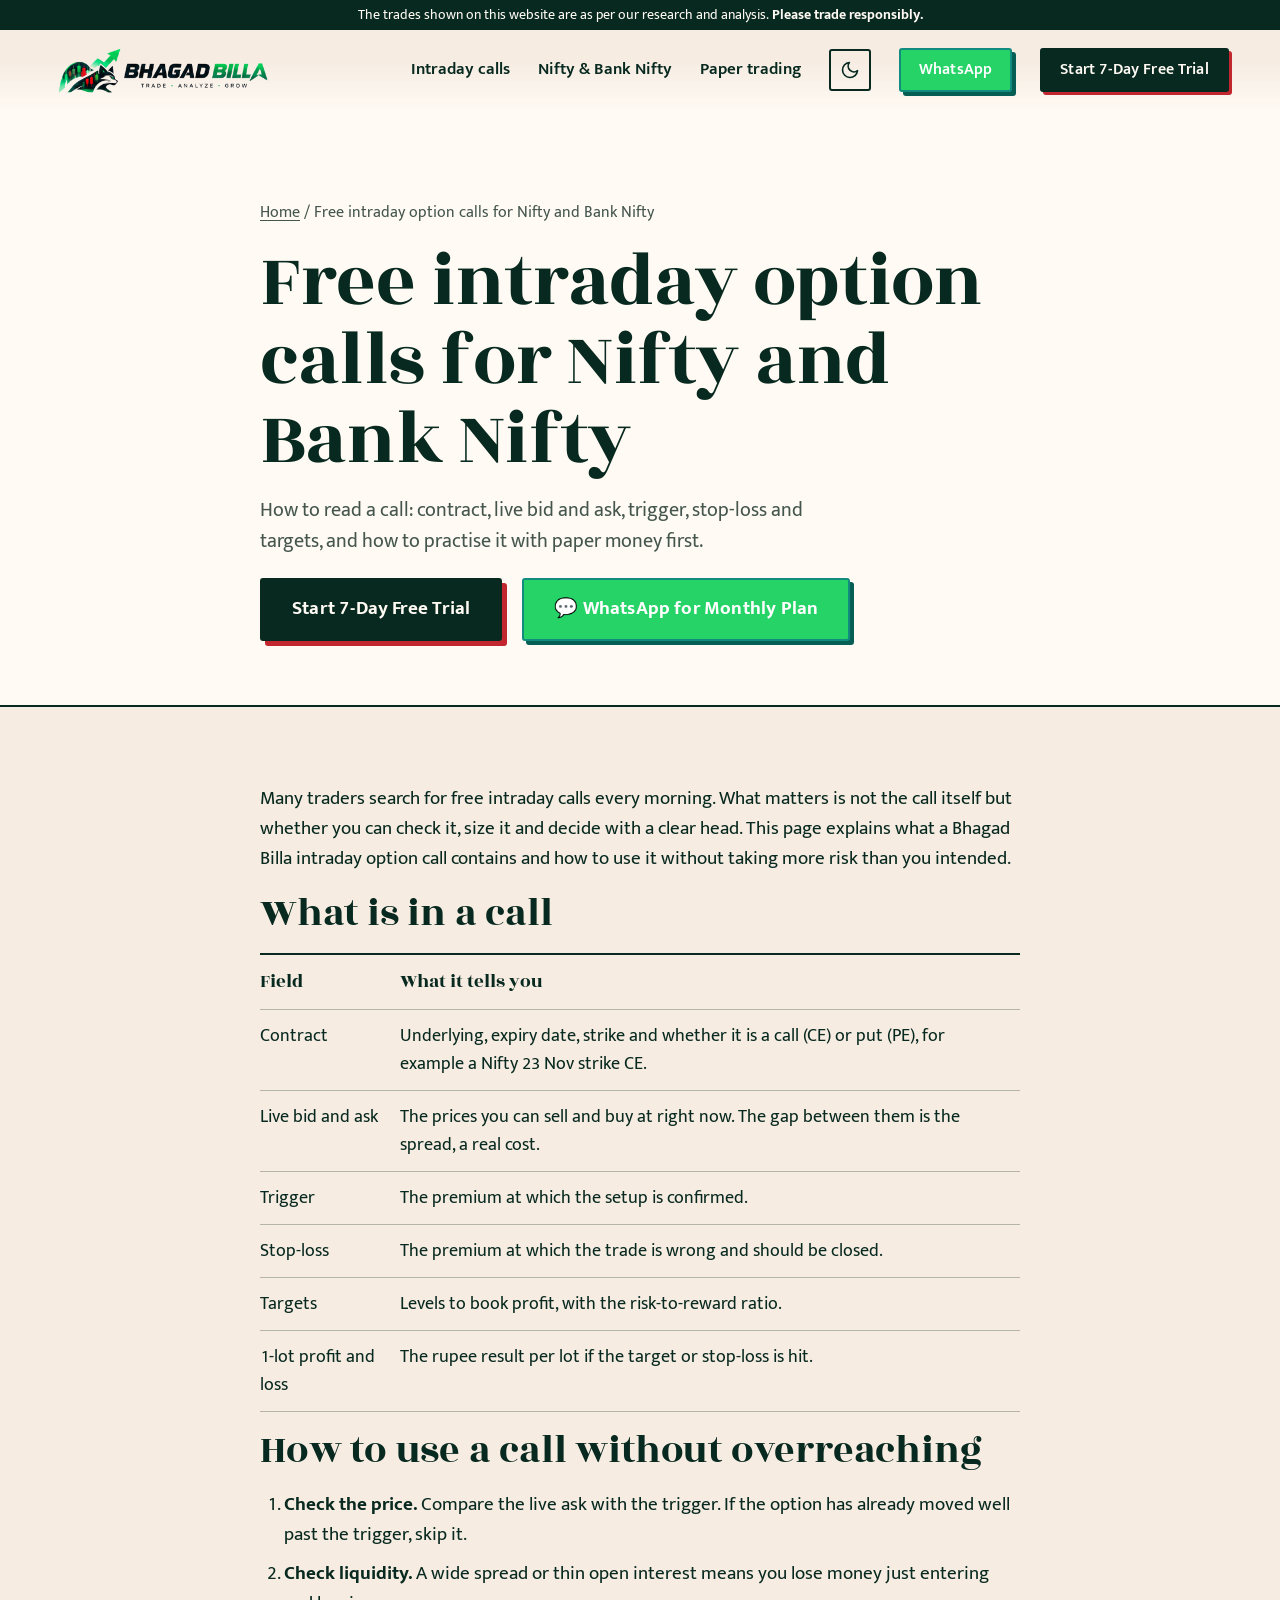
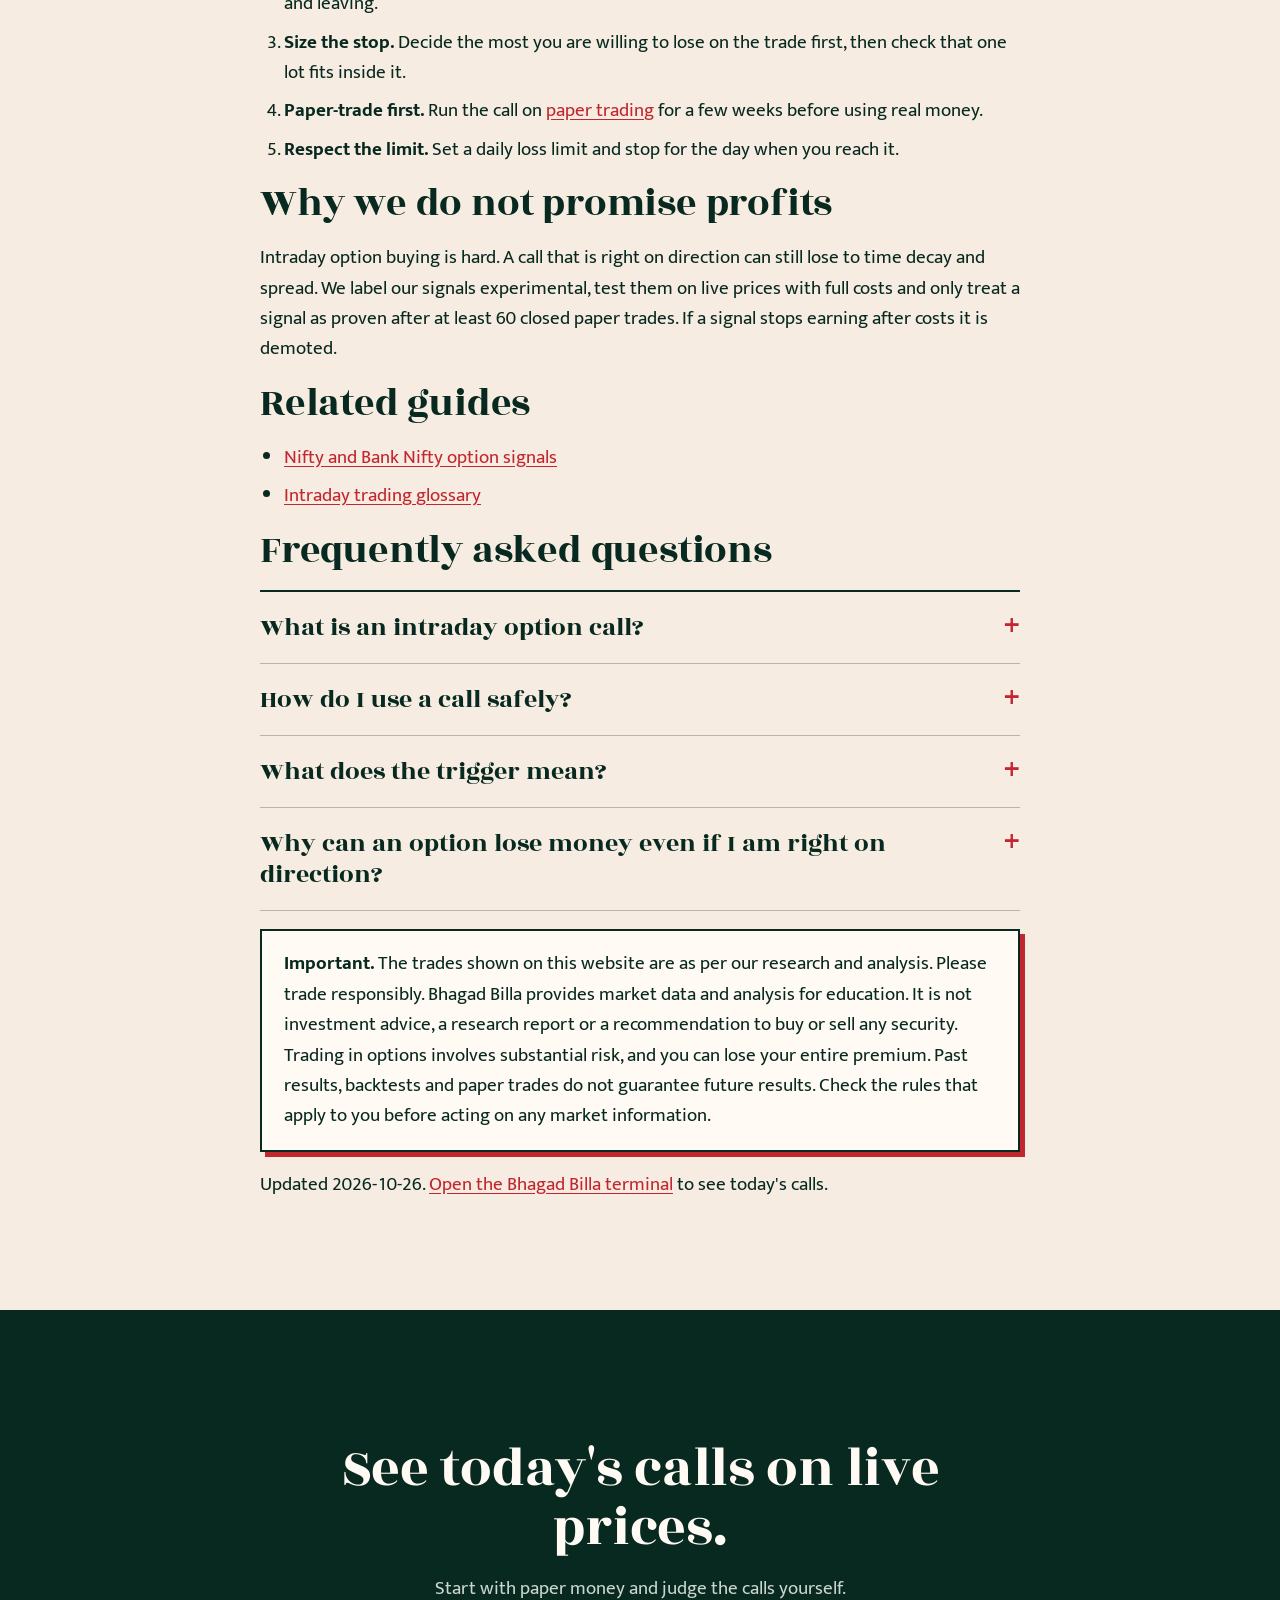
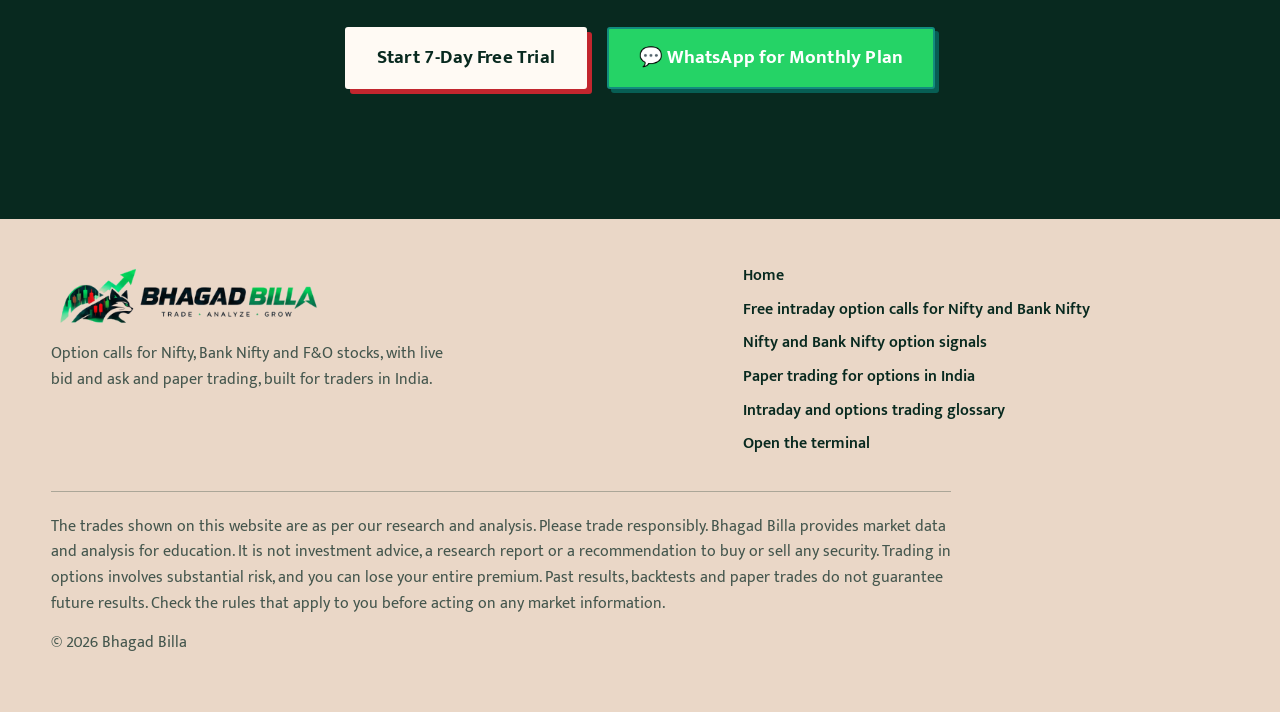
<file: free-intraday-option-calls/index.html>
<!doctype html>
<html lang="en-IN">
<head>
<meta charset="utf-8">
<meta name="viewport" content="width=device-width, initial-scale=1">
<title>Free Intraday Option Calls: Nifty and Bank Nifty | Bhagad Billa</title>
<meta name="description" content="How to read a call: contract, live bid and ask, trigger, stop-loss and targets, and how to practise it with paper money first.">
<link rel="canonical" href="https://bhagadbilla.com/free-intraday-option-calls/">
<link rel="alternate" hreflang="en-IN" href="https://bhagadbilla.com/free-intraday-option-calls/">
<link rel="alternate" hreflang="x-default" href="https://bhagadbilla.com/free-intraday-option-calls/">
<meta name="ticker-url" content="/api/ticker">
<meta name="robots" content="index,follow,max-image-preview:large,max-snippet:-1,max-video-preview:-1">
<meta name="theme-color" content="#f6ece2">
<meta name="geo.region" content="IN">
<meta name="geo.placename" content="India">
<meta name="language" content="en-IN">
<meta property="og:type" content="article">
<meta property="og:site_name" content="Bhagad Billa">
<meta property="og:locale" content="en_IN">
<meta property="og:title" content="Free Intraday Option Calls: Nifty and Bank Nifty | Bhagad Billa">
<meta property="og:description" content="How to read a call: contract, live bid and ask, trigger, stop-loss and targets, and how to practise it with paper money first.">
<meta property="og:url" content="https://bhagadbilla.com/free-intraday-option-calls/">
<meta property="og:image" content="https://bhagadbilla.com/assets/og.png">
<meta property="og:image:width" content="1200">
<meta property="og:image:height" content="630">
<meta property="og:image:alt" content="Bhagad Billa: paper-craft 3D option chain beside the words See the market move before you put money on it">
<meta name="twitter:card" content="summary_large_image">
<meta name="twitter:title" content="Free Intraday Option Calls: Nifty and Bank Nifty | Bhagad Billa">
<meta name="twitter:description" content="How to read a call: contract, live bid and ask, trigger, stop-loss and targets, and how to practise it with paper money first.">
<meta name="twitter:image" content="https://bhagadbilla.com/assets/og.png">
<link rel="icon" type="image/png" sizes="48x48" href="/assets/favicon-48.png">
<link rel="apple-touch-icon" href="/assets/apple-touch-icon.png">
<link rel="manifest" href="/manifest.webmanifest">
<link rel="preconnect" href="https://fonts.googleapis.com">
<link rel="preconnect" href="https://fonts.gstatic.com" crossorigin>
<link href="https://fonts.googleapis.com/css2?family=Mukta:wght@400;500;600;700&family=Rozha+One&display=swap" rel="stylesheet">
<script>try{var t=localStorage.getItem("bb-theme");document.documentElement.setAttribute("data-theme",t==="dark"?"dark":"light")}catch(e){document.documentElement.setAttribute("data-theme","light")}</script>
<link rel="stylesheet" href="/assets/site.css">
<link rel="stylesheet" href="/assets/theme.css">
<script type="application/ld+json">{"@context": "https://schema.org", "@type": "Organization", "@id": "https://bhagadbilla.com/#org", "name": "Bhagad Billa", "url": "https://bhagadbilla.com/", "logo": "https://bhagadbilla.com/assets/icon.png", "sameAs": ["https://bhagadbilla.tech"], "areaServed": {"@type": "Country", "name": "India"}}</script>
<script type="application/ld+json">{"@context": "https://schema.org", "@type": "WebSite", "@id": "https://bhagadbilla.com/#website", "url": "https://bhagadbilla.com/", "name": "Bhagad Billa", "inLanguage": "en-IN", "publisher": {"@id": "https://bhagadbilla.com/#org"}}</script>
<script type="application/ld+json">{"@context": "https://schema.org", "@type": "BreadcrumbList", "itemListElement": [{"@type": "ListItem", "position": 1, "name": "Home", "item": "https://bhagadbilla.com/"}, {"@type": "ListItem", "position": 2, "name": "Free intraday option calls for Nifty and Bank Nifty", "item": "https://bhagadbilla.com/free-intraday-option-calls/"}]}</script>
<script type="application/ld+json">{"@context": "https://schema.org", "@type": "FAQPage", "mainEntity": [{"@type": "Question", "name": "What is an intraday option call?", "acceptedAnswer": {"@type": "Answer", "text": "It is a suggestion to buy a call (CE) or put (PE) option and close it the same day, with a trigger price to enter, a stop-loss to limit the loss and one or more targets to book profit."}}, {"@type": "Question", "name": "How do I use a call safely?", "acceptedAnswer": {"@type": "Answer", "text": "Check the live bid, ask and spread, size the trade so that a stop-loss hit is a loss you can afford, practise on paper first, and never average down on a losing option."}}, {"@type": "Question", "name": "What does the trigger mean?", "acceptedAnswer": {"@type": "Answer", "text": "The trigger is the premium level at which the setup is confirmed. If the price has already run far above it, the call is stale and is better skipped."}}, {"@type": "Question", "name": "Why can an option lose money even if I am right on direction?", "acceptedAnswer": {"@type": "Answer", "text": "Options lose value with time (theta), can lose value when volatility falls, and cost you the bid-ask spread on entry and exit. A small correct move may not cover these."}}]}</script>
<script type="application/ld+json">{"@context": "https://schema.org", "@type": "Article", "headline": "Free intraday option calls for Nifty and Bank Nifty", "description": "How to read a call: contract, live bid and ask, trigger, stop-loss and targets, and how to practise it with paper money first.", "inLanguage": "en-IN", "dateModified": "2026-10-26", "datePublished": "2026-10-26", "mainEntityOfPage": "https://bhagadbilla.com/free-intraday-option-calls/", "author": {"@id": "https://bhagadbilla.com/#org"}, "publisher": {"@id": "https://bhagadbilla.com/#org"}, "image": "https://bhagadbilla.com/assets/og.png"}</script>
</head>
<body>
<a class="skip" href="#main">Skip to content</a>
<div class="notice" role="note">The trades shown on this website are as per our research and analysis.&nbsp;<b>Please trade responsibly.</b></div>
<header class="top solid">
  <a class="brand" href="/" aria-label="Bhagad Billa home"><img class="l-light" src="/assets/logo-lockup.png" width="378" height="88" alt="Bhagad Billa: trade, analyze, grow"><img class="l-dark" src="/assets/logo-lockup-dark.png" width="378" height="88" alt="" aria-hidden="true"></a>
  <nav aria-label="Main">
    <a href="/free-intraday-option-calls/">Intraday calls</a>
    <a href="/nifty-bank-nifty-option-signals/">Nifty &amp; Bank Nifty</a>
    <a href="/paper-trading-india/">Paper trading</a>
    <button class="theme-toggle" type="button" aria-label="Switch to dark mode" aria-pressed="false"><svg class="moon" viewBox="0 0 24 24" fill="none" stroke="currentColor" stroke-width="2" stroke-linecap="round" stroke-linejoin="round" aria-hidden="true"><path d="M21 12.8A9 9 0 1 1 11.2 3a7 7 0 0 0 9.8 9.8z"/></svg><svg class="sun" viewBox="0 0 24 24" fill="none" stroke="currentColor" stroke-width="2" stroke-linecap="round" aria-hidden="true"><circle cx="12" cy="12" r="4"/><path d="M12 2v2M12 20v2M4.9 4.9l1.4 1.4M17.7 17.7l1.4 1.4M2 12h2M20 12h2M4.9 19.1l1.4-1.4M17.7 6.3l1.4-1.4"/></svg></button>
    <a class="btn small wa" href="https://wa.me/916006787207?text=Hi%20Bhagad%20Billa%20team%2C%20I%20want%20to%20know%20more%20about%20the%20monthly%20subscription%20plan." target="_blank" rel="noopener">WhatsApp</a>
    <a class="btn small" href="https://bhagadbilla.tech">Start 7-Day Free Trial</a>
  </nav>
</header>

<main id="main">
  <header class="page-hero"><div class="narrow">
    <p class="crumbs"><a href="/">Home</a> / Free intraday option calls for Nifty and Bank Nifty</p>
    <h1 style="font-size:clamp(42px,6vw,80px)">Free intraday option calls for Nifty and Bank Nifty</h1>
    <p class="lede">How to read a call: contract, live bid and ask, trigger, stop-loss and targets, and how to practise it with paper money first.</p>
    <div class="cta-row"><a class="btn" href="https://bhagadbilla.tech">Start 7-Day Free Trial</a> <a class="btn wa" href="https://wa.me/916006787207?text=Hi%20Bhagad%20Billa%20team%2C%20I%20want%20to%20know%20more%20about%20the%20monthly%20subscription%20plan." target="_blank" rel="noopener">💬 WhatsApp for Monthly Plan</a></div>
  </div></header>
  <article class="prose"><div class="narrow">

    <p>Many traders search for free intraday calls every morning. What matters is not the call itself but whether you can check it, size it and decide with a clear head. This page explains what a Bhagad Billa intraday option call contains and how to use it without taking more risk than you intended.</p>
    <h2>What is in a call</h2>
    <table><thead><tr><th>Field</th><th>What it tells you</th></tr></thead><tbody>
      <tr><td>Contract</td><td>Underlying, expiry date, strike and whether it is a call (CE) or put (PE), for example a Nifty 23 Nov strike CE.</td></tr>
      <tr><td>Live bid and ask</td><td>The prices you can sell and buy at right now. The gap between them is the spread, a real cost.</td></tr>
      <tr><td>Trigger</td><td>The premium at which the setup is confirmed.</td></tr>
      <tr><td>Stop-loss</td><td>The premium at which the trade is wrong and should be closed.</td></tr>
      <tr><td>Targets</td><td>Levels to book profit, with the risk-to-reward ratio.</td></tr>
      <tr><td>1-lot profit and loss</td><td>The rupee result per lot if the target or stop-loss is hit.</td></tr>
    </tbody></table>
    <h2>How to use a call without overreaching</h2>
    <ol>
      <li><b>Check the price.</b> Compare the live ask with the trigger. If the option has already moved well past the trigger, skip it.</li>
      <li><b>Check liquidity.</b> A wide spread or thin open interest means you lose money just entering and leaving.</li>
      <li><b>Size the stop.</b> Decide the most you are willing to lose on the trade first, then check that one lot fits inside it.</li>
      <li><b>Paper-trade first.</b> Run the call on <a href="/paper-trading-india/">paper trading</a> for a few weeks before using real money.</li>
      <li><b>Respect the limit.</b> Set a daily loss limit and stop for the day when you reach it.</li>
    </ol>
    <h2>Why we do not promise profits</h2>
    <p>Intraday option buying is hard. A call that is right on direction can still lose to time decay and spread. We label our signals experimental, test them on live prices with full costs and only treat a signal as proven after at least 60 closed paper trades. If a signal stops earning after costs it is demoted.</p>
    <h2>Related guides</h2>
    <ul><li><a href="/nifty-bank-nifty-option-signals/">Nifty and Bank Nifty option signals</a></li><li><a href="/intraday-trading-glossary/">Intraday trading glossary</a></li></ul>

<h2>Frequently asked questions</h2><div class="faq"><details><summary>What is an intraday option call?</summary><p>It is a suggestion to buy a call (CE) or put (PE) option and close it the same day, with a trigger price to enter, a stop-loss to limit the loss and one or more targets to book profit.</p></details><details><summary>How do I use a call safely?</summary><p>Check the live bid, ask and spread, size the trade so that a stop-loss hit is a loss you can afford, practise on paper first, and never average down on a losing option.</p></details><details><summary>What does the trigger mean?</summary><p>The trigger is the premium level at which the setup is confirmed. If the price has already run far above it, the call is stale and is better skipped.</p></details><details><summary>Why can an option lose money even if I am right on direction?</summary><p>Options lose value with time (theta), can lose value when volatility falls, and cost you the bid-ask spread on entry and exit. A small correct move may not cover these.</p></details></div>
    <div class="callout"><b>Important.</b> The trades shown on this website are as per our research and analysis. Please trade responsibly. Bhagad Billa provides market data and analysis for education. It is not investment advice, a research report or a recommendation to buy or sell any security. Trading in options involves substantial risk, and you can lose your entire premium. Past results, backtests and paper trades do not guarantee future results. Check the rules that apply to you before acting on any market information.</div>
    <p>Updated 2026-10-26. <a href="https://bhagadbilla.tech">Open the Bhagad Billa terminal</a> to see today's calls.</p>
  </div></article>
  <section class="block closing"><div class="wrap"><h2>See today's calls on live prices.</h2>
    <p class="sub">Start with paper money and judge the calls yourself.</p><div class="cta-row"><a class="btn" href="https://bhagadbilla.tech">Start 7-Day Free Trial</a> <a class="btn wa" href="https://wa.me/916006787207?text=Hi%20Bhagad%20Billa%20team%2C%20I%20want%20to%20know%20more%20about%20the%20monthly%20subscription%20plan." target="_blank" rel="noopener">💬 WhatsApp for Monthly Plan</a></div></div></section>
</main>

<footer>
  <div class="wrap">
    <div class="cols">
      <div><a class="brand" href="/"><img class="l-light" src="/assets/logo-lockup.png" width="378" height="88" alt="Bhagad Billa: trade, analyze, grow"><img class="l-dark" src="/assets/logo-lockup-dark.png" width="378" height="88" alt="" aria-hidden="true"></a>
        <p style="margin-top:14px;max-width:46ch">Option calls for Nifty, Bank Nifty and F&amp;O stocks, with live bid and ask and paper trading, built for traders in India.</p></div>
      <nav aria-label="Footer"><a href="/">Home</a><a href="/free-intraday-option-calls/">Free intraday option calls for Nifty and Bank Nifty</a><a href="/nifty-bank-nifty-option-signals/">Nifty and Bank Nifty option signals</a><a href="/paper-trading-india/">Paper trading for options in India</a><a href="/intraday-trading-glossary/">Intraday and options trading glossary</a><a href="https://bhagadbilla.tech">Open the terminal</a></nav>
    </div>
    <p class="legal">The trades shown on this website are as per our research and analysis. Please trade responsibly. Bhagad Billa provides market data and analysis for education. It is not investment advice, a research report or a recommendation to buy or sell any security. Trading in options involves substantial risk, and you can lose your entire premium. Past results, backtests and paper trades do not guarantee future results. Check the rules that apply to you before acting on any market information.</p>
    <p style="margin-top:14px">&copy; <span id="yr">2026</span> Bhagad Billa</p>
  </div>
</footer>
<script src="/assets/site.js" defer></script>
<script src="/assets/theme.js" defer></script>
</body>
</html>
</file>
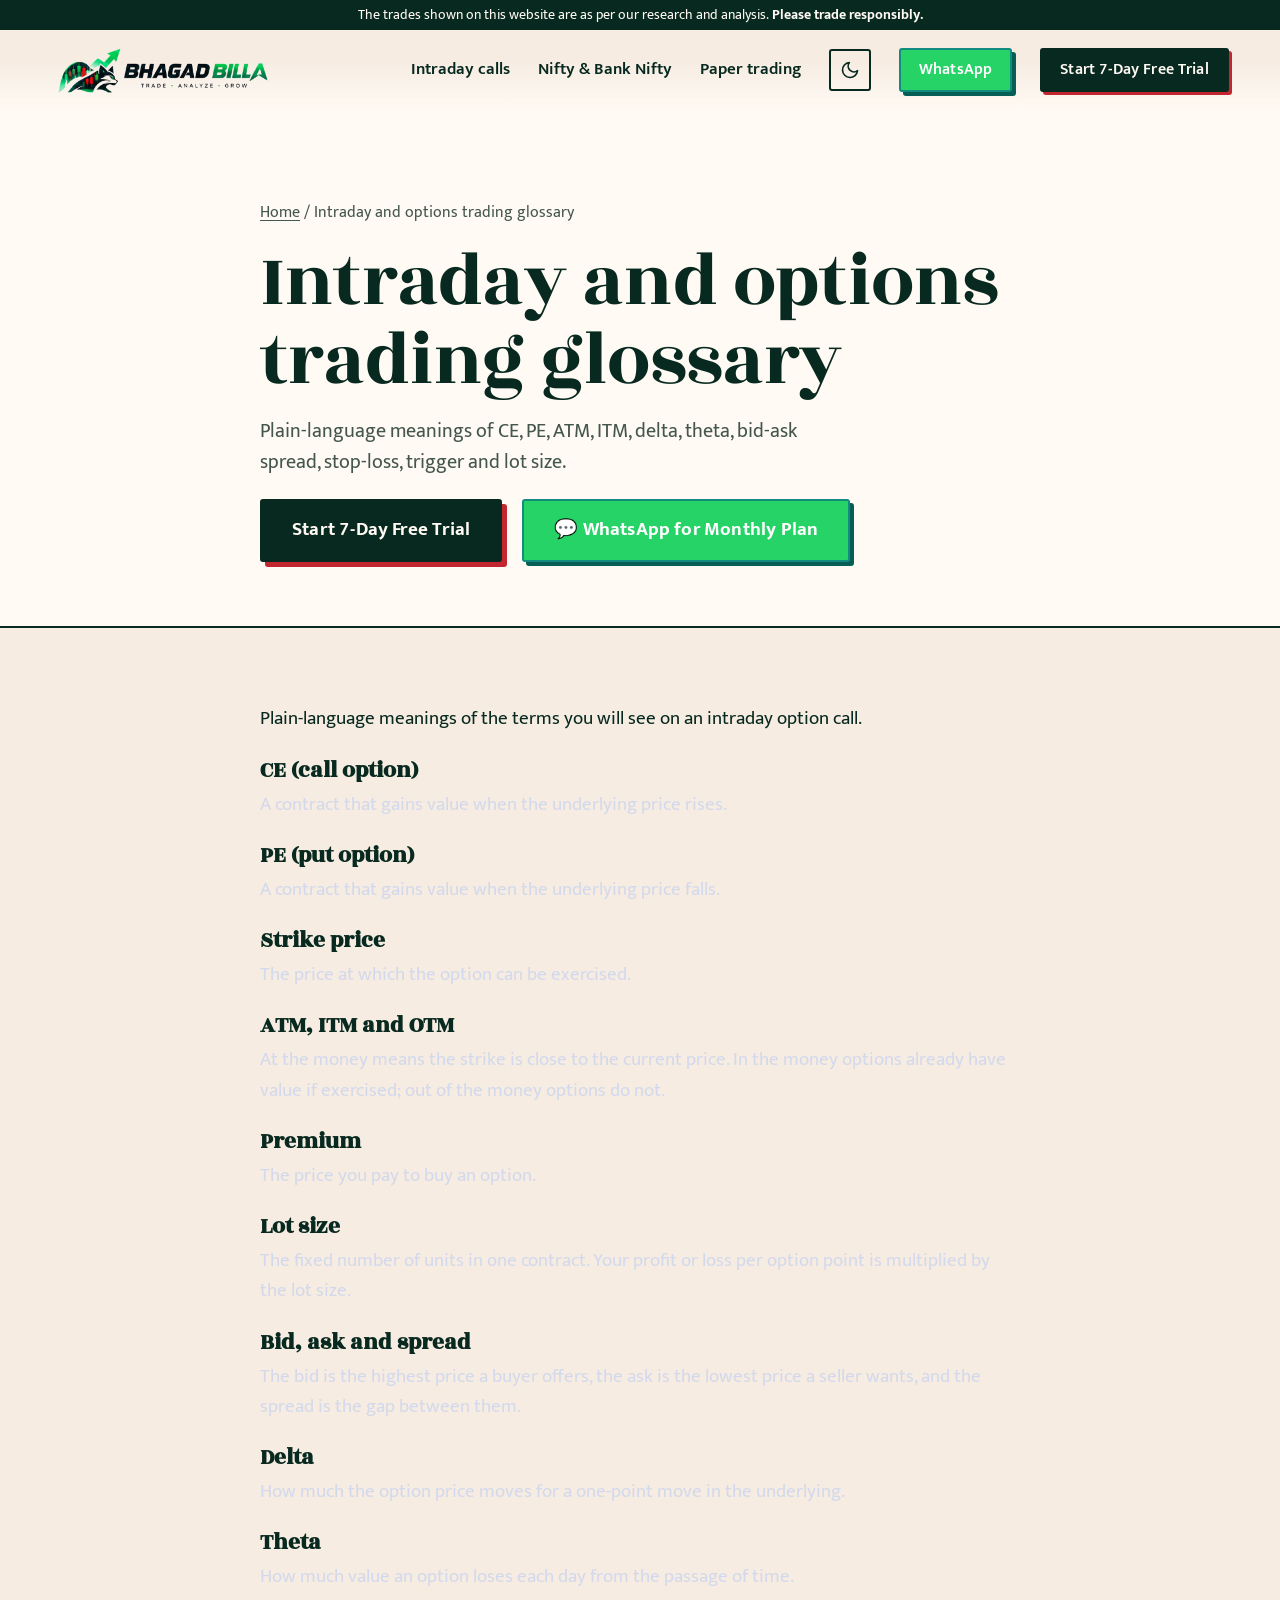
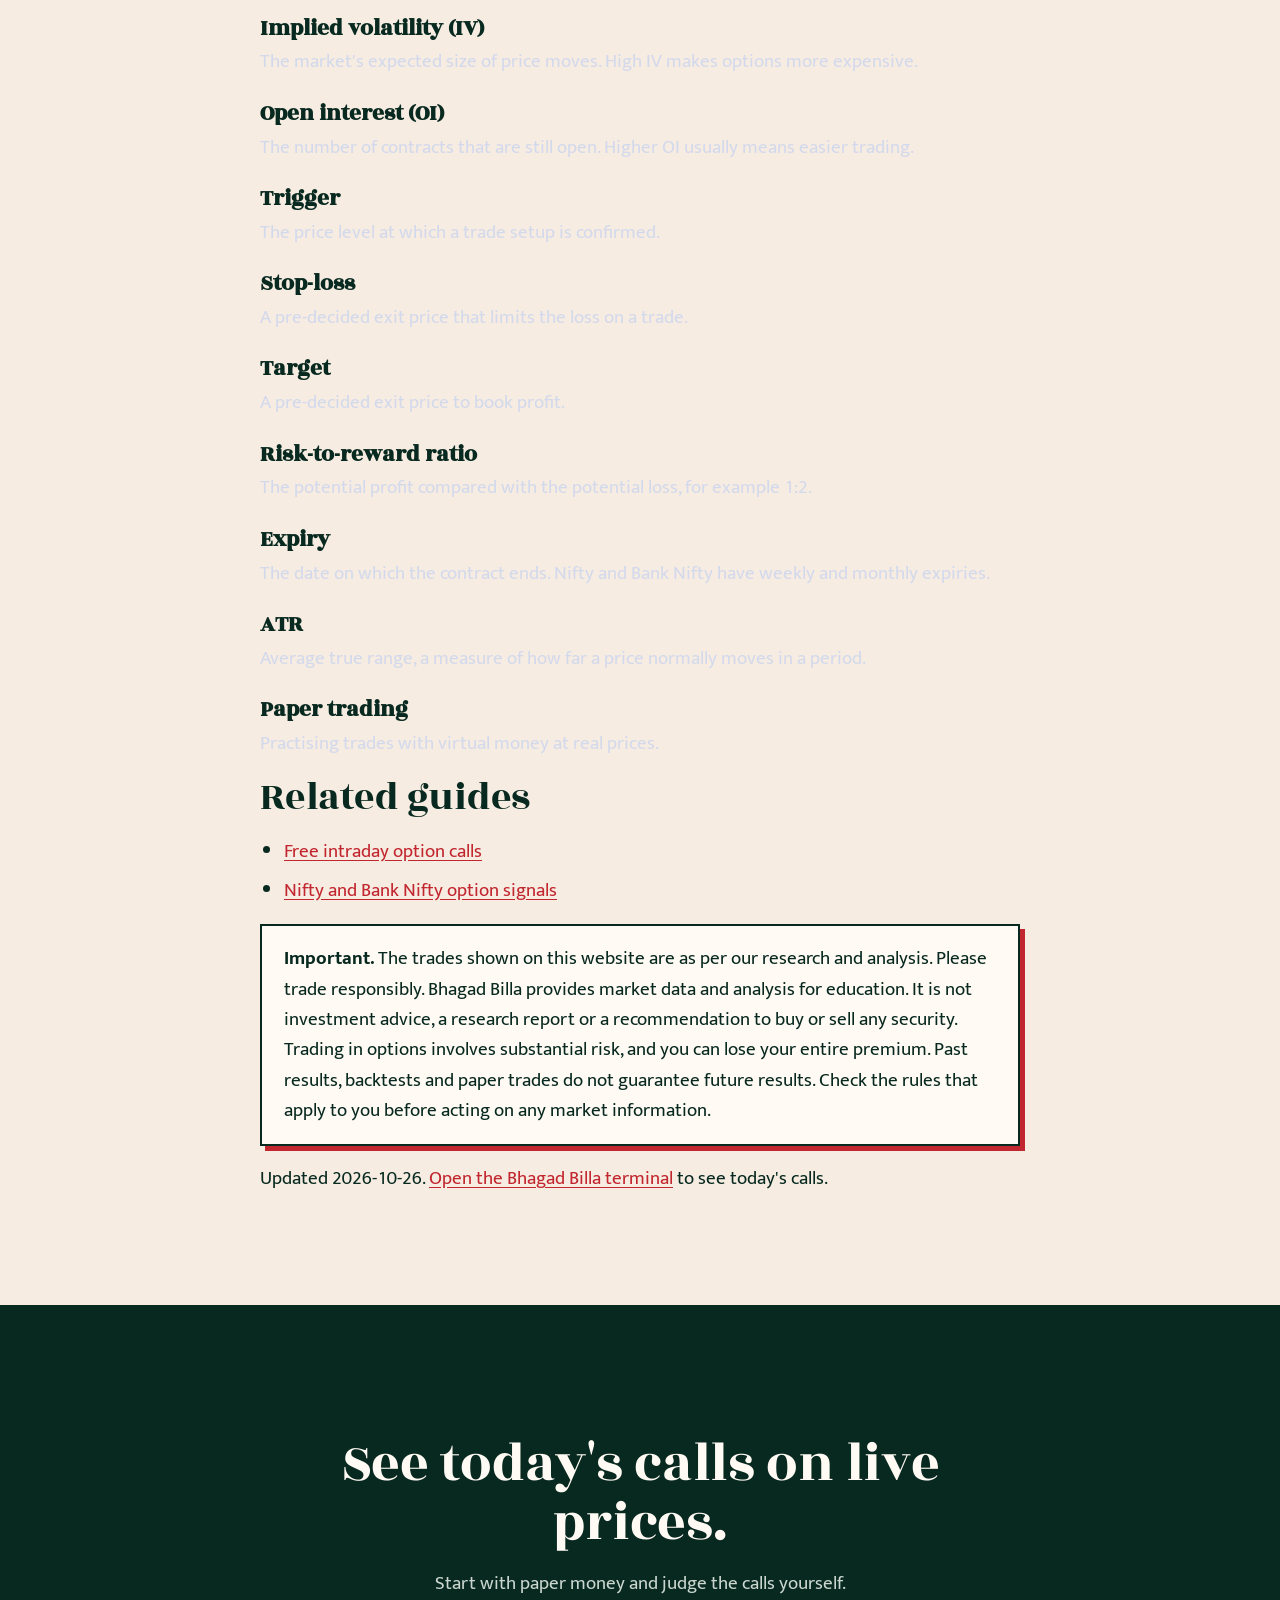
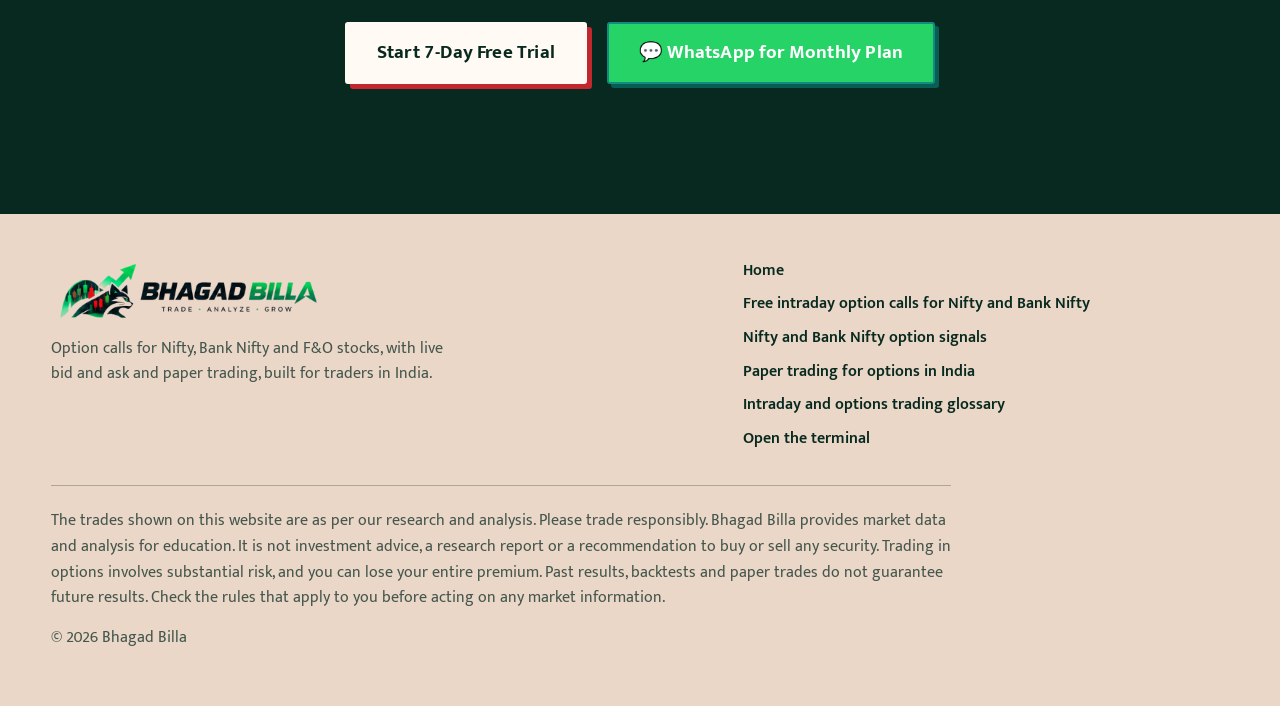
<file: intraday-trading-glossary/index.html>
<!doctype html>
<html lang="en-IN">
<head>
<meta charset="utf-8">
<meta name="viewport" content="width=device-width, initial-scale=1">
<title>Intraday and Options Trading Glossary | Bhagad Billa</title>
<meta name="description" content="Plain-language meanings of CE, PE, ATM, ITM, delta, theta, bid-ask spread, stop-loss, trigger and lot size.">
<link rel="canonical" href="https://bhagadbilla.com/intraday-trading-glossary/">
<link rel="alternate" hreflang="en-IN" href="https://bhagadbilla.com/intraday-trading-glossary/">
<link rel="alternate" hreflang="x-default" href="https://bhagadbilla.com/intraday-trading-glossary/">
<meta name="ticker-url" content="/api/ticker">
<meta name="robots" content="index,follow,max-image-preview:large,max-snippet:-1,max-video-preview:-1">
<meta name="theme-color" content="#f6ece2">
<meta name="geo.region" content="IN">
<meta name="geo.placename" content="India">
<meta name="language" content="en-IN">
<meta property="og:type" content="article">
<meta property="og:site_name" content="Bhagad Billa">
<meta property="og:locale" content="en_IN">
<meta property="og:title" content="Intraday and Options Trading Glossary | Bhagad Billa">
<meta property="og:description" content="Plain-language meanings of CE, PE, ATM, ITM, delta, theta, bid-ask spread, stop-loss, trigger and lot size.">
<meta property="og:url" content="https://bhagadbilla.com/intraday-trading-glossary/">
<meta property="og:image" content="https://bhagadbilla.com/assets/og.png">
<meta property="og:image:width" content="1200">
<meta property="og:image:height" content="630">
<meta property="og:image:alt" content="Bhagad Billa: paper-craft 3D option chain beside the words See the market move before you put money on it">
<meta name="twitter:card" content="summary_large_image">
<meta name="twitter:title" content="Intraday and Options Trading Glossary | Bhagad Billa">
<meta name="twitter:description" content="Plain-language meanings of CE, PE, ATM, ITM, delta, theta, bid-ask spread, stop-loss, trigger and lot size.">
<meta name="twitter:image" content="https://bhagadbilla.com/assets/og.png">
<link rel="icon" type="image/png" sizes="48x48" href="/assets/favicon-48.png">
<link rel="apple-touch-icon" href="/assets/apple-touch-icon.png">
<link rel="manifest" href="/manifest.webmanifest">
<link rel="preconnect" href="https://fonts.googleapis.com">
<link rel="preconnect" href="https://fonts.gstatic.com" crossorigin>
<link href="https://fonts.googleapis.com/css2?family=Mukta:wght@400;500;600;700&family=Rozha+One&display=swap" rel="stylesheet">
<script>try{var t=localStorage.getItem("bb-theme");document.documentElement.setAttribute("data-theme",t==="dark"?"dark":"light")}catch(e){document.documentElement.setAttribute("data-theme","light")}</script>
<link rel="stylesheet" href="/assets/site.css">
<link rel="stylesheet" href="/assets/theme.css">
<script type="application/ld+json">{"@context": "https://schema.org", "@type": "Organization", "@id": "https://bhagadbilla.com/#org", "name": "Bhagad Billa", "url": "https://bhagadbilla.com/", "logo": "https://bhagadbilla.com/assets/icon.png", "sameAs": ["https://bhagadbilla.tech"], "areaServed": {"@type": "Country", "name": "India"}}</script>
<script type="application/ld+json">{"@context": "https://schema.org", "@type": "WebSite", "@id": "https://bhagadbilla.com/#website", "url": "https://bhagadbilla.com/", "name": "Bhagad Billa", "inLanguage": "en-IN", "publisher": {"@id": "https://bhagadbilla.com/#org"}}</script>
<script type="application/ld+json">{"@context": "https://schema.org", "@type": "BreadcrumbList", "itemListElement": [{"@type": "ListItem", "position": 1, "name": "Home", "item": "https://bhagadbilla.com/"}, {"@type": "ListItem", "position": 2, "name": "Intraday and options trading glossary", "item": "https://bhagadbilla.com/intraday-trading-glossary/"}]}</script>
<script type="application/ld+json">{"@context": "https://schema.org", "@type": "Article", "headline": "Intraday and options trading glossary", "description": "Plain-language meanings of CE, PE, ATM, ITM, delta, theta, bid-ask spread, stop-loss, trigger and lot size.", "inLanguage": "en-IN", "dateModified": "2026-10-26", "datePublished": "2026-10-26", "mainEntityOfPage": "https://bhagadbilla.com/intraday-trading-glossary/", "author": {"@id": "https://bhagadbilla.com/#org"}, "publisher": {"@id": "https://bhagadbilla.com/#org"}, "image": "https://bhagadbilla.com/assets/og.png"}</script>
</head>
<body>
<a class="skip" href="#main">Skip to content</a>
<div class="notice" role="note">The trades shown on this website are as per our research and analysis.&nbsp;<b>Please trade responsibly.</b></div>
<header class="top solid">
  <a class="brand" href="/" aria-label="Bhagad Billa home"><img class="l-light" src="/assets/logo-lockup.png" width="378" height="88" alt="Bhagad Billa: trade, analyze, grow"><img class="l-dark" src="/assets/logo-lockup-dark.png" width="378" height="88" alt="" aria-hidden="true"></a>
  <nav aria-label="Main">
    <a href="/free-intraday-option-calls/">Intraday calls</a>
    <a href="/nifty-bank-nifty-option-signals/">Nifty &amp; Bank Nifty</a>
    <a href="/paper-trading-india/">Paper trading</a>
    <button class="theme-toggle" type="button" aria-label="Switch to dark mode" aria-pressed="false"><svg class="moon" viewBox="0 0 24 24" fill="none" stroke="currentColor" stroke-width="2" stroke-linecap="round" stroke-linejoin="round" aria-hidden="true"><path d="M21 12.8A9 9 0 1 1 11.2 3a7 7 0 0 0 9.8 9.8z"/></svg><svg class="sun" viewBox="0 0 24 24" fill="none" stroke="currentColor" stroke-width="2" stroke-linecap="round" aria-hidden="true"><circle cx="12" cy="12" r="4"/><path d="M12 2v2M12 20v2M4.9 4.9l1.4 1.4M17.7 17.7l1.4 1.4M2 12h2M20 12h2M4.9 19.1l1.4-1.4M17.7 6.3l1.4-1.4"/></svg></button>
    <a class="btn small wa" href="https://wa.me/916006787207?text=Hi%20Bhagad%20Billa%20team%2C%20I%20want%20to%20know%20more%20about%20the%20monthly%20subscription%20plan." target="_blank" rel="noopener">WhatsApp</a>
    <a class="btn small" href="https://bhagadbilla.tech">Start 7-Day Free Trial</a>
  </nav>
</header>

<main id="main">
  <header class="page-hero"><div class="narrow">
    <p class="crumbs"><a href="/">Home</a> / Intraday and options trading glossary</p>
    <h1 style="font-size:clamp(42px,6vw,80px)">Intraday and options trading glossary</h1>
    <p class="lede">Plain-language meanings of CE, PE, ATM, ITM, delta, theta, bid-ask spread, stop-loss, trigger and lot size.</p>
    <div class="cta-row"><a class="btn" href="https://bhagadbilla.tech">Start 7-Day Free Trial</a> <a class="btn wa" href="https://wa.me/916006787207?text=Hi%20Bhagad%20Billa%20team%2C%20I%20want%20to%20know%20more%20about%20the%20monthly%20subscription%20plan." target="_blank" rel="noopener">💬 WhatsApp for Monthly Plan</a></div>
  </div></header>
  <article class="prose"><div class="narrow">
    <p>Plain-language meanings of the terms you will see on an intraday option call.</p>
    <dl style="display:grid;gap:18px"><div><dt style="font-family:var(--display);font-weight:700;font-size:23px">CE (call option)</dt><dd style="color:#d3d9ec">A contract that gains value when the underlying price rises.</dd></div><div><dt style="font-family:var(--display);font-weight:700;font-size:23px">PE (put option)</dt><dd style="color:#d3d9ec">A contract that gains value when the underlying price falls.</dd></div><div><dt style="font-family:var(--display);font-weight:700;font-size:23px">Strike price</dt><dd style="color:#d3d9ec">The price at which the option can be exercised.</dd></div><div><dt style="font-family:var(--display);font-weight:700;font-size:23px">ATM, ITM and OTM</dt><dd style="color:#d3d9ec">At the money means the strike is close to the current price. In the money options already have value if exercised; out of the money options do not.</dd></div><div><dt style="font-family:var(--display);font-weight:700;font-size:23px">Premium</dt><dd style="color:#d3d9ec">The price you pay to buy an option.</dd></div><div><dt style="font-family:var(--display);font-weight:700;font-size:23px">Lot size</dt><dd style="color:#d3d9ec">The fixed number of units in one contract. Your profit or loss per option point is multiplied by the lot size.</dd></div><div><dt style="font-family:var(--display);font-weight:700;font-size:23px">Bid, ask and spread</dt><dd style="color:#d3d9ec">The bid is the highest price a buyer offers, the ask is the lowest price a seller wants, and the spread is the gap between them.</dd></div><div><dt style="font-family:var(--display);font-weight:700;font-size:23px">Delta</dt><dd style="color:#d3d9ec">How much the option price moves for a one-point move in the underlying.</dd></div><div><dt style="font-family:var(--display);font-weight:700;font-size:23px">Theta</dt><dd style="color:#d3d9ec">How much value an option loses each day from the passage of time.</dd></div><div><dt style="font-family:var(--display);font-weight:700;font-size:23px">Implied volatility (IV)</dt><dd style="color:#d3d9ec">The market&#x27;s expected size of price moves. High IV makes options more expensive.</dd></div><div><dt style="font-family:var(--display);font-weight:700;font-size:23px">Open interest (OI)</dt><dd style="color:#d3d9ec">The number of contracts that are still open. Higher OI usually means easier trading.</dd></div><div><dt style="font-family:var(--display);font-weight:700;font-size:23px">Trigger</dt><dd style="color:#d3d9ec">The price level at which a trade setup is confirmed.</dd></div><div><dt style="font-family:var(--display);font-weight:700;font-size:23px">Stop-loss</dt><dd style="color:#d3d9ec">A pre-decided exit price that limits the loss on a trade.</dd></div><div><dt style="font-family:var(--display);font-weight:700;font-size:23px">Target</dt><dd style="color:#d3d9ec">A pre-decided exit price to book profit.</dd></div><div><dt style="font-family:var(--display);font-weight:700;font-size:23px">Risk-to-reward ratio</dt><dd style="color:#d3d9ec">The potential profit compared with the potential loss, for example 1:2.</dd></div><div><dt style="font-family:var(--display);font-weight:700;font-size:23px">Expiry</dt><dd style="color:#d3d9ec">The date on which the contract ends. Nifty and Bank Nifty have weekly and monthly expiries.</dd></div><div><dt style="font-family:var(--display);font-weight:700;font-size:23px">ATR</dt><dd style="color:#d3d9ec">Average true range, a measure of how far a price normally moves in a period.</dd></div><div><dt style="font-family:var(--display);font-weight:700;font-size:23px">Paper trading</dt><dd style="color:#d3d9ec">Practising trades with virtual money at real prices.</dd></div></dl>
    <h2>Related guides</h2>
    <ul><li><a href="/free-intraday-option-calls/">Free intraday option calls</a></li><li><a href="/nifty-bank-nifty-option-signals/">Nifty and Bank Nifty option signals</a></li></ul>


    <div class="callout"><b>Important.</b> The trades shown on this website are as per our research and analysis. Please trade responsibly. Bhagad Billa provides market data and analysis for education. It is not investment advice, a research report or a recommendation to buy or sell any security. Trading in options involves substantial risk, and you can lose your entire premium. Past results, backtests and paper trades do not guarantee future results. Check the rules that apply to you before acting on any market information.</div>
    <p>Updated 2026-10-26. <a href="https://bhagadbilla.tech">Open the Bhagad Billa terminal</a> to see today's calls.</p>
  </div></article>
  <section class="block closing"><div class="wrap"><h2>See today's calls on live prices.</h2>
    <p class="sub">Start with paper money and judge the calls yourself.</p><div class="cta-row"><a class="btn" href="https://bhagadbilla.tech">Start 7-Day Free Trial</a> <a class="btn wa" href="https://wa.me/916006787207?text=Hi%20Bhagad%20Billa%20team%2C%20I%20want%20to%20know%20more%20about%20the%20monthly%20subscription%20plan." target="_blank" rel="noopener">💬 WhatsApp for Monthly Plan</a></div></div></section>
</main>

<footer>
  <div class="wrap">
    <div class="cols">
      <div><a class="brand" href="/"><img class="l-light" src="/assets/logo-lockup.png" width="378" height="88" alt="Bhagad Billa: trade, analyze, grow"><img class="l-dark" src="/assets/logo-lockup-dark.png" width="378" height="88" alt="" aria-hidden="true"></a>
        <p style="margin-top:14px;max-width:46ch">Option calls for Nifty, Bank Nifty and F&amp;O stocks, with live bid and ask and paper trading, built for traders in India.</p></div>
      <nav aria-label="Footer"><a href="/">Home</a><a href="/free-intraday-option-calls/">Free intraday option calls for Nifty and Bank Nifty</a><a href="/nifty-bank-nifty-option-signals/">Nifty and Bank Nifty option signals</a><a href="/paper-trading-india/">Paper trading for options in India</a><a href="/intraday-trading-glossary/">Intraday and options trading glossary</a><a href="https://bhagadbilla.tech">Open the terminal</a></nav>
    </div>
    <p class="legal">The trades shown on this website are as per our research and analysis. Please trade responsibly. Bhagad Billa provides market data and analysis for education. It is not investment advice, a research report or a recommendation to buy or sell any security. Trading in options involves substantial risk, and you can lose your entire premium. Past results, backtests and paper trades do not guarantee future results. Check the rules that apply to you before acting on any market information.</p>
    <p style="margin-top:14px">&copy; <span id="yr">2026</span> Bhagad Billa</p>
  </div>
</footer>
<script src="/assets/site.js" defer></script>
<script src="/assets/theme.js" defer></script>
</body>
</html>
</file>
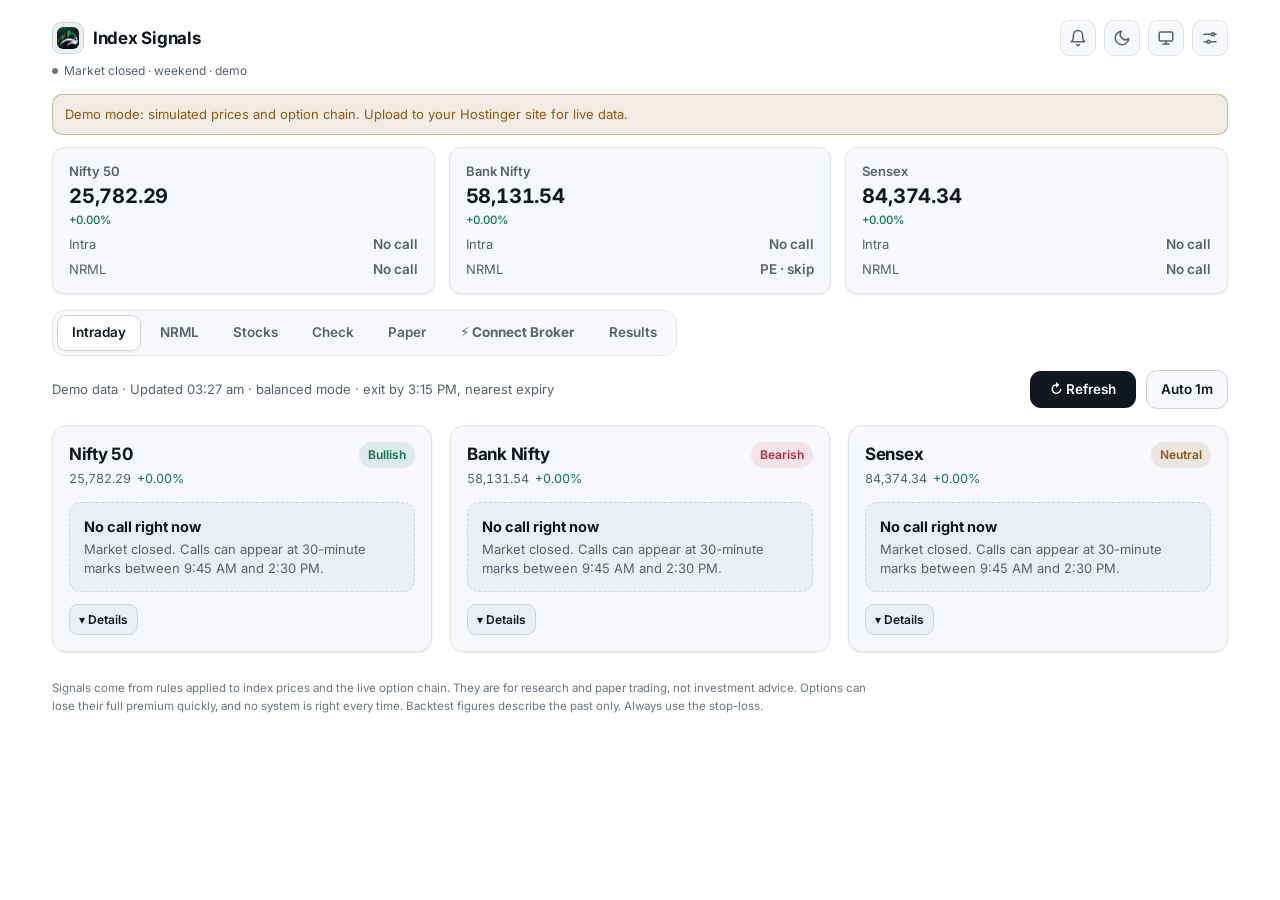
<file: marketcalls/index.html>
<!DOCTYPE html>
<html lang="en">
<head>
<meta charset="utf-8">
<meta name="viewport" content="width=device-width, initial-scale=1.0, maximum-scale=1.0, user-scalable=no, viewport-fit=cover">
<meta name="robots" content="noindex,nofollow">
<meta name="theme-color" content="#FFFFFF">
<meta name="mobile-web-app-capable" content="yes">
<meta name="apple-mobile-web-app-capable" content="yes">
<meta name="apple-mobile-web-app-status-bar-style" content="black-translucent">
<meta name="apple-mobile-web-app-title" content="IndexSignals">
<link rel="manifest" href="manifest.json">
<link rel="icon" type="image/svg+xml" href="icon.svg">
<link rel="icon" type="image/png" sizes="192x192" href="icon-192.png">
<link rel="apple-touch-icon" href="apple-touch-icon.png">
<script>try{var __t=JSON.parse(localStorage.getItem('ix_theme'))==='dark'?'dark':'light';document.documentElement.setAttribute('data-theme',__t);if(__t==='dark')document.querySelector('meta[name=theme-color]').setAttribute('content','#0A0E13')}catch(e){document.documentElement.setAttribute('data-theme','light')}</script>
<title>Index Signals — Nifty, Bank Nifty, Sensex</title>
<script>
(function(){
  if(typeof window==='undefined')return;
  document.addEventListener('contextmenu',function(e){
    var tag=e.target&&e.target.tagName;
    if(tag!=='INPUT'&&tag!=='TEXTAREA')e.preventDefault();
  },false);
  document.addEventListener('keydown',function(e){
    if(e.key==='F12'||e.keyCode===123){e.preventDefault();return false}
    if((e.ctrlKey||e.metaKey)&&e.shiftKey&&/^[IJCijc]$/.test(e.key)){e.preventDefault();return false}
    if((e.ctrlKey||e.metaKey)&&/^[UuSs]$/.test(e.key)){e.preventDefault();return false}
  },false);
  if(!window.__RUNNER&&(!window.navigator||!window.navigator.webdriver)){
    try{
      var noop=function(){};
      var c=window.console;
      if(c){c.log=noop;c.info=noop;c.debug=noop;c.dir=noop;c.table=noop}
      setInterval(function(){
        try{(function(){return false})['constructor']('debugger')()}catch(x){}
      },2000);
    }catch(e){}
  }
})();
</script>
<link rel="preconnect" href="https://fonts.googleapis.com">
<link href="https://fonts.googleapis.com/css2?family=Inter:wght@400;500;600;700&display=swap" rel="stylesheet">
<style>
:root{color-scheme:light;--bg:#FFFFFF;--s1:#F6F8FB;--s2:#ECF0F5;--sel:#FFFFFF;--line:#E1E7EE;--line2:#CDD5DF;--tx:#0F1720;--mu:#566273;--mu2:#6B7584;--inv:#FFFFFF;--invsoft:rgba(255,255,255,.35);--scrim:rgba(15,23,32,.42);--sh:0 1px 3px rgba(15,23,32,.05),0 1px 2px rgba(15,23,32,.04);
--up:#0A7A52;--upbg:rgba(10,122,82,.10);--upbd:rgba(10,122,82,.38);--upfill:rgba(10,122,82,.35);--dn:#C0293A;--dnbg:rgba(192,41,58,.09);--dnbd:rgba(192,41,58,.38);--dnfill:rgba(192,41,58,.35);--amb:#96570A;--ambbg:rgba(150,87,10,.11);--ambbd:rgba(150,87,10,.38);--acc:#2563EB;--r:14px}
:root[data-theme=dark]{color-scheme:dark;--bg:#0A0E13;--s1:#11161D;--s2:#171E27;--sel:#171E27;--line:#1F2832;--line2:#2A3542;--tx:#E7ECF1;--mu:#8A97A6;--mu2:#5F6B79;--inv:#0A0E13;--invsoft:rgba(10,14,19,.25);--scrim:rgba(0,0,0,.62);--sh:none;
--up:#1DBF84;--upbg:rgba(29,191,132,.12);--upbd:rgba(29,191,132,.32);--upfill:rgba(29,191,132,.45);--dn:#F0525F;--dnbg:rgba(240,82,95,.12);--dnbd:rgba(240,82,95,.35);--dnfill:rgba(240,82,95,.45);--amb:#E8B04A;--ambbg:rgba(232,176,74,.12);--ambbd:rgba(232,176,74,.3);--acc:#4C8DFF}
*{box-sizing:border-box;margin:0;padding:0;-webkit-tap-highlight-color:transparent}
html,body{background:var(--bg);color:var(--tx);font-family:Inter,system-ui,-apple-system,sans-serif;font-size:15px;line-height:1.45;-webkit-user-select:none;user-select:none;width:100%;max-width:100%;overflow-x:hidden;-webkit-text-size-adjust:100%;text-size-adjust:100%;touch-action:manipulation}
button{font:inherit;color:inherit;background:none;border:0;cursor:pointer}
button:focus-visible,input:focus-visible,select:focus-visible{outline:2px solid var(--acc);outline-offset:2px}
input,textarea,select{font:inherit;color:var(--tx);-webkit-user-select:auto;user-select:auto;max-width:100%}
.num{font-variant-numeric:tabular-nums}
.app{width:100%;max-width:560px;margin:0 auto;padding:0 16px 40px;min-height:100vh;box-sizing:border-box;overflow-x:hidden}
@media(max-width:480px){.app{padding:0 12px 32px}}
.top{padding:14px 0 10px;display:flex;flex-direction:column;gap:6px}
.top-bar{display:flex;align-items:center;justify-content:space-between;width:100%;gap:10px}
.brand{display:flex;align-items:center;gap:9px}
.mark{width:32px;height:32px;border-radius:9px;background:var(--s2);border:1px solid var(--line2);display:grid;place-items:center;flex-shrink:0}
.bname{font-weight:700;font-size:17px;letter-spacing:-.015em;white-space:nowrap}
.bsub{font-size:12px;color:var(--mu);display:flex;align-items:center;gap:6px;flex-wrap:wrap;line-height:1.4;padding:1px 0 0}
.dot{width:6px;height:6px;border-radius:50%;background:var(--mu2);flex-shrink:0}.dot.on{background:var(--up);box-shadow:0 0 0 3px var(--upbg)}
.icon{width:36px;height:36px;border-radius:9px;display:grid;place-items:center;border:1px solid var(--line);background:var(--s1);color:var(--mu);flex-shrink:0;transition:border-color .15s,color .15s,background-color .15s}.icon:hover{border-color:var(--line2);color:var(--tx)}.icon.on{color:var(--up);border-color:var(--upbd);background:var(--upbg)}
.hb{display:flex;align-items:center;gap:6px;flex-shrink:0}
@media(max-width:600px){
  #btnLayout{display:none}
  .hb{gap:5px}
  .icon{width:33px;height:33px}
  .top{padding:12px 0 8px}
}
.pwa-banner{font-size:13px;background:var(--upbg);border:1px solid var(--upbd);color:var(--tx);padding:10px 12px;border-radius:10px;margin-bottom:12px;display:flex;align-items:center;justify-content:space-between;gap:10px}
.banner{font-size:13px;color:var(--amb);background:var(--ambbg);border:1px solid var(--ambbd);padding:10px 12px;border-radius:10px;margin-bottom:12px}
.tiles{display:grid;grid-template-columns:repeat(3,minmax(0,1fr));gap:8px;margin-bottom:12px;width:100%;box-sizing:border-box}
.tile{background:var(--s1);border:1px solid var(--line);border-radius:12px;padding:10px 10px 9px;text-align:left;min-width:0;overflow:hidden;cursor:pointer;transition:border-color .15s,transform .1s,background-color .15s;position:relative}
.tile:hover{border-color:var(--line2)}.tile:active{transform:scale(.99)}
.tile.hot-up{border-color:var(--upbd);background:linear-gradient(180deg,var(--upbg) 0%,var(--s1) 52%)}
.tile.hot-dn{border-color:var(--dnbd);background:linear-gradient(180deg,var(--dnbg) 0%,var(--s1) 52%)}
.tile .n{font-size:11.5px;color:var(--mu);font-weight:600;display:flex;align-items:center;justify-content:space-between;gap:4px}
.tile .p{font-size:14.5px;font-weight:700;margin-top:2px;letter-spacing:-.01em}
.tile .c{font-size:11.5px;margin-top:1px;font-weight:500}
.tile .b{margin-top:7px;font-size:10.5px;font-weight:700;letter-spacing:.04em;text-transform:uppercase}
.tabs{display:flex;background:var(--s1);border:1px solid var(--line);border-radius:12px;padding:4px;gap:4px;position:sticky;top:8px;z-index:5;overflow-x:auto;-webkit-overflow-scrolling:touch;scrollbar-width:none;width:100%;max-width:100%;box-sizing:border-box}
.tabs::-webkit-scrollbar{display:none}
.tabs button{flex:1;min-width:max-content;padding:8px 11px;border-radius:9px;font-weight:600;font-size:13.5px;color:var(--mu);transition:background-color .15s,color .15s,box-shadow .15s;white-space:nowrap}
.tabs button:hover{color:var(--tx)}
.tabs button.on{background:var(--sel);color:var(--tx);box-shadow:inset 0 0 0 1px var(--line2),0 1px 2px rgba(0,0,0,.04)}
.tabs .cnt{font-size:11px;background:var(--line2);border-radius:20px;padding:1px 6px;margin-left:4px;color:var(--tx)}
.pill{font-size:12px;font-weight:600;padding:4px 9px;border-radius:20px;white-space:nowrap;display:inline-flex;align-items:center;gap:4px}
.p-up{color:var(--up);background:var(--upbg)}.p-dn{color:var(--dn);background:var(--dnbg)}.p-amb{color:var(--amb);background:var(--ambbg)}.p-mu{color:var(--mu);background:var(--s2)}
.up{color:var(--up)}.dn{color:var(--dn)}.mu{color:var(--mu)}.amb{color:var(--amb)}
.bar{margin:14px 0;display:flex;gap:10px;align-items:center}
.scan-head{display:flex;flex-direction:column;margin-bottom:4px}
.btn{background:var(--tx);color:var(--inv);font-weight:600;border-radius:11px;padding:12px 16px;font-size:14.5px;flex:1;display:flex;align-items:center;justify-content:center;gap:8px;transition:opacity .15s,transform .08s}.btn:hover:not([disabled]){opacity:.92}.btn:active:not([disabled]){transform:scale(.99)}
.btn[disabled]{opacity:.55;cursor:not-allowed}
.btn2{border:1px solid var(--line2);background:var(--s1);border-radius:11px;padding:11px 14px;font-weight:600;font-size:13.5px;white-space:nowrap;transition:border-color .15s,background-color .15s,color .15s}.btn2:hover:not([disabled]){border-color:var(--tx)}
.btn2.on{border-color:var(--up);color:var(--up);background:var(--upbg)}
.sub{font-size:12px;color:var(--mu);margin:-4px 0 12px;line-height:1.45}
h3{font-size:12px;font-weight:700;color:var(--mu);text-transform:uppercase;letter-spacing:.06em;margin:18px 0 8px}
.card{background:var(--s1);border:1px solid var(--line);border-radius:var(--r);padding:16px;margin-bottom:14px;width:100%;max-width:100%;box-sizing:border-box;overflow:hidden;transition:border-color .2s,box-shadow .2s}
.card.flash{border-color:var(--acc);box-shadow:0 0 0 2px rgba(76,141,255,.22)}
.c-top{display:flex;justify-content:space-between;align-items:flex-start;gap:10px}
.iname{font-weight:700;font-size:17px;letter-spacing:-.015em}
.meta{font-size:12.5px;color:var(--mu);margin-top:3px;display:flex;flex-wrap:wrap;gap:6px;align-items:center}
.tag{font-size:11.5px;font-weight:600;padding:2px 7px;border-radius:6px;background:var(--s2);border:1px solid var(--line2);color:var(--tx)}
.bias{margin-top:12px;display:grid;grid-template-columns:auto 1fr auto;gap:8px;align-items:center;font-size:12px;color:var(--mu)}
.bias .tr{height:6px;border-radius:6px;background:var(--line2);position:relative;overflow:hidden;display:flex}
.bias .tr i{display:block;height:100%}
.action{margin-top:14px;border-radius:12px;padding:13px 14px;display:flex;align-items:center;justify-content:space-between;gap:10px}
.action.ce{background:var(--upbg);border:1px solid var(--upbd)}
.action.pe{background:var(--dnbg);border:1px solid var(--dnbd)}
.action .big{font-size:17px;font-weight:700;letter-spacing:-.01em}
.action .sm{font-size:12px;color:var(--mu);margin-top:2px}
.action .prem{text-align:right}
.action .prem b{font-size:19px;display:block}
.wait{margin-top:14px;border-radius:12px;padding:13px 14px;background:var(--s2);border:1px dashed var(--line2);font-size:13px;color:var(--mu)}
.wait b{color:var(--tx);display:block;font-size:14.5px;margin-bottom:3px}
.lvh{font-size:10.5px;color:var(--mu);text-transform:uppercase;letter-spacing:.06em;margin:13px 0 6px;font-weight:600}
.lv{display:grid;grid-template-columns:repeat(4,1fr);gap:1px;background:var(--line);border:1px solid var(--line);border-radius:11px;overflow:hidden}
.lv div{background:var(--s2);padding:8px 8px}
.lv span{display:block;font-size:10.5px;color:var(--mu);text-transform:uppercase;letter-spacing:.04em}
.lv b{display:block;font-size:14px;font-weight:600;margin-top:2px}
.lv i{display:block;font-style:normal;font-size:11px;color:var(--mu)}
.why{display:flex;flex-wrap:wrap;gap:6px;margin-top:12px}
.why span{font-size:12px;color:var(--mu);border:1px solid var(--line2);border-radius:20px;padding:3px 9px}
.info{font-size:12.5px;color:var(--mu);margin-top:11px;padding-top:11px;border-top:1px solid var(--line);display:flex;gap:6px;align-items:center;flex-wrap:wrap;line-height:1.6}
.info b{color:var(--tx);font-weight:600}
.c-act{display:flex;align-items:center;gap:6px;margin-top:12px;flex-wrap:wrap}
.c-act .qty{flex:1;font-size:12.5px;color:var(--mu)}
.sbtn{font-size:12.5px;font-weight:600;padding:7px 11px;border-radius:9px;border:1px solid var(--line2);background:var(--s2);white-space:nowrap;transition:border-color .15s,background-color .15s,color .15s}
.sbtn:hover:not([disabled]){border-color:var(--tx)}
.sbtn.pri{background:var(--upbg);border-color:var(--upbd);color:var(--up)}
.sbtn.on{background:var(--upbg);border-color:var(--upbd);color:var(--up)}
.sbtn.done{color:var(--mu)}
.list{background:var(--s2);border:1px solid var(--line);border-radius:11px;overflow:hidden}
.row{display:flex;align-items:center;justify-content:space-between;padding:10px 12px;border-bottom:1px solid var(--line);gap:10px}
.row:last-child{border-bottom:0}
.row .n{font-weight:600;font-size:14px}.row .s{font-size:12px;color:var(--mu);margin-top:2px}
.list.out{background:var(--s1)}
.empty{text-align:center;padding:26px 18px;color:var(--mu);font-size:14px;background:var(--s1);border:1px dashed var(--line2);border-radius:var(--r)}
.empty b{display:block;color:var(--tx);font-size:15px;margin-bottom:4px}
.stats{display:grid;grid-template-columns:repeat(3,1fr);gap:10px;margin:14px 0}
.stat{background:var(--s1);border:1px solid var(--line);border-radius:12px;padding:12px}
.stat span{font-size:11px;color:var(--mu);text-transform:uppercase;letter-spacing:.05em}
.stat b{display:block;font-size:18px;margin-top:3px}
.stat i{display:block;font-style:normal;font-size:11.5px;margin-top:2px}
.err{font-size:12.5px;color:var(--dn);margin-top:10px}
.foot{font-size:11.5px;color:var(--mu2);margin-top:28px;line-height:1.55}
.sheet-bg{position:fixed;inset:0;background:var(--scrim);z-index:20;backdrop-filter:blur(2px)}
.sheet{position:fixed;left:0;right:0;bottom:0;z-index:21;background:var(--s1);border-top:1px solid var(--line2);border-radius:18px 18px 0 0;max-height:90vh;overflow:auto;padding:10px 18px 28px;max-width:560px;margin:0 auto;box-shadow:0 -8px 32px rgba(0,0,0,.2)}
.sheet-x{position:sticky;top:6px;float:right;z-index:3;width:32px;height:32px;border-radius:9px;background:var(--s2);border:1px solid var(--line2);color:var(--mu);display:grid;place-items:center;font-size:14px;font-weight:700;margin-left:8px;transition:color .15s,border-color .15s}.sheet-x:hover{color:var(--tx);border-color:var(--tx)}
.grab{width:38px;height:4px;border-radius:4px;background:var(--line2);margin:4px auto 12px}
.sheet h2{font-size:18px;font-weight:700;margin-bottom:4px;padding-right:40px}
.fld{margin:14px 0}.fld label{display:block;font-size:12px;color:var(--mu);margin-bottom:6px;font-weight:500}
.fld input{width:100%;background:var(--bg);border:1px solid var(--line2);border-radius:10px;padding:10px 12px;outline:none;transition:border-color .15s}
.fld input:focus{border-color:var(--acc)}
.fld .hint{font-size:11.5px;color:var(--mu2);margin-top:5px}
.pw-wrap{position:relative}.pw-wrap input{padding-right:42px}
.pw-eye{position:absolute;right:6px;top:50%;transform:translateY(-50%);width:32px;height:30px;border-radius:7px;display:grid;place-items:center;color:var(--mu);font-size:14px}.pw-eye:hover{color:var(--tx);background:var(--s2)}
.adm-card{margin:8px 0 14px;background:var(--bg);border:1px solid var(--line2);border-radius:12px;padding:14px}
.adm-stat{background:var(--s2);border:1px solid var(--line);border-radius:10px;padding:10px;text-align:center}
.seg{display:flex;gap:6px}
.seg button{flex:1;border:1px solid var(--line2);border-radius:10px;padding:10px 4px;font-size:13px;font-weight:600;color:var(--mu);transition:all .15s}
.seg button.on{border-color:var(--tx);color:var(--tx);background:var(--s2)}
.two{display:grid;grid-template-columns:1fr 1fr;gap:10px}
canvas{width:100%;display:block}
.legend{display:flex;gap:12px;flex-wrap:wrap;font-size:11.5px;color:var(--mu);margin:8px 0}
.legend i{display:inline-block;width:10px;height:2px;margin-right:5px;vertical-align:middle}
.how{font-size:13px;color:var(--mu);line-height:1.6}.how b{color:var(--tx)}.how p{margin-bottom:10px}
.verdict{margin-top:10px;border-radius:11px;padding:10px 12px;font-size:12.5px;color:var(--mu);border:1px solid var(--line2);background:var(--s2)}
.verdict b{display:block;font-size:14px;margin-bottom:2px}
.verdict.up b{color:var(--up)}.verdict.up{border-color:var(--upbd)}
.verdict.amb b{color:var(--amb)}.verdict.amb{border-color:var(--ambbd)}
.verdict.dn b{color:var(--dn)}.verdict.dn{border-color:var(--dnbd);background:var(--dnbg)}
.pot{display:grid;grid-template-columns:repeat(4,1fr);gap:6px}
.pot div{background:var(--s2);border:1px solid var(--line);border-radius:10px;padding:8px}
.pot span{display:block;font-size:10px;white-space:nowrap;color:var(--mu);text-transform:uppercase;letter-spacing:.04em}
.pot b{display:block;font-size:15px;margin-top:2px}
.rail{position:relative;height:6px;border-radius:6px;background:var(--line2);margin:16px 4px 6px}
.rail .seg-r{position:absolute;left:0;top:0;bottom:0;background:var(--dnfill);border-radius:6px 0 0 6px}
.rail .seg-g{position:absolute;top:0;bottom:0;background:var(--upfill);border-radius:0 6px 6px 0}
.rail em{position:absolute;top:-3px;width:2px;height:12px;background:var(--tx);opacity:.6}
.rail u{position:absolute;top:-6px;width:14px;height:14px;margin-left:-7px;border-radius:50%;background:var(--tx);border:3px solid var(--bg);box-shadow:0 0 0 1px var(--tx)}
.rail-l{display:flex;justify-content:space-between;font-size:10.5px;color:var(--mu);margin:0 0 4px}
.lnk{color:var(--acc);font-size:11px;font-weight:600;text-transform:none;letter-spacing:0;margin-left:6px}
.lad{display:flex;flex-direction:column;gap:6px}
.leg{text-align:left;background:var(--s2);border:1px solid var(--line);border-radius:11px;padding:10px 11px;width:100%;transition:border-color .15s}
.leg:hover{border-color:var(--line2)}
.leg.sel{border-color:var(--tx);box-shadow:inset 0 0 0 1px var(--tx)}
.leg .l1{display:flex;align-items:center;gap:6px;font-size:14px;white-space:nowrap}
.leg .sp{flex:1}
.leg .tg{font-size:10.5px;font-weight:600;color:var(--mu);border:1px solid var(--line2);border-radius:5px;padding:1px 5px}
.leg .tg.bst{color:var(--up);border-color:var(--upbd)}
.leg .l2{font-size:12px;color:var(--mu);margin-top:4px}
.leg .l3{display:flex;align-items:center;gap:10px;flex-wrap:wrap;font-size:12px;color:var(--mu);margin-top:6px;row-gap:4px}
.leg .l3 .pill{margin-left:auto;font-size:11px;padding:2px 8px}
.toast{position:fixed;left:50%;bottom:24px;transform:translateX(-50%) translateY(90px);background:var(--tx);color:var(--inv);font-weight:600;font-size:13.5px;padding:10px 16px;border-radius:10px;transition:transform .25s;z-index:30;max-width:90vw;box-shadow:0 6px 20px rgba(0,0,0,.22)}
.toast.show{transform:translateX(-50%) translateY(0)}
.spin{width:14px;height:14px;border:2px solid var(--invsoft);border-top-color:var(--inv);border-radius:50%;animation:sp .7s linear infinite}
@keyframes sp{to{transform:rotate(360deg)}}
.hb{display:flex;gap:8px}
@media(max-width:540px){.tabs button{font-size:12px;padding:7px 8px}.hide-sm{display:none}}
select{font:inherit;color:var(--tx);background:var(--bg);border:1px solid var(--line2);border-radius:9px;padding:8px 10px;outline:none}
button.row{width:100%;text-align:left}button.row:hover{background:var(--s2)}
.why span.up{color:var(--up)}.why span.amb{color:var(--amb)}.why span.dn{color:var(--dn)}
.tile .cl{display:flex;justify-content:space-between;align-items:baseline;gap:4px;font-size:11px;margin-top:5px}
.tile .cl span{color:var(--mu)}.tile .cl b{font-weight:600;white-space:nowrap;font-size:11.5px}
.tile .c{margin-bottom:6px}
.qty1{font-size:12.5px;margin-top:10px;line-height:1.5}.qty1.mu{color:var(--mu);margin-top:4px}
.c-act .sp{flex:1}
.more{margin-top:6px;border-top:1px solid var(--line);padding-top:2px}
.card .verdict{margin:10px 0}
.card .lv{margin-top:2px}
.pw{width:100%;max-width:780px;margin:0 auto;box-sizing:border-box;overflow-x:hidden}
body.wide .app{max-width:1240px;padding:0 32px 56px}
body.wide .top{padding:20px 0 14px}
body.wide .tiles{gap:14px;margin-bottom:16px}
body.wide .tile{padding:14px 16px}
body.wide .tile .p{font-size:20px}
body.wide .tile .n{font-size:13px}
body.wide .tile .cl{font-size:13px}body.wide .tile .cl b{font-size:13.5px}
body.wide .tabs{position:static;width:fit-content;max-width:100%;margin-bottom:2px}
body.wide .tabs button{padding:8px 15px}
body.wide .scan-head{flex-direction:row-reverse;align-items:center;justify-content:space-between;gap:14px;margin:14px 0 16px}
body.wide .scan-head .bar{margin:0;flex-shrink:0}
body.wide .scan-head .btn{flex:none;padding:9px 20px;font-size:13.5px}
body.wide .scan-head .btn2{padding:9px 14px;font-size:13.5px}
body.wide .scan-head .sub{margin:0;font-size:13px}
body.wide .grid{display:grid;grid-template-columns:repeat(3,minmax(0,1fr));gap:18px;align-items:start}
body.wide .grid .card{margin-bottom:0}
body.wide .grid .c-act .sbtn{padding:6px 9px;font-size:12px}
body.wide .sheet{left:50%;right:auto;bottom:auto;top:50%;transform:translate(-50%,-50%);width:min(780px,92vw);max-width:none;border-radius:18px;border:1px solid var(--line2);max-height:88vh;padding:16px 24px 28px;box-shadow:0 20px 50px rgba(0,0,0,.35)}
body.wide .grab{display:none}
body.wide .foot{max-width:820px}
.card,.tile,.stat{box-shadow:var(--sh)}
[hidden]{display:none!important}
#auth{position:fixed;inset:0;z-index:60;background:var(--bg);overflow:auto;padding:20px}
.auth-box{max-width:410px;margin:6vh auto 24px}
.auth-box .card{margin-bottom:12px}
.auth-note{font-size:12px;color:var(--mu);line-height:1.55;text-align:center}
.chk{display:flex;gap:10px;align-items:flex-start;font-size:12.5px;line-height:1.5;margin:14px 0 0;color:var(--mu)}.chk input{margin-top:3px;flex:none}
.codebox{font-size:20px;font-weight:700;letter-spacing:.06em;text-align:center;padding:14px;border:1px dashed var(--up);background:var(--upbg);border-radius:12px;color:var(--up);margin-top:10px;user-select:all}
.eq{margin:12px 0 4px}.eq svg{width:100%;height:96px;display:block}
.tbl{width:100%;border-collapse:collapse;font-size:13px}.tbl th{text-align:left;color:var(--mu);font-weight:600;font-size:11px;text-transform:uppercase;letter-spacing:.04em;padding:6px 4px}.tbl td{padding:8px 4px;border-top:1px solid var(--line)}.tbl .r{text-align:right}
@media(max-width:560px){.tile{padding:9px 8px}.tile .cl{flex-wrap:wrap;gap:0 4px}}
</style>
</head>
<body>
<div class="app">
  <header class="top">
    <div class="top-bar">
      <div class="brand">
        <div class="mark"><img src="apple-touch-icon.png" width="22" height="22" style="border-radius:6px;display:block" alt="Logo"></div>
        <div class="bname">Index Signals</div>
      </div>
      <div class="hb"><span id="trialBadge" class="pill" style="display:none;cursor:pointer"></span><button class="icon" id="btnNotif" aria-label="Notifications" title="Call notifications (sound & alerts)"><svg width="18" height="18" viewBox="0 0 24 24" fill="none" stroke="currentColor" stroke-width="2" stroke-linecap="round" stroke-linejoin="round"><path d="M18 8A6 6 0 0 0 6 8c0 7-3 9-3 9h18s-3-2-3-9"/><path d="M13.73 21a2 2 0 0 1-3.46 0"/></svg></button><button class="icon" id="btnAccount" aria-label="Account" title="Account" hidden><svg width="18" height="18" viewBox="0 0 24 24" fill="none" stroke="currentColor" stroke-width="2" stroke-linecap="round" stroke-linejoin="round"><circle cx="12" cy="8" r="4"/><path d="M4 21c0-4 4-6 8-6s8 2 8 6"/></svg></button><button class="icon" id="btnTheme" aria-label="Switch theme" title="Switch between light and dark"></button><button class="icon" id="btnLayout" aria-label="Switch layout" title="Switch layout: auto / desktop / mobile"><svg width="18" height="18" viewBox="0 0 24 24" fill="none" stroke="currentColor" stroke-width="2" stroke-linecap="round" stroke-linejoin="round"><rect x="3" y="4" width="18" height="12" rx="2"/><path d="M8 20h8M12 16v4"/></svg></button><button class="icon" id="btnSettings" aria-label="Settings"><svg width="18" height="18" viewBox="0 0 24 24" fill="none" stroke="currentColor" stroke-width="2" stroke-linecap="round"><path d="M4 7h10M18 7h2M4 17h4M12 17h8"/><circle cx="16" cy="7" r="2"/><circle cx="10" cy="17" r="2"/></svg></button></div>
    </div>
    <div class="bsub"><span class="dot" id="mDot"></span><span id="mLabel">—</span><span id="mLive"></span></div>
  </header>
  <div class="pwa-banner" id="pwaBanner" hidden><span>📲 <b>Home Screen App Active:</b> Turn on notifications to receive instant alerts &amp; audio chimes when calls generate.</span><button class="btn2 on" id="btnEnableNotif" style="padding:6px 12px;font-size:12px;white-space:nowrap">Enable Alerts</button></div>
  <div class="banner" id="banner" hidden></div>
  <section class="tiles" id="tiles"></section>
  <nav class="tabs" id="tabs">
    <button data-tab="intra">Intraday</button>
    <button data-tab="swing">NRML</button>
    <button data-tab="stk">Stocks</button>
    <button data-tab="chk">Check</button>
    <button data-tab="paper">Paper<span class="cnt" id="tCnt" hidden></span></button>
    <button data-tab="broker" style="font-weight:700">⚡ <span class="hide-sm">Connect </span>Broker</button>
    <button data-tab="res">Results</button>
  </nav>
  <section id="view"></section>
  <footer class="foot">Signals come from rules applied to index prices and the live option chain. They are for research and paper trading, not investment advice. Options can lose their full premium quickly, and no system is right every time. Backtest figures describe the past only. Always use the stop-loss.<span id="footNote"></span></footer>
</div>
<div class="sheet-bg" id="sheetBg" hidden></div>
<div class="sheet" id="sheet" hidden><button class="sheet-x" id="sheetClose" aria-label="Close" title="Close (Esc)">✕</button><div class="grab"></div><div id="sheetBody"></div></div>
<div class="toast" id="toast"></div>

<script>
/* ============================== basics ============================== */
const $=s=>document.querySelector(s);
/* With accounts on, everything saved in this browser is stored per account (LS.ns), so two people on one device never see or inherit each other's paper account. Only these are shared by the device. */
const LS_GLOBAL=['theme','layout','tab'];
const LS={ns:'',key(k){return 'ix_'+(LS_GLOBAL.includes(k)?'':LS.ns)+k},get(k,d){try{const v=localStorage.getItem(LS.key(k));return v==null?d:JSON.parse(v)}catch(e){return d}},set(k,v){try{localStorage.setItem(LS.key(k),JSON.stringify(v))}catch(e){}},del(k){try{localStorage.removeItem(LS.key(k))}catch(e){}}};
const AUTH={mode:'pin',user:null,first:false,setupReady:false,pinDefault:false};
/* every request to api.php carries the app's own header (the server's defence against other sites) and the login cookie; a 401 means the session ended */
(function(){const f0=window.fetch&&window.fetch.bind(window);if(!f0)return;window.fetch=function(u,o){o=o||{};const s=typeof u==='string'?u:(u&&u.url)||'',mine=/^(\.\/)?api\.php/.test(s);
  if(mine){o.headers=Object.assign({'X-IX':'1'},o.headers||{});o.credentials='same-origin'}
  const p=f0(u,o);return mine?p.then(r=>{if(r.status===401&&AUTH.mode==='users'&&!/[?&](auth=(login|signup)|ping|trade=)/.test(s)){r.clone().json().then(j=>{if(j&&j.auth==='login')authExpired()}).catch(()=>{authExpired()})}return r}):p}})();
const IDX=[
  {id:'NIFTY',name:'Nifty 50',key:'NSE_INDEX|Nifty 50',demo:25800,step:50,lot:65,yh:'NIFTY',iv:.12},
  {id:'BANKNIFTY',name:'Bank Nifty',key:'NSE_INDEX|Nifty Bank',demo:58200,step:100,lot:30,yh:'BANKNIFTY',iv:.14},
  {id:'SENSEX',name:'Sensex',key:'BSE_INDEX|SENSEX',demo:84300,step:100,lot:20,yh:'SENSEX',iv:.12}];

const cfg=()=>({pin:AUTH.mode==='users'?(AUTH.user?'session':''):LS.get('pin',''),mode:LS.get('mode','balanced'),budget:+LS.get('budget',9000)});
const S={chk:{q:'',b:'',exp:'',out:'',tried:false},more:{},p0:{},pick:{},tab:LS.get('tab','intra'),demo:false,scanning:null,res:{intra:{},swing:{}},at:{},auto:false,timer:null,cache:{},notified:{},initScanned:{}};
const IST=330*60000,DAY=86400000;
const dkey=t=>new Date(t+IST).toISOString().slice(0,10);
const istMin=t=>{const d=new Date(t+IST);return d.getUTCHours()*60+d.getUTCMinutes()};
const hhmm=t=>{const m=istMin(t);return String(Math.floor(m/60)).padStart(2,'0')+':'+String(m%60).padStart(2,'0')};
const nice=k=>new Date(k+'T00:00:00Z').toLocaleDateString('en-IN',{day:'numeric',month:'short',timeZone:'UTC'});
const HOLIDAYS={
  '2024-01-26':'Republic Day','2024-03-08':'Mahashivratri','2024-03-25':'Holi','2024-03-29':'Good Friday',
  '2024-04-11':'Id-Ul-Fitr','2024-04-17':'Shri Ram Navami','2024-05-01':'Maharashtra Day','2024-05-20':'Elections',
  '2024-06-17':'Bakri Id','2024-07-17':'Moharram','2024-08-15':'Independence Day','2024-10-02':'Mahatma Gandhi Jayanti',
  '2024-11-01':'Diwali Laxmi Pujan','2024-11-15':'Guru Nanak Jayanti','2024-11-20':'Maharashtra Election','2024-12-25':'Christmas',
  '2025-02-26':'Mahashivratri','2025-03-14':'Holi','2025-03-31':'Id-Ul-Fitr','2025-04-10':'Shri Mahavir Jayanti',
  '2025-04-14':'Dr. Ambedkar Jayanti','2025-04-18':'Good Friday','2025-05-01':'Maharashtra Day','2025-08-15':'Independence Day',
  '2025-08-27':'Ganesh Chaturthi','2025-10-02':'Mahatma Gandhi Jayanti','2025-10-21':'Diwali Laxmi Pujan','2025-10-22':'Diwali-Balipratipada',
  '2025-11-05':'Guru Nanak Jayanti','2025-12-25':'Christmas',
  '2026-01-15':'Municipal Election','2026-01-26':'Republic Day','2026-03-03':'Holi','2026-03-26':'Shri Ram Navami',
  '2026-03-31':'Shri Mahavir Jayanti','2026-04-03':'Good Friday','2026-04-14':'Dr. Ambedkar Jayanti','2026-05-01':'Maharashtra Day',
  '2026-05-28':'Bakri Id','2026-06-26':'Moharram','2026-09-14':'Ganesh Chaturthi','2026-10-02':'Mahatma Gandhi Jayanti',
  '2026-10-20':'Dussehra','2026-11-08':'Diwali Laxmi Pujan','2026-11-10':'Diwali-Balipratipada','2026-11-24':'Guru Nanak Jayanti',
  '2026-12-25':'Christmas',
  '2027-01-26':'Republic Day','2027-03-22':'Holi','2027-03-26':'Good Friday','2027-04-14':'Dr. Ambedkar Jayanti',
  '2027-05-01':'Maharashtra Day','2027-08-15':'Independence Day','2027-10-02':'Mahatma Gandhi Jayanti','2027-12-25':'Christmas'
};
function market(){const d=new Date(Date.now()+IST),wd=d.getUTCDay(),m=d.getUTCHours()*60+d.getUTCMinutes();
  const k=dkey(Date.now()),hol=HOLIDAYS[k];
  if(hol)return{open:false,m,wd,holiday:hol,label:'Market closed · '+hol};
  if(wd===0||wd===6)return{open:false,m,wd,label:'Market closed · weekend'};
  if(m<555)return{open:false,m,wd,label:'Opens 9:15 AM'};
  if(m<930)return{open:true,m,wd,label:'Market open'};
  return{open:false,m,wd,label:'Market closed'}}
const f2=x=>isFinite(x)?x.toLocaleString('en-IN',{minimumFractionDigits:2,maximumFractionDigits:2}):'—';
const f0=x=>isFinite(x)?Math.round(x).toLocaleString('en-IN'):'—';
const pct=(x,d=2)=>isFinite(x)?(x>=0?'+':'')+(x*100).toFixed(d)+'%':'—';
const sgn=(x,d=0)=>isFinite(x)?(x>=0?'+':'')+x.toFixed(d):'—';
const tick=x=>Math.round(x/0.05)*0.05;
const esc=s=>String(s).replace(/[&<>"]/g,c=>({'&':'&amp;','<':'&lt;','>':'&gt;','"':'&quot;'}[c]));
function toast(m){const t=$('#toast');t.textContent=m;t.classList.add('show');clearTimeout(t._h);t._h=setTimeout(()=>t.classList.remove('show'),2600)}

/* ============================== Upstox via api.php ============================== */
async function api(path,params={}){
  const qs=new URLSearchParams({path,...params});
  const r=await fetch('api.php?'+qs.toString(),{headers:{'X-App-Pin':cfg().pin},cache:'no-store'});
  let j;try{j=await r.json()}catch(e){throw new Error('Bad response ('+r.status+')')}
  if(!r.ok||j.status!=='success'){const m=(j.errors&&j.errors[0]&&j.errors[0].message)||j.message||('HTTP '+r.status);const e=new Error(m);e.code=r.status;throw e}
  return j}
const parseC=a=>(a||[]).map(x=>({t:Date.parse(x[0]),o:+x[1],h:+x[2],l:+x[3],c:+x[4],v:+x[5]||0})).filter(b=>isFinite(b.t)&&b.c>0).sort((a,b)=>a.t-b.t);
const enc=encodeURIComponent;
async function liveDaily(key){const to=dkey(Date.now()),from=dkey(Date.now()-1100*DAY);
  let b=parseC((await api(`/v3/historical-candle/${enc(key)}/days/1/${to}/${from}`)).data.candles);
  if(market().open)b=b.filter(x=>dkey(x.t)!==dkey(Date.now()));return b}
async function live5m(key){const d=n=>dkey(Date.now()-n*DAY),e={data:{candles:[]}},u=`/v3/historical-candle/${enc(key)}/minutes/5/`;   /* about 8 weeks: the bands need 14 full sessions before the first call */
  const [h,h2,t]=await Promise.all([api(u+d(0)+'/'+d(27)),api(u+d(28)+'/'+d(55)).catch(()=>e),api(`/v3/historical-candle/intraday/${enc(key)}/minutes/5`).catch(()=>e)]);
  const m=new Map();for(const j of [h2,h,t])for(const b of parseC(j.data.candles))m.set(b.t,b);
  let out=[...m.values()].sort((a,b)=>a.t-b.t);if(market().open)out=out.filter(b=>b.t+5*60000<=Date.now()+15000);return out}
async function liveChain(ix,kind){
  const kws=kind==='intra'?['current_week','next_week','current_month','next_month']:['current_month','next_month'];
  for(const kw of kws){let j;try{j=await api('/v2/option/chain',{instrument_key:ix.key,expiry_date:kw})}catch(e){if(e.code===401)throw e;continue}
    const rows=(j.data||[]).filter(r=>r&&r.strike_price);if(!rows.length)continue;const exp=rows[0].expiry;
    if(kind==='swing'&&kw==='current_month'&&daysTo(exp)<7)continue;
    if(kind==='intra'&&daysTo(exp)<.5)continue;   // skip same-day expiry: premiums too small, gamma too wild
    let lot=ix.lot;try{const lk='lot_'+ix.id+'_'+exp,c=LS.get(lk,0);if(c)lot=c;else{const k=await api('/v2/option/contract',{instrument_key:ix.key,expiry_date:exp});const it=(k.data||[])[0];if(it&&it.lot_size){lot=it.lot_size;LS.set(lk,lot)}}}catch(e){}
    return{exp,lot,rows:rows.sort((a,b)=>a.strike_price-b.strike_price)}}
  return null}
async function liveOptLtp(optKey){const j=await api(`/v3/historical-candle/intraday/${enc(optKey)}/minutes/1`);const c=parseC(j.data.candles);return c.length?c[c.length-1].c:NaN}
const daysTo=exp=>(Date.parse(exp+'T15:30:00+05:30')-Date.now())/DAY;

/* ============================== demo data ============================== */
function rng(seed){return function(){seed|=0;seed=seed+0x6D2B79F5|0;let t=Math.imul(seed^seed>>>15,1|seed);t=t+Math.imul(t^t>>>7,61|t)^t;return((t^t>>>14)>>>0)/4294967296}}
const hash=s=>{let h=2166136261;for(const ch of s){h^=ch.charCodeAt(0);h=Math.imul(h,16777619)}return h>>>0};
function gauss(r){let u=0,v=0;while(!u)u=r();while(!v)v=r();return Math.sqrt(-2*Math.log(u))*Math.cos(2*Math.PI*v)}
function weekdays(n,inc){const d=new Date(Date.now()+IST);d.setUTCHours(0,0,0,0);let t=d.getTime()-IST;if(!inc)t-=DAY;const o=[];
  while(o.length<n){const wd=new Date(t+IST).getUTCDay();if(wd&&wd!==6)o.push(t);t-=DAY}return o.reverse()}
const demoIx=key=>IDX.find(x=>x.key===key);
function demoDaily(key){const ix=demoIx(key),r=rng(hash(key)+11),mk=market();const days=weekdays(760,mk.wd&&mk.wd!==6&&mk.m>=930);
  let p=1000,mu=0,left=0;const sig=ix.id==='BANKNIFTY'?.0105:.0085,out=[];
  for(const t of days){if(left--<=0){const k=r();mu=k<.3?.0011:k<.55?.0005:k<.75?0:k<.9?-.0006:-.0012;left=30+Math.floor(r()*60)}
    const ret=mu+sig*gauss(r),o=p*(1+gauss(r)*sig*.25),c=p*(1+ret),h=Math.max(o,c)*(1+Math.abs(gauss(r))*sig*.45),l=Math.min(o,c)*(1-Math.abs(gauss(r))*sig*.45);
    out.push({t:t+555*60000,o,h,l,c,v:0});p=c}
  const f=ix.demo/out[out.length-1].c;return out.map(b=>({t:b.t,o:b.o*f,h:b.h*f,l:b.l*f,c:b.c*f,v:0}))}
function demo5m(key){const ix=demoIx(key),r=rng(hash(key)+29),mk=market();const days=weekdays(45,mk.wd&&mk.wd!==6&&mk.m>=560);
  let p=1000;const sig=ix.id==='BANKNIFTY'?.0013:.0011,out=[],today=dkey(Date.now());
  for(const t0 of days){const isT=dkey(t0)===today,k=r(),trend=k<.3?1:k<.55?-1:0,mu=gauss(r)*.00004;p*=1+gauss(r)*.003;
    const rev=r()<.3?20+Math.floor(r()*30):99;
    for(let b=0;b<75;b++){const t=t0+(555+5*b)*60000;if(isT&&t+5*60000>Date.now())break;
      const tr=trend&&b>=3&&b<50?(b<rev?trend:-trend*.6)*.00032:0,sg=sig*(b<4?1.7:b>68?1.2:1);
      const ret=mu+tr+sg*gauss(r),o=p,c=p*(1+ret),h=Math.max(o,c)*(1+Math.abs(gauss(r))*sg*.5),l=Math.min(o,c)*(1-Math.abs(gauss(r))*sg*.5);
      out.push({t,o,h,l,c,v:0});p=c}}
  const f=ix.demo/out[out.length-1].c*(1+(r()-.5)*.004);return out.map(b=>({t:b.t,o:b.o*f,h:b.h*f,l:b.l*f,c:b.c*f,v:0}))}
const ncdf=x=>{const t=1/(1+.2316419*Math.abs(x)),d=.3989423*Math.exp(-x*x/2),p=d*t*(.3193815+t*(-.3565638+t*(1.781478+t*(-1.821256+t*1.330274))));return x>0?1-p:p};
function bs(S0,K,T,v,call){const r=.065;if(T<=0)return{p:Math.max(0,call?S0-K:K-S0),d:call?(S0>K?1:0):(S0<K?-1:0)};const d1=(Math.log(S0/K)+(r+v*v/2)*T)/(v*Math.sqrt(T)),d2=d1-v*Math.sqrt(T);
  return call?{p:S0*ncdf(d1)-K*Math.exp(-r*T)*ncdf(d2),d:ncdf(d1)}:{p:K*Math.exp(-r*T)*ncdf(-d2)-S0*ncdf(-d1),d:ncdf(d1)-1}}
/* Expiry rules: Nifty weekly Tuesday, Sensex weekly Thursday, Bank Nifty monthly (last Tuesday). Monthly = last expiry weekday of the month.
   Intraday skips an expiry falling today; swing uses a monthly at least 7 days away. Exchange holidays are not adjusted. */
function expiryFor(ix,kind){const d=new Date(Date.now()+IST);d.setUTCHours(0,0,0,0);const wd=ix.id==='SENSEX'?4:2;
  const lastWd=(y,m)=>{const x=new Date(Date.UTC(y,m+1,0));while(x.getUTCDay()!==wd)x.setUTCDate(x.getUTCDate()-1);return x};
  if(kind==='swing'||ix.id==='BANKNIFTY'){const min=kind==='swing'?7:1;let m=lastWd(d.getUTCFullYear(),d.getUTCMonth());if((m-d)/DAY<min)m=lastWd(d.getUTCFullYear(),d.getUTCMonth()+1);return m.toISOString().slice(0,10)}
  const x=new Date(d);x.setUTCDate(x.getUTCDate()+1);while(x.getUTCDay()!==wd)x.setUTCDate(x.getUTCDate()+1);return x.toISOString().slice(0,10)}
const demoExpiry=expiryFor;
function demoChain(ix,kind,spot){const exp=demoExpiry(ix,kind),T=Math.max(.3,daysTo(exp))/365,atm=Math.round(spot/ix.step)*ix.step,r=rng(hash(ix.id+dkey(Date.now()))),rows=[];
  for(let k=-15;k<=15;k++){const K=atm+k*ix.step,c=bs(spot,K,T,ix.iv,true),p=bs(spot,K,T,ix.iv,false);
    const coi=Math.round((k>=0?1:.35)*Math.exp(-Math.abs(k-4)/5)*(4e6+r()*3e6)),poi=Math.round((k<=0?1:.35)*Math.exp(-Math.abs(k+4)/5)*(4e6+r()*3e6));
    rows.push({expiry:exp,strike_price:K,underlying_spot_price:spot,
      call_options:{instrument_key:'DEMO|'+ix.id+K+'CE',market_data:{ltp:tick(c.p),oi:coi},option_greeks:{delta:c.d}},
      put_options:{instrument_key:'DEMO|'+ix.id+K+'PE',market_data:{ltp:tick(p.p),oi:poi},option_greeks:{delta:p.d}}})}
  return{exp,lot:ix.lot,rows}}


/* ============================== free fallback: Yahoo Finance via api.php ==============================
   Index candles from Yahoo. Yahoo has no NSE/BSE option chain, so premiums are estimated with Black-Scholes using India VIX. */
async function yq(sym,interval,range){const r=await fetch(`api.php?yahoo=${sym}&interval=${interval}&range=${range}`,{headers:{'X-App-Pin':cfg().pin},cache:'no-store'});
  let j;try{j=await r.json()}catch(e){throw new Error('Yahoo: bad response')}
  if(!r.ok||j.status==='error'){const e=new Error(j.message||'Yahoo data unavailable');e.code=r.status===401?401:0;throw e}
  const R=j.chart&&j.chart.result&&j.chart.result[0];if(!R||!R.timestamp)throw new Error('Yahoo returned no data');
  const q=R.indicators.quote[0],out=[];R.timestamp.forEach((t,i)=>{const o=q.open[i],h=q.high[i],l=q.low[i],c=q.close[i];if([o,h,l,c].every(v=>v!=null&&v>0))out.push({t:t*1000,o,h,l,c,v:0})});return out}
async function yDaily(ix){let b=await yq(ix.yh,'1d','5y');if(market().open)b=b.filter(x=>dkey(x.t)!==dkey(Date.now()));return b}
async function y5m(ix){let b=await yq(ix.yh,'5m','60d').catch(()=>yq(ix.yh,'5m','1mo'));b=b.filter(x=>{const m=istMin(x.t);return m>=555&&m<930});if(market().open)b=b.filter(x=>x.t+5*60000<=Date.now()+15000);return b}
async function yVix(){const b=await cached('vix',300000,()=>yq('VIX','1d','5d'));return b.length?b[b.length-1].c/100:.13}
async function yChain(ix,kind,spot){const exp=expiryFor(ix,kind),T=Math.max(.15,daysTo(exp))/365,vix=await yVix().catch(()=>.13),iv=Math.min(.6,Math.max(.08,vix*(ix.id==='BANKNIFTY'?1.15:1)));
  const atm=Math.round(spot/ix.step)*ix.step,rows=[];
  for(let k=-15;k<=15;k++){const K=atm+k*ix.step,c=bs(spot,K,T,iv,true),p=bs(spot,K,T,iv,false);
    rows.push({expiry:exp,strike_price:K,underlying_spot_price:spot,call_options:{market_data:{ltp:tick(Math.max(.05,c.p)),oi:0},option_greeks:{delta:c.d}},put_options:{market_data:{ltp:tick(Math.max(.05,p.p)),oi:0},option_greeks:{delta:p.d}}})}
  return{exp,lot:ix.lot,rows,est:true,iv}}

/* ============================== data access ============================== */
async function cached(id,ttl,fn){const c=S.cache[id];if(c&&Date.now()-c.t<ttl)return c.v;const v=await fn();S.cache[id]={t:Date.now(),v};return v}
const Data={
  daily:ix=>cached('d|'+ix.id,10*60000,()=>S.demo?demoDaily(ix.key):S.yahoo?yDaily(ix):liveDaily(ix.key)),
  m5:ix=>cached('m|'+ix.id,45000,()=>S.demo?demo5m(ix.key):S.yahoo?y5m(ix):live5m(ix.key)),
  chain:(ix,kind,spot)=>cached('c|'+ix.id+kind,20000,()=>S.demo?demoChain(ix,kind,spot):S.yahoo?yChain(ix,kind,spot):liveChain(ix,kind))};

/* ============================== indicators ============================== */
function ema(a,n){const o=new Array(a.length).fill(NaN),k=2/(n+1);let s=0;for(let i=0;i<a.length;i++){if(i<n){s+=a[i];if(i===n-1)o[i]=s/n}else o[i]=a[i]*k+o[i-1]*(1-k)}return o}
function sma(a,n){const o=new Array(a.length).fill(NaN);let s=0;for(let i=0;i<a.length;i++){s+=a[i];if(i>=n)s-=a[i-n];if(i>=n-1)o[i]=s/n}return o}
function rsi(c,n=14){const o=new Array(c.length).fill(NaN);let g=0,l=0;for(let i=1;i<c.length;i++){const d=c[i]-c[i-1],u=Math.max(d,0),w=Math.max(-d,0);
  if(i<=n){g+=u;l+=w;if(i===n){g/=n;l/=n;o[i]=l===0?100:100-100/(1+g/l)}}else{g=(g*(n-1)+u)/n;l=(l*(n-1)+w)/n;o[i]=l===0?100:100-100/(1+g/l)}}return o}
function atr(h,l,c,n=14){const o=new Array(c.length).fill(NaN);let s=0;for(let i=0;i<c.length;i++){const tr=i?Math.max(h[i]-l[i],Math.abs(h[i]-c[i-1]),Math.abs(l[i]-c[i-1])):h[i]-l[i];
  if(i<n){s+=tr;if(i===n-1)o[i]=s/n}else o[i]=(o[i-1]*(n-1)+tr)/n}return o}
function macd(c){const a=ema(c,12),b=ema(c,26),line=c.map((_,i)=>a[i]-b[i]),st=25,sig=new Array(c.length).fill(NaN);
  if(c.length>st+9)ema(line.slice(st),9).forEach((x,i)=>sig[i+st]=x);return line.map((x,i)=>x-sig[i])}
function adx(h,l,c,n=14){const L=c.length,A=new Array(L).fill(NaN),P=new Array(L).fill(NaN),M=new Array(L).fill(NaN),dx=new Array(L).fill(NaN);if(L<2*n+1)return{A,P,M};let tr=0,p=0,m=0;
  for(let i=1;i<L;i++){const up=h[i]-h[i-1],dn=l[i-1]-l[i],pp=up>dn&&up>0?up:0,mm=dn>up&&dn>0?dn:0,t=Math.max(h[i]-l[i],Math.abs(h[i]-c[i-1]),Math.abs(l[i]-c[i-1]));
    if(i<=n){tr+=t;p+=pp;m+=mm}else{tr=tr-tr/n+t;p=p-p/n+pp;m=m-m/n+mm}
    if(i>=n){const a=tr?100*p/tr:0,b=tr?100*m/tr:0;P[i]=a;M[i]=b;dx[i]=a+b?100*Math.abs(a-b)/(a+b):0}}
  let s=0;for(let i=n;i<L;i++){if(i<2*n){s+=dx[i];if(i===2*n-1)A[i]=s/n}else A[i]=(A[i-1]*(n-1)+dx[i])/n}return{A,P,M}}
function supertrend(h,l,c,n=10,m=3){const a=atr(h,l,c,n),L=c.length,line=new Array(L).fill(NaN),dir=new Array(L).fill(0);let ub=NaN,lb=NaN,d=1;
  for(let i=0;i<L;i++){if(!isFinite(a[i]))continue;const hl=(h[i]+l[i])/2,bu=hl+m*a[i],bl=hl-m*a[i];
    if(!isFinite(ub)){ub=bu;lb=bl;d=c[i]>=hl?1:-1}else{ub=(bu<ub||c[i-1]>ub)?bu:ub;lb=(bl>lb||c[i-1]<lb)?bl:lb;if(d===1&&c[i]<lb)d=-1;else if(d===-1&&c[i]>ub)d=1}
    line[i]=d===1?lb:ub;dir[i]=d}return{line,dir}}
function rollMax(a,n){const o=new Array(a.length).fill(NaN);for(let i=n-1;i<a.length;i++){let m=-Infinity;for(let j=i-n+1;j<=i;j++)if(a[j]>m)m=a[j];o[i]=m}return o}
function rollMin(a,n){const o=new Array(a.length).fill(NaN);for(let i=n-1;i<a.length;i++){let m=Infinity;for(let j=i-n+1;j<=i;j++)if(a[j]<m)m=a[j];o[i]=m}return o}
function cols(b){return{bars:b,o:b.map(x=>x.o),h:b.map(x=>x.h),l:b.map(x=>x.l),c:b.map(x=>x.c)}}

/* ============================== MOMENTUM ENGINE (dir: 1 = CE / long, -1 = PE / short) ==============================
   Rule (tested in research/): at a 30-minute mark between 9:45 and 14:30, the 5-minute close is beyond the usual distance from the open
   for that time of day (average of the last 14 full sessions), in the direction of the daily trend (previous close vs daily 20 EMA).
   Intraday: exit on a 30-minute close through the session average price, or at 3:15 PM. At most 2 calls a day, none in a direction that already failed.
   Swing: the daily Supertrend must agree too. Carry up to 3 sessions; exit on a 30-minute close through the average price since the entry day's open.
   Target 1 (1.5R) and Target 2 (3R) are reference marks only: the tested plan holds until the trailing exit, because booking early cut results. */
const MODES={conservative:'Trend + Supertrend',balanced:'Daily trend',aggressive:'Trend or Supertrend'};
/* Same rules replayed on real expired-option prices, Oct 2024 - Nov 2026 (research/validate*.js). pf = gross profit / gross loss after costs. */
const RESEARCH={intra:{NIFTY:{n:150,win:36,pf:1.13},BANKNIFTY:{n:135,win:34,pf:1.01},SENSEX:{n:149,win:36,pf:1.16}},swing:{n:277,win:31,pf:1.68}};
function stats(t){if(!t.length)return{n:0};const w=t.filter(x=>x>.001).length;return{n:t.length,win:w/t.length,avg:t.reduce((a,b)=>a+b,0)/t.length,sum:t.reduce((a,b)=>a+b,0)}}
const typ=b=>(b.h+b.l+b.c)/3;
/* 5-minute bars + daily bars -> per-bar session average (tw), upper/lower band (ub/lb) and per-day trend context */
function prepM(b,daily){const X=cols(b),n=b.length,D=cols(daily),e20=ema(D.c,20),sd=supertrend(D.h,D.l,D.c).dir,dkD=daily.map(x=>dkey(x.t));
  Object.assign(X,{dk:b.map(x=>dkey(x.t)),mn:b.map(x=>istMin(x.t)),bn:Array(n),tw:Array(n).fill(NaN),sg:Array(n).fill(NaN),ub:Array(n).fill(NaN),lb:Array(n).fill(NaN),days:[]});
  let cur=null;for(let i=0;i<n;i++){X.bn[i]=Math.round((X.mn[i]-555)/5);if(!cur||cur.k!==X.dk[i]){cur={k:X.dk[i],s:i,e:i,by:{}};X.days.push(cur)}cur.e=i;cur.by[X.bn[i]]=i}
  const full=[];
  X.days.forEach((d,q)=>{d.q=q;d.full=d.e-d.s+1>=70;d.use=(d.full||q===X.days.length-1)&&full.length>=14;
    let j=-1;for(let k=dkD.length-1;k>=0;k--)if(dkD[k]<d.k){j=k;break}          // last daily candle before this session: no look-ahead
    d.tr=j>50&&isFinite(e20[j])?(D.c[j]>e20[j]?1:-1):0;d.st=j>50?sd[j]:0;
    if(d.use){const L=full.slice(-14);d.open=X.o[d.s];d.pc=X.c[L[L.length-1].e];const hi=Math.max(d.open,d.pc),lo=Math.min(d.open,d.pc);let sum=0;
      for(let i=d.s;i<=d.e;i++){sum+=typ(b[i]);X.tw[i]=sum/(i-d.s+1);let s=0,c=0;for(const p of L){const x=p.by[X.bn[i]];if(x!=null){s+=Math.abs(X.c[x]/X.o[p.s]-1);c++}}
        if(c){X.sg[i]=s/c;X.ub[i]=hi*(1+s/c);X.lb[i]=lo*(1-s/c)}}}
    if(d.full)full.push(d)});
  return X}
const dirOK=(kind,mode,d,dir)=>kind==='swing'?(mode==='aggressive'?d.tr===dir:d.tr===dir&&d.st===dir):mode==='conservative'?(d.tr===dir&&d.st===dir):mode==='aggressive'?(d.tr===dir||d.st===dir):d.tr===dir;
/* Replays the rule over every prepared session and returns all trades; a trade without .x is still open. */
function momTrades(X,kind,mode){const out=[],nD=X.days.length,liveDay=nD>0&&market().open&&X.days[nD-1].k===dkey(Date.now());let pos=null;
  for(let q=0;q<nD;q++){const d=X.days[q],lastD=q===nD-1;if(!d.use){if(kind==='intra')pos=null;continue}
    let cnt=0,done=false;const stopped={};if(pos)pos.nd++;
    for(let i=d.s;i<=d.e;i++){const c=X.c[i],m=X.mn[i],chk=X.bn[i]%6===5,endBar=m>=910||(i===d.e&&!(lastD&&liveDay));
      if(pos){if(kind==='swing'){pos.sum+=typ(X.bars[i]);pos.cnt++}pos.lvl=kind==='swing'?pos.sum/pos.cnt:X.tw[i];
        if(((pos.dir>0?X.h[i]:X.l[i])-pos.m1)*pos.dir>=0)pos.t1=true;
        const why=chk&&(c-pos.lvl)*pos.dir<0?'Trail exit':endBar&&(kind==='intra'||pos.nd>=3)?(kind==='intra'?'Closed 3:15':'Time exit (3 days)'):null;
        if(why){pos.x={i,px:c,t:X.bars[i].t+3e5,why};pos.R=(c-pos.en)*pos.dir/pos.r;out.push(pos);if(why==='Trail exit')stopped[pos.dir]=1;pos=null;done=true}}
      if(!pos&&!(kind==='swing'&&done)&&X.bn[i]>=3&&chk&&m>=570&&m<=870&&(kind==='swing'||cnt<2)&&isFinite(X.ub[i])){const dir=c>X.ub[i]?1:c<X.lb[i]?-1:0,has=i<d.e;
        if(dir&&(has||(lastD&&liveDay))&&!(kind==='intra'&&stopped[dir])&&dirOK(kind,mode,d,dir)){const en=has?X.o[i+1]:c;let sum=0;for(let k=d.s;k<=i;k++)sum+=typ(X.bars[k]);
          const lvl=kind==='swing'?sum/(i-d.s+1):X.tw[i],r=Math.max(Math.abs(en-lvl),X.sg[i]*en,.0005*en);   /* risk unit: distance to the average, never less than the usual move for that time of day */
          pos={dir,i,t:X.bars[i].t,day:d.k,d,en,r,lvl,nd:1,sum,cnt:i-d.s+1,m1:en+dir*1.5*r,m2:en+dir*3*r,t1:false,ext:Math.abs(c-(dir>0?X.ub[i]:X.lb[i]))/r};cnt++}}}}
  if(pos)out.push(pos);return out}
/* trade -> the call object the cards, option plan and paper account use */
function sigOf(X,p){const n=X.c.length,up=p.dir>0,isNew=!p.x&&p.i>=n-1;
  const f=p.x?{st:p.x.why,cls:p.R>0?'p-up':p.x.why==='Trail exit'?'p-dn':'p-mu',done:true,t1:p.t1,px:p.x.px,tx:p.x.t}:{st:isNew?'New':p.t1?'Target 1 hit':'Active',cls:isNew||p.t1?'p-up':'p-amb',done:false,t1:p.t1};
  const why=[`30-min close ${up?'above':'below'} the usual range`,p.d.tr===p.dir?`Daily trend ${up?'up':'down'}`:'Against the daily trend',p.d.st===p.dir?`Daily Supertrend ${up?'up':'down'}`:null,(X.c[p.i]-X.tw[p.i])*p.dir>0?(up?'Above':'Below')+' session average':null].filter(Boolean);
  return{dir:p.dir,setup:up?'Momentum breakout':'Momentum breakdown',score:Math.min(100,(p.d.tr===p.dir?55:35)+(p.d.st===p.dir?20:0)+Math.round(Math.min(25,p.ext*25))),why,i:p.i,t:p.t,f,age:p.nd-1,
    fresh:!p.x&&!p.t1&&(X.c[n-1]-p.en)*p.dir<=.5*p.r,lv:{entry:tick(p.en),sl:tick(p.lvl),t1:tick(p.m1),t2:tick(p.m2),r:p.r}}}
function biasOf2(X,d){const n=X.c.length,c=X.c[n-1],g=(dir,a,b)=>dir>0?a>b:a<b,sc=dir=>30*(d.tr===dir)+20*(d.st===dir)+20*g(dir,c,X.tw[n-1])+15*g(dir,c,d.open)+15*g(dir,c,dir>0?X.ub[n-1]:X.lb[n-1]);return{bull:sc(1),bear:sc(-1)}}
function analyze(X,kind,mode){const n=X.c.length,D=X.days,d=D[D.length-1];if(!d||!d.use)throw new Error('not enough 5-minute history yet (needs 14 full sessions)');
  const day=d.k,last=X.c[n-1],today=dkey(Date.now())===day&&market().open,over=X.mn[n-1]>=910||!today,all=momTrades(X,kind,mode);
  const recent=kind==='intra'?all.filter(p=>p.day===day):all.filter(p=>p.d.q>=D.length-6),sigs=recent.map(p=>sigOf(X,p)),live=sigs.filter(s=>!s.f.done).pop()||null;
  const hist=all.filter(p=>p.x&&p.day!==day);
  return{kind,day,last,pc:d.pc,chg:last/d.pc-1,sigs,live,...biasOf2(X,d),ub:X.ub[n-1],lb:X.lb[n-1],tw:X.tw[n-1],sg:X.sg[n-1],tr:d.tr,st:d.st,ce:dirOK(kind,mode,d,1),pe:dirOK(kind,mode,d,-1),over,bt:stats(hist.map(p=>p.R)),btDays:D.filter(x=>x.use).length-1,X}}
const intraAnalyze=(X,mode)=>analyze(X,'intra',mode),swingAnalyze=(X,mode)=>analyze(X,'swing',mode);

/* ============================== option plan from the live chain ============================== */
async function premAt(key,t,kind){if(!key||S.demo||S.yahoo)return NaN;const id='p|'+key+'|'+t;if(S.cache[id])return S.cache[id].v;let v=NaN;
  /* option price at the signal candle: today's 5-minute candles, or that day's history for a swing call made earlier */
  const pick=j=>{const b=parseC(j.data.candles).find(x=>x.t===t);if(b)v=b.c};
  if(dkey(t)===dkey(Date.now()))pick(await api(`/v3/historical-candle/intraday/${enc(key)}/minutes/5`));
  if(!(v>0))pick(await api(`/v3/historical-candle/${enc(key)}/minutes/5/${dkey(t)}/${dkey(t)}`));
  if(v>0)S.cache[id]={t:Date.now(),v};return v}
async function legFor(r,side,sig,spot,kind,lot,tag){const o=r[side]||{},md=o.market_data||{},gk=o.option_greeks||{};const ltp=+md.ltp;if(!(ltp>0))return null;
  if(ltp<.8*Math.max(0,(spot-r.strike_price)*(side==='put_options'?-1:1)))return null;   /* stale quote: below intrinsic value, so not tradable at this price */
  const dS=isFinite(+gk.delta)&&+gk.delta!==0?+gk.delta:(side==='put_options'?-.5:.5),delta=Math.min(.95,Math.max(.05,Math.abs(dS)));
  const leg={strike:r.strike_price,type:side==='put_options'?'PE':'CE',key:o.instrument_key,ltp,delta,tag,lot};
  const sid=kind+sig.t+sig.dir+leg.strike;let p0=S.p0[sid];
  if(!(p0>0)){p0=await premAt(o.instrument_key,sig.t,kind).catch(()=>NaN);leg.est=!(p0>0);if(!(p0>0))p0=tick(Math.max(.05,ltp-dS*(spot-sig.lv.entry)));S.p0[sid]=p0;S.p0[sid+'e']=leg.est}
  else leg.est=S.p0[sid+'e'];
  const L=sig.lv,dist=x=>Math.abs(x-L.entry),sd=delta*(L.sl-L.entry)*sig.dir;leg.capped=sd<-.4*p0;   /* the trail stop can sit beyond entry once the call is in profit */
  Object.assign(leg,{p0,psl:tick(Math.max(.05,p0+Math.max(sd,-.4*p0))),pt1:tick(p0+delta*dist(L.t1)),pt2:tick(p0+delta*dist(L.t2))});
  leg.lotCost=ltp*lot;leg.riskLot=(ltp-leg.psl)*lot;leg.fits=leg.lotCost<=cfg().budget;leg.lots=Math.floor(cfg().budget/leg.lotCost);
  leg.v=verdict(leg,sig);return leg}
async function optionPlan(ch,sig,spot,kind){if(!ch||!ch.rows.length)return null;const rows=ch.rows;
  let pc=0,po=0,mc=null,mp=null;for(const r of rows){const c=+((r.call_options||{}).market_data||{}).oi||0,p=+((r.put_options||{}).market_data||{}).oi||0;pc+=c;po+=p;
    if(!mc||c>mc.oi)mc={k:r.strike_price,oi:c};if(!mp||p>mp.oi)mp={k:r.strike_price,oi:p}}
  const out={exp:ch.exp,lot:ch.lot,pcr:pc?po/pc:NaN,res:mc&&mc.k,sup:mp&&mp.k,legs:[]};if(!sig)return out;
  const ref=sig.lv.entry;let ai=0;rows.forEach((r,i)=>{if(Math.abs(r.strike_price-ref)<Math.abs(rows[ai].strike_price-ref))ai=i});
  const ce=sig.dir>0,side=ce?'call_options':'put_options';
  /* 1 ITM, ATM, 3 OTM. For CE, ITM = lower strike; for PE, ITM = higher strike */
  for(const k of [-1,0,1,2,3]){const idx=ai+(ce?k:-k);if(idx<0||idx>=rows.length)continue;
    const tag=k<0?'ITM':k===0?'ATM':'OTM '+k;const leg=await legFor(rows[idx],side,sig,spot,kind,ch.lot,tag);if(leg)out.legs.push(leg)}
  if(!out.legs.some(l=>l.fits))for(let k=4;k<=14;k++){const idx=ai+(ce?k:-k);if(idx<0||idx>=rows.length)break;   // go further OTM until 1 lot fits the budget
    const leg=await legFor(rows[idx],side,sig,spot,kind,ch.lot,'OTM '+k);if(leg&&leg.fits){if(leg.delta>=.12){leg.far=true;out.legs.push(leg)}break}}
  const good=out.legs.filter(l=>l.fits&&l.v.ok&&l.delta>=.12);
  out.best=good.length?out.legs.indexOf(good.sort((a,b)=>b.delta-a.delta)[0]):Math.max(0,out.legs.findIndex(l=>l.tag==='ATM'));
  out.bestFits=good.length>0;return out}
function verdict(o,sig){const L=o.ltp,up1=(o.pt1-L)/L,up2=(o.pt2-L)/L,dn=(L-o.psl)/L,rr=dn>0?up1/dn:0,mv=(L-o.p0)/o.p0;
  const base={up1,up2,dn,rr,mv};
  if(sig.f&&sig.f.done)return{...base,ok:false,cls:'dn',lab:sig.f.st+' — call closed',tip:'Do not enter.'};
  if(L<=o.psl)return{...base,ok:false,cls:'dn',lab:'Premium below stop — do not enter',tip:'The price is already through the trailing stop.'};
  if((sig.f&&sig.f.t1)||L>=o.pt1)return{...base,ok:false,cls:'dn',lab:'Target 1 already reached — don\'t chase',tip:'Most of the move is done. Wait for the next call.'};
  if(up1<.05)return{...base,ok:false,cls:'dn',lab:`Too late — only ${(up1*100).toFixed(1)}% left to Target 1`,tip:`You would risk ${(dn*100).toFixed(1)}% to make ${(up1*100).toFixed(1)}%. Skip this one.`};
  if(rr<1)return{...base,ok:false,cls:'dn',lab:'Too late — risk now bigger than reward',tip:`From here: risk ${(dn*100).toFixed(1)}% to make ${(up1*100).toFixed(1)}%. Skip this one.`};
  if(rr<1.5||mv>.1)return{...base,ok:true,cls:'amb',lab:'Late entry — caution, smaller size only',tip:`Premium ${mv>=0?'up':'down'} ${(Math.abs(mv)*100).toFixed(1)}% since the call. From here: risk ${(dn*100).toFixed(1)}% to make ${(up1*100).toFixed(1)}% (R:R ${rr.toFixed(1)}).`};
  return{...base,ok:true,cls:'up',lab:mv<=.03?'Valid — near the call price':'Still valid to enter',tip:`Risk ${(dn*100).toFixed(1)}% to make ${(up1*100).toFixed(1)}% (Target 1) or ${(up2*100).toFixed(1)}% (Target 2).`}}

/* ============================== scanning ============================== */
async function scan(kind,quiet){if(S.scanning)return;const c=cfg(),th=c.mode;
  if(!S.demo&&!c.pin){openSettings();toast('Enter your PIN first');return}
  S.scanning=kind;render();let fatal=null;
  await Promise.all(IDX.map(async ix=>{try{
      const X=prepM(await Data.m5(ix),await Data.daily(ix)),A=kind==='intra'?intraAnalyze(X,th):swingAnalyze(X,th);A.at=Date.now();
      let spot=A.last;try{A.chain=await Data.chain(ix,kind,spot);if(A.chain&&A.chain.rows[0]&&+A.chain.rows[0].underlying_spot_price)spot=+A.chain.rows[0].underlying_spot_price}catch(e){if(e.code===401)throw e;A.chainErr=e.message}
      A.spot=spot;
      /* change against the last completed close: before today's session has candles (pre-open), that is the previous session's close, not the day before */
      const base=A.day===dkey(Date.now())?A.pc:A.last;if(base>0&&spot>0)A.chg=spot/base-1;
      A.opt=await optionPlan(A.chain,A.live,spot,kind);S.res[kind][ix.id]=A}
    catch(e){if(e.code===401||e.code===500)fatal=e.message;S.res[kind][ix.id]={err:e.message}}}));
  S.scanning=null;S.at[kind]=Date.now();
  if(!fatal){
    paperAuto(kind);await paperUpdate();
    for(const ix of IDX){
      const A=S.res[kind][ix.id];if(!A||A.err||!A.live||!A.opt||!A.opt.legs||!A.opt.legs.length)continue;
      const leg=pickLeg(A,kind,ix);if(!leg||!leg.v||!leg.v.ok)continue;
      const sid=sidOf(kind,ix.id,A.live);
      if(S.initScanned[kind]&&!S.notified[sid]){
        S.notified[sid]=Date.now();
        notify('🚨 New '+ix.name+' '+(kind==='intra'?'Intraday':'NRML')+' Call',`BUY ${ix.name} ${f0(leg.strike)} ${leg.type} @ ₹${f2(leg.ltp)} (${leg.v.lab}). 1 lot ₹${f0(leg.lotCost)}, Stop ₹${f2(leg.psl)}, Target ₹${f2(leg.pt1)}.`,{tag:sid,kind:'call'});
      } else if(!S.initScanned[kind]){
        if(A.live.f&&A.live.f.st==='New'&&!S.notified[sid]){
          S.notified[sid]=Date.now();
          notify('🚨 New '+ix.name+' '+(kind==='intra'?'Intraday':'NRML')+' Call',`BUY ${ix.name} ${f0(leg.strike)} ${leg.type} @ ₹${f2(leg.ltp)} (${leg.v.lab}). 1 lot ₹${f0(leg.lotCost)}, Stop ₹${f2(leg.psl)}, Target ₹${f2(leg.pt1)}.`,{tag:sid,kind:'call'});
        } else {
          S.notified[sid]=Date.now();
        }
      }
    }
    S.initScanned[kind]=true;
  }
  render();
  if(fatal){toast(fatal);if(/PIN/i.test(fatal))openSettings();return}
  if(!quiet){const n=IDX.filter(ix=>(S.res[kind][ix.id]||{}).live).length;toast(n?n+' live call'+(n>1?'s':''):'No live call right now')}
  else{const nw=IDX.map(ix=>S.res[kind][ix.id]).filter(a=>a&&a.live&&a.live.f.st==='New');if(nw.length)toast('New call on '+IDX.find(ix=>S.res[kind][ix.id]===nw[0]).name)}}

/* ============================== rendering ============================== */
function biasOf(A){if(!A||A.err)return{lab:'—',cls:'mu'};const d=A.bull-A.bear;return d>=20?{lab:'Bullish',cls:'up'}:d<=-20?{lab:'Bearish',cls:'dn'}:{lab:'Neutral',cls:'amb'}}
function callChip(A,kind,ix){if(!A)return{t:'…',c:'mu'};if(A.err)return{t:'error',c:'dn'};
  const L=A.live;if(!L)return{t:'No call',c:'mu'};const side=L.dir>0?'CE':'PE',leg=A.opt&&A.opt.legs&&A.opt.legs.length?pickLeg(A,kind,ix):null;
  if(!leg)return{t:side+' · no strike',c:'amb'};
  return leg.v.cls==='up'?{t:'Buy '+side,c:L.dir>0?'up':'dn'}:leg.v.cls==='amb'?{t:side+' · late',c:'amb'}:{t:side+' · skip',c:'mu'}}
function tilesHTML(){return IDX.map(ix=>{const a=S.res.intra[ix.id],b=S.res.swing[ix.id],A=a&&!a.err?a:b&&!b.err?b:null;
  const row=(lab,X,k)=>{const c=callChip(X,k,ix);return`<div class="cl"><span>${lab}</span><b class="${c.c}">${c.t}</b></div>`};
  const c1=callChip(a,'intra',ix),c2=callChip(b,'swing',ix);
  const hotCls=(c1.t.startsWith('Buy CE')||c2.t.startsWith('Buy CE'))?'hot-up':(c1.t.startsWith('Buy PE')||c2.t.startsWith('Buy PE'))?'hot-dn':'';
  return`<button class="tile ${hotCls}" data-jump="${ix.id}" title="Jump to ${ix.name} call card"><div class="n"><span>${ix.name}</span>${hotCls?`<span class="dot on" style="${hotCls==='hot-dn'?'background:var(--dn);box-shadow:0 0 0 3px var(--dnbg)':''}"></span>`:''}</div><div class="p num">${A?f2(A.spot||A.last):'—'}</div><div class="c num ${A&&A.chg>=0?'up':'dn'}">${A?pct(A.chg):'&nbsp;'}</div>${row('Intra',a,'intra')}${row('NRML',b,'swing')}</button>`}).join('')}
function lvGrid(v,labels,cls,base,first,fmt){const p=x=>base?pct((x-base)/base,2):'';return`<div class="lv num">${v.map((x,j)=>`<div><span>${labels[j]}</span><b class="${cls[j]}">${fmt(x)}</b><i>${j===0?first:p(x)}</i></div>`).join('')}</div>`}
function btLine(bt,span){if(!bt||!bt.n)return`<span>Backtest (${span}): too few past signals</span>`;
  return`<span>Same rules, ${span}:</span><b>${bt.n} trades</b>·<b class="${bt.win>=.5?'up':''}">${Math.round(bt.win*100)}% win</b>·<b class="${bt.avg>0?'up':'dn'}">${sgn(bt.avg,2)}R avg</b>`}
function resLine(kind,ix){const r=kind==='intra'?RESEARCH.intra[ix.id]:RESEARCH.swing;
  return`<span>Real option prices, Oct 2024–Nov 2026${kind==='swing'?', all 3 indices':''}:</span><b>${r.n} trades</b>·<b>${r.win}% win</b>·<b class="${r.pf>=1.1?'up':'amb'}">profit factor ${r.pf.toFixed(2)}</b>${r.pf<1.1?'<span>· about break-even, lower confidence</span>':''}`}
function oiLine(o){if(!o)return'<span>Option chain unavailable</span>';if(S.yahoo)return'<span>Premiums estimated from India VIX · OI &amp; PCR need the Upstox token</span>';return`<span>PCR <b>${isFinite(o.pcr)?o.pcr.toFixed(2):'—'}</b></span>·<span>Support <b>${f0(o.sup)}</b> PE OI</span>·<span>Resistance <b>${f0(o.res)}</b> CE OI</span>`}
function track(o){const lo=o.psl,hi=o.pt2,P=x=>Math.max(0,Math.min(100,(x-lo)/(hi-lo)*100));
  return`<div class="rail"><i class="seg-r" style="width:${P(o.p0)}%"></i><i class="seg-g" style="left:${P(o.p0)}%;width:${100-P(o.p0)}%"></i><em style="left:${P(o.p0)}%"></em><em style="left:${P(o.pt1)}%"></em><u style="left:${P(o.ltp)}%"></u></div><div class="rail-l num"><span>SL ${f2(o.psl)}</span><span>Entry ${f2(o.p0)}</span><span>T1 ${f2(o.pt1)}</span><span>T2 ${f2(o.pt2)}</span></div>`}
function pbtn(kind,ixId,L){const sid=sidOf(kind,ixId,L),done=P&&P.on&&(P.pos.some(p=>p.sid===sid)||P.hist.some(p=>p.sid===sid));return`<button class="sbtn ${done?'done':'pri'}" data-pbuy="${kind}|${ixId}">${done?'Paper ✓':'Paper buy'}</button>`}
function pickLeg(A,kind,ix){const o=A.opt;if(!o||!o.legs||!o.legs.length)return null;const k=S.pick[kind+ix.id+(A.live?A.live.t:'')];return o.legs.find(l=>l.strike===k)||o.legs[o.best]}
function ladder(A,kind,ix,cur){const o=A.opt;return`<div class="lad">${o.legs.map((l,j)=>({l,j})).sort((a,b)=>(b.j===o.best&&o.bestFits)-(a.j===o.best&&o.bestFits)).map(({l,j})=>{const v=l.v,sel=l===cur,best=j===o.best&&o.bestFits;
  return`<button class="leg ${sel?'sel':''}" data-pick="${kind}|${ix.id}|${A.live.t}|${l.strike}">
    <div class="l1"><b>${f0(l.strike)} ${l.type}</b><span class="tg">${l.tag}</span>${best?'<span class="tg bst">Best pick</span>':''}${l.far?'<span class="tg" style="color:var(--amb)">Far</span>':''}<span class="sp"></span><b class="num">₹${f2(l.ltp)}</b></div>
    <div class="l2 num">Entry ${f2(l.p0)} · SL ${f2(l.psl)} · T1 ${f2(l.pt1)} · T2 ${f2(l.pt2)}</div>
    <div class="l3 num"><span class="${l.fits?'':'dn'}">1 lot ₹${f0(l.lotCost)}${l.fits?'':' · over budget'}</span><span>To T1 <b class="${v.up1>0?'up':'dn'}">${pct(v.up1,0)}</b></span><span>R:R ${v.rr>0?v.rr.toFixed(1):'—'}</span><span class="pill ${v.cls==='up'?'p-up':v.cls==='amb'?'p-amb':'p-dn'}">${v.cls==='up'?'Valid':v.cls==='amb'?'Caution':'Skip'}</span></div></button>`}).join('')}</div>
  <div class="sub" style="margin:6px 0 0">${o.legs.some(l=>l.far)?'Within your budget only a far OTM strike fits. It is cheap, but it needs a big index move and can expire worthless. Keep the stop strict. ':''}ITM moves most with the index and holds value better. OTM is cheaper but needs a bigger move, and loses value faster from time decay.</div>`}
function indexCard(ix,kind){const A=S.res[kind][ix.id],key=kind+'|'+ix.id,more=!!S.more[key],bi=A&&!A.err?biasOf(A):null;
  const head=`<div class="c-top"><div><div class="iname">${ix.name}</div>${bi?`<div class="meta"><span class="num">${f2(A.spot)}</span><span class="${A.chg>=0?'up':'dn'} num">${pct(A.chg)}</span></div>`:''}</div>${bi?`<span class="pill ${bi.cls==='up'?'p-up':bi.cls==='dn'?'p-dn':'p-amb'}">${bi.lab}</span>`:''}</div>`;
  if(!A)return`<article class="card" id="card-${ix.id}">${head}<div class="sub" style="margin:8px 0 0">Not scanned yet</div></article>`;
  if(A.err)return`<article class="card" id="card-${ix.id}">${head}<div class="err">${esc(A.err)}</div></article>`;
  const L=A.live,o=A.opt,bud=cfg().budget;let h=`<article class="card" id="card-${ix.id}">${head}`,det='';
  if(L){const ce=L.dir>0,leg=pickLeg(A,kind,ix),ok=!!leg,v=ok&&leg.v;
    const when=kind==='intra'||L.age===0?'called '+hhmm(L.t+5*60000):'called '+nice(dkey(L.t))+' · day '+(L.age+1)+' of 3';
    h+=`<div class="action ${ce?'ce':'pe'}"><div><div class="big ${ce?'up':'dn'}">BUY ${ok?f0(leg.strike)+' '+leg.type:ce?'CE':'PE'}</div><div class="sm">${o?'Expiry '+nice(o.exp)+' · ':''}${when}</div></div>
      <div class="prem"><b class="num">${ok?'₹'+f2(leg.ltp):'—'}</b><span class="sm">price now</span></div></div>`;
    if(ok){h+=`<div class="verdict ${v.cls}"><b>${v.ok?'✓ ':'✕ '}${esc(v.lab)}</b>${v.ok?'':'<span>'+esc(v.tip)+'</span>'}</div>
      ${!v.ok?'':lvGrid([leg.ltp,leg.psl,leg.pt1,leg.pt2],['Buy now','Stop','Target 1','Target 2'],['','dn','up','up'],leg.ltp,'live price',f2)}
      ${!v.ok?'':`<div class="qty1">${leg.fits?`${leg.lots} lot${leg.lots>1?'s':''} (${leg.lots*leg.lot} qty) · <b>total outlay ₹${f0(leg.lots*leg.lotCost)}</b> · max loss ₹${f0(leg.lots*leg.riskLot)}${v.cls==='amb'?' · late: use fewer lots':''}<br>If it reaches Target 1: <b class="up">+₹${f0((leg.pt1-leg.ltp)*leg.lot*leg.lots)}</b> (${pct(v.up1,0)} left) · Target 2: <b class="up">+₹${f0((leg.pt2-leg.ltp)*leg.lot*leg.lots)}</b> (${pct(v.up2,0)} left)`:`1 lot costs ₹${f0(leg.lotCost)}, above your ₹${f0(bud)} budget.`}</div>
      <div class="qty1 mu">${kind==='intra'?'Exit by 3:15 PM, or earlier when a 30-min candle closes back through the average.':'Hold up to 3 days. Exit when a 30-min candle closes back through the average.'}</div>`}`;
      det+=`<div class="lvh">Why this price</div><div class="sub" style="margin:0 0 8px">${esc(v.tip)}</div>${track(leg)}
      <div class="lvh">Choose your strike · budget ₹${f0(bud)} <button class="lnk" data-budget="1">change</button></div>${ladder(A,kind,ix,leg)}`}
    det+=`<div class="lvh">${ix.name} index levels</div>${lvGrid([L.lv.entry,L.lv.sl,L.lv.t1,L.lv.t2],['Entry','Trail stop','Target 1','Target 2'],['','dn','up','up'],L.lv.entry,'signal price',f0)}
      <div class="why">${L.why.slice(0,6).map(w=>`<span>${esc(w)}</span>`).join('')}</div>`;
    h+=`<div class="c-act"><button class="sbtn" data-more="${key}">${more?'▴ Hide':'▾ Details'}</button><button class="sbtn" data-chart="${kind}|${ix.id}|${L.i}">Chart</button><span class="sp"></span>${pbtn(kind,ix.id,L)}${ordBtn(kind,ix,leg,v)}</div>`}
  else{const mk=market();let need;
    if(!mk.open)need='Market closed. Calls can appear at 30-minute marks between 9:45 AM and 2:30 PM.';
    else if(mk.m>=875)need='No new calls after 2:30 PM.';
    else if(!A.ce&&!A.pe)need=kind==='swing'?'The daily trend and daily Supertrend disagree, so no NRML calls are taken today.':'The daily filters allow no calls in this mode today.';
    else need=[A.ce?`CE: a 30-minute close above ${f0(A.ub)}.`:'',A.pe?`PE: a 30-minute close below ${f0(A.lb)}.`:''].filter(Boolean).join(' ')+(A.ce&&A.pe?'':` Daily trend is ${A.tr>0?'up':'down'}, so only ${A.ce?'CE':'PE'} calls are taken.`);
    h+=`<div class="wait"><b>No call right now</b>${need}</div><div class="c-act"><button class="sbtn" data-more="${key}">${more?'▴ Hide':'▾ Details'}</button></div>`}
  det+=`<div class="info">${oiLine(o)}</div><div class="info" style="border-top:0;margin-top:0;padding-top:4px">${btLine(A.bt,'last '+A.btDays+' sessions')}</div><div class="info" style="border-top:0;margin-top:0;padding-top:4px">${resLine(kind,ix)}</div>`;
  const past=A.sigs.filter(s=>s!==L).slice(kind==='swing'?-2:0);
  if(past.length)det+=`<div class="lvh">${kind==='intra'?'Earlier today':'Previous calls'}</div><div class="list">${past.sort((a,b)=>b.t-a.t).map(s=>`<div class="row"><div><div class="n ${s.dir>0?'up':'dn'}">${s.dir>0?'CE':'PE'} · ${s.setup}</div><div class="s num">${kind==='swing'?nice(dkey(s.t))+' ':''}${hhmm(s.t+5*60000)} · in ${f0(s.lv.entry)} · ${s.f.done?'out '+f0(s.f.px):'trail '+f0(s.lv.sl)}</div></div><span class="pill ${s.f.cls}">${s.f.st==='Active'?'Moved away':s.f.st}</span></div>`).join('')}</div>`;
  return h+(more?`<div class="more">${det}</div>`:'')+'</article>'}
function scanBar(kind){const busy=S.scanning===kind,at=S.at[kind];const c=cfg();
  return`<div class="scan-head"><div class="bar"><button class="btn" id="btnScan" ${S.scanning?'disabled':''}>${busy?'<span class="spin"></span> Scanning…':(at?'↻ Refresh':'Scan indices')}</button>${kind==='intra'?`<button class="btn2 ${S.auto?'on':''}" id="btnAuto">${S.auto?'Auto ✓':'Auto 1m'}</button>`:''}</div>
  <div class="sub">${S.demo?'Demo data · ':''}${at?'Updated '+new Date(at).toLocaleTimeString('en-IN',{hour:'2-digit',minute:'2-digit'})+' · ':''}${c.mode} mode · ${kind==='intra'?'exit by 3:15 PM, nearest expiry':'carry up to 3 days, monthly expiry'}</div></div>`}
/* ============================== PAPER TRADING ==============================
   Virtual account. Buys fill at the live option premium. Each position is then managed like the call:
   stop-loss, half booked at Target 1 (stop moved to cost), rest at Target 2, intraday square-off 3:15 PM, swing exit after 10 days.
   Real mode checks the option's own 1-minute candles (30-minute for swing), so hits are caught even while the app was closed that day. */
let P=null,saveT=null;
const rs=x=>(x<0?'−₹':'+₹')+f0(Math.abs(x));
async function paperLoad(){let b=null;
  if(!S.demo&&cfg().pin){try{const r=await fetch('api.php?store=paper',{headers:{'X-App-Pin':cfg().pin},cache:'no-store'});const j=await r.json();if(j&&j.book)b=j.book}catch(e){}}
  const l=LS.get(S.demo?'paper_demo':'paper',null);let fromLocal=false;
  if(l&&!S.viewer&&(!b||(l.ts||0)>(b.ts||0))){b=l;fromLocal=true}else if(!b)b=l;
  P=b||{on:false,auto:true,start:50000,cash:50000,fee:20,pos:[],hist:[],log:[]};
  if(fromLocal&&!S.demo)paperSave()}   /* the server was behind: bring it up to date */
function paperSave(){if(S.viewer)return;P.ts=Date.now();LS.set(S.demo?'paper_demo':'paper',P);if(S.demo)return;S.saveDirty=true;clearTimeout(saveT);saveT=setTimeout(paperFlush,150)}
async function paperFlush(unloading){if(!S.saveDirty||S.demo||S.viewer||!P)return;S.saveDirty=false;clearTimeout(saveT);
  const body=JSON.stringify({book:P});
  try{const r=await fetch('api.php?store=paper',{method:'POST',keepalive:!!unloading&&body.length<60000,headers:{'X-App-Pin':cfg().pin,'Content-Type':'application/json'},body});
    if(r.status===409){const j=await r.json().catch(()=>({}));S.viewer=false;await paperLoad();render();toast('Another window changed the paper account, so this one reloaded it.')}}catch(e){S.saveDirty=true}}
addEventListener('pagehide',()=>{if(!RUN)paperFlush(true)});
document.addEventListener('visibilitychange',()=>{if(document.hidden)paperFlush(true);else if(!RUN)svcCheck()});
function plog(txt,cls){P.log.unshift({t:Date.now(),txt,cls});if(P.log.length>300)P.log.length=300}
const ixName=id=>(IDX.find(i=>i.id===id)||{}).name||id;
const sidOf=(kind,ixId,L)=>kind+'|'+ixId+'|'+L.t+'|'+L.dir;
function paperBuy(kind,ixId,auto,legOverride){
  if(!P||!P.on){if(!auto){S.tab='paper';LS.set('tab','paper');render();toast('Start paper trading first')}return false}
  const ix=IDX.find(i=>i.id===ixId),A=S.res[kind][ixId];if(!A||!A.live)return false;
  const L=A.live,leg=legOverride||pickLeg(A,kind,ix),sid=sidOf(kind,ixId,L);if(!leg)return false;
  if(P.pos.some(p=>p.sid===sid)||P.hist.some(p=>p.sid===sid)){if(!auto)toast('Already traded this call');return false}
  if(!leg.v.ok){if(!auto)toast('Skip: '+leg.v.lab.replace(/^.*? — /,''));return false}
  const mk=market();if(!S.demo&&(!mk.open||(kind==='intra'&&mk.m>=900))){if(!auto)toast(kind==='intra'?'Intraday paper buys: 9:15 AM – 3:00 PM':'Market closed');return false}
  const px=leg.ltp,lotCost=px*leg.lot;let lots=Math.max(1,Math.floor(cfg().budget/lotCost));
  if(lots*lotCost+P.fee>P.cash)lots=Math.floor((P.cash-P.fee)/lotCost);
  if(lots<1){if(!auto)toast('Not enough paper cash');else{plog(`Skipped ${ix.name} ${f0(leg.strike)} ${leg.type} — not enough cash`,'mu');paperSave()}return false}
  const qty=lots*leg.lot;P.cash-=qty*px+P.fee;
  const pos={id:Date.now().toString(36)+Math.random().toString(36).slice(2,6),sid,ix:ixId,kind,dir:L.dir,setup:L.setup,score:L.score,strike:leg.strike,type:leg.type,tag:leg.tag,key:leg.key,
    lot:leg.lot,lots,qty,open:qty,entry:px,callPx:leg.p0,sl:tick(px*.6),t1:leg.pt1,t2:leg.pt2,slNow:tick(px*.6),half:false,booked:-P.fee,delta:leg.delta,idx0:A.spot,t0:Date.now(),lastT:Date.now(),ltp:px,hi:px,lo:px,exp:A.opt.exp,auto:!!auto};
  P.pos.push(pos);plog(`${auto?'Auto-bought':'Bought'} ${lots} lot${lots>1?'s':''} (${qty} qty) ${ix.name} ${f0(leg.strike)} ${leg.type} @ ₹${f2(px)} · ${L.setup}`,'up');
  paperSave();if(!auto)toast('Paper buy filled @ ₹'+f2(px));render();return true}
function sellPart(p,q,px,why){const pnl=(px-p.entry)*q-P.fee;p.open-=q;p.booked+=pnl;P.cash+=q*px-P.fee;
  plog(`${why}: sold ${q} ${ixName(p.ix)} ${f0(p.strike)} ${p.type} @ ₹${f2(px)} (${rs(pnl)})`,pnl>=0?'up':'dn')}
function closePos(p,px,why,t){if(/Stop/.test(why))p.lo=Math.max(p.lo,Math.min(px,p.entry));if(p.open>0)sellPart(p,p.open,px,why);
  Object.assign(p,{exit:px,why,tC:t||Date.now(),pnl:p.booked,ret:p.booked/(p.entry*p.qty),peak:p.hi/p.entry-1,trough:p.lo/p.entry-1});
  P.pos=P.pos.filter(x=>x!==p);P.hist.unshift(p);if(P.hist.length>500)P.hist.length=500}
/* calculates trailing stop and profit locking level for paper positions */
function calcPaperTrail(p){
  if(!p||!(p.entry>0)||!(p.hi>0))return p.slNow||p.sl;
  const gain=(p.hi-p.entry)/p.entry;
  const qty=p.qty||p.open||1;
  const peakProfit=(p.hi-p.entry)*qty;
  if(gain<0.12&&peakProfit<1000)return p.slNow||p.sl;
  let trail=p.entry+Math.max(1.5,p.entry*0.025); // at least cost + charges covered
  if(gain>=0.15||peakProfit>=1000){
    const giveRatio=gain>=0.40?0.12:0.15;
    trail=Math.max(trail,p.hi*(1-giveRatio));
    if(peakProfit>=1000)trail=Math.max(trail,p.entry+700/qty);
    if(peakProfit>=1500)trail=Math.max(trail,p.entry+1000/qty);
    if(peakProfit>=2000)trail=Math.max(trail,p.entry+1400/qty);
    if(peakProfit>=2500)trail=Math.max(trail,p.entry+(peakProfit*0.70)/qty);
    if(gain>=0.20)trail=Math.max(trail,p.entry*1.08); // lock at least +8% profit
    if(gain>=0.30)trail=Math.max(trail,p.entry*1.15); // lock at least +15% profit
    if(gain>=0.50)trail=Math.max(trail,p.entry*1.30); // lock at least +30% profit
  }
  if(p.t1&&p.hi>=p.t1){
    trail=Math.max(trail,p.t1*0.92,p.entry*1.25);
  }
  return tick(Math.max(p.slNow||p.sl,trail));
}
/* one price bar against the position; returns true when the position closed */
function stepPos(p,b,live){if(!live&&b.t<p.lastT)return false;
  p.hi=Math.max(p.hi,b.h);p.lo=Math.min(p.lo,b.l);
  const newSl=calcPaperTrail(p);
  if(newSl>p.slNow){
    const was=p.slNow;p.slNow=newSl;
    if(newSl>=p.entry&&was<p.entry){
      plog(`Risk-free: Stop moved to cost (₹${f2(newSl)}) on ${ixName(p.ix)} ${f0(p.strike)} ${p.type} — cannot lose`,'up');
    } else if(newSl>p.entry&&(!p.tMod||Date.now()-p.tMod>45000)){
      p.tMod=Date.now();const lk=Math.round((newSl/p.entry-1)*100);
      const lkRs=Math.round((newSl-p.entry)*(p.open||p.qty||1));
      plog(`Trailing profit: Stop moved up to ₹${f2(newSl)} (+₹${lkRs} / +${lk}% locked, peak ₹${f2(p.hi)}) on ${ixName(p.ix)} ${f0(p.strike)} ${p.type}`,'up');
    }
  }
  if(b.l<=p.slNow){
    const exitPx=live?b.c:p.slNow;
    const lkRs=Math.round((p.slNow-p.entry)*(p.open||p.qty||1));
    const why=p.slNow>p.entry?`Trailing stop hit (+₹${lkRs} profit locked)`:p.slNow===p.entry?'Cost protection hit (breakeven)':'Stop-loss hit (premium −40%)';
    closePos(p,exitPx,why,b.t);
    return true;
  }
  if(!p.half&&b.h>=p.t1){p.half=true;p.slNow=Math.max(p.slNow,p.entry);plog(`Target 1 reached on ${ixName(p.ix)} ${f0(p.strike)} ${p.type} — trailing exit active`,'up')}
  if(p.kind!=='swing'&&istMin(b.t)>=915){closePos(p,b.c,'Square-off 3:15 PM',b.t);return true}
  if(!live)p.lastT=b.t;p.ltp=b.c;return false}
async function optBars(p){
  if(!S.demo&&!S.yahoo&&p.key){try{let b;
    if(p.kind!=='swing')b=parseC((await api(`/v3/historical-candle/intraday/${enc(p.key)}/minutes/1`)).data.candles);
    else{const e={data:{candles:[]}};const [h,t]=await Promise.all([api(`/v3/historical-candle/${enc(p.key)}/minutes/30/${dkey(Date.now())}/${dkey(p.t0)}`).catch(()=>e),api(`/v3/historical-candle/intraday/${enc(p.key)}/minutes/30`).catch(()=>e)]);
      const m=new Map();for(const x of parseC(h.data.candles))m.set(x.t,x);for(const x of parseC(t.data.candles))m.set(x.t,x);b=[...m.values()].sort((a,c)=>a.t-c.t)}
    if(b.length)return b.filter(x=>x.t>=p.t0)}catch(e){}}
  /* demo, or option candles unavailable: follow the index and translate with the option's delta */
  const ix=IDX.find(i=>i.id===p.ix);if(!ix)return[];const ib=(await Data.m5(ix)).filter(x=>x.t>=p.t0),f=v=>tick(Math.max(.05,p.entry+p.dir*p.delta*(v-p.idx0)));
  return ib.map(x=>({t:x.t,o:f(x.o),h:p.dir>0?f(x.h):f(x.l),l:p.dir>0?f(x.l):f(x.h),c:f(x.c)}))}
function weekdaysSince(t0){let n=0,t=t0;while(t<Date.now()-DAY/2){t+=DAY;const wd=new Date(t+IST).getUTCDay();if(wd&&wd!==6)n++}return n}
async function paperUpdate(){if(!P||!P.on||!P.pos.length||S.viewer)return;
  for(const p of P.pos.slice()){try{
    /* the call's own status (trail exit / time exit) comes from the index; the position is closed at the option price of that moment */
    const A=(S.res[p.kind]||{})[p.ix],sg=A&&!A.err&&A.at>Date.now()-18e4?A.sigs.find(s=>sidOf(p.kind,p.ix,s)===p.sid):null,cut=sg&&sg.f.done?sg.f.tx:Infinity;
    for(const b of await optBars(p)){if(b.t>=cut)break;if(stepPos(p,b,false))break}
    if(!P.pos.includes(p))continue;
    if(cut<Infinity){closePos(p,p.ltp,sg.f.st==='Trail exit'?'Trail exit: 30-min close through the average':sg.f.st,cut);continue}
    if(!S.demo&&!S.yahoo){const A=p.kind==='stk'?{chain:(S.cache['co|'+p.ix+p.exp]||{}).v}:(S.res[p.kind]||{})[p.ix],r=A&&A.chain&&A.chain.rows.find(r=>r.strike_price===p.strike&&r.expiry===p.exp);
      const v=r?+((r[p.dir>0?'call_options':'put_options']||{}).market_data||{}).ltp:NaN;if(v>0&&stepPos(p,{t:Date.now(),o:v,h:v,l:v,c:v},true))continue}
    if(p.kind!=='swing'&&dkey(Date.now())!==dkey(p.t0))closePos(p,p.ltp,'Squared off at day end');
    else if(p.exp&&dkey(Date.now())>p.exp)closePos(p,p.ltp,'Expired');
    else if(p.kind==='swing'&&weekdaysSince(p.t0)>=3)closePos(p,p.ltp,'Time exit after 3 days');
  }catch(e){}}
  paperSave()}
function paperAuto(kind){if(!P||!P.on||!P.auto||S.viewer)return;
  for(const ix of IDX){const A=S.res[kind][ix.id];if(!A||A.err||!A.live||!A.opt||!A.opt.legs.length||!A.opt.bestFits)continue;
    const leg=A.opt.legs[A.opt.best];if(leg&&leg.v.cls==='up'&&!A.live.f.done&&!A.live.f.t1)paperBuy(kind,ix.id,true,leg)}}

/* ---------- paper view ---------- */
function paperView(){
  if(!P||!P.on)return`<div class="card" style="margin-top:14px"><div class="iname">Paper trading</div>
    <div class="how" style="margin-top:8px">Trade every call with virtual money before risking real money. When a call is <b>Valid</b>, the account buys the best strike for your budget at the live premium. It then manages the trade the way the tested plan does: a hard stop at 40% of the premium, exit on a 30-minute close through the average price, and square-off at 3:15 PM (swing: after 3 days). You see real P&amp;L, win rate and how far each call actually ran.</div>
    <div class="fld"><label>Starting virtual balance (₹)</label><input id="pStart" type="number" inputmode="numeric" value="50000"><div class="hint">₹20 is charged per order, roughly like a discount broker. Budget per trade is set in Settings (now ₹${f0(cfg().budget)}).</div></div>
    <div class="bar"><button class="btn" id="pOn">Start paper trading</button></div></div>`;
  const openVal=P.pos.reduce((a,p)=>a+p.open*p.ltp,0),eq=P.cash+openVal,tot=eq-P.start,today=dkey(Date.now());
  const unreal=p=>p.booked+(p.ltp-p.entry)*p.open;
  const todayPnl=P.hist.filter(p=>dkey(p.tC)===today).reduce((a,p)=>a+p.pnl,0)+P.pos.reduce((a,p)=>a+unreal(p),0);
  const C=P.hist,w=C.filter(p=>p.pnl>0).length,avg=C.length?C.reduce((a,p)=>a+p.ret,0)/C.length:NaN;
  let h=`<div class="stats num" style="grid-template-columns:1fr 1fr"><div class="stat"><span>Balance</span><b>₹${f0(eq)}</b><i class="${tot>=0?'up':'dn'}">${rs(tot)} · ${pct(tot/P.start,1)}</i></div>
    <div class="stat"><span>Today</span><b class="${todayPnl>=0?'up':'dn'}">${rs(todayPnl)}</b><i class="mu">${P.pos.length} open · cash ₹${f0(P.cash)}</i></div>
    <div class="stat"><span>Win rate</span><b>${C.length?Math.round(w/C.length*100)+'%':'—'}</b><i class="mu">${w} of ${C.length} closed</i></div>
    <div class="stat"><span>Avg per trade</span><b class="${avg>=0?'up':'dn'}">${isFinite(avg)?pct(avg,1):'—'}</b><i class="mu">on premium paid</i></div></div>
    <div class="bar"><button class="btn2 ${P.auto?'on':''}" id="pAuto" style="flex:1">${P.auto?'Auto-buy calls: ON':'Auto-buy calls: OFF'}</button><button class="btn2" id="pUpd">${S.scanning==='paper'?'Updating…':'Update'}</button><button class="btn2" id="pReset" style="color:var(--dn)">${S.resetArm?'Tap again':'Reset'}</button></div>
    <div class="sub">${P.auto?'Valid calls are bought automatically while this app is open during market hours.':'Auto-buy is off. Use Paper buy on any call.'}</div>`;
  h+=`<h3>Open positions</h3>`+(P.pos.length?P.pos.map(p=>{const u=unreal(p),r=u/(p.entry*p.qty);
    return`<div class="card"><div class="c-top"><div><div class="iname" style="font-size:16px"><span class="${p.dir>0?'up':'dn'}">${f0(p.strike)} ${p.type}</span> · ${ixName(p.ix)}</div>
      <div class="meta"><span class="tag">${p.kind==='intra'?'Intraday':p.kind==='stk'?'Stock · experimental':'Swing'}</span>${p.auto?'<span class="tag">Auto</span>':''}<span class="num">${p.lots} lot${p.lots>1?'s':''} · ${p.open}/${p.qty} qty</span></div></div>
      <div style="text-align:right"><b class="num ${u>=0?'up':'dn'}" style="font-size:17px">${rs(u)}</b><div class="sm num ${r>=0?'up':'dn'}" style="font-size:12px">${pct(r,1)}</div></div></div>
      <div class="info num" style="border-top:0;padding-top:0">Bought ₹${f2(p.entry)} at ${hhmm(p.t0)}${p.entry!==p.callPx?` (call ₹${f2(p.callPx)})`:''} · LTP <b>₹${f2(p.ltp)}</b> · peak ${pct(p.hi/p.entry-1,1)}${p.slNow>=p.entry?` · <b class="up">Trailing SL ₹${f2(p.slNow)}${p.slNow>p.entry?' (+'+pct(p.slNow/p.entry-1,0)+' locked)':' (breakeven)'}</b>`:''}</div>
      ${posPlan(p)}
      ${p.kind==='stk'?'':track({psl:p.slNow<p.entry?p.sl:p.slNow,p0:p.entry,pt1:p.t1,pt2:p.t2,ltp:p.ltp})}
      <div class="c-act"><span class="qty">${p.kind==='stk'?'SL ₹'+f2(p.slNow)+' · exit by 3:15 PM':p.slNow>=p.entry?`<span class="pill p-up">Trailing SL ₹${f2(p.slNow)}${p.slNow>p.entry?' (+'+pct(p.slNow/p.entry-1,0)+' locked)':' (cost)'}</span>`:'SL ₹'+f2(p.slNow)+' · T1 ₹'+f2(p.t1)+' · T2 ₹'+f2(p.t2)}</span><button class="sbtn" data-pexit="${p.id}">Exit now</button></div></div>`}).join(''):`<div class="empty">No open positions.${P.auto?' The next Valid call will be bought automatically.':''}</div>`);
  if(C.length){const t1=C.filter(p=>p.half).length,sl=C.filter(p=>/Stop-loss/.test(p.why)).length,pk=C.reduce((a,p)=>a+p.peak,0)/C.length,dd=C.reduce((a,p)=>a+p.trough,0)/C.length;
    h+=`<h3>Did the calls have potential?</h3><div class="list out">
      <div class="row"><div><div class="n">Average peak after entry</div><div class="s">How high the premium went before exit</div></div><b class="num up">${pct(pk,1)}</b></div>
      <div class="row"><div><div class="n">Average captured</div><div class="s">What the exit rules actually banked</div></div><b class="num ${avg>=0?'up':'dn'}">${pct(avg,1)}</b></div>
      <div class="row"><div><div class="n">Reached Target 1</div><div class="s">Calls that hit the first target</div></div><b class="num">${Math.round(t1/C.length*100)}%</b></div>
      <div class="row"><div><div class="n">Hit stop-loss first</div><div class="s">Average dip after entry ${pct(dd,1)}</div></div><b class="num dn">${Math.round(sl/C.length*100)}%</b></div>
      ${IDX.map(ix=>{const c=C.filter(p=>p.ix===ix.id);if(!c.length)return'';const pn=c.reduce((a,p)=>a+p.pnl,0);return`<div class="row"><div><div class="n">${ix.name}</div><div class="s">${c.length} trades · ${Math.round(c.filter(p=>p.pnl>0).length/c.length*100)}% win</div></div><b class="num ${pn>=0?'up':'dn'}">${rs(pn)}</b></div>`}).join('')}</div>
      <h3>Closed trades</h3><div class="list out">${C.slice(0,40).map(p=>`<div class="row"><div style="min-width:0"><div class="n"><span class="${p.dir>0?'up':'dn'}">${f0(p.strike)} ${p.type}</span> · ${ixName(p.ix)}</div>
      <div class="s num">${nice(dkey(p.t0))} ${hhmm(p.t0)} · ₹${f2(p.entry)} → ₹${f2(p.exit)} · peak ${pct(p.peak,0)}</div><div class="s">${esc(p.why)}</div></div>
      <div style="text-align:right;flex-shrink:0"><b class="num ${p.pnl>=0?'up':'dn'}">${rs(p.pnl)}</b><div class="s num ${p.ret>=0?'up':'dn'}">${pct(p.ret,1)}</div></div></div>`).join('')}</div>`}
  if(P.log.length)h+=`<h3>Activity</h3><div class="list out">${P.log.slice(0,60).map(l=>`<div class="row" style="align-items:flex-start"><div class="s num" style="margin:0;flex-shrink:0;width:72px">${nice(dkey(l.t))}<br>${hhmm(l.t)}</div><div style="flex:1;font-size:13px" class="${l.cls==='dn'?'dn':l.cls==='up'?'':'mu'}">${esc(l.txt)}</div></div>`).join('')}</div>`;
  return h+`<div class="sub" style="margin-top:12px">${S.yahoo?'Free mode: paper fills use estimated premiums (India VIX), so treat P&amp;L as approximate until the Upstox token is added.':'Paper fills use the live premium with no slippage, so real fills can be slightly worse.'} Your account is saved on your server${S.demo?' (this demo keeps it on this device only)':''}.</div>`}

/* ---------- chart ---------- */
function openChart(spec){const [kind,ixId,iS]=spec.split('|'),i=+iS,A=S.res[kind][ixId],X=A.X,L=A.sigs.find(s=>s.i===i)||A.live,ix=IDX.find(z=>z.id===ixId);
  let a=i,b=X.c.length-1;while(a>0&&X.dk[a-1]===X.dk[i])a--;if(kind==='intra'){let e=a;while(e<b&&X.dk[e+1]===X.dk[i])e++;b=e}
  openSheet(`<h2>${ix.name} <span class="tag ${L.dir>0?'up':'dn'}">${L.dir>0?'CE':'PE'} · ${L.setup}</span></h2><div class="sub" style="margin:4px 0 0">5-minute candles · ${kind==='swing'?'from '+nice(X.dk[i]):nice(X.dk[i])}</div>
  <canvas id="cv"></canvas><div class="legend"><span><i style="background:var(--acc)"></i>Session average</span><span><i style="background:var(--amb)"></i>Usual range</span><span><i style="background:var(--tx)"></i>Entry</span><span><i style="background:var(--dn)"></i>Trail stop</span><span><i style="background:var(--up)"></i>Targets</span></div>`);
  requestAnimationFrame(()=>drawChart($('#cv'),X,a,b,i,L.lv,[[X.tw,'--acc'],[X.ub,'--amb'],[X.lb,'--amb']],L.dir))}
function drawChart(cv,X,a,b,si,lv,lines,dir){const dpr=window.devicePixelRatio||1,W=cv.clientWidth,H=300;cv.style.height=H+'px';cv.width=W*dpr;cv.height=H*dpr;const g=cv.getContext('2d');g.scale(dpr,dpr);const cs=getComputedStyle(document.documentElement),V=n=>cs.getPropertyValue(n).trim()||'#888',C=c=>c.slice(0,2)==='--'?V(c):c;
  const padR=64,padT=10,padB=10,cw=W-padR;let lo=Infinity,hi=-Infinity;for(let k=a;k<=b;k++){lo=Math.min(lo,X.l[k]);hi=Math.max(hi,X.h[k])}
  for(const v of [lv.sl,lv.t2,lv.t1]){lo=Math.min(lo,v);hi=Math.max(hi,v)}const pad=(hi-lo)*.04;lo-=pad;hi+=pad;
  const y=v=>padT+(hi-v)/(hi-lo)*(H-padT-padB),n=b-a+1,step=cw/n,bw=Math.max(1,step*.62),x=k=>(k-a+.5)*step;
  g.strokeStyle=V('--line');g.lineWidth=1;for(let q=0;q<=4;q++){const yy=y(lo+(hi-lo)*q/4);g.beginPath();g.moveTo(0,yy);g.lineTo(cw,yy);g.stroke()}
  g.fillStyle='rgba(76,141,255,.09)';g.fillRect(x(si)-step/2,padT,step,H-padT-padB);
  for(let k=a;k<=b;k++){const up=X.c[k]>=X.o[k];g.strokeStyle=g.fillStyle=up?V('--up'):V('--dn');g.beginPath();g.moveTo(x(k),y(X.h[k]));g.lineTo(x(k),y(X.l[k]));g.stroke();
    const t=y(Math.max(X.o[k],X.c[k])),bt=y(Math.min(X.o[k],X.c[k]));g.fillRect(x(k)-bw/2,t,bw,Math.max(1,bt-t))}
  for(const [arr,col] of lines){g.strokeStyle=C(col);g.lineWidth=1.3;g.beginPath();let on=false;for(let k=a;k<=b;k++){if(!isFinite(arr[k])){on=false;continue}on?g.lineTo(x(k),y(arr[k])):g.moveTo(x(k),y(arr[k]));on=true}g.stroke()}
  const lvl=(v,col,lab,d)=>{g.setLineDash(d?[4,4]:[]);g.strokeStyle=C(col);g.lineWidth=1.2;g.beginPath();g.moveTo(x(si),y(v));g.lineTo(cw,y(v));g.stroke();g.setLineDash([]);
    g.fillStyle=C(col);g.fillRect(cw+2,y(v)-8,padR-4,16);g.fillStyle=V('--inv');g.font='600 10px Inter,sans-serif';g.fillText(lab+' '+Math.round(v),cw+5,y(v)+3.5)};
  lvl(lv.t2,'--up','T2',1);lvl(lv.t1,'--up','T1',1);lvl(lv.entry,'--tx','E',0);lvl(lv.sl,'--dn','SL',0)}

/* ---------- sheets / settings ---------- */
function openSheet(html){$('#sheetBody').innerHTML=html;$('#sheet').hidden=false;$('#sheetBg').hidden=false;$('#sheet').scrollTop=0;document.body.style.overflow='hidden'}
function closeSheet(){$('#sheet').hidden=true;$('#sheetBg').hidden=true;document.body.style.overflow=''}
function openSettings(){const c=cfg();
  openSheet(`<h2>Settings</h2><div class="sub" style="margin:4px 0 0">${S.demo?'Demo mode — sample data (api.php not reachable here)':S.yahoo?'Free mode — Yahoo index data, estimated premiums':'Connected to Upstox through your server'}</div>
  ${(S.demo||AUTH.mode==='users')?'':`<div class="fld"><label>App PIN</label><input id="sPin" type="password" inputmode="numeric" value="${esc(c.pin)}" placeholder="Same as APP_PIN in api.php"></div>`}
  <div class="fld"><label>Signal strictness</label><div class="seg" id="sMode">${['conservative','balanced','aggressive'].map(m=>`<button data-m="${m}" class="${c.mode===m?'on':''}">${m[0].toUpperCase()+m.slice(1)}<br><span style="font-weight:500;font-size:11px">${MODES[m]}</span></button>`).join('')}</div><div class="hint">Intraday: which daily filters must agree with a call. Swing calls always need the daily trend; Conservative and Balanced also need the daily Supertrend.</div></div>
  <div class="fld"><label>Budget per trade (₹)</label><input id="sBud" type="number" inputmode="numeric" value="${c.budget}"><div class="hint">Strikes whose 1-lot cost fits this are marked, and the best one is shown first. ₹8–9k suits most small accounts.</div></div>
  <div class="fld"><label>Layout</label><div class="seg" id="sLay">${['auto','desktop','mobile'].map(m=>`<button data-m="${m}" class="${LS.get('layout','auto')===m?'on':''}">${m[0].toUpperCase()+m.slice(1)}</button>`).join('')}</div><div class="hint">Auto switches to the desktop layout on wide screens.</div></div>
  <div class="fld"><label>Theme</label><div class="seg" id="sTheme">${['light','dark'].map(m=>`<button data-m="${m}" class="${theme()===m?'on':''}">${m[0].toUpperCase()+m.slice(1)}</button>`).join('')}</div><div class="hint">Light is the default. The choice is remembered on this device. The sun / moon button at the top switches it too.</div></div>
  <div class="fld"><label>Broker Auto-Execution Account</label>
    <div style="background:var(--s2);border:1px solid var(--line2);border-radius:12px;padding:12px;display:flex;align-items:center;justify-content:space-between;gap:10px">
      <div>
        <div style="font-weight:600;font-size:14px;color:var(--tx)">${S.trd&&S.trd.status&&S.trd.status.connected?'✓ Connected: '+(S.trd.status.broker==='indstocks'?'INDstocks':'Upstox'):'⚡ Broker Not Connected'}</div>
        <div style="font-size:12px;color:var(--mu);margin-top:2px">${S.trd&&S.trd.status&&S.trd.status.connected?'Auto-execution & trailing stop-loss ready':'Connect Upstox in 1-click for auto-execution'}</div>
      </div>
      <button class="btn2 on" id="sGoBroker" style="font-size:12px;padding:6px 14px">${S.trd&&S.trd.status&&S.trd.status.connected?'Manage':'Connect'}</button>
    </div>
  </div>
  <div class="bar"><button class="btn" id="sSave">Save</button></div>
  <h3>How the engine decides</h3><div class="how">
  <p><b>One rule, tested on 3.75 years of 5-minute data.</b> Every 30 minutes from 9:45 AM to 2:30 PM the engine compares the index with its usual distance from the open at that time of day (average of the last 14 sessions). A close beyond that range, in the direction of the daily trend (previous close against the daily 20 EMA), is a call: CE above, PE below.</p>
  <p><b>Intraday:</b> exit when a 30-minute close crosses back through the session average price, or at 3:15 PM. At most two calls a day per index, and none in a direction that already failed that day.</p>
  <p><b>Swing (NRML):</b> the daily Supertrend must agree with the daily trend. The position is carried up to 3 sessions and exits when a 30-minute close crosses the average price since the entry day's open. It uses a monthly expiry at least 7 days away.</p>
  <p><b>Stops and targets:</b> the trail stop is checked on 30-minute closes, with a hard stop at 40% of the premium in between. Target 1 (1.5× risk) and Target 2 (3× risk) are reference marks. In testing, booking profit early made results worse, so the plan holds until the trailing exit.</p>
  <p><b>What testing showed:</b> about two calls in three lose a little, and the gains come from a few trend days. On real option prices from Oct 2024 to Nov 2026 the intraday rule was slightly positive on Nifty and Sensex and about break-even on Bank Nifty. The 3-day rule did better. Neither result is statistically proven, so use paper trading first.</p>
  <p><b>Strike ladder:</b> 1 ITM, ATM and 3 OTM strikes, plus the nearest strike that fits your budget, from the live Upstox chain with its real premium and delta. Premium levels are estimates from delta. Time decay and IV changes move premiums too, so decide exits on the index levels first.</p>
  <p><b>PCR and OI:</b> put/call OI ratio, plus the strikes with the highest put OI (support) and call OI (resistance) in that expiry.</p>
  <p><b>Backtest line:</b> the same rule replayed on the recent 5-minute history loaded in the app, in multiples of the initial risk (R). The line under it is the longer test on real option prices.</p></div>`);
  $('#sTheme').onclick=e=>{const b=e.target.closest('button');if(!b)return;setTheme(b.dataset.m);[...$('#sTheme').children].forEach(x=>x.classList.toggle('on',x===b))};
  if($('#sGoBroker'))$('#sGoBroker').onclick=()=>{closeSheet();S.tab='broker';LS.set('tab','broker');render();trdLoad();scrollTo(0,0)};
  $('#sLay').onclick=e=>{const b=e.target.closest('button');if(!b)return;[...$('#sLay').children].forEach(x=>x.classList.toggle('on',x===b))};
  $('#sMode').onclick=e=>{const b=e.target.closest('button');if(!b)return;[...$('#sMode').children].forEach(x=>x.classList.toggle('on',x===b))};
  $('#sSave').onclick=()=>{if($('#sPin'))LS.set('pin',$('#sPin').value.trim());const m=$('#sMode .on');if(m)LS.set('mode',m.dataset.m);
    LS.set('budget',Math.max(500,+$('#sBud').value||9000));const ly=$('#sLay .on');if(ly){LS.set('layout',ly.dataset.m);applyLayout()}if(!S.demo&&!S.at.intra&&!S.at.swing){paperLoad().then(()=>{render();scan(['paper','chk','stk'].includes(S.tab)?'intra':S.tab,true)})}
    closeSheet();(async()=>{for(const k of ['intra','swing'])for(const ix of IDX){const A=S.res[k][ix.id];if(A&&!A.err)A.opt=await optionPlan(A.chain,A.live,A.spot,k)}render()})();toast('Saved')}}

/* ============================== STOCKS (information only) ==============================
   64 liquid F&O stocks ranked by facts: today's volume pace against the usual, strength against Nifty, trend and VWAP. These are NOT buy calls: research/ tested
   every rule I could find on these stocks and none made money as an option buy after costs. Tapping a stock opens its option details in the Check tab. */
const STK=[{"s":"RELIANCE","k":"NSE_EQ|INE002A01018","t":10},{"s":"HDFCBANK","k":"NSE_EQ|INE040A01034","t":10},{"s":"ICICIBANK","k":"NSE_EQ|INE090A01021","t":10},{"s":"INFY","k":"NSE_EQ|INE009A01021","t":14},{"s":"TCS","k":"NSE_EQ|INE467B01029","t":20},{"s":"SBIN","k":"NSE_EQ|INE062A01020","t":10},{"s":"AXISBANK","k":"NSE_EQ|INE238A01034","t":10},{"s":"KOTAKBANK","k":"NSE_EQ|INE237A01036","t":5},{"s":"BHARTIARTL","k":"NSE_EQ|INE397D01024","t":20},{"s":"ITC","k":"NSE_EQ|INE154A01025","t":2.5},{"s":"LT","k":"NSE_EQ|INE018A01030","t":50},{"s":"HINDUNILVR","k":"NSE_EQ|INE030A01027","t":20},{"s":"BAJFINANCE","k":"NSE_EQ|INE296A01032","t":10},{"s":"MARUTI","k":"NSE_EQ|INE585B01010","t":100},{"s":"SUNPHARMA","k":"NSE_EQ|INE044A01036","t":20},{"s":"TATASTEEL","k":"NSE_EQ|INE081A01020","t":2.5},{"s":"M&M","k":"NSE_EQ|INE101A01026","t":50},{"s":"NTPC","k":"NSE_EQ|INE733E01010","t":2.5},{"s":"POWERGRID","k":"NSE_EQ|INE752E01010","t":2.5},{"s":"ONGC","k":"NSE_EQ|INE213A01029","t":2.5},{"s":"COALINDIA","k":"NSE_EQ|INE522F01014","t":0.25},{"s":"ADANIENT","k":"NSE_EQ|INE423A01024","t":50},{"s":"ADANIPORTS","k":"NSE_EQ|INE742F01042","t":20},{"s":"JSWSTEEL","k":"NSE_EQ|INE019A01038","t":10},{"s":"HINDALCO","k":"NSE_EQ|INE038A01020","t":10},{"s":"WIPRO","k":"NSE_EQ|INE075A01022","t":2.5},{"s":"HCLTECH","k":"NSE_EQ|INE860A01027","t":20},{"s":"TECHM","k":"NSE_EQ|INE669C01036","t":20},{"s":"ULTRACEMCO","k":"NSE_EQ|INE481G01011","t":100},{"s":"ASIANPAINT","k":"NSE_EQ|INE021A01026","t":20},{"s":"TITAN","k":"NSE_EQ|INE280A01028","t":50},{"s":"NESTLEIND","k":"NSE_EQ|INE239A01024","t":10},{"s":"BAJAJFINSV","k":"NSE_EQ|INE918I01026","t":20},{"s":"INDUSINDBK","k":"NSE_EQ|INE095A01012","t":10},{"s":"DLF","k":"NSE_EQ|INE271C01023","t":10},{"s":"TRENT","k":"NSE_EQ|INE849A01020","t":50},{"s":"BEL","k":"NSE_EQ|INE263A01024","t":5},{"s":"HAL","k":"NSE_EQ|INE066F01020","t":50},{"s":"VEDL","k":"NSE_EQ|INE205A01025","t":5},{"s":"GRASIM","k":"NSE_EQ|INE047A01021","t":20},{"s":"CIPLA","k":"NSE_EQ|INE059A01026","t":10},{"s":"DRREDDY","k":"NSE_EQ|INE089A01031","t":10},{"s":"EICHERMOT","k":"NSE_EQ|INE066A01021","t":100},{"s":"HEROMOTOCO","k":"NSE_EQ|INE158A01026","t":50},{"s":"BPCL","k":"NSE_EQ|INE029A01011","t":5},{"s":"IOC","k":"NSE_EQ|INE242A01010","t":1},{"s":"SBILIFE","k":"NSE_EQ|INE123W01016","t":20},{"s":"HDFCLIFE","k":"NSE_EQ|INE795G01014","t":5},{"s":"PNB","k":"NSE_EQ|INE160A01022","t":1},{"s":"BANKBARODA","k":"NSE_EQ|INE028A01039","t":2.5},{"s":"JIOFIN","k":"NSE_EQ|INE758E01017","t":2.5},{"s":"TATAPOWER","k":"NSE_EQ|INE245A01021","t":5},{"s":"CANBK","k":"NSE_EQ|INE476A01022","t":1},{"s":"BAJAJ-AUTO","k":"NSE_EQ|INE917I01010","t":100},{"s":"APOLLOHOSP","k":"NSE_EQ|INE437A01024","t":100},{"s":"DIVISLAB","k":"NSE_EQ|INE361B01024","t":100},{"s":"TATACONSUM","k":"NSE_EQ|INE192A01025","t":10},{"s":"ETERNAL","k":"NSE_EQ|INE758T01015","t":5},{"s":"SHRIRAMFIN","k":"NSE_EQ|INE721A01047","t":20},{"s":"SIEMENS","k":"NSE_EQ|INE003A01024","t":50},{"s":"HAVELLS","k":"NSE_EQ|INE176B01034","t":10},{"s":"PFC","k":"NSE_EQ|INE134E01011","t":5},{"s":"RECLTD","k":"NSE_EQ|INE020B01018","t":5},{"s":"GAIL","k":"NSE_EQ|INE129A01019","t":2.5}];
const stkIx=s=>({id:s.s,name:s.s,key:s.k,step:s.t,lot:0,demo:NaN,stock:true});
function stkFind(q){const n=' '+String(q).toLowerCase().replace(/&/g,'').replace(/-/g,'')+' ',
  al={'hdfc bank':'HDFCBANK','icici bank':'ICICIBANK','bajaj finance':'BAJFINANCE','bajaj finserv':'BAJAJFINSV','bajaj auto':'BAJAJ-AUTO','tata steel':'TATASTEEL','tata power':'TATAPOWER','tata consumer':'TATACONSUM','sun pharma':'SUNPHARMA','asian paints':'ASIANPAINT','m and m':'M&M','mahindra':'M&M','kotak':'KOTAKBANK','sbi':'SBIN','hul':'HINDUNILVR','zomato':'ETERNAL','dr reddy':'DRREDDY','dr reddys':'DRREDDY','power grid':'POWERGRID','coal india':'COALINDIA','adani ent':'ADANIENT','adani ports':'ADANIPORTS','jsw steel':'JSWSTEEL','bank of baroda':'BANKBARODA','canara bank':'CANBK','hero moto':'HEROMOTOCO','hdfc life':'HDFCLIFE','sbi life':'SBILIFE'};
  for(const [a,sym] of Object.entries(al))if(n.includes(' '+a+' '))return STK.find(x=>x.s===sym);
  return STK.find(x=>n.includes(' '+x.s.toLowerCase().replace(/[&-]/g,'')+' '))}
S.stk={rows:[],at:0,busy:false,err:'',sort:'vol',q:''};
/* typical share of a day's volume traded by minutes after 9:15, so the pace is fair early in the session */
const VSH=[[0,0],[60,.25],[120,.38],[180,.48],[240,.57],[300,.67],[360,.82],[375,1]];
function volShare(){const m=market();if(!m.open)return 1;const x=Math.max(5,m.m-555);for(let i=1;i<VSH.length;i++)if(x<=VSH[i][0]){const [a,b]=VSH[i-1],[c,d]=VSH[i];return b+(d-b)*(x-a)/(c-a)}return 1}
async function stkScan(force){const c=S.stk;if(c.busy)return;
  if(S.demo||S.yahoo){c.err='The stock list needs the Upstox token (connected mode). It is not available in demo or free mode.';stkRender();return}
  if(!S.demo&&!cfg().pin){openSettings();return}
  if(!force&&c.at&&Date.now()-c.at<60000)return;c.busy=true;c.err='';stkRender();
  try{const qj=await api('/v2/market-quote/quotes',{instrument_key:STK.map(x=>x.k).concat('NSE_INDEX|Nifty 50').join(',')}),by={};for(const v of Object.values(qj.data||{}))by[v.instrument_token]=v;
    const nq=by['NSE_INDEX|Nifty 50'],nA=S.res.intra.NIFTY,nchg=nq&&nq.last_price>0?nq.net_change/(nq.last_price-nq.net_change):(nA&&!nA.err?nA.chg:0),today=dkey(Date.now()),from=dkey(Date.now()-62*DAY),hist={},queue=STK.slice();
    await Promise.all(Array.from({length:6},async()=>{while(queue.length){const s=queue.shift();try{hist[s.s]=await stkDaily(s)}catch(e){}}}));
    const sh=volShare(),rows=[];
    for(const s of STK){const q=by[s.k];if(!q||!(q.last_price>0))continue;const last=q.last_price,prev=last-q.net_change,chg=q.net_change/prev,h=(hist[s.s]||[]).filter(x=>dkey(x.t)!==today).slice(-20);
      const av=h.length?h.reduce((a,b)=>a+b.v,0)/h.length:NaN,avg20=h.length?h.reduce((a,b)=>a+b.c,0)/h.length:NaN,hi=h.length?Math.max(...h.map(x=>x.h)):NaN,lo=h.length?Math.min(...h.map(x=>x.l)):NaN;
      rows.push({sym:s.s,last,rO:q.ohlc&&q.ohlc.open>0?last/q.ohlc.open-1:NaN,chg,vsN:chg-nchg,pace:av>0?q.volume/(av*sh):NaN,vw:q.average_price>0?last/q.average_price-1:NaN,above:last>avg20,hi:last>=hi,lo:last<=lo,avg20})}
    c.rows=rows;c.at=Date.now();c.nchg=nchg}
  catch(e){c.err=e.message}
  c.busy=false;stkRender()}
function stkHTML(){const c=S.stk;if(c.err)return`<div class="err" style="margin-top:12px">${esc(c.err)}</div>`;if(!c.rows.length)return`<div class="empty" style="margin-top:12px">${c.busy?'<span class="spin" style="border-color:var(--line2);border-top-color:var(--tx)"></span> Loading stocks…':'No data yet.'}</div>`;
  const q=c.q.trim().toLowerCase().replace(/[^a-z0-9]/g,''),f=x=>isFinite(x)?x:0,sorts={vol:(a,b)=>f(b.pace)-f(a.pace),lead:(a,b)=>b.vsN-a.vsN,lag:(a,b)=>a.vsN-b.vsN,move:(a,b)=>Math.abs(b.chg)-Math.abs(a.chg)};
  const rows=c.rows.filter(r=>!q||r.sym.toLowerCase().replace(/[^a-z0-9]/g,'').includes(q)).sort(sorts[c.sort]).slice(0,q?64:25);
  return`<div class="sub" style="margin:12px 0 8px">${market().open?'Live':'As of the last close'} · updated ${new Date(c.at).toLocaleTimeString('en-IN',{hour:'2-digit',minute:'2-digit'})} · Nifty ${pct(c.nchg,2)} · ${q?'matches':'top 25 of '+c.rows.length}</div>
  <div class="list out">${rows.map(r=>`<button class="row" data-stk="${esc(r.sym)}"><div style="min-width:0"><div class="n">${esc(r.sym)} <span class="${r.chg>=0?'up':'dn'} num">${pct(r.chg,2)}</span></div>
  <div class="s num">${isFinite(r.pace)?'Volume '+r.pace.toFixed(1)+'× usual':'Volume n/a'} · ${r.vsN>=0?'ahead of':'behind'} Nifty by ${(Math.abs(r.vsN)*100).toFixed(2)}% · ${r.above?'above':'below'} 20-day avg${r.hi?' · at 20-day high':r.lo?' · at 20-day low':''}${isFinite(r.vw)?' · '+(r.vw>=0?'above':'below')+' VWAP':''}</div></div><b class="num">₹${f2(r.last)}</b></button>`).join('')||'<div class="empty">No stock matches.</div>'}</div>`}
function stkView(){const c=S.stk;return`<div id="scOut">${scHTML()}</div><div class="card" style="margin-top:14px"><div class="iname">Stocks in play</div>
  <div class="sub" style="margin:4px 0 10px">F&amp;O stocks ranked by facts: volume pace against the usual, strength against Nifty and trend. <b style="color:var(--tx)">These are not buy calls.</b> In testing, no stock option rule made money after costs (the index calls are different), so use this to find what is moving, then check the option before trading.</div>
  <div class="c-act" style="flex-wrap:wrap;margin:0 0 10px">${[['vol','Volume pace'],['lead','Leading Nifty'],['lag','Lagging Nifty'],['move','Biggest move']].map(([k,l])=>`<button class="sbtn ${c.sort===k?'pri':''}" data-stks="${k}">${l}</button>`).join('')}<span class="sp"></span><button class="sbtn" data-stks="refresh">Refresh</button></div>
  <div class="fld" style="margin:0"><input id="stkQ" type="search" autocomplete="off" autocapitalize="off" placeholder="Find a stock, e.g. reliance" value="${esc(c.q)}"></div></div><div id="stkOut">${stkHTML()}</div>`}
function stkRender(){const o=$('#stkOut');if(o)o.innerHTML=stkHTML()}
addEventListener('input',e=>{if(e.target.id==='stkQ'){S.stk.q=e.target.value;stkRender()}});
/* ---------- experimental stock calls (paper trading only) ----------
   The one stock idea that held up best in testing: a stock far from its open (more than its usual move for that time of day) on 3x its usual volume,
   in the direction of the move. It still lost money as an option buy on real prices (research/README.md), so it is shown as an experiment, paper account only.
   Calls are checked at 30-minute marks, one per stock a day, none after about 2:15 PM; exit by 3:15 PM or at -40% of the premium; one lot. */
const STK_RES={n:230,win:38,pf:.73};
const stkDaily=s=>cached('sd|'+s.s,1800e3,async()=>parseC((await api(`/v3/historical-candle/${enc(s.k)}/days/1/${dkey(Date.now())}/${dkey(Date.now()-62*DAY)}`)).data.candles));
async function stk5m(s){return cached('s5|'+s.s,45000,async()=>{const d=n=>dkey(Date.now()-n*DAY),e={data:{candles:[]}};
  const [h,t]=await Promise.all([cached('s5h|'+s.s,1800e3,()=>api(`/v3/historical-candle/${enc(s.k)}/minutes/5/${d(0)}/${d(28)}`).catch(()=>e)),api(`/v3/historical-candle/intraday/${enc(s.k)}/minutes/5`).catch(()=>e)]);
  const m=new Map();for(const j of [h,t])for(const b of parseC(j.data.candles))m.set(b.t,b);let out=[...m.values()].sort((a,b)=>a.t-b.t).filter(b=>{const mm=istMin(b.t);return mm>=555&&mm<930});
  if(market().open)out=out.filter(b=>b.t+5*60000<=Date.now()+15000);return out})}
/* first qualifying 30-minute checkpoint of the latest session: |move from open| >= 1 usual move and cumulative volume >= 3x the usual for that time */
function stkSignals(X){const days=X.days,q=days.length-1,d=days[q];if(!d||!d.use)return[];const open=X.o[d.s],out=[];let cumV=0;
  for(let i=d.s;i<=d.e&&!out.length;i++){cumV+=X.bars[i].v;const bn=X.bn[i];if(bn%6!==5||bn<5||bn>56||!isFinite(X.sg[i]))continue;
    let tot=0,cnt=0;for(let k=q-1;k>=0&&cnt<14;k--){const p=days[k];if(!p.full)continue;let cv=0;for(let j=p.s;j<=p.e;j++){if(X.bn[j]>bn)break;cv+=X.bars[j].v}tot+=cv;cnt++}
    const rv=cnt&&tot?cumV/(tot/cnt):NaN,z=(X.c[i]/open-1)/X.sg[i];if(Math.abs(z)>=1&&rv>=3)out.push({i,t:X.bars[i].t,dir:z>=0?1:-1,z,rv,px:X.c[i]})}
  return out}
function stkVerdict(L,p0,mk){const mv=L/p0-1;
  if(!mk.open)return{ok:false,cls:'mu',lab:"Market closed — this is the last session's signal"};
  if(L<=p0*.6)return{ok:false,cls:'dn',lab:'Premium already down 40% — stopped out'};
  if(mk.m>=855)return{ok:false,cls:'dn',lab:'Too late in the day for a new stock call'};
  if(mv<-.2)return{ok:false,cls:'amb',lab:`Premium already down ${(-mv*100).toFixed(0)}% since the call — the move may have faded`};
  if(mv>.25)return{ok:false,cls:'dn',lab:`Premium already up ${(mv*100).toFixed(0)}% — don't chase`};
  if(mv>.1)return{ok:false,cls:'amb',lab:`Late entry: premium up ${(mv*100).toFixed(0)}% since the call`};
  return{ok:true,cls:'up',lab:'Valid — near the call price'}}
S.sc={calls:[],near:[],at:0,busy:false,err:''};
async function stkCalls(quiet){const c=S.sc;if(c.busy||S.demo||S.yahoo)return;c.busy=true;c.err='';if(!quiet)scRender();
  try{if(!S.stk.at)await stkScan();const rows=S.stk.rows,cand=rows.filter(r=>r.pace>=2.2&&isFinite(r.rO)&&Math.abs(r.rO)>=.003).sort((a,b)=>b.pace-a.pace).slice(0,12),calls=[];
    await Promise.all(cand.map(async r=>{const s=STK.find(x=>x.s===r.sym);try{const [bars,daily]=await Promise.all([stk5m(s),stkDaily(s)]);if(bars.length<500)return;const X=prepM(bars,daily);
      for(const g of stkSignals(X)){const ix=stkIx(s),ex=await expiriesFor(ix),exp=ex.list.find(e=>daysTo(e)>=.5)||ex.list[0],ch=await chainAt(ix,exp),spot=+ch.rows[0].underlying_spot_price||g.px,
          row=ch.rows.reduce((a,b)=>Math.abs(b.strike_price-g.px)<Math.abs(a.strike_price-g.px)?b:a),o=row[g.dir>0?'call_options':'put_options']||{},ltp=+(o.market_data||{}).ltp;if(!(ltp>0))continue;
        const sid='stk|'+s.s+'|'+g.t+'|'+g.dir;let p0=S.p0[sid];if(!(p0>0)){p0=await premAt(o.instrument_key,g.t,'intra').catch(()=>NaN);if(!(p0>0))p0=ltp;S.p0[sid]=p0}
        calls.push({sym:s.s,dir:g.dir,t:g.t,z:g.z,rv:g.rv,spot,strike:row.strike_price,type:g.dir>0?'CE':'PE',key:o.instrument_key,ltp,p0,lot:ch.lot,exp:ch.exp,delta:Math.abs(+((o.option_greeks||{}).delta))||.5,v:stkVerdict(ltp,p0,market()),sid,pace:r.pace})}}catch(e){}}));
    c.calls=calls.sort((a,b)=>b.t-a.t);c.near=rows.filter(r=>!calls.some(x=>x.sym===r.sym)&&r.pace>=1.5).sort((a,b)=>b.pace-a.pace).slice(0,3);c.at=Date.now();
    for(const sc of c.calls){
      if(sc.v&&sc.v.ok){
        if(S.initScanned.stk&&!S.notified[sc.sid]){
          S.notified[sc.sid]=Date.now();
          notify('🚨 New '+sc.sym+' Call (Stock Option)',`BUY ${sc.sym} ${f0(sc.strike)} ${sc.type} @ ₹${f2(sc.ltp)} (${sc.v.lab}). 1 lot ₹${f0(sc.ltp*sc.lot)}, Stop ₹${f2(sc.p0*0.6)}.`,{tag:sc.sid,kind:'stk'});
        } else if(!S.initScanned.stk){
          S.notified[sc.sid]=Date.now();
        }
      }
    }
    S.initScanned.stk=true;}
  catch(e){c.err=e.message}
  c.busy=false;scRender();paperAutoStk();if(P&&P.on&&P.pos.some(p=>p.kind==='stk'))await paperUpdate()}
function paperBuyStk(c,auto){
  if(!P||!P.on){if(!auto){S.tab='paper';LS.set('tab','paper');render();toast('Start paper trading first')}return false}
  if(P.pos.some(p=>p.sid===c.sid)||P.hist.some(p=>p.sid===c.sid)){if(!auto)toast('Already traded this call');return false}
  if(!c.v.ok){if(!auto)toast(c.v.lab);return false}
  if(auto&&P.pos.filter(p=>p.kind==='stk').length>=3)return false;
  const px=c.ltp,lotCost=px*c.lot;
  if(lotCost+P.fee>P.cash){if(!auto)toast('Not enough paper cash for one lot (₹'+f0(lotCost)+')');else{plog(`Skipped ${c.sym} ${f0(c.strike)} ${c.type}: one lot costs ₹${f0(lotCost)}, more than the paper cash`,'mu');paperSave()}return false}
  const qty=c.lot;P.cash-=qty*px+P.fee;
  P.pos.push({id:Date.now().toString(36)+Math.random().toString(36).slice(2,6),sid:c.sid,ix:c.sym,kind:'stk',dir:c.dir,setup:'Stock momentum (experimental)',score:0,strike:c.strike,type:c.type,tag:'ATM',key:c.key,lot:c.lot,lots:1,qty,open:qty,entry:px,callPx:c.p0,sl:tick(px*.6),t1:1e9,t2:1e9,slNow:tick(px*.6),half:false,booked:-P.fee,delta:c.delta,idx0:c.spot,t0:Date.now(),lastT:Date.now(),ltp:px,hi:px,lo:px,exp:c.exp,auto:!!auto});
  plog(`${auto?'Auto-bought':'Bought'} 1 lot (${qty} qty) ${c.sym} ${f0(c.strike)} ${c.type} @ ₹${f2(px)} · stock momentum (experimental)`,'up');paperSave();if(!auto)toast('Paper buy filled @ ₹'+f2(px));render();return true}
function paperAutoStk(){if(!P||!P.on||P.autoStk===false||S.viewer)return;for(const c of S.sc.calls)if(c.v.cls==='up')paperBuyStk(c,true)}
const stkCard=c=>{const ce=c.dir>0,v=c.v,done=P&&(P.pos.some(p=>p.sid===c.sid)||P.hist.some(p=>p.sid===c.sid));
  return`<div style="margin-top:12px;border-top:1px solid var(--line);padding-top:12px"><div class="action ${ce?'ce':'pe'}"><div><div class="big ${ce?'up':'dn'}">BUY ${esc(c.sym)} ${f0(c.strike)} ${c.type}</div><div class="sm">Expiry ${nice(c.exp)} · called ${hhmm(c.t+5*60000)} · volume ${c.rv.toFixed(1)}× · move ${Math.abs(c.z).toFixed(1)}× usual</div></div><div class="prem"><b class="num">₹${f2(c.ltp)}</b><span class="sm">price now</span></div></div>
  <div class="verdict ${v.cls}" style="margin:10px 0"><b>${v.ok?'✓ ':'✕ '}${esc(v.lab)}</b></div>
  ${kv([['Called at','₹'+f2(c.p0),'',''],['Stop −40%','₹'+f2(c.p0*.6),'dn','premium'],['1 lot costs','₹'+f0(c.ltp*c.lot),'',c.lot+' qty'],['Exit','3:15 PM','','or the stop']])}
  ${kv([['Total outlay','₹'+f0(c.ltp*c.lot+20),'','1 lot + charge'],['Ref. target 1','₹'+f2(tick(c.p0*1.6)),'up','+₹'+f0((c.p0*1.6-c.ltp)*c.lot)+' left'],['Ref. target 2','₹'+f2(tick(c.p0*2.2)),'up','+₹'+f0((c.p0*2.2-c.ltp)*c.lot)+' left'],['Max loss','−₹'+f0(Math.max(0,c.ltp-c.p0*.6)*c.lot),'dn','if stopped']])}
  <div class="c-act"><button class="sbtn" data-stk="${esc(c.sym)}">Option details</button><span class="sp"></span>${trdOn()?`<button class="sbtn pri" data-stkord="${esc(c.sid)}">${trdName()} buy order</button>`:''}<button class="sbtn ${done?'done':'pri'}" data-spb="${esc(c.sid)}">${done?'Paper ✓':'Paper buy'}</button></div></div>`};
function scHTML(){const c=S.sc,hist=P?P.hist.filter(p=>p.kind==='stk'):[],n=hist.length,w=hist.filter(p=>p.pnl>0).length,pl=hist.reduce((a,p)=>a+p.pnl,0),avg=n?hist.reduce((a,p)=>a+p.ret,0)/n:NaN;
  let body;if(S.demo||S.yahoo)body='<div class="sub" style="margin:10px 0 0">Stock calls need the Upstox token (connected mode).</div>';
  else if(c.err)body=`<div class="err">${esc(c.err)}</div>`;
  else if(!c.at)body=`<div class="sub" style="margin:10px 0 0">${c.busy?'Checking the stocks…':'Not checked yet.'}</div>`;
  else body=c.calls.length?c.calls.map(stkCard).join(''):`<div class="wait" style="margin-top:12px"><b>No stock call right now</b>A call needs a big move from the open on 3× the usual volume.${c.near.length?' Closest: '+c.near.map(r=>`${esc(r.sym)} (volume ${r.pace.toFixed(1)}×)`).join(', ')+'.':''}</div>`;
  return`<div class="card" style="margin-top:14px;border-color:var(--ambbd)"><div class="c-top"><div><div class="iname">Stock CE / PE calls</div><div class="meta"><span>Paper trading only</span></div></div><span class="pill p-amb">Experimental</span></div>
  <div class="verdict dn" style="margin-top:12px"><b>Unproven, and it lost money in testing</b><span>On real option prices (Oct 2024 – Nov 2026) the rule won ${STK_RES.win}% of ${STK_RES.n} trades with a profit factor of ${STK_RES.pf.toFixed(2)}. Anything under 1.0 loses over time. These calls exist to collect live paper results, not as recommendations.</span></div>
  <div class="sub" style="margin:10px 0 0">The rule: a stock has moved away from its open by more than its usual move for that time of day, on 3× its usual volume. CE if it is up, PE if it is down. One call per stock a day, none after 2:15 PM. Exit by 3:15 PM or when the premium falls 40%. One lot of paper money.</div>
  ${body}
  <div class="info" style="margin-top:12px"><span>Live paper results so far:</span>${n?`<b>${n} trades</b>·<b class="${w/n>=.5?'up':''}">${Math.round(w/n*100)}% win</b>·<b class="${pl>=0?'up':'dn'}">${rs(pl)}</b>·<b class="${avg>=0?'up':'dn'}">${pct(avg,1)} avg</b>`:'<span>none yet</span>'}</div>
  <div class="c-act"><button class="btn2 ${P&&P.on&&P.autoStk!==false?'on':''}" data-sauto="1">Auto paper-buy: ${P&&P.on&&P.autoStk!==false?'ON':'OFF'}</button><span class="qty" style="font-size:12px">${P&&P.on?'Valid calls are bought while this app is open.':'Start paper trading in the Paper tab first.'}</span></div></div>`}
function scRender(){const o=$('#scOut');if(o)o.innerHTML=scHTML()}
/* money view of a trade: what it costs, what the targets pay, what is left. Targets are reference marks (the plan exits on its own rule, the stop or 3:15 PM). */
function posPlan(p){const q=p.open,q0=p.qty,fee=P?P.fee:20,cost=p.entry*q0+fee,risk=Math.max(p.entry-p.sl,p.entry*.1),ok=x=>x>0&&x<1e8,
    t1=ok(p.t1)?p.t1:tick(p.entry+1.5*risk),t2=ok(p.t2)?p.t2:tick(p.entry+3*risk),so=p.booked+(p.ltp-p.entry)*q,dl=(p.slNow-p.ltp)*q;
  return kv([['Total outlay','₹'+f0(cost),'',p.lots+' lot'+(p.lots>1?'s':'')+' · '+q0+' qty'],['Target 1','₹'+f2(t1),'up',p.half?'reached':'+₹'+f0((t1-p.entry)*q0)+' on the trade'],['Target 2','₹'+f2(t2),'up','+₹'+f0((t2-p.entry)*q0)+' on the trade'],['Risk to stop',rs(dl),'dn','stop ₹'+f2(p.slNow)]])
   +kv([['Value now','₹'+f0(p.ltp*q),'',p.ltp>=p.entry?'above cost':'below cost'],['Left to Target 1',p.half||t1<=p.ltp?'—':'+₹'+f0((t1-p.ltp)*q),'up',p.half||t1<=p.ltp?'':pct(t1/p.ltp-1,0)+' from now'],['Left to Target 2',t2<=p.ltp?'reached':'+₹'+f0((t2-p.ltp)*q),'up',t2<=p.ltp?'':pct(t2/p.ltp-1,0)+' from now'],['Profit so far',rs(so),so>=0?'up':'dn','after entry charge']])
   +'<div class="sub" style="margin:6px 0 0">Targets are reference marks. The plan holds to its exit rule, the stop or 3:15 PM and does not sell at them.</div>'}
/* ============================== OPTION CHECK ==============================
   Type an option ("nifty 25800 ce", "bank nifty 59000 pe") to see its live details and a rule-based hold / caution / exit read, or type a price
   ("150") to list, for each index, the call and put whose premium is closest to it. Add what you paid to get your profit or loss and the exit read. */
const kv=a=>`<div class="lv num">${a.map(([l,v,c,s])=>`<div><span>${l}</span><b class="${c||''}">${v}</b><i>${s||'&nbsp;'}</i></div>`).join('')}</div>`;
function parseOptQ(q){q=' '+String(q).toLowerCase().replace(/[,₹]/g,' ').replace(/nifty\s*50/g,' nifty ')+' ';
  const bank=/bank\s*nifty|banknifty|\bbn\b|nifty\s*bank|\bbank\b/.test(q),sens=/sensex/.test(q),nif=/\bnifty\b/.test(q),nums=[...q.matchAll(/\d+(?:\.\d+)?/g)].map(m=>+m[0]);
  const stk=stkFind(q);return{stk,ixId:stk?null:bank?'BANKNIFTY':sens?'SENSEX':nif?'NIFTY':null,type:/(?<![a-z])(ce|call)\b/.test(q)?'CE':/(?<![a-z])(pe|put)\b/.test(q)?'PE':null,strike:stk?nums.find(n=>n>0):nums.find(n=>n>=5000),price:stk?undefined:nums.find(n=>n>0&&n<5000)}}
const knownSpot=ix=>{const a=S.res.intra[ix.id]||S.res.swing[ix.id];return a&&a.spot?a.spot:ix.demo};
const nearestIx=k=>IDX.slice().sort((a,b)=>Math.abs(Math.log(k/knownSpot(a)))-Math.abs(Math.log(k/knownSpot(b))))[0];
async function expiriesFor(ix){
  if(S.demo||S.yahoo)return{list:[expiryFor(ix,'intra')],lot:ix.lot};
  return cached('ex|'+ix.id,6*3600e3,async()=>{const j=await api('/v2/option/contract',{instrument_key:ix.key}),d=j.data||[];
    return{list:[...new Set(d.map(x=>x.expiry))].sort().filter(e=>daysTo(e)>-.05).slice(0,10),lot:(d[0]&&d[0].lot_size)||ix.lot}})}
async function chainAt(ix,exp){
  if(S.demo||S.yahoo){const d=await Data.daily(ix);return Data.chain(ix,'intra',d[d.length-1].c)}
  return cached('co|'+ix.id+exp,20000,async()=>{const j=await api('/v2/option/chain',{instrument_key:ix.key,expiry_date:exp}),rows=(j.data||[]).filter(r=>r&&r.strike_price).sort((a,b)=>a.strike_price-b.strike_price);
    if(!rows.length)throw new Error('No option chain for '+exp+' yet');return{exp,lot:(await expiriesFor(ix)).lot,rows}})}
/* rule-based read of the app's own engine for one option; returns {cls, lab, reasons} */
function optRead(ix,dir,A,ltp,b,dte,spreadPct){const mk=market(),when=mk.open?'now':'at the last close',r=[],has=isFinite(b);let bad=0,warn=0,wrong=false,against=false;
  if(has){const pl=ltp/b-1;if(pl<=-.4){bad++;r.push(['dn',`Down ${Math.abs(pl*100).toFixed(0)}% from your price. The app's rule exits at −40% (₹${f2(b*.6)}).`])}
    else if(pl<0)r.push(['amb',`Down ${Math.abs(pl*100).toFixed(0)}% from your price. The app's hard stop is −40% (₹${f2(b*.6)}).`]);else r.push(['up',`Up ${(pl*100).toFixed(0)}% from your price.`])}
  if(A){wrong=(A.last-A.tw)*dir<0;against=!!A.tr&&A.tr!==dir;
    r.push(wrong?['amb',`The index is on the wrong side of its average price ${when} (${f0(A.last)} vs ${f0(A.tw)}). The app exits a call when a 30-minute candle closes there.`]:['up',`The index is on the right side of its average price ${when} (${f0(A.last)} vs ${f0(A.tw)}).`]);
    r.push(against?['amb',`The daily trend is ${A.tr>0?'up':'down'}, against this option.`]:A.tr?['up',`The daily trend is ${A.tr>0?'up':'down'}, the same way.`]:['mu','No clear daily trend.']);
    const L=A.live;if(L&&L.dir===dir)r.push(['up',`The app has an open ${dir>0?'CE':'PE'} intraday call on ${ix.name}.`]);else if(L){r.push(['amb',`The app's open intraday call on ${ix.name} is the other way (${L.dir>0?'CE':'PE'}).`])}}
  else r.push(ix.stock?['mu','The app has no tested signal for stocks (testing found no rule that makes money as an option buy), so this card shows details only. If you trade it, keep the size small and respect the stop.']:['mu','Index signal data is still loading.']);
  if(dte<1){warn++;r.push(['amb',`Expires in about ${Math.max(0,Math.round(dte*24))} hours. Time decay is fastest now.`])}else if(dte<3)r.push(['mu',`Expires in ${dte.toFixed(1)} days. Decay speeds up close to expiry.`]);
  if(spreadPct>3){warn++;r.push(['amb',`Wide bid-ask gap (${spreadPct.toFixed(1)}% of the price). Getting out can cost extra.`])}
  if(wrong||against)warn++;
  const out=bad||(wrong&&against),cls=ix.stock?(bad?'dn':'amb'):!A?'amb':out?'dn':warn?'amb':'up';
  const lab=ix.stock?(bad?'Exit — down 40% from your price':'Details only — no tested signal for stocks'):has?(cls==='dn'?'Exit — the rules say get out':cls==='amb'?'Caution — watch closely':'Hold — the index still supports it'):(cls==='dn'?'The index works against this option':cls==='amb'?'Mixed — the index only partly supports it':'The index supports this option');
  return{cls,lab,reasons:r}}
function optCard(ix,ch,row,side,A,bought){
  const call=side==='CE',o=row[call?'call_options':'put_options']||{},md=o.market_data||{},g=o.option_greeks||{},K=row.strike_price,spot=+row.underlying_spot_price||(A&&A.spot)||NaN,ltp=+md.ltp,lot=ch.lot,dir=call?1:-1,dte=daysTo(ch.exp),
    bid=+md.bid_price,ask=+md.ask_price,oi=+md.oi,poi=+md.prev_oi,vol=+md.volume,cl=+md.close_price,iv=+g.iv,dl=+g.delta,th=+g.theta,pop=+g.pop,b=+bought>0?+bought:NaN,est=!!ch.est||S.demo||S.yahoo;
  if(!(ltp>0))return`<article class="card"><div class="iname">${ix.name} ${f0(K)} ${side}</div><div class="err">No price for this strike right now (no trades or no quote).</div></article>`;
  const intr=Math.max(0,(spot-K)*dir),tv=ltp-intr,be=K+dir*ltp,need=(be/spot-1)*dir,n=Math.round(Math.abs(K-spot)/ix.step),itm=(spot-K)*dir>0,tag=n===0?'ATM':(itm?'ITM ':'OTM ')+n,
    spr=bid>0&&ask>0?(ask-bid)/ltp*100:NaN,R=optRead(ix,dir,A,ltp,b,dte,spr),pl=ltp/b-1;
  /* targets: the app's reference marks (index moves 1.5x and 3x the risk distance), turned into option prices with delta */
  const base=isFinite(b)?b:ltp,dS=dir*(isFinite(dl)&&dl!==0?Math.min(.95,Math.max(.05,Math.abs(dl))):.5),tw=A&&isFinite(A.tw)?A.tw:NaN,sgm=A&&isFinite(A.sg)?A.sg:.004,through=isFinite(tw)&&(spot-tw)*dir<=0,
    rI=Math.max(isFinite(tw)&&!through?Math.abs(spot-tw):0,sgm*spot,.0005*spot),i1=spot+dir*1.5*rI,i2=spot+dir*3*rI,px=x=>Math.max(.05,ltp+dS*(x-spot));
  let h=`<article class="card"><div class="c-top"><div><div class="iname">${ix.name} ${f0(K)} <span class="${call?'up':'dn'}">${side}</span></div><div class="meta"><span>Expiry ${nice(ch.exp)}</span><span>· ${dte>=1?Math.floor(dte)+' day'+(Math.floor(dte)===1?'':'s')+' left':'expires today'}</span><span>· lot ${lot}</span></div></div><span class="pill ${itm?'p-up':n===0?'p-amb':'p-mu'}">${tag}</span></div>
    <div class="action ${call?'ce':'pe'}"><div><div class="big num">₹${f2(ltp)}</div><div class="sm num">${isFinite(bid)&&bid>0?'Bid '+f2(bid)+' · Ask '+f2(ask):'Last traded price'}${isFinite(cl)&&cl>0?' · '+pct(ltp/cl-1,1)+' vs prev close':''}</div></div><div class="prem"><b class="num">${f0(spot)}</b><span class="sm">${ix.name} now</span></div></div>
    <div class="verdict ${R.cls}"><b>${R.cls==='up'?'✓ ':R.cls==='dn'?'✕ ':'! '}${esc(R.lab)}</b></div>`;
  if(isFinite(b))h+=`<div class="lvh">Your trade</div>${kv([['You paid','₹'+f2(b),'',''],['Now','₹'+f2(ltp),'',''],['Profit / loss',rs((ltp-b)*lot),pl>=0?'up':'dn','per lot'],['Return',pct(pl,1),pl>=0?'up':'dn','on your price']])}`;
  if(!ix.stock)h+=`<div class="lvh">Target &amp; exit${isFinite(b)?' · from your price ₹'+f2(b):''}</div>${kv([['Target 1','₹'+f2(px(i1)),'up',pct(px(i1)/base-1,0)+' · '+f0(i1)],['Target 2','₹'+f2(px(i2)),'up',pct(px(i2)/base-1,0)+' · '+f0(i2)],['Hard stop','₹'+f2(base*.6),'dn','−40%'],['Index exit',through?'Now':f0(tw),through?'amb':'dn',through?'through average':'30-min close']])}
    <div class="sub" style="margin:8px 0 0">Targets are estimates from delta for ${ix.name} reaching ${f0(i1)} and ${f0(i2)} (1.5× and 3× a risk distance of ${f0(rI)} points). The plan holds to a target, the index exit (a 30-minute candle closing ${dir>0?'below':'above'} the average price${isFinite(tw)?', now '+f0(tw):''}), or the hard stop, whichever comes first.${A?'':' Index data is still loading, so a typical risk distance is used.'}</div>`;
  h+=`<div class="lvh">The option</div>${kv([['Break-even','₹'+f0(be),'',(need>=0?'needs ':'passed by ')+pct(Math.abs(need),2)],['Delta',isFinite(dl)?Math.abs(dl).toFixed(2):'—','',isFinite(pop)?'chance '+pop.toFixed(0)+'%':''],['IV',isFinite(iv)?iv.toFixed(1)+'%':'—','',''],['Decay / day',isFinite(th)?'−₹'+f0(Math.abs(th)*lot):'—','dn','per lot']])}
    ${kv([['1 lot costs','₹'+f0(ltp*lot),'',lot+' qty'],['Real value','₹'+f2(intr),'','in the money'],['Time value','₹'+f2(tv),'',tv/ltp>0?Math.round(tv/ltp*100)+'% of price':''],[isFinite(oi)?'Open interest':'Volume',isFinite(oi)?f0(oi):f0(vol),'',isFinite(oi)&&isFinite(poi)&&poi>0?sgn((oi/poi-1)*100,0)+'% today':''] ])}`;
  h+=`<div class="lvh">What the app's rules say</div><div class="why" style="flex-direction:column;align-items:stretch">${R.reasons.map(([c,t])=>`<span class="${c}" style="border-radius:10px;border-color:var(--line2)">${esc(t)}</span>`).join('')}</div>
    <div class="sub" style="margin:10px 0 0">${est?'Prices here are estimates (no Upstox token), so treat the numbers as rough. ':''}This is a read of the app's own rules, not advice. Options can lose their whole price.</div></article>`;
  return h}
async function chkRun(quiet){const c=S.chk,p=parseOptQ(c.q),bought=c.b;
  if(!c.q.trim()){c.out=chkHelp('');return chkRender()}
  if(!S.demo&&!cfg().pin){openSettings();return}
  if(!quiet){c.out='<div class="empty">Looking up…</div>';chkRender()}
  try{
    if(p.strike||p.stk){if(p.stk&&(S.demo||S.yahoo))throw new Error('Stock options need the Upstox token (connected mode).');const ix=p.stk?stkIx(p.stk):(IDX.find(i=>i.id===p.ixId)||nearestIx(p.strike)),ex=await expiriesFor(ix),exp=c.exp&&ex.list.includes(c.exp)?c.exp:(ex.list.find(e=>daysTo(e)>=.5)||ex.list[0]),ch=await chainAt(ix,exp);
      const want=p.strike||+ch.rows[0].underlying_spot_price;let row=ch.rows.reduce((a,r)=>Math.abs(r.strike_price-want)<Math.abs(a.strike_price-want)?r:a);const A=S.res.intra[ix.id]&&!S.res.intra[ix.id].err?S.res.intra[ix.id]:null;
      c.out=`${S.demo||S.yahoo||ex.list.length<2?'':`<div class="fld" style="margin:12px 0 0"><label>Expiry</label><select id="chkExp">${ex.list.map(e=>`<option value="${e}" ${e===ch.exp?'selected':''}>${nice(e)}${daysTo(e)<1?' (today)':''}</option>`).join('')}</select></div>`}
        ${p.strike&&row.strike_price!==p.strike?`<div class="sub" style="margin:10px 0 0">There is no ${f0(p.strike)} strike for ${ix.name} on ${nice(ch.exp)}. Showing the closest, ${f0(row.strike_price)}.</div>`:''}
        <div style="margin-top:12px">${(p.type?[p.type]:['CE','PE']).map(t=>optCard(ix,ch,row,t,A,bought)).join('<div style="height:12px"></div>')}</div>`;
      if(!A&&!c.tried&&!ix.stock){c.tried=true;scan('intra',true).then(()=>{if(S.tab==='chk')chkRun(true)})}}
    else if(p.price){const ids=p.ixId?IDX.filter(i=>i.id===p.ixId):IDX,res=await Promise.all(ids.map(async ix=>{const ex=await expiriesFor(ix),exp=ex.list.find(e=>daysTo(e)>=.5)||ex.list[0],ch=await chainAt(ix,exp);
        const pick=sd=>{const k=sd==='CE'?'call_options':'put_options';let best=null;for(const r of ch.rows){const v=+((r[k]||{}).market_data||{}).ltp;if(v>0&&(!best||Math.abs(v-p.price)<Math.abs(best.v-p.price)))best={r,v,sd}}return best};
        return{ix,ch,list:(p.type?[p.type]:['CE','PE']).map(pick).filter(Boolean)}}));
      c.out=`<h3>Options priced near ₹${f2(p.price)}</h3><div class="sub" style="margin:0 0 8px">Nearest expiry for each index. Tap one for full details.</div><div class="list out">${res.map(({ix,ch,list})=>list.map(({r,v,sd})=>{const g=((r[sd==='CE'?'call_options':'put_options']||{}).option_greeks||{}),spot=+r.underlying_spot_price,n=Math.round(Math.abs(r.strike_price-spot)/ix.step),itm=(spot-r.strike_price)*(sd==='CE'?1:-1)>0;
        return`<button class="row" data-chk="${ix.id}|${r.strike_price}|${sd}|${ch.exp}"><div style="min-width:0"><div class="n">${ix.name} ${f0(r.strike_price)} <span class="${sd==='CE'?'up':'dn'}">${sd}</span></div><div class="s num">Exp ${nice(ch.exp)} · ${n===0?'ATM':(itm?'ITM ':'OTM ')+n} · 1 lot ₹${f0(v*ch.lot)}${isFinite(+g.delta)?' · delta '+Math.abs(+g.delta).toFixed(2):''}</div></div><b class="num">₹${f2(v)}</b></button>`}).join('')).join('')}</div>`}
    else c.out=chkHelp('Could not read that. ')}
  catch(e){c.out=`<div class="err" style="margin-top:12px">${esc(e.message)}</div>`}
  chkRender()}
const CHK_EX=['nifty 25800 ce','bank nifty 59000 pe','sensex 81000 ce','reliance','150','300 pe'];
const chkHelp=pre=>`<div class="sub" style="margin:12px 0 0">${pre}Try:</div><div class="c-act" style="flex-wrap:wrap;margin-top:6px">${CHK_EX.map(x=>`<button class="sbtn" data-chkq="${x}">${x}</button>`).join('')}</div><div class="sub" style="margin:10px 0 0">A name needs the index, strike and CE or PE (the index and CE/PE are guessed if left out). A price alone lists the closest option on each index.</div>`;
function chkView(){return`<div class="card" style="margin-top:14px"><div class="iname">Check an option</div><div class="sub" style="margin:4px 0 12px">Type an option or a price. You get its live details and whether the index still supports it.</div>
  <div class="fld" style="margin:0 0 10px"><label>Search</label><input id="chkQ" type="search" autocomplete="off" autocapitalize="off" placeholder="nifty 25800 ce  ·  or a price like 150" value="${esc(S.chk.q)}"></div>
  <div class="fld" style="margin:0 0 12px"><label>I bought at ₹ (optional, for profit / loss and hold or exit)</label><input id="chkB" type="number" inputmode="decimal" placeholder="e.g. 180" value="${esc(S.chk.b)}"></div>
  <div class="bar" style="margin:0"><button class="btn" id="chkGo">Check</button></div><div id="chkHelp">${S.chk.out?'':chkHelp('')}</div></div><div id="chkOut">${S.chk.out}</div>`}
function chkRender(){const o=$('#chkOut'),h=$('#chkHelp');if(o)o.innerHTML=S.chk.out;if(h)h.hidden=!!S.chk.out}
addEventListener('input',e=>{if(e.target.id==='chkQ')S.chk.q=e.target.value;else if(e.target.id==='chkB')S.chk.b=e.target.value});
addEventListener('keydown',e=>{if(e.key==='Enter'&&(e.target.id==='chkQ'||e.target.id==='chkB')){e.preventDefault();S.chk.exp='';e.target.blur();chkRun()}});
addEventListener('change',e=>{if(e.target.id==='chkExp'){S.chk.exp=e.target.value;chkRun()}});
/* ============================== LIVE TICKER ==============================
   Every 10 seconds, ONE Upstox quote request refreshes: the index prices and day changes, the option prices on the call cards (and the verdicts built from them),
   and the open paper positions (so a stop or the 3:15 PM square-off is caught within seconds, not at the next full scan). The full scans (candles, chains, signals)
   still run on their own timing; this only keeps the prices current. Runs from 9:00 AM (pre-open) to 3:35 PM on weekdays, connected mode only. */
S.live={at:0,busy:false,ms:0};
const hms=t=>new Date(t+IST).toISOString().slice(11,19);
async function liveTick(){if(S.live.busy||S.demo||S.yahoo||!cfg().pin)return;const mk=market();if(!(mk.wd&&mk.wd!==6&&mk.m>=540&&mk.m<935))return;
  S.live.busy=true;
  try{const keys=new Set(IDX.map(i=>i.key));
    for(const k of ['intra','swing'])for(const ix of IDX){const A=S.res[k][ix.id];if(A&&!A.err&&A.live&&A.opt&&A.opt.legs)for(const l of A.opt.legs)if(l.key)keys.add(l.key)}
    if(P&&P.on)for(const p of P.pos)if(p.key)keys.add(p.key);
    const t0=performance.now(),j=await api('/v2/market-quote/quotes',{instrument_key:[...keys].join(',')});S.live.ms=Math.round(performance.now()-t0);
    const by={};for(const v of Object.values(j.data||{}))by[v.instrument_token]=v;const today=dkey(Date.now());
    for(const ix of IDX){const q=by[ix.key];if(!q||!(q.last_price>0))continue;
      for(const k of ['intra','swing']){const A=S.res[k][ix.id];if(!A||A.err)continue;A.spot=q.last_price;const base=A.day===today?A.pc:A.last;if(base>0)A.chg=q.last_price/base-1}}
    for(const k of ['intra','swing'])for(const ix of IDX){const A=S.res[k][ix.id];if(!A||A.err||!A.live||!A.opt)continue;
      for(const l of A.opt.legs){const q=by[l.key];if(q&&q.last_price>0){l.ltp=q.last_price;l.lotCost=l.ltp*l.lot;l.riskLot=(l.ltp-l.psl)*l.lot;l.fits=l.lotCost<=cfg().budget;l.lots=Math.floor(cfg().budget/l.lotCost);l.v=verdict(l,A.live)}}}
    let closed=false;
    if(P&&P.on&&!S.viewer)for(const p of P.pos.slice()){const q=by[p.key];if(q&&q.last_price>0&&stepPos(p,{t:Date.now(),o:q.last_price,h:q.last_price,l:q.last_price,c:q.last_price},true))closed=true}
    S.live.at=Date.now();$('#mLive').textContent=' · live '+hms(S.live.at);
    if(closed)paperSave();
    render()}
  catch(e){const m=$('#mLive');if(m)m.textContent=' · live feed paused'}
  S.live.busy=false}
setInterval(liveTick,10000);
document.addEventListener('visibilitychange',()=>{if(!document.hidden)liveTick()});
/* ============================== UPSTOX ORDERS (optional) ==============================
   The SERVER decides whether trading is off, dry-run or live (ORDER_MODE in trade.php) and enforces every safety rule. This page only builds the order,
   shows exactly what it costs and what is left, and asks for a deliberate confirmation. Orders are limit / stop-limit only. Nothing is placed automatically. */
S.trd={status:null,funds:null,pos:[],orders:[],err:'',busy:false};
async function trdApi(action,params,body,method){const qs=new URLSearchParams({trade:action,...(params||{})});
  const r=await fetch('api.php?'+qs,{method:method||(body?'POST':'GET'),headers:{'X-App-Pin':cfg().pin,...(body?{'Content-Type':'application/json'}:{})},body:body?JSON.stringify(body):undefined,cache:'no-store'});
  let j;try{j=await r.json()}catch(e){throw new Error('Bad response ('+r.status+')')}if(!r.ok||j.status==='error')throw new Error(j.message||('HTTP '+r.status));return j}
async function trdLoad(){if(S.demo||S.yahoo||!cfg().pin||!canTrade())return;const c=S.trd;if(c.busy)return;c.busy=true;c.err='';
  try{c.status=await trdApi('status');
    if(!c.status.connected&&c.status.indAuto&&c.status.indAuto.configured&&c.status.mode!=='off'&&!S.trdAutoGenerating){
      S.trdAutoGenerating=true;
      try{await trdApi('ind_generate',null,{});c.status=await trdApi('status')}catch(e){console.warn('Auto-generate token attempt:',e.message)}finally{S.trdAutoGenerating=false}
    }
    if(!RUN&&c.status.auto&&c.status.auto.configured)botLoad(true).then(()=>{if(S.tab==='paper')render()});
    if(c.status.mode!=='off'&&c.status.connected){const [f,p,o]=await Promise.all([trdApi('funds').catch(()=>null),trdApi('positions').catch(()=>({data:[]})),trdApi('orders').catch(()=>({data:[]}))]);c.funds=f&&f.data;c.pos=p.data||[];c.orders=o.data||[]}
    else{c.funds=null;c.pos=[];c.orders=[]}}
  catch(e){c.err=e.message}
  c.busy=false;if(S.tab==='paper')render();else if(S.tab==='intra'||S.tab==='swing')render()}
const trdName=()=>S.trd.status&&S.trd.status.broker==='indstocks'?'INDstocks':'Upstox';
const trdInd=()=>S.trd.status&&S.trd.status.broker==='indstocks';
const trdOn=()=>S.trd.status&&S.trd.status.mode&&S.trd.status.mode!=='off';
const trdBanner=()=>{const m=S.trd.status.mode;return m==='live'?'<div class="verdict dn" style="margin:10px 0"><b>LIVE — real orders, real money</b><span>Orders go to your '+trdName()+' account. Check the contract, quantity and price every time.</span></div>':'<div class="verdict amb" style="margin:10px 0"><b>DRY RUN — nothing is sent</b><span>Orders are checked and logged exactly as in live mode, but they are not sent to '+trdName()+'.</span></div>'};
function trdCard(){if(S.demo||S.yahoo)return'';const c=S.trd,s=c.status;if(!s)return c.err?`<div class="card" style="margin-top:14px"><div class="iname" style="font-size:16px">${trdName()} orders</div><div class="err">${esc(c.err)}</div></div>`:'';
  const isUpstox = !trdInd();
  const f=c.funds&&(c.funds.available_to_trade?c.funds.available_to_trade.total:c.funds.equity&&c.funds.equity.available_margin),exp=s.expires?new Date(s.expires*1000).toLocaleString('en-IN',{day:'numeric',month:'short',hour:'2-digit',minute:'2-digit'}):'';
  const maxCap=(s.mode==='live'&&isFinite(+f)&&+f>0)?Math.min(s.limits.maxValue,+f):s.limits.maxValue;

  const uInfo = (s.brokers && s.brokers.upstox) || {connected: (isUpstox && s.connected), user: (isUpstox ? s.user : '')};
  const iInfo = (s.brokers && s.brokers.indstocks) || {connected: (!isUpstox && s.connected), user: (!isUpstox ? s.user : ''), autoConfigured: (s.indAuto && s.indAuto.configured)};

  let h=`<div class="card" style="margin-top:14px;border-radius:14px;overflow:hidden;padding:0;background:var(--s1);border:1px solid var(--line2)">`;

  h+=`
  <div style="padding:14px 16px;background:var(--s2);border-bottom:1px solid var(--line);display:flex;align-items:center;justify-content:space-between;flex-wrap:wrap;gap:8px">
    <div>
      <div style="font-weight:700;font-size:16px;color:var(--tx)">⚡ ${trdName()} orders &amp; Connect Broker</div>
      <div style="font-size:12px;color:var(--mu);margin-top:2px">Manage both Upstox and INDmoney accounts with Smart Trailing Stop-Loss</div>
    </div>
    <div style="display:flex;align-items:center;gap:6px">
      <span class="pill ${s.connected?'p-up':'p-amb'}" style="font-size:11px">${s.connected?'● '+trdName()+' Connected':'⚠️ Not Connected'}</span>
    </div>
  </div>

  <div style="padding:14px 16px;background:var(--bg);border-bottom:1px solid var(--line)">
    <div style="display:flex;align-items:center;justify-content:space-between;margin-bottom:8px">
      <span style="font-size:11px;font-weight:700;color:var(--mu);text-transform:uppercase;letter-spacing:0.06em">Supported Brokers (Tap to Switch)</span>
      <span style="font-size:11px;color:var(--acc);font-weight:600">Active: ${trdName()}</span>
    </div>
    <div style="display:grid;grid-template-columns:1fr 1fr;gap:10px">
      <div role="button" tabindex="0" data-trdbroker="upstox" style="cursor:pointer;border:2px solid ${isUpstox?'var(--acc)':'var(--line2)'};background:${isUpstox?'rgba(37,99,235,0.07)':'var(--s1)'};border-radius:12px;padding:12px;transition:border-color .15s,background-color .15s">
        <div style="display:flex;align-items:center;justify-content:space-between;gap:4px">
          <span style="font-weight:700;font-size:14.5px;color:var(--tx)">⚡ Upstox</span>
          <span class="tag" style="background:${isUpstox?'var(--acc)':'var(--line2)'};border-color:${isUpstox?'var(--acc)':'var(--line2)'};color:${isUpstox?'#fff':'var(--mu)'};font-size:9.5px;font-weight:700">${isUpstox?'ACTIVE':'SELECT'}</span>
        </div>
        <div style="font-size:11.5px;color:var(--mu);margin-top:5px;line-height:1.35">1-Click direct OTP login.<br>Smart GTT bracket orders.</div>
        <div style="margin-top:9px;display:flex;align-items:center;justify-content:space-between;gap:4px;flex-wrap:wrap">
          <span style="font-size:11.5px;font-weight:600">${uInfo.connected?'<span style="color:var(--up)">● Connected</span>'+(uInfo.user?' <span style="font-size:10.5px;color:var(--mu)">('+esc(uInfo.user)+')</span>':''):'<span style="color:var(--amb)">○ Disconnected</span>'}</span>
          ${uInfo.connected?'<button class="sbtn" data-trddisconnect="upstox" style="font-size:10.5px;padding:3px 8px;color:var(--dn)">Logout</button>':''}
        </div>
      </div>

      <div role="button" tabindex="0" data-trdbroker="indstocks" style="cursor:pointer;border:2px solid ${!isUpstox?'var(--acc)':'var(--line2)'};background:${!isUpstox?'rgba(37,99,235,0.07)':'var(--s1)'};border-radius:12px;padding:12px;transition:border-color .15s,background-color .15s">
        <div style="display:flex;align-items:center;justify-content:space-between;gap:4px">
          <span style="font-weight:700;font-size:14.5px;color:var(--tx)">INDstocks</span>
          <span class="tag" style="background:${!isUpstox?'var(--acc)':'var(--line2)'};border-color:${!isUpstox?'var(--acc)':'var(--line2)'};color:${!isUpstox?'#fff':'var(--mu)'};font-size:9.5px;font-weight:700">${!isUpstox?'ACTIVE':'SELECT'}</span>
        </div>
        <div style="font-size:11.5px;color:var(--mu);margin-top:5px;line-height:1.35">Saved MPIN auto login<br>or paste daily token.</div>
        <div style="margin-top:9px;display:flex;align-items:center;justify-content:space-between;gap:4px;flex-wrap:wrap">
          <span style="font-size:11.5px;font-weight:600">${iInfo.connected?'<span style="color:var(--up)">● Connected</span>'+(iInfo.user?' <span style="font-size:10.5px;color:var(--mu)">('+esc(iInfo.user)+')</span>':''):'<span style="color:var(--amb)">○ Disconnected</span>'}</span>
          ${iInfo.connected?'<button class="sbtn" data-trddisconnect="indstocks" style="font-size:10.5px;padding:3px 8px;color:var(--dn)">Logout</button>':''}
        </div>
      </div>
    </div>
  </div>`;

  if(!s.connected){
    h+=`<div style="padding:16px;background:var(--s1)">`;
    if(isUpstox){
      h+=`
      <div style="background:var(--bg);border:1px solid var(--line);border-radius:12px;padding:16px;text-align:center">
        <div style="font-size:14.5px;font-weight:600;color:var(--tx);margin-bottom:4px">1-Click Upstox Login</div>
        <div style="font-size:12.5px;color:var(--mu);max-width:440px;margin:0 auto 14px;line-height:1.5">
          Tap below to securely authorize with your registered Upstox mobile number &amp; OTP. Valid calls will auto-execute with trailing profit &amp; stop-loss.
        </div>
        <div style="display:flex;justify-content:center;gap:10px;flex-wrap:wrap">
          <button class="btn2 on" data-trd="login" style="font-weight:700;font-size:14px;padding:10px 22px;border-radius:10px">
            ⚡ Connect Upstox Now
          </button>
          <button class="btn2" data-trd="refresh" style="padding:10px 14px">↻ Refresh Status</button>
        </div>
        <div style="margin-top:14px;display:flex;justify-content:center;gap:16px;font-size:11.5px;color:var(--mu);flex-wrap:wrap">
          <span>🔒 Official Upstox Login</span>
          <span>⚡ No API Keys Needed</span>
          <span>🛡️ Auto Trailing SL &amp; Profit</span>
        </div>
      </div>`;
    }else{
      const autoCfg=s.indAuto&&s.indAuto.configured;
      if(autoCfg){
        h+=`
        <div style="background:var(--upbg);border:1px solid var(--upbd);border-radius:12px;padding:16px;text-align:center">
          <div style="font-weight:700;font-size:14.5px;color:var(--up);margin-bottom:4px">✓ Auto-Login Configured</div>
          <div style="font-size:12px;color:var(--mu);margin-bottom:14px">Your INDstocks credentials are saved. Generate today's token in 1 tap:</div>
          <div style="display:flex;justify-content:center;gap:10px;flex-wrap:wrap">
            <button class="btn2 on" id="btnIndAutoGenerate" style="font-weight:700;font-size:13.5px;padding:10px 20px">⚡ Generate Today's Token</button>
            <button class="btn2" data-trd="refresh" style="padding:10px 14px">↻ Refresh</button>
          </div>
        </div>`;
      }else{
        h+=`
        <div style="background:var(--bg);border:1px solid var(--line);border-radius:12px;padding:16px">
          <div style="font-size:13.5px;font-weight:600;margin-bottom:8px">Paste today's INDstocks access token:</div>
          <div style="display:flex;gap:8px;align-items:center">
            <input id="trdTok" type="password" autocomplete="off" placeholder="Paste INDstocks access token" style="flex:1;background:var(--s1);border:1px solid var(--line2);border-radius:10px;padding:10px 12px;outline:none">
            <button class="btn2 on" data-trd="settoken" style="font-weight:600;padding:10px 16px">Save Token</button>
          </div>
          <div style="margin-top:10px;display:flex;justify-content:space-between;align-items:center;font-size:11.5px;color:var(--mu);flex-wrap:wrap;gap:6px">
            <a href="https://indstocks.com/app/api-trading/access-tokens" target="_blank" style="color:var(--acc);text-decoration:none">Get token from INDstocks ↗</a>
            <span onclick="accountSheet()" style="cursor:pointer;color:var(--tx);font-weight:600">⚡ Setup 1-time auto login in Admin</span>
          </div>
        </div>`;
      }
    }
    h+=trdBanner()+`
      <div style="margin-top:12px;display:flex;align-items:center;justify-content:space-between;flex-wrap:wrap;gap:8px">
        <div style="font-size:12px;color:var(--mu)">Trading Mode: <b>${s.mode==='live'?'🔴 Live Real Orders':'🟡 Safe Dry Run'}</b></div>
        <div style="display:flex;gap:6px">
          <button class="sbtn ${s.mode==='dry'?'on':''}" data-trdmode="dry" style="font-size:11px;padding:4px 8px">🟡 Dry Run</button>
          <button class="sbtn ${s.mode==='live'?'on':''}" data-trdmode="live" style="font-size:11px;padding:4px 8px">🔴 Live Orders</button>
        </div>
      </div>
    </div>`;
  } else {
    h+=`
    <div style="padding:14px 16px;background:var(--upbg);border-bottom:1px solid var(--upbd);display:flex;align-items:center;justify-content:space-between;flex-wrap:wrap;gap:10px">
      <div style="display:flex;align-items:center;gap:10px;min-width:0;flex:1 1 200px">
        <div style="width:32px;height:32px;border-radius:50%;background:var(--up);color:#fff;display:grid;place-items:center;font-weight:700;font-size:15px;flex-shrink:0">✓</div>
        <div style="min-width:0">
          <div style="font-weight:700;font-size:15px;color:var(--tx)">${trdName()} Connected</div>
          <div style="font-size:11.5px;color:var(--mu);white-space:nowrap;overflow:hidden;text-overflow:ellipsis">${s.user?'Account: <b>'+esc(s.user)+'</b> · ':''}Valid until ${esc(exp)}</div>
        </div>
      </div>
      <div style="display:flex;align-items:center;gap:8px;margin-left:auto">
        <span class="pill ${s.mode==='live'?'p-dn':'p-amb'}" style="font-size:11px">${s.mode==='live'?'🔴 Live Trading':'🟡 Dry Run'}</span>
        <button class="sbtn" data-trddisconnect="${s.broker}" style="color:var(--dn);font-size:11px;padding:5px 10px">Disconnect</button>
      </div>
    </div>

    <div style="display:grid;grid-template-columns:repeat(3,minmax(0,1fr));gap:8px;padding:12px 14px;background:var(--bg);box-sizing:border-box">
      <div style="text-align:center;padding:10px 6px;background:var(--s1);border-radius:10px;border:1px solid var(--line);min-width:0">
        <div style="font-size:10px;color:var(--mu);text-transform:uppercase;font-weight:600;letter-spacing:.03em">Available to trade:</div>
        <div style="font-size:16.5px;font-weight:700;color:var(--tx);margin-top:3px;overflow:hidden;text-overflow:ellipsis;white-space:nowrap">${isFinite(+f)?'₹'+f0(+f):'—'}</div>
        <div style="font-size:10px;color:var(--mu);margin-top:2px">Live Margin</div>
      </div>
      <div style="text-align:center;padding:10px 6px;background:var(--s1);border-radius:10px;border:1px solid var(--line);min-width:0">
        <div style="font-size:10px;color:var(--mu);text-transform:uppercase;font-weight:600;letter-spacing:.03em">Max Cap</div>
        <div style="font-size:16.5px;font-weight:700;color:var(--tx);margin-top:3px;overflow:hidden;text-overflow:ellipsis;white-space:nowrap">₹${f0(maxCap)}</div>
        <div style="font-size:10px;color:var(--mu);margin-top:2px">Per Trade</div>
      </div>
      <div style="text-align:center;padding:10px 6px;background:var(--s1);border-radius:10px;border:1px solid var(--line);min-width:0">
        <div style="font-size:10px;color:var(--mu);text-transform:uppercase;font-weight:600;letter-spacing:.03em">Orders Today</div>
        <div style="font-size:16.5px;font-weight:700;color:var(--tx);margin-top:3px;overflow:hidden;text-overflow:ellipsis;white-space:nowrap">${s.sentToday} / ${s.limits.perDay}</div>
        <div style="font-size:10px;color:var(--mu);margin-top:2px">Used / Limit</div>
      </div>
    </div>

    <div style="padding:10px 16px;background:var(--s2);border-top:1px solid var(--line);border-bottom:1px solid var(--line);display:flex;align-items:center;justify-content:space-between;flex-wrap:wrap;gap:8px">
      <div style="font-size:12px;color:var(--mu)">
        Order Execution: <b>${s.mode==='live'?'Real Money Orders':'Paper Simulation (Dry Run)'}</b>
      </div>
      <div style="display:flex;gap:6px">
        <button class="sbtn ${s.mode==='dry'?'on':''}" data-trdmode="dry" style="font-size:11px;padding:4px 8px">🟡 Dry Run</button>
        <button class="sbtn ${s.mode==='live'?'on':''}" data-trdmode="live" style="font-size:11px;padding:4px 8px">🔴 Live Orders</button>
      </div>
    </div>

    <div style="padding:14px 16px">
      ${s.auto?'':trdBanner()}
      ${c.err?'<div class="err">'+esc(c.err)+'</div>':''}

      <h3 style="margin:6px 0 6px">Your Broker Option Positions</h3>
      ${trdInd()?'<div class="sub" style="margin:0 0 6px">INDstocks has no stop order for an open position in its API. Place your stop-loss in the INDstocks app as soon as a buy fills.</div>':''}
      ${c.pos.length?'<div class="list out">'+c.pos.map((p,i)=>`
        <div class="row" style="align-items:flex-start">
          <div style="min-width:0">
            <div class="n">${esc(p.trading_symbol||p.instrument_token)} <span class="tag">${p.product==='I'?'Intraday':'Overnight'}</span></div>
            <div class="s num">${p.quantity} qty · avg ₹${f2(p.average_price)} · now ₹${f2(p.last_price)} · <span class="${p.pnl>=0?'up':'dn'}">${rs(p.pnl)}</span></div>
            ${p.quantity>0?'<div class="c-act" style="margin-top:8px"><button class="sbtn" data-trdsell="'+i+'">Sell</button>'+(trdInd()?'':'<button class="sbtn" data-trdstop="'+i+'">Stop −40%</button>')+'</div>':''}
          </div>
        </div>`).join('')+'</div>'
        :'<div class="empty" style="padding:10px 14px;font-size:12.5px">No open option positions on '+trdName()+'.</div>'}

      ${c.orders.length?'<h3 style="margin:14px 0 6px">Recent Orders</h3><div class="list out">'+c.orders.slice(0,5).map(o=>`
        <div class="row">
          <div>
            <div class="n">${esc(o.transaction_type||'')} ${esc(o.trading_symbol||o.instrument_token||'')}</div>
            <div class="s num">${esc(o.order_id||'')} · ${o.quantity||''} qty${o.price?' @ ₹'+f2(+o.price):''}</div>
          </div>
          <span class="pill ${/complete/i.test(o.status)?'p-up':/reject|cancel/i.test(o.status)?'p-dn':'p-amb'}">${esc(o.status||'')}</span>
        </div>`).join('')+'</div>':''}
    </div>`;
  }

  h+=`</div>`;
  return h;
}
const ordBtn=(kind,ix,leg,v)=>trdOn()&&S.trd.status.connected&&leg&&leg.key&&v&&v.ok?`<button class="sbtn" data-ord="${kind}|${ix.id}">${trdName()} order</button>`:'';
function ordSheet(o){S.ord=o;const s=S.trd.status,lim=s.limits;
  openSheet(`<h2>${esc(o.title)}</h2><div class="sub" style="margin:4px 0 0">${esc(o.sub||'')}</div>${trdBanner()}
  ${s.mode==='live'&&!s.connected?`<div class="verdict dn" style="margin:8px 0"><b>⚠️ ${trdName()} token needed</b><span>Live trading is active, but today's ${trdName()} token is not connected. ${trdInd()?'Paste today\'s token in the Paper tab before placing real orders.':'Connect Upstox in the Paper tab before placing real orders.'}</span></div>`:''}
  ${o.isTest?`<div class="fld" style="margin:8px 0"><label>Test Preset (Real Active Contracts)</label><select id="selTestPreset" onchange="openManualTestOrder(this.value)">
    <option value="NIFTY" ${o.contract&&o.contract.u==='NIFTY'?'selected':''}>Index: NIFTY 25050 CE (Lot 65) · Real Active Contract</option>
    <option value="BANKNIFTY" ${o.contract&&o.contract.u==='BANKNIFTY'?'selected':''}>Index: BANKNIFTY 54100 CE (Lot 30) · Real Active Contract</option>
    <option value="RELIANCE" ${o.contract&&o.contract.u==='RELIANCE'?'selected':''}>Stock: RELIANCE 1290 CE (Lot 500) · Real Active Contract</option>
  </select></div>`:''}
  ${o.attach?`<div class="sub" style="margin:6px 0;padding:6px 10px;background:rgba(34,197,94,0.1);border-radius:6px;border:1px solid rgba(34,197,94,0.3);color:var(--up);font-size:12px">✨ <b>${trdName()} Smart Bracket Attached:</b> SL Trigger ₹${f2(o.attach.sl_trigger)} · Target Trigger ₹${f2(o.attach.tgt_trigger)}</div>`:''}
  <div class="two"><div class="fld" style="margin:8px 0"><label>${o.unit?'Quantity (units)':'Lots'}${o.unit?'':' (1 lot = '+o.lot+')'}</label><input id="ordLots" type="number" inputmode="numeric" min="1" value="${o.lots}"></div>
  <div class="fld" style="margin:8px 0"><label>Limit price (₹)</label><input id="ordPrice" type="number" inputmode="decimal" step="0.05" value="${o.price.toFixed(2)}"></div></div>
  ${o.type==='SL'?`<div class="fld" style="margin:8px 0"><label>Trigger price (₹): the order wakes up when the price touches this</label><input id="ordTrig" type="number" inputmode="decimal" step="0.05" value="${o.trigger.toFixed(2)}"></div>`:''}
  <div class="fld" style="margin:8px 0"><label>Product</label><select id="ordProd">${[['I','Intraday (closes by 3:20 PM)'],['D','Overnight / NRML']].map(([k,l])=>`<option value="${k}" ${k===o.product?'selected':''}>${l}</option>`).join('')}</select></div>
  <div id="ordCalc"></div>
  <label style="display:flex;gap:10px;align-items:flex-start;font-size:13px;margin:12px 0"><input type="checkbox" id="ordOk" style="margin-top:3px"><span>${s.mode==='live'?'I have checked the contract, quantity, price and product. This sends a <b>real order with real money</b>.':'I have checked the details. This is a dry run: nothing is sent.'}</span></label>
  <button class="btn" id="ordGo" disabled>${o.side==='BUY'?'Send buy order':'Send sell order'}</button><div id="ordRes"></div>
  <div class="sub" style="margin:10px 0 0">Limit orders fill only at your price or better, so they can stay unfilled. Raise a buy price (or lower a sell price) to fill faster. Brokerage and taxes are extra. This is not advice.</div>`);ordCalc()}
function ordRead(){const o=S.ord,n=+($('#ordLots')||{}).value||0,price=+($('#ordPrice')||{}).value||0,trig=+($('#ordTrig')||{}).value||0,qty=o.unit?n:n*o.lot;return{qty,lots:n,price,trig,prod:($('#ordProd')||{}).value||o.product}}
function ordCalc(){const o=S.ord,r=ordRead(),el=$('#ordCalc');if(!el)return;const lim=S.trd.status.limits,val=r.qty*r.price,fee=20;
  const c=S.trd,f=c.funds&&(c.funds.available_to_trade?c.funds.available_to_trade.total:c.funds.equity&&c.funds.equity.available_margin);
  const maxCap=(S.trd.status.mode==='live'&&isFinite(+f)&&+f>0)?Math.min(lim.maxValue,+f):lim.maxValue;
  let h='';
  if(o.side==='BUY'){const pl=x=>(x-r.price)*r.qty;
    h=kv([['Total outlay','₹'+f0(val+fee),'',r.qty+' qty · ₹'+f0(val)+' + ₹'+fee+' charge'],['Target 1',isFinite(o.t1)?'₹'+f2(o.t1):'—','up',isFinite(o.t1)?'+₹'+f0(pl(o.t1))+' · '+pct(o.t1/r.price-1,0):''],['Target 2',isFinite(o.t2)?'₹'+f2(o.t2):'—','up',isFinite(o.t2)?'+₹'+f0(pl(o.t2))+' · '+pct(o.t2/r.price-1,0):''],['Max loss at stop',isFinite(o.stop)?'−₹'+f0(Math.max(0,-pl(o.stop))):'—','dn',isFinite(o.stop)?'stop ₹'+f2(o.stop):'']])
     +kv([['Potential left to T1',isFinite(o.t1)?'+₹'+f0(pl(o.t1)):'—','up',isFinite(o.t1)?pct(o.t1/r.price-1,0)+' from your price':''],['Potential left to T2',isFinite(o.t2)?'+₹'+f0(pl(o.t2)):'—','up',isFinite(o.t2)?pct(o.t2/r.price-1,0)+' from your price':''],['Order value','₹'+f0(val),val>maxCap?'dn':'','max outlay ₹'+f0(maxCap)],['Product',r.prod==='I'?'Intraday':'Overnight','','']])
     +'<div class="sub" style="margin:6px 0 0">Targets are reference marks. The plan exits on its rule, the stop or 3:15 PM, and does not sell at them. Place the stop yourself after the buy fills (Paper tab, your positions'+(trdInd()?', or in the INDstocks app':'')+').</div>'
     +(val>maxCap?`<div class="verdict dn" style="margin:8px 0"><b>⚠️ Outlay exceeds available funds</b><span>Total outlay ₹${f0(val+fee)} exceeds your available trading balance of ₹${f0(maxCap)}. Reduce quantity or pick a strike within budget.</span></div>`:'');}
  else{const pnl=o.avg?(r.price-o.avg)*r.qty:NaN;h=kv([['You receive','₹'+f0(val),'',r.qty+' qty × ₹'+f2(r.price)],['Against your average',isFinite(pnl)?rs(pnl):'—',pnl>=0?'up':'dn',o.avg?'avg ₹'+f2(o.avg):''],[o.type==='SL'?'Trigger':'Type',o.type==='SL'?'₹'+f2(r.trig):'Limit',o.type==='SL'?'dn':'',o.type==='SL'?'wakes the order':'sells at this price or better'],['Order value','₹'+f0(val),val>maxCap?'dn':'','max outlay ₹'+f0(maxCap)]])}
  el.innerHTML=h;const ok=r.qty>0&&r.price>0&&(o.type!=='SL'||r.trig>0)&&val<=maxCap,go=$('#ordGo');if(go)go.disabled=!(ok&&($('#ordOk')||{}).checked&&!S.ordBusy)}
async function ordSend(){const o=S.ord,r=ordRead(),res=$('#ordRes'),go=$('#ordGo');if(!o||S.ordBusy)return;S.ordBusy=true;if(go)go.disabled=true;
  res.innerHTML='<div class="sub" style="margin:10px 0 0">⚡ Sending order to '+trdName()+'… (timing latency)</div>';
  const t0=performance.now();
  const body={instrument_token:o.token,quantity:r.qty,transaction_type:o.side,order_type:o.type,product:r.prod,price:+r.price.toFixed(2),trigger_price:o.type==='SL'?+r.trig.toFixed(2):0,ref:'o'+Date.now().toString(36)+Math.random().toString(36).slice(2,8),label:o.title,contract:o.contract};
  if(o.attach)body.attach=o.attach;
  try{const j=await trdApi('place',null,body),id=j.data&&j.data.order_ids&&j.data.order_ids[0];
    const ms=Math.round(performance.now()-t0);
    const secs=(ms/1000).toFixed(2);
    res.innerHTML=`<div class="verdict ${j.mode==='live'?'up':'amb'}" style="margin-top:12px"><b>${j.mode==='live'?'✓ Live order placed with '+trdName()+' in '+secs+'s ('+ms+' ms)':'✓ Dry run passed with '+trdName()+' in '+secs+'s ('+ms+' ms)'}</b><span>${id?'Order ID: '+esc(id)+'. ':''}${esc(j.note||'')}</span><div style="margin-top:4px;font-size:12px">⚡ Round-trip latency: <b>${ms} ms (${secs}s)</b></div><span id="ordSt"></span></div>`;
    if(j.mode==='live'&&id&&body.attach&&S.bot&&S.bot.st){
      const t={id:'m'+Date.now().toString(36),sid:'manual|'+body.instrument_token+'|'+Date.now(),day:dkey(Date.now()),ix:(o.contract&&o.contract.u)||'IND',name:o.title,key:body.instrument_token,strike:(o.contract&&o.contract.k)||0,type:(o.contract&&o.contract.t)||'CE',exp:(o.contract&&o.contract.e)||'',lot:o.lot||1,qty:r.qty,t0:Date.now(),callPx:r.price,px:r.price,stop:body.attach.sl_trigger,slLim:body.attach.sl_limit,tgt:body.attach.tgt_trigger,tgtLim:body.attach.tgt_limit,peak:r.price,last:r.price,mods:0,state:'entry',mode:'live',fill:0,parent:id,child:(j.data&&j.data.child_id)||''};
      S.bot.st.trades.push(t);S.bot.dirty=true;botSave();
    }
    if(j.mode==='live'&&id)for(let k=0;k<8;k++){await new Promise(z=>setTimeout(z,2500));try{const d=(await trdApi('order',{order_id:id})).data||{};const st=$('#ordSt');if(st)st.textContent=' Status: '+(d.status||'?')+(d.filled_quantity?' · filled '+d.filled_quantity+(d.average_price?' @ ₹'+f2(+d.average_price):''):'');if(/complete|reject|cancel/i.test(d.status||''))break}catch(e){break}}
    trdLoad()}
  catch(e){
    const ms=Math.round(performance.now()-t0);
    const secs=(ms/1000).toFixed(2);
    res.innerHTML=`<div class="verdict dn" style="margin-top:12px"><b>✕ Order not sent: failed after ${secs}s (${ms} ms)</b><span>${esc(e.message)}</span></div>`}
  S.ordBusy=false;if(go)go.disabled=true}
function ordFromCall(kind,ixId){const ix=IDX.find(i=>i.id===ixId),A=S.res[kind][ixId],leg=A&&pickLeg(A,kind,ix);if(!trdOn()||!leg||!leg.key)return;
  const stop=leg.psl,t1=leg.pt1,t2=leg.pt2;
  const att=trdInd()&&kind==='intra'?{sl_trigger:stop,sl_limit:tick(stop*.95),tgt_trigger:t1,tgt_limit:tick(t1*.98)}:null;
  ordSheet({title:'BUY '+ix.name+' '+f0(leg.strike)+' '+leg.type,sub:'Expiry '+nice(A.opt.exp)+' · lot '+leg.lot+' · '+(kind==='intra'?'intraday call':'NRML call'),token:leg.key,side:'BUY',type:'LIMIT',product:kind==='intra'?'I':'D',lot:leg.lot,lots:1,price:tick(leg.ltp),stop,t1,t2,contract:{u:ix.id,e:A.opt.exp,k:leg.strike,t:leg.type},attach:att})}
function ordFromStkCall(sid){const c=S.sc.calls.find(x=>x.sid===sid);if(!c)return;
  const p0=c.p0||c.ltp,stop=tick(p0*.6),t1=tick(p0*1.6),t2=tick(p0*2.2);
  const px=tick(c.ltp);
  const att=trdInd()?{sl_trigger:stop,sl_limit:tick(stop*.95),tgt_trigger:t1,tgt_limit:tick(t1*.98)}:null;
  ordSheet({title:'BUY '+c.sym+' '+f0(c.strike)+' '+c.type,sub:'Expiry '+nice(c.exp)+' · lot '+c.lot+' · stock momentum call',token:c.key||('NSE_FO|'+(c.security_id||'45388')),side:'BUY',type:'LIMIT',product:'I',lot:c.lot,lots:1,price:px,stop:stop,t1:t1,t2:t2,contract:{u:c.sym,e:c.exp,k:c.strike,t:c.type},attach:att})}
function openManualTestOrder(preset){
  const P=preset||'NIFTY';
  const sample={
    NIFTY:{u:'NIFTY',k:25050,t:'CE',exp:'2026-11-17',lot:65,px:110.00,tok:'NSE_FO|45388'},
    BANKNIFTY:{u:'BANKNIFTY',k:54100,t:'CE',exp:'2026-11-23',lot:30,px:220.00,tok:'NSE_FO|62137'},
    RELIANCE:{u:'RELIANCE',k:1290,t:'CE',exp:'2026-11-23',lot:500,px:22.00,tok:'NSE_FO|144171'}
  }[P]||{u:'NIFTY',k:25050,t:'CE',exp:'2026-11-17',lot:65,px:110.00,tok:'NSE_FO|45388'};
  const px=tick(sample.px),stop=tick(px*.6),t1=tick(px*1.6),t2=tick(px*2.2);
  const att=trdInd()?{sl_trigger:stop,sl_limit:tick(stop*.95),tgt_trigger:t1,tgt_limit:tick(t1*.98)}:null;
  ordSheet({title:'TEST BUY '+sample.u+' '+sample.k+' '+sample.t,sub:'Benchmark order speed with '+trdName()+' · 1 lot ('+sample.lot+' qty)',token:sample.tok,side:'BUY',type:'LIMIT',product:'I',lot:sample.lot,lots:1,price:px,stop:stop,t1:t1,t2:t2,contract:{u:sample.u,e:sample.exp,k:sample.k,t:sample.t},attach:att,isTest:true})}
function ordFromPos(i,stop){const p=S.trd.pos[i];if(!p||p.quantity<=0)return;const trig=tick(p.average_price*.6);
  ordSheet(stop?{title:'STOP-LOSS SELL '+(p.trading_symbol||''),sub:'Protects '+p.quantity+' qty bought at ₹'+f2(p.average_price)+'. Trigger −40% of your average. Place it only after the buy has filled.',token:p.instrument_token,side:'SELL',type:'SL',product:p.product,unit:true,lot:1,lots:p.quantity,price:tick(trig*.95),trigger:trig,avg:p.average_price}
    :{title:'SELL '+(p.trading_symbol||''),sub:'Closes your position: '+p.quantity+' qty, average ₹'+f2(p.average_price)+'.',token:p.instrument_token,side:'SELL',type:'LIMIT',product:p.product,unit:true,lot:1,lots:p.quantity,price:tick(p.last_price),avg:p.average_price})}
addEventListener('input',e=>{if(['ordLots','ordPrice','ordTrig','ordProd'].includes(e.target.id))ordCalc()});
addEventListener('change',e=>{if(e.target.id==='ordOk'||e.target.id==='ordProd')ordCalc()});
addEventListener('focus',()=>{if(S.tab==='paper')trdLoad()});
/* ============================== 24/7 RUNNER, VIEWER AND POSITION GUARD ==============================
   service/runner.js opens this same page headlessly on your VPS (window.__RUNNER is set), so the engine, the paper account and the stock calls run all day with no browser open,
   using exactly the code you test here. While a runner is alive, every other browser becomes a READ-ONLY viewer of the server paper account (no double trades).
   The runner also watches your REAL Upstox positions: it alerts your phone, and only if autoStop is switched on it places the stop-loss through the same guarded order API. */
const RUN=window.__RUNNER||null;S.viewer=false;
const CID=(()=>{try{let c=sessionStorage.getItem('ix_cid');if(!c){c=Math.random().toString(36).slice(2,12);sessionStorage.setItem('ix_cid',c)}return c}catch(e){return Math.random().toString(36).slice(2,12)}})();
async function svcApi(a,body){const r=await fetch('api.php?svc='+a,{method:body!==undefined?'POST':'GET',headers:{'X-App-Pin':cfg().pin,...(body!==undefined?{'Content-Type':'application/json'}:{})},body:body!==undefined?JSON.stringify(body):undefined,cache:'no-store'});
  const j=await r.json();if(!r.ok||j.status==='error')throw new Error(j.message||'HTTP '+r.status);return j}
let audioCtx=null;
function playChime(){
  try{
    const AC=window.AudioContext||window.webkitAudioContext;if(!AC)return;
    if(!audioCtx)audioCtx=new AC();
    if(audioCtx.state==='suspended')audioCtx.resume();
    const now=audioCtx.currentTime;
    const osc1=audioCtx.createOscillator(),osc2=audioCtx.createOscillator(),gain=audioCtx.createGain();
    osc1.type='sine';osc1.frequency.setValueAtTime(880,now);osc1.frequency.exponentialRampToValueAtTime(1174.66,now+0.12);
    osc2.type='triangle';osc2.frequency.setValueAtTime(587.33,now);osc2.frequency.exponentialRampToValueAtTime(880,now+0.15);
    gain.gain.setValueAtTime(0.001,now);gain.gain.linearRampToValueAtTime(0.3,now+0.02);gain.gain.exponentialRampToValueAtTime(0.001,now+0.6);
    osc1.connect(gain);osc2.connect(gain);gain.connect(audioCtx.destination);
    osc1.start(now);osc2.start(now);osc1.stop(now+0.65);osc2.stop(now+0.65);
  }catch(e){}
}
const isStandalone=()=>(typeof window!=='undefined'&&typeof window.matchMedia==='function'&&window.matchMedia('(display-mode: standalone)').matches)||Boolean(typeof navigator!=='undefined'&&navigator.standalone)||(typeof document!=='undefined'&&document.referrer&&document.referrer.includes('android-app://'));
let swReg=null;
if(typeof navigator!=='undefined'&&'serviceWorker' in navigator){navigator.serviceWorker.register('sw.js').then(r=>{swReg=r;S.swReg=r;updateNotifUI()}).catch(()=>{})}
function updateNotifUI(){
  const btn=$('#btnNotif'),banner=$('#pwaBanner');
  const granted=typeof window!=='undefined'&&'Notification' in window&&Notification.permission==='granted';
  const denied=typeof window!=='undefined'&&'Notification' in window&&Notification.permission==='denied';
  if(btn){
    btn.classList.toggle('on',granted);
    btn.title=granted?'Call notifications active (click to test sound)':denied?'Notifications blocked in browser settings':'Turn on call notifications (sound & alerts)';
  }
  if(banner){
    if(isStandalone()&&!granted&&!denied)banner.hidden=false;
    else banner.hidden=true;
  }
}
async function reqNotifPermission(userInitiated){
  if(typeof window==='undefined'||!('Notification' in window)){toast('Notifications not supported by this browser');return}
  if(Notification.permission==='granted'){
    if(userInitiated){notify('🔔 Notification Test','Sound and call notifications are working perfectly!');toast('Test notification sent with chime!')}
    updateNotifUI();return;
  }
  if(Notification.permission==='denied'){toast('Notifications blocked. Enable in your device/browser settings.');updateNotifUI();return}
  try{
    const res=await Notification.requestPermission();
    if(res==='granted'){
      updateNotifUI();
      notify('🔔 Notifications Active','You will receive instant alerts on this phone whenever a new call is generated.');
      toast('Notifications enabled with sound chime!');
    }else{toast('Notifications not enabled');updateNotifUI()}
  }catch(e){toast('Could not request notification permission')}
}
async function clientNotify(title,message,opts={}){
  playChime();
  if(typeof navigator!=='undefined'&&'vibrate' in navigator){try{navigator.vibrate([200,100,200,100,300])}catch(e){}}
  if(typeof window!=='undefined'&&'Notification' in window&&Notification.permission==='granted'){
    try{
      if(swReg&&'showNotification' in swReg){
        await swReg.showNotification(title,{body:message,icon:'icon-192.png',badge:'icon-192.png',tag:opts.tag||('sig-'+Date.now()),vibrate:[200,100,200,100,300],renotify:true,data:{url:'./index.html'}});
        return;
      }
      new Notification(title,{body:message,icon:'icon-192.png',tag:opts.tag||('sig-'+Date.now())});
    }catch(e){}
  }
}
function notify(title,message,opts={}){
  if(RUN&&RUN.notify!==false)svcApi('notify',{title,message}).catch(()=>{});
  clientNotify(title,message,opts);
}
async function svcLease(){if(RUN||S.demo||S.yahoo||!cfg().pin)return;try{const j=await svcApi('lease',{id:CID,runner:false});S.leaseAt=Date.now();S.viewer=!j.granted;S.viewerBy=j.runnerAlive?'server':'window'}catch(e){}}
async function svcCheck(){const was=S.viewer;await svcLease();if(S.viewer||was){await paperLoad();render()}}
const viewerNote=()=>S.viewer?(S.viewerBy==='server'?'<div class="verdict amb" style="margin:14px 0 0"><b>24/7 server account</b><span>A runner on your server manages the paper account all day, so this screen is read-only. It refreshes every 15 seconds.</span></div>':'<div class="verdict amb" style="margin:14px 0 0"><b>Read-only here</b><span>Another window is managing the paper account, so this one only shows it and does not take new calls (refreshes every 15 seconds).</span><div class="c-act" style="margin-top:8px"><button class="sbtn pri" data-takeover="1">Manage the account from this window</button></div></div>'):'';
if(RUN){const _plog=plog;plog=function(txt,cls){_plog(txt,cls);if(/Auto-bought|^Bought|Stop-loss|Square-off|Trail exit|Time exit|Expired|Target/.test(txt))notify('Paper trade',txt)}}
S.guard={seen:{},stop:{},warn:{},exit:{},rem:{},busy:false};
async function guardTick(){if(!RUN||S.guard.busy||S.demo||S.yahoo)return;const mk=market();if(!RUN.anytime&&!mk.open)return;S.guard.busy=true;const g=S.guard;
  try{
    /* 1. new Valid calls: tell the phone once */
    for(const k of ['intra','swing'])for(const ix of IDX){const A=S.res[k][ix.id];if(!A||A.err||!A.live||!A.opt||!A.opt.legs||!A.opt.legs.length)continue;const leg=pickLeg(A,k,ix);if(!leg||!leg.v.ok)continue;const sid=sidOf(k,ix.id,A.live);if(g.seen[sid])continue;g.seen[sid]=1;
      notify('New '+(k==='intra'?'intraday':'NRML')+' call',`BUY ${ix.name} ${f0(leg.strike)} ${leg.type} @ ₹${f2(leg.ltp)} (${leg.v.lab}). 1 lot ₹${f0(leg.lotCost)}, stop ₹${f2(leg.psl)}, ${k==='intra'?'exit by 3:15 PM':'hold up to 3 days'}.`)}
    for(const c of S.sc.calls)if(c.v.ok&&!g.seen[c.sid]){g.seen[c.sid]=1;notify('Experimental stock call (paper only)',`BUY ${c.sym} ${f0(c.strike)} ${c.type} @ ₹${f2(c.ltp)}. Paper trading only.`)}
    /* 2. your real Upstox positions */
    await trdLoad();const tr=S.trd,today=dkey(Date.now());
    if(tr.status&&tr.status.mode==='live'&&!tr.status.connected&&!g.warn['login'+today]){g.warn['login'+today]=1;notify(trdName()+(trdInd()?' token needed':' login needed'),trdInd()?'Live trading is on but there is no valid INDstocks token (they reset at 7:00 AM). Generate one on the INDstocks dashboard and paste it in the app, Paper tab. Until then your real positions are not being watched.':'Live trading is on but today\'s Upstox login has expired (it lasts until about 3:30 AM). Open the app, Paper tab, Connect Upstox. Until then your real positions are not being watched.')}
    if(tr.status&&tr.status.mode!=='off'&&tr.status.connected){
      for(const p of tr.pos){if(!(p.quantity>0))continue;const sym=p.trading_symbol||p.instrument_token,ixId=/BANK/i.test(sym)?'BANKNIFTY':/SENSEX/i.test(sym)?'SENSEX':/NIFTY/i.test(sym)?'NIFTY':null,dir=/\bCE\b/.test(sym)?1:/\bPE\b/.test(sym)?-1:0,key=p.instrument_token+'|'+today;
        const hasStop=tr.orders.some(o=>o.instrument_token===p.instrument_token&&o.transaction_type==='SELL'&&/trigger pending|open|pending/i.test(o.status||''));
        const mine=S.bot.st&&S.bot.st.trades.some(x=>x.state==='open'&&x.mode!=='dry'&&x.key===p.instrument_token);
        if(!hasStop&&!mine){
          if(RUN.autoStop&&!trdInd()&&!g.stop[key]){g.stop[key]=1;const trig=tick(p.average_price*.6),price=tick(trig*.95);
            try{const j=await trdApi('place',null,{instrument_token:p.instrument_token,quantity:p.quantity,transaction_type:'SELL',order_type:'SL',product:p.product,price,trigger_price:trig,ref:'stop-'+p.instrument_token+'-'+today,label:'AUTO STOP '+sym});
              notify('Stop-loss placed',`${sym}: sells ${p.quantity} if it falls to ₹${f2(trig)} (limit ₹${f2(price)}). ${j.mode==='dry'?'DRY RUN: nothing was sent.':''}`)}
            catch(e){notify('Stop-loss NOT placed',`${sym}: ${e.message}`)}}
          else if(!(RUN.autoStop&&!trdInd())&&!g.warn[key]){g.warn[key]=1;notify('No stop-loss on your position',`${sym} (${p.quantity} qty, avg ₹${f2(p.average_price)}) has no stop order. ${trdInd()?'INDstocks cannot hold one from this app: place it in the INDstocks app now.':'Auto stop is off: place one yourself (Paper tab, Stop −40%).'}`)}}
        /* the index exit rule: a 30-minute candle that closes on the wrong side of the session average */
        const A=ixId&&S.res.intra[ixId];if(A&&!A.err&&A.X&&dir){const X=A.X,n=X.c.length-1,ek=key+'|'+X.bars[n].t;
          if(X.bn[n]%6===5&&(X.c[n]-X.tw[n])*dir<0&&!g.exit[ek]){g.exit[ek]=1;notify('Exit rule: index closed through its average',`${ixId} closed ${f0(X.c[n])} ${dir>0?'below':'above'} its average ${f0(X.tw[n])} on a 30-minute candle. The app's rule says exit ${sym}.`)}}
        if(p.product==='I'&&mk.m>=910&&!g.rem[key]){g.rem[key]=1;notify('Square off intraday positions',`It is past 3:10 PM. ${sym} is an intraday position: sell it yourself before 3:20 PM or the broker squares it off.`)}}}
  }catch(e){}
  g.busy=false}
/* ============================== AUTOMATIC TRADING (runner only) ==============================
   When a Valid intraday Nifty / Bank Nifty call appears, the runner buys it on INDstocks as ONE smart order: the buy with its stop-loss and target attached, so the protection sits at the broker from the
   first second, even if this runner dies. After the fill it trails the stop up (the tested rule: once the price is 30% above your entry the stop follows 25% below the highest price, never below your entry),
   cancels an entry that has not filled after a minute, and closes the position at the square-off time. In DRY mode nothing is sent: the same logic runs as a SHADOW on real prices and the would-have results
   are kept, so you can judge it before any real order. Every limit (lots, open positions, buys a day, time window, stop and target size, kill switch) is enforced AGAIN on the server (trade.php), and the
   runner needs "autoTrade": true in service/config.json. The ledger lives on the server (trade.php autostate), so a restart never forgets an open trade. */
S.bot={st:null,busy:false,seen:{},warn:{},dirty:false,savedAt:0,err:''};
const BOT_IX=['NIFTY','BANKNIFTY'];
const botMin=s=>{const p=String(s||'').split(':');return(+p[0]||0)*60+(+p[1]||0)};
const botAu=()=>{const s=S.trd.status;return s&&(s.broker==='indstocks'||s.broker==='upstox')&&s.mode!=='off'&&s.auto&&s.auto.configured?s.auto:null};
const botNm=t=>t.name+' '+f0(t.strike)+' '+t.type;
const botTrades=()=>S.bot.st?S.bot.st.trades:[];
const botAct=()=>botTrades().filter(t=>t.state==='entry'||t.state==='open');
function botLog(txt,cls){const st=S.bot.st;if(!st)return;st.log=st.log||[];st.log.unshift({t:Date.now(),txt,cls:cls||''});if(st.log.length>80)st.log.length=80;S.bot.dirty=true}
function botSay(title,txt,cls){botLog(txt,cls);notify(title,txt)}
/* estimated result after costs: a dry-run shadow trade also pays the 0.3% slippage each way that the research used; a live one already has the real prices */
function botPnl(t,exit){const q=t.qty;return Math.round(t.mode==='dry'?(exit*(1-.003-.0012)-t.fill*1.003)*q-50:(exit*(1-.0012)-t.fill)*q-50)}
async function botLoad(view){let st;try{st=(await trdApi('autostate')).state}catch(e){return false}
  const today=dkey(Date.now());if(!st||typeof st!=='object')st={day:today,trades:[],hist:[],log:[]};st.trades=Array.isArray(st.trades)?st.trades:[];st.hist=Array.isArray(st.hist)?st.hist:[];st.log=Array.isArray(st.log)?st.log:[];
  if(!view&&st.day!==today){const keep=[];for(const t of st.trades)(t.state==='closed'||t.state==='dead'?st.hist.unshift(t):keep.push(t));st.trades=keep;st.day=today;if(st.hist.length>200)st.hist.length=200}
  S.bot.st=st;return true}
async function botSave(){if(!S.bot.st)return;try{await trdApi('autostate',null,{state:S.bot.st})}catch(e){S.bot.err='could not save the ledger: '+e.message}}
/* Upstox last prices: the same source as every other price in the app (a function declaration so a test can swap it) */
async function botPrices(keys){const by={};if(!keys.length)return by;const j=await api('/v2/market-quote/quotes',{instrument_key:keys.join(',')});for(const v of Object.values(j.data||{}))if(v.last_price>0)by[v.instrument_token]=v.last_price;return by}
async function botSnap(){try{const [p,o]=await Promise.all([trdApi('positions'),trdApi('orders')]);return{pos:p.data||[],orders:o.data||[]}}catch(e){return null}}
function botFinish(t,exit,why){t.state='closed';t.exit=exit;t.why=why;t.tC=Date.now();t.pnl=botPnl(t,exit);t.ret=exit/t.fill-1;S.bot.dirty=true;
  botSay(t.mode==='dry'?'Shadow trade closed':'Auto trade closed',`${botNm(t)}: ${why}. In ₹${f2(t.fill)}, out ₹${f2(exit)}, ${rs(t.pnl)} (estimate after costs).`,t.pnl>=0?'up':'dn')}
/* the tested trailing rule: in smart mode (trailStart<=0.15), starts at +15% or ₹1,000 profit, locking ₹700 net at ₹1,000 profit, ₹1,000 at ₹1,500 profit, ₹1,400+ at ₹2,000+ profit; in classic mode, follows trailGive below highest price */
function botTrail(t,au,px){
  if(!(px>0)||!t.fill)return 0;
  const isTight=au.trailStart<=0.15;
  const qty=t.qty||65;
  const peakProfit=(t.peak-t.fill)*qty;
  if(isTight){
    if(t.peak<t.fill*(1+au.trailStart)&&peakProfit<1000)return 0;
  }else{
    if(t.peak<t.fill*(1+au.trailStart))return 0;
  }
  let want;
  if(isTight){
    let minLock=t.fill+Math.max(1.5,t.fill*0.025); // covers cost + brokerage/taxes
    if(peakProfit>=1000)minLock=Math.max(minLock,t.fill+700/qty);
    if(peakProfit>=1500)minLock=Math.max(minLock,t.fill+1000/qty);
    if(peakProfit>=2000)minLock=Math.max(minLock,t.fill+1400/qty);
    if(peakProfit>=2500)minLock=Math.max(minLock,t.fill+(peakProfit*0.70)/qty);
    const trailFloor=Math.max(tick(t.peak*(1-au.trailGive)),tick(minLock));
    want=Math.min(tick(t.tgt-.05),trailFloor);
  }else{
    want=Math.min(tick(t.tgt-.05),Math.max(tick(t.peak*(1-au.trailGive)),tick(t.fill)));
  }
  const minStep=isTight?Math.max(0.5,t.fill*0.01):Math.max(0.5,t.fill*0.03);
  return want>=t.stop+minStep&&want<px?want:0;
}
const parseOrdTime=s=>{if(!s)return 0;const v=String(s).trim();const t=Date.parse(/(?:Z|[+-]\d{2}:?\d{2})$/.test(v)?v:v+'+05:30');return isFinite(t)?t:0};
async function botModify(t,ns,au){if(Date.now()-(t.tMod||0)<21000)return false;t.tMod=Date.now();
  const slT=Math.min(ns,tick(t.tgt-.05)),slL=Math.max(.05,tick(slT*.95)),gap=Math.max(.05,tick((t.peak||t.last||slT)-slT)),ids=t.mode==='dry'?['DRY-'+t.id]:[t.modId,t.child,t.parent].filter((v,i,a)=>v&&a.indexOf(v)===i);
  let err='';
  for(const id of ids){try{await trdApi('smartmodify',null,{order_id:id,quantity:t.qty||65,trailing_gap:gap,sl_trigger:slT,sl_limit:slL,tgt_trigger:t.tgt,tgt_limit:t.tgtLim});t.modId=id;err='';break}catch(e){err=e.message;if(/Wait before|limit for this order/i.test(err))break}}
  if(err){if(/Wait before/i.test(err))return false;t.modFail=(t.modFail||0)+1;S.bot.dirty=true;if(t.modFail===1||t.modFail===5)botSay('Trailing stop NOT moved',`${botNm(t)}: ${err}. The stop and target already at ${trdName()} stay in place.`,'dn');return false}
  t.modFail=0;t.mods=(t.mods||0)+1;const was=t.stop;t.stop=slT;t.slLim=slL;S.bot.dirty=true;
  const lkPnl=Math.round((slT-t.fill)*(t.qty||1));
  const lkTxt=slT>=t.fill?(lkPnl>0?` (+₹${lkPnl} locked)`:' (cost protected)'):'';
  botLog(`Stop moved up ₹${f2(was)} → ₹${f2(slT)} (highest ₹${f2(t.peak)}${lkTxt})${t.mode==='dry'?' [shadow]':''}`,'up');if(t.mods===1)notify(t.mode==='dry'?'Shadow trade: stop trailing':'Stop trailing',`${botNm(t)}: stop moved to ₹${f2(slT)}${slT>=t.fill?' ('+(lkPnl>0?'₹'+lkPnl+' profit locked':'risk-free')+')':''}.`);return true}
function botShadow(t,px,au,mk){if(!(px>0))return;
  if(px<=t.stop){botFinish(t,px,t.stop>t.fill?'Trailing stop hit':'Stop-loss hit');return}
  if(px>=t.tgt){botFinish(t,t.tgt,'Target hit');return}
  if(mk.m>=botMin(au.squareOff)){botFinish(t,px,'Square-off '+au.squareOff);return}
  const ns=botTrail(t,au,px);if(ns)return botModify(t,ns,au)}
async function botLiveEntry(t,px,snap,au){
  const isGtt=String(t.parent||'').startsWith('GTT-');
  let row=snap.orders.find(o=>o.order_id===t.parent);
  const pos=snap.pos.find(p=>p.instrument_token===t.key&&p.product==='I'&&p.quantity>0);
  const grew=!!(pos&&pos.quantity>(t.preQty||0));
  if(!row&&isGtt){
    try{const g=(await trdApi('gtt',{order_id:t.parent})).data;const en=g&&Array.isArray(g.rules)?g.rules.find(r=>r.strategy==='ENTRY'):null;
      if(en){const st=String(en.status||'').toUpperCase();
        if(st==='COMPLETED'||st==='TRIGGERED'){row={status:grew?'complete':'pending',filled_quantity:pos?pos.quantity:t.qty,average_price:pos?pos.average_price:t.px}}
        else if(st==='CANCELLED'||st==='FAILED'||st==='REJECTED'){row={status:'cancelled',filled_quantity:0,message:en.message||st}}}
    }catch(e){}
  }
  if((row&&row.status==='complete')||(!row&&grew)){const q=(row&&row.filled_quantity)||(pos&&pos.quantity)||t.qty;t.fill=(row&&row.average_price)||(pos&&pos.average_price)||t.px;t.qty=q;t.state='open';t.peak=Math.max(t.peak,px||0,t.fill);t.gone=0;S.bot.dirty=true;
    botSay('Auto buy filled',`${botNm(t)} ${q} qty @ ₹${f2(t.fill)}. Stop ₹${f2(t.stop)} and target ₹${f2(t.tgt)} are attached at ${trdName()}.`,'up');return}
  if(row&&(row.status==='rejected'||row.status==='cancelled')){
    if(row.filled_quantity>0){t.qty=row.filled_quantity;t.fill=row.average_price||t.px;t.state='open';t.partial=true;t.peak=Math.max(t.peak,px||0,t.fill);t.gone=0;S.bot.dirty=true;
      botSay('Auto buy partly filled',`${botNm(t)}: only ${t.qty} of the quantity filled. The rest was cancelled. Stop and target are still attached.`,'dn');return}
    t.state='dead';t.why='Entry '+row.status+(row.message?': '+row.message:'');S.bot.dirty=true;botSay('Auto buy not filled',botNm(t)+': '+t.why,'mu');
    if(t.child&&t.child!==t.parent){try{await trdApi('smartcancel',null,{order_id:t.child})}catch(e){}}return}   // make sure its stop and target cannot wake up later
  if(Date.now()-t.t0>au.entryWait*1000&&(!t.cxl||Date.now()-t.cxl>30000)){t.cxl=Date.now();t.cxlN=(t.cxlN||0)+1;S.bot.dirty=true;
    if(t.cxlN>3){if(t.cxlN===4)botSay('Entry could not be cancelled',`${botNm(t)}: cancel it in the ${trdName()} app.`,'dn');return}
    const errs=[];for(const id of [t.parent,t.child].filter((v,i,a)=>v&&a.indexOf(v)===i)){try{await trdApi('smartcancel',null,{order_id:id})}catch(e){errs.push(e.message)}}
    botLog(errs.length?'Cancel problem: '+errs.join('; '):`Entry not filled in ${au.entryWait} s: cancel sent.`,errs.length?'dn':'mu')}}
async function botSquare(t,px,pos,au){
  /* 1) take the stop and target away first, so nothing can sell the same shares twice */
  if(!t.sqCancel){const ids=[t.child,t.modId,t.parent].filter((v,i,a)=>v&&a.indexOf(v)===i);let done=false,err='';
    for(const id of ids){try{await trdApi('smartcancel',null,{order_id:id,squareOff:true});done=true;break}catch(e){err=e.message}}
    if(!done){t.sqFail=(t.sqFail||0)+1;S.bot.dirty=true;if(t.sqFail===1)botSay('Square-off: could not cancel the stop',`${botNm(t)}: ${err}. Close the position in the ${trdName()} app. The broker also squares off intraday positions around 3:20 PM.`,'dn');return}
    t.sqCancel=Date.now();botLog('Square-off time: stop and target cancelled, selling next.','mu');return}
  if(Date.now()-t.sqCancel<8000)return;
  /* 2) sell what is held, a little under the last price so it fills; try again lower if it does not */
  if(!t.sqSell||Date.now()-t.sqSell>45000){const n=(t.sqTry||0)+1;S.bot.dirty=true;
    if(n>3){if(n===4){t.sqTry=n;botSay('Square-off not completed',`${botNm(t)} is still open after 3 sell attempts. Close it in the ${trdName()} app now.`,'dn')}return}
    const price=Math.max(.05,tick(px*(1-.03*n)));t.sqTry=n;t.sqSell=Date.now();
    try{await trdApi('place',null,{instrument_token:t.key,quantity:pos.quantity,transaction_type:'SELL',order_type:'LIMIT',product:'I',price,trigger_price:0,ref:'sq-'+t.id+'-'+n,label:'AUTO SQUAREOFF '+botNm(t),copyExit:true,originOrderId:t.parent||t.child||''});botLog(`Selling ${pos.quantity} at ₹${f2(price)} (attempt ${n}).`,'mu')}
    catch(e){botSay('Square-off sell failed',`${botNm(t)}: ${e.message}. Close it in the ${trdName()} app.`,'dn')}}}
async function botLiveOpen(t,px,snap,au,mk){
  const pos=snap.pos.find(p=>p.instrument_token===t.key&&p.product==='I'&&p.quantity>0);
  if(!pos){t.gone=(t.gone||0)+1;S.bot.dirty=true;if(t.gone<2)return;   // two looks in a row, so one odd reply cannot close a trade
    const pre=new Set(t.preSellIds||[]);
    const sells=snap.orders.filter(o=>{if(o.instrument_token!==t.key||o.transaction_type!=='SELL'||o.status!=='complete'||!(o.average_price>0)||pre.has(o.order_id))return false;const ot=parseOrdTime(o.created_at||o.order_timestamp);return !ot||ot>=t.t0-5000||!!t.sqCancel}),ex=sells.length?sells[0].average_price:(t.last||t.fill);
    botFinish(t,ex,t.sqCancel?'Square-off '+au.squareOff:ex>=t.tgt*.97?'Target hit':ex>t.fill?'Trailing stop hit':ex<=t.stop*1.03?'Stop-loss hit':'Closed');return}
  t.gone=0;
  if(mk.m>=botMin(au.squareOff))return botSquare(t,px,pos,au);
  const ns=botTrail(t,au,px);if(ns)return botModify(t,ns,au)}
async function botEnter(c,au,s){const {ix,A,leg,sid}=c,ltp=leg.ltp,qty=leg.lot*au.lots;S.bot.seen[sid]=1;
  const px=tick(ltp*(1+au.entryBuffer)),slT=tick(ltp*(1-au.sl)),slL=Math.max(.05,tick(slT*.95)),tgT=tick(ltp*(1+au.target)),tgL=tick(tgT*.98);
  const prePos=Array.isArray(S.trd.pos)?S.trd.pos.find(p=>p.instrument_token===leg.key&&p.product==='I'&&p.quantity>0):null;
  const preSellIds=Array.isArray(S.trd.orders)?S.trd.orders.filter(o=>o.instrument_token===leg.key&&o.transaction_type==='SELL'&&o.status==='complete').map(o=>o.order_id):[];
  const t={id:'a'+Date.now().toString(36),sid,day:dkey(Date.now()),ix:ix.id,name:ix.name,key:leg.key,strike:leg.strike,type:leg.type,exp:A.opt.exp,lot:leg.lot,qty,preQty:prePos?prePos.quantity:0,preSellIds,t0:Date.now(),callPx:ltp,px,stop:slT,slLim:slL,tgt:tgT,tgtLim:tgL,peak:ltp,last:ltp,mods:0,state:'entry',mode:s.mode,fill:0,parent:'',child:''};
  try{const j=await trdApi('place',null,{instrument_token:leg.key,quantity:qty,lots:au.lots,transaction_type:'BUY',order_type:'LIMIT',product:'I',price:px,trigger_price:0,ref:'auto-'+String(sid).replace(/[^A-Za-z0-9]/g,'_'),label:'AUTO BUY '+botNm(t),
      contract:{u:ix.id,e:A.opt.exp,k:leg.strike,t:leg.type},auto:true,attach:{sl_trigger:slT,sl_limit:slL,tgt_trigger:tgT,tgt_limit:tgL}});
    t.mode=j.mode;
    if(j.mode==='dry'){t.fill=ltp;t.state='open';botSay('Shadow buy (dry run)',`${botNm(t)} ${qty} qty @ ₹${f2(ltp)} · stop ₹${f2(slT)} · target ₹${f2(tgT)}. Nothing was sent: this is a shadow trade on real prices.`,'up')}
    else{t.parent=((j.data&&j.data.order_ids)||[])[0]||'';t.child=(j.data&&j.data.child_id)||'';botSay('Auto buy placed',`${botNm(t)} ${qty} qty, limit ₹${f2(px)}, stop ₹${f2(slT)} and target ₹${f2(tgT)} attached. Waiting for the fill.`,'up')}
    S.bot.st.trades.push(t);S.bot.dirty=true}
  catch(e){const unsure=/Bad response|Failed to fetch|fetch failed|NetworkError|network/i.test(e.message);t.state='dead';t.refused=!unsure;t.unsure=unsure;t.why=e.message;S.bot.st.trades.push(t);S.bot.dirty=true;
    botSay(unsure?'Auto buy: result unknown':'Auto buy NOT placed',unsure?`${botNm(t)}: no clear answer from the server (${e.message}). Check the ${trdName()} app for an open order or position.`:`${botNm(t)}: ${e.message}`,'dn')}}
async function botScan(s,au,mk){
  const st=S.bot.st,today=dkey(Date.now());
  if(!RUN.anytime&&(mk.m<585||mk.m>botMin(au.entryUntil)))return;
  if(Date.now()-S.live.at>45000)return;   // no fresh prices, no new entry
  for(const ix of IDX){if(!BOT_IX.includes(ix.id))continue;const A=S.res.intra[ix.id];
    if(!A||A.err||!A.live||!A.opt||!A.opt.legs||!A.opt.legs.length||Date.now()-A.at>4*60000||Date.now()-A.live.t>75*60000)continue;
    const leg=pickLeg(A,'intra',ix);if(!leg||!leg.key||!/^NSE_FO\|/.test(leg.key)||!leg.v||!leg.v.ok)continue;
    const sid=sidOf('intra',ix.id,A.live);if(S.bot.seen[sid]||st.trades.some(t=>t.sid===sid)||st.hist.some(t=>t.sid===sid))continue;
    const n=st.trades.filter(t=>t.day===today&&!t.refused).length,
      why=botAct().length>=au.maxOpen?'a trade is already open':n>=au.maxPerDay?'the daily limit is reached':!leg.fits?'one lot is over your budget':'';
    if(why){if(!S.bot.warn[sid]){S.bot.warn[sid]=1;botLog(`Skipped ${ix.name} ${f0(leg.strike)} ${leg.type}: ${why}.`,'mu')}continue}
    if(s.mode==='live'){let f=null;try{const d=(await trdApi('funds')).data;f=d&&d.available_to_trade&&d.available_to_trade.total}catch(e){}
      if(!(f>=leg.lotCost*au.lots*1.02+100)){if(!S.bot.warn['f'+sid]){S.bot.warn['f'+sid]=1;botSay('Auto buy skipped: funds',`${ix.name} ${f0(leg.strike)} ${leg.type} needs about ₹${f0(leg.lotCost*au.lots)}. Available to trade: ${isFinite(f)?'₹'+f0(f):'unknown'}.`,'dn')}continue}}
    await botEnter({ix,A,leg,sid},au,s)}}
const canAutoRun=()=>(RUN&&RUN.autoTrade)||(!RUN&&canTrade()&&S.leaseAt>0&&!S.viewer&&LS.get('browserBot',true));
async function botTick(){if(!canAutoRun()||S.bot.busy||S.demo||S.yahoo||!cfg().pin)return;const mk=market();if(!RUN&&!mk.open&&!S.at.intra)return;if(RUN&&!RUN.anytime&&!mk.open)return;
  S.bot.busy=true;
  try{
    if(!S.bot.st&&!(await botLoad()))return;
    try{S.trd.status=await trdApi('status')}catch(e){if(!S.trd.status)return}
    const s=S.trd.status,au=botAu();if(!au)return;
    const act=botAct();let by={};
    if(act.length){try{by=await botPrices(act.map(t=>t.key))}catch(e){}}
    const snap=act.some(t=>t.mode==='live')&&s.connected?await botSnap():null;
    for(const t of act){const px=by[t.key]||0;if(px>0){t.last=px;if(px>t.peak)t.peak=px}
      if(t.mode==='dry')await botShadow(t,px,au,mk);
      else if(snap)await(t.state==='entry'?botLiveEntry:botLiveOpen)(t,px,snap,au,mk);
      else if(!S.bot.warn['snap'+t.id]){S.bot.warn['snap'+t.id]=1;botSay('Cannot see your '+trdName()+' account',`${botNm(t)} is open but the account could not be read (token expired or ${trdName()} unreachable). Its stop and target stay at ${trdName()}. ${trdInd()?'Paste a fresh token if it expired.':'Log in again from the Paper tab if expired.'}`,'dn')}}
    if(au.enabled&&s.connected)await botScan(s,au,mk);
    if(S.bot.dirty||(botAct().length&&Date.now()-S.bot.savedAt>60000)){S.bot.dirty=false;S.bot.savedAt=Date.now();await botSave()}
  }catch(e){S.bot.err=e.message}
  finally{S.bot.busy=false}}
function botCard(){if(S.demo||S.yahoo)return'';const s=S.trd.status;if(!s||(s.broker!=='indstocks'&&s.broker!=='upstox')||s.mode==='off'||!s.auto)return'';const au=s.auto,st=S.bot.st,today=dkey(Date.now()),all=st?st.trades.concat(st.hist||[]):[],fin=all.filter(t=>t.state==='closed'),tod=st?st.trades.filter(t=>t.day===today||t.state==='open'||t.state==='entry'):[];
  const sum=a=>a.reduce((x,t)=>x+(t.pnl||0),0),sh=fin.filter(t=>t.mode==='dry'),lv=fin.filter(t=>t.mode!=='dry'),pc=x=>Math.round(x*100)+'%';
  const pill=!au.configured?['Not set up','p-mu']:au.killed?['Paused','p-amb']:s.mode==='live'?['Live','p-dn']:['Shadow · dry run','p-amb'];
  const bName=s.broker==='indstocks'?'INDstocks':'Upstox';
  let h=`<div class="card" style="margin-top:14px"><div class="c-top"><div><div class="iname" style="font-size:16px">Automatic trading & Profit trailing</div><div class="meta"><span>${bName} · intraday Nifty and Bank Nifty options</span></div></div><span class="pill ${pill[1]}">${pill[0]}</span></div>`;
  if(!au.configured)return h+`<div class="sub" style="margin:8px 0 0">Switched off. When turned on, valid intraday calls are bought with stop-loss and target attached, and profit trailing moves the stop-loss up as the trade rises to lock in gains.</div><div class="c-act" style="margin-top:10px"><button class="btn2 on" data-bot="enable">⚡ Turn ON Automatic Trading & Profit Trailing</button></div></div>`;
  h+=s.mode==='live'?'':`<div class="verdict amb" style="margin:10px 0"><b>SHADOW — nothing is sent to ${bName}</b><span>Every step (entry, stop, target, trailing, square-off) runs on real prices and is recorded below, so you can judge it before any real order.</span></div>`;
  const trailDesc=au.trailStart<=0.15?`Smart trailing: starts at ₹1,000 profit (locks ₹700 net), locks ₹1,000 at ₹1,500 profit, locks ₹1,400+ at ₹2,000+ profit (brokerage covered)`:`once the price is +${pc(au.trailStart)} the stop follows ${pc(au.trailGive)} below the highest price, never below your entry`;
  h+=`<div class="sub" style="margin:0 0 8px">Rules: buys a Valid call with stop −${pc(au.sl)} and target +${pc(au.target)} attached; ${trailDesc}; ${au.lots} lot, ${au.maxOpen} open at a time, ${au.maxPerDay} a day, entries until ${esc(au.entryUntil)}, closed by ${esc(au.squareOff)}. Nifty and Bank Nifty only.</div>`;
  if(sh.length)h+=`<div class="info num" style="border-top:0;padding-top:0">Shadow results: <b>${sh.length}</b> trade${sh.length>1?'s':''} · <b>${sh.filter(t=>t.pnl>0).length}</b> won · <b class="${sum(sh)>=0?'up':'dn'}">${rs(sum(sh))}</b> after estimated costs</div>`;
  if(lv.length)h+=`<div class="info num" style="border-top:0;padding-top:0">Live results: <b>${lv.length}</b> trade${lv.length>1?'s':''} · <b>${lv.filter(t=>t.pnl>0).length}</b> won · <b class="${sum(lv)>=0?'up':'dn'}">${rs(sum(lv))}</b> (estimate)</div>`;
  const row=t=>`<div class="row"><div style="min-width:0"><div class="n">${esc(botNm(t))} <span class="tag">${t.mode==='dry'?'Shadow':'Live'}</span></div><div class="s num">${t.qty} qty · in ₹${f2(t.fill||t.px)} · stop ₹${f2(t.stop)} · target ₹${f2(t.tgt)}${t.state==='closed'?' · out ₹'+f2(t.exit)+' · '+esc(t.why):t.state==='open'?' · now ₹'+f2(t.last):t.state==='entry'?' · waiting for the fill':' · '+esc(t.why||'')}</div></div><span class="pill ${t.state==='closed'?(t.pnl>=0?'p-up':'p-dn'):t.state==='dead'?'p-mu':'p-amb'}">${t.state==='closed'?rs(t.pnl):t.state==='open'?'Open':t.state==='entry'?'Entry':'Not filled'}</span></div>`;
  h+=`<h3 style="margin-top:12px">Today</h3>`+(tod.length?`<div class="list out">${tod.slice().reverse().map(row).join('')}</div>`:'<div class="empty" style="padding:14px">No automatic trade yet today.</div>');
  const lg=st&&st.log&&st.log.slice(0,6);if(lg&&lg.length)h+=`<div class="sub" style="margin:10px 0 0">${lg.map(l=>`<div>${hhmm(l.t)} · ${esc(l.txt)}</div>`).join('')}</div>`;
  h+=`<div class="c-act" style="margin-top:12px"><button class="btn2 ${au.killed?'on':''}" data-bot="${au.killed?'resume':'pause'}">${au.killed?'Resume automatic trading':'Pause automatic trading'}</button><button class="btn2 ${au.trailStart<=0.15?'on':''}" data-bot="${au.trailStart<=0.15?'classic':'tight'}" style="margin-left:6px">${au.trailStart<=0.15?'✓ Smart Trailing (₹1k → ₹700 locked)':'Smart Trailing (₹1k → ₹700 locked)'}</button><button class="btn2" data-bot="disable" style="margin-left:6px">Turn off</button></div><div class="sub" style="margin:8px 0 0">Pausing stops new entries at once. A trade that is already open keeps its stop and target at ${bName} and is still managed until it closes.</div>`;
  return h+'</div>'}
/* ============================== ACCOUNTS: sign up, log in, account menu, owner admin ==============================
   With accounts on (AUTH.mode 'users') everyone logs in first. The account id is decided by the login session on the server; this page never sends or chooses one.
   Browser-side copies (paper account, settings) are stored per account (LS.ns), so two people on one device never see each other's data. */
const authPost=async(action,body)=>{const r=await fetch('api.php?auth='+action,{method:'POST',headers:{'Content-Type':'application/json'},body:JSON.stringify(body||{}),cache:'no-store'});let j={};try{j=await r.json()}catch(e){}if(!r.ok||j.status==='error'){if(j.auth==='trial_expired')toast(j.message||'Trial expired');const e=new Error(j.message||('HTTP '+r.status));e.code=r.status;throw e}return j};
const authGet=async a=>{const r=await fetch('api.php?auth='+a,{cache:'no-store'});let j={};try{j=await r.json()}catch(e){}if(!r.ok||j.status==='error'){if(j.auth==='trial_expired')toast(j.message||'Trial expired');throw new Error(j.message||('HTTP '+r.status))}return j};
function authExpired(){if(RUN||S.authShown)return;S.authShown=true;showAuth('Your session ended. Please log in again.')}
const canTrade=()=>AUTH.mode!=='users'||!!AUTH.user;
function applyAuthUI(){
  const b=$('#btnAccount');if(b){b.hidden=!(AUTH.mode==='users'&&AUTH.user&&AUTH.user.role!=='runner');if(AUTH.user)b.title='Account: '+AUTH.user.username}
  const tb=$('#trialBadge');
  if(tb){
    const u=AUTH.user;
    if(u&&AUTH.mode==='users'&&u.role!=='runner'){
      tb.style.display='inline-flex';
      if(u.role==='admin'){tb.className='pill p-up';tb.textContent='Owner';tb.title='Owner account (Unlimited)'}
      else if(u.plan==='unlimited'){tb.className='pill p-up';tb.textContent='⭐ Unlimited';tb.title='Unlimited access'}
      else if(u.expired){tb.className='pill p-dn';tb.textContent='⚠️ Expired ('+(u.inactiveDays||0)+'d)';tb.title='Trial expired '+u.inactiveDays+' day(s) ago (15-day grace period)'}
      else{tb.className='pill p-amb';tb.textContent='⏱ Trial: '+u.daysLeft+'d left';tb.title='3-day trading trial (excl. weekends): '+u.daysLeft+' trading day(s) left'}
      tb.onclick=accountSheet;
    }else tb.style.display='none';
  }
  const f=$('#footNote');if(f)f.textContent=AUTH.mode==='users'&&AUTH.user&&AUTH.user.role==='member'?' This site places no real orders for you: it is for research and paper trading only.':''}
const pwInp=(id,extra='')=>`<div class="pw-wrap"><input id="${id}" ${extra}><button type="button" class="pw-eye" aria-label="Show password" title="Show password">👁</button></div>`;
function showAuth(note,tab){
  const must=AUTH.user&&AUTH.user.mustChange;S.authTab=tab||S.authTab||(AUTH.first?'signup':'login');
  let el=$('#auth');if(!el){el=document.createElement('div');el.id='auth';document.body.appendChild(el)}
  const t=S.authTab,mark='<div class="mark"><img src="apple-touch-icon.png" width="22" height="22" style="border-radius:6px;display:block" alt="Logo"></div>';
  let h=`<div class="auth-box"><div class="brand" style="justify-content:center;margin-bottom:16px">${mark}<div class="bname">Index Signals</div></div><div class="card">`;
  if(AUTH.pinDefault)h+=`<div class="verdict dn" style="margin:0 0 12px"><b>Server not secured</b><span>This server still uses the default PIN. The owner must set a PIN or switch on accounts in auth-local.php (SETUP-hostinger.txt).</span></div>`;
  if(must)h+=`<div class="iname" style="font-size:18px">Choose a new password</div><div class="sub" style="margin:6px 0 0">The owner gave you a temporary password. Pick your own now.</div>
    <form id="aForm" method="post" action="#" autocomplete="on"><div class="fld"><label>Temporary password</label>${pwInp('aOld','name="current-password" type="password" autocomplete="current-password"')}</div><div class="fld"><label>New password (8 or more characters)</label>${pwInp('aNew','name="new-password" type="password" autocomplete="new-password"')}</div>
    <div class="err" id="aErr">${esc(note||'')}</div><div class="bar"><button class="btn" id="aGo" type="submit">Save and continue</button></div></form>`;
  else{
    h+=`<div class="seg" style="margin-bottom:4px"><button data-at="login" class="${t==='login'?'on':''}">Log in</button><button data-at="signup" class="${t==='signup'?'on':''}">Create account</button></div>`;
    if(t==='signup'&&AUTH.first&&!AUTH.setupReady)h+=`<div class="verdict amb" style="margin:12px 0 0"><b>This server is not set up yet</b><span>The owner must set ADMIN_SETUP_CODE in auth-local.php on the server (SETUP-contabo.md). Until then nobody can sign up.</span></div>`;
    if(t==='recover')h+=`<div class="iname" style="font-size:18px;margin-top:12px">Owner password recovery</div><div class="sub" style="margin:6px 0 0">Only for the owner. It needs the setup code, which must be set again in auth-local.php on the server while you do this.</div>`;
    if(t==='forgot')h+=`<div class="iname" style="font-size:18px;margin-top:12px">Reset password</div><div class="sub" style="margin:6px 0 0">Enter your registered email ID to receive a verification OTP.</div>`;
    h+=`<form id="aForm" method="post" action="#" autocomplete="on">`;
    if(t==='signup'){
      h+=`<div class="fld"><label>Email ID</label>
        <div style="display:flex;gap:8px">
          <input id="aEmail" name="email" type="email" placeholder="name@example.com" autocomplete="email" style="flex:1">
          <button type="button" class="btn2" id="aSendOtp" style="white-space:nowrap;padding:0 12px;font-size:13px">Send OTP</button>
        </div>
      </div>
      <div class="fld" id="otpRow" style="display:none">
        <label>6-Digit Verification OTP (sent to your email)</label>
        <input id="aOtp" name="otp" type="text" inputmode="numeric" maxlength="6" placeholder="XXXXXX" autocomplete="one-time-code">
      </div>
      <div class="fld"><label>Username</label><input id="aUser" name="username" type="text" autocomplete="username" autocapitalize="none" spellcheck="false" maxlength="24"></div>
      <div class="fld"><label>Password (8 or more characters)</label>${pwInp('aPass','name="password" type="password" autocomplete="new-password" maxlength="72"')}</div>`;
      if(AUTH.first)h+=`<div class="fld"><label>Setup code (from auth-local.php: creating OWNER account)</label><input id="aInv" autocomplete="off" autocapitalize="characters" spellcheck="false"></div>`;
      else if(AUTH.requireInvite)h+=`<div class="fld"><label>Invite code from owner</label><input id="aInv" autocomplete="off" autocapitalize="characters" spellcheck="false" placeholder="XXXX-XXXX-XXXX"></div>`;
      h+=`<label class="chk"><input type="checkbox" id="aAcc"><span>I understand this is a research and paper-trading tool. It places no real orders for me and is not investment advice. Options can lose their full premium.</span></label>`;
    } else if(t==='forgot'){
      h+=`<div class="fld"><label>Registered Email ID</label>
        <div style="display:flex;gap:8px">
          <input id="aEmail" name="email" type="email" placeholder="name@example.com" autocomplete="email" style="flex:1">
          <button type="button" class="btn2" id="aSendResetOtp" style="white-space:nowrap;padding:0 12px;font-size:13px">Send OTP</button>
        </div>
      </div>
      <div class="fld" id="resetOtpRow" style="display:none">
        <label>6-Digit Verification OTP</label>
        <input id="aOtp" name="otp" type="text" inputmode="numeric" maxlength="6" placeholder="XXXXXX">
      </div>
      <div class="fld" id="resetPassRow" style="display:none">
        <label>New password (8 or more characters)</label>
        ${pwInp('aPass','name="password" type="password" autocomplete="new-password" maxlength="72"')}
      </div>`;
    } else if(t==='recover'){
      h+=`<div class="fld"><label>Owner username</label><input id="aUser" name="username" type="text" autocomplete="username" autocapitalize="none" spellcheck="false"></div>
        <div class="fld"><label>New password (8 or more characters)</label>${pwInp('aPass','name="password" type="password" autocomplete="new-password" maxlength="72"')}</div>
        <div class="fld"><label>Setup code (from auth-local.php)</label><input id="aInv" autocomplete="off" spellcheck="false"></div>`;
    } else {
      h+=`<div class="fld"><label>Username or Email</label><input id="aUser" name="username" type="text" autocomplete="username" autocapitalize="none" spellcheck="false" maxlength="60" placeholder="Username or email address"></div>
        <div class="fld"><label>Password</label>${pwInp('aPass','name="password" type="password" autocomplete="current-password" maxlength="72"')}</div>`;
    }
    h+=`<div class="err" id="aErr">${esc(note||'')}</div><div class="bar"><button class="btn" id="aGo" type="submit">${t==='signup'?'Create account':t==='recover'?'Set new password':t==='forgot'?'Reset password':'Log in'}</button></div></form>
    ${t==='login'?`<div class="c-act" style="justify-content:center;margin-top:0"><button type="button" class="lnk" data-at="forgot" style="margin:0">Forgot password?</button>${AUTH.first||AUTH.setupReady?'<span style="color:var(--mu);margin:0 8px">·</span><button type="button" class="lnk" data-at="recover" style="margin:0">Owner recovery</button>':''}</div>`:t==='recover'||t==='forgot'?`<div class="c-act" style="justify-content:center;margin-top:0"><button type="button" class="lnk" data-at="login" style="margin:0">Back to log in</button></div>`:''}`}
  h+=`</div><div class="auth-note">${t==='signup'&&!must?(AUTH.requireInvite?'Sign-up is by invitation. Your paper trades are private: nobody else can see or change them.':'Create a free 3-day trial account with email OTP. Paper trades are private.'):'Research and paper trading. Not investment advice.'}</div></div>`;
  el.innerHTML=h;document.body.style.overflow='hidden';
  el.onclick=e=>{
    const sendBtn=e.target.closest('#aSendOtp, #aSendResetOtp');
    if(sendBtn){
      const isReset=sendBtn.id==='aSendResetOtp',em=($('#aEmail')?.value||'').trim(),er=$('#aErr');
      if(!em||!em.includes('@')){er.className='err';er.textContent='Please enter a valid email address first.';return}
      sendBtn.disabled=true;sendBtn.textContent='Sending…';er.textContent='';
      authPost('send_otp',{email:em,username:$('#aUser')?.value||'',purpose:isReset?'reset':'registration'}).then(res=>{
        er.className='sub';er.textContent=res.message||'OTP sent! Check your inbox/spam.';
        if(isReset){const r1=$('#resetOtpRow'),r2=$('#resetPassRow');if(r1)r1.style.display='block';if(r2)r2.style.display='block'}
        else{const r=$('#otpRow');if(r)r.style.display='block'}
        const o=$('#aOtp');if(o)setTimeout(()=>o.focus(),50);
        let sec=60;sendBtn.textContent=`Resend (${sec}s)`;
        const timer=setInterval(()=>{sec--;if(sec<=0){clearInterval(timer);sendBtn.disabled=false;sendBtn.textContent='Resend OTP'}else{sendBtn.textContent=`Resend (${sec}s)`}},1000);
      }).catch(x=>{er.className='err';er.textContent=x.message;sendBtn.disabled=false;sendBtn.textContent='Send OTP'});
      return;
    }
    const b=e.target.closest('button[data-at]');if(b){S.authTab=b.dataset.at;showAuth('',b.dataset.at)}
  };
  el.onsubmit=async e=>{e.preventDefault();const go=$('#aGo'),er=$('#aErr');er.className='err';er.textContent='';go.disabled=true;
    try{
      const userVal=($('#aUser')?.value||'').trim(),passVal=$('#aPass')?.value||'';
      if(must)await authPost('password',{old:$('#aOld').value,new:$('#aNew').value});
      else if(S.authTab==='recover'){await authPost('recover',{username:userVal,password:passVal,code:$('#aInv').value});S.authTab='login';showAuth('Password changed. Now log in.','login');return}
      else if(S.authTab==='forgot'){await authPost('reset_password_otp',{email:$('#aEmail').value,otp:$('#aOtp').value,password:passVal});S.authTab='login';showAuth('Password reset successfully! Now log in.','login');return}
      else if(S.authTab==='signup'){
        const em=$('#aEmail')?$('#aEmail').value.trim():'',otp=$('#aOtp')?$('#aOtp').value.trim():'';
        if(em&&!otp){er.textContent='Please request and enter the 6-digit OTP sent to your email.';go.disabled=false;return}
        await authPost('signup',{email:em,otp:otp,username:userVal,password:passVal,invite:$('#aInv')?$('#aInv').value:'',accept:$('#aAcc')?$('#aAcc').checked:false});
      }
      else await authPost('login',{username:userVal,password:passVal});
      if(window.PasswordCredential && navigator.credentials && navigator.credentials.store && userVal && passVal){
        try{
          const cred=new PasswordCredential({id:userVal,password:passVal,name:userVal});
          await navigator.credentials.store(cred).catch(()=>{});
        }catch(e){}
      }
      location.reload()}
    catch(x){er.textContent=x.message;go.disabled=false}};
  const f=$('#aEmail')||$('#aUser')||$('#aOld');if(f)setTimeout(()=>f.focus(),50);
  if(window.PasswordCredential && navigator.credentials && navigator.credentials.get && t==='login'){
    try{
      navigator.credentials.get({password:true,mediation:'silent'}).then(c=>{
        if(c && c.id && c.password){
          const u=$('#aUser'),p=$('#aPass');
          if(u&&!u.value)u.value=c.id;
          if(p&&!p.value)p.value=c.password;
        }
      }).catch(()=>{});
    }catch(e){}
  }
}
async function authLogout(){try{await authPost('logout',{})}catch(e){}LS.del('paper');location.reload()}
function accountSheet(){const u=AUTH.user;if(!u)return;
  let tPill='';
  if(u.role==='admin')tPill='<span class="pill p-up">Owner · Unlimited</span>';
  else if(u.plan==='unlimited')tPill='<span class="pill p-up">⭐ Unlimited Access</span>';
  else if(u.expired)tPill='<span class="pill p-dn">⚠️ Trial Expired ('+(u.inactiveDays||0)+'d inactive)</span>';
  else tPill='<span class="pill p-amb">⏱ 3-Day Trial ('+(u.daysLeft||0)+' trading days left)</span>';
  openSheet(`<div style="display:flex;align-items:flex-start;justify-content:space-between;gap:12px;padding-right:42px;margin-bottom:8px">
    <div><h2 style="margin:0;padding:0">${esc(u.username)}</h2><div style="margin:6px 0 4px">${tPill}</div><div class="sub" style="margin:4px 0 0">${u.role==='admin'?'Owner account · full access &amp; admin controls':'Member account · research and paper trading'}</div></div>
    <button class="btn2" id="outGo" style="padding:8px 14px;font-size:13px">Log out</button>
  </div>
  ${u.role==='admin'?'<div id="adm"><div class="sub" style="margin-top:12px">Loading admin controls…</div></div>':''}
  <details style="margin-top:18px" ${u.role==='admin'?'':'open'}>
    <summary style="cursor:pointer;font-size:12px;font-weight:700;color:var(--mu);text-transform:uppercase;letter-spacing:.06em;padding:6px 0">Account Security &amp; Deletion</summary>
    <div class="adm-card" style="margin-top:8px">
      <div style="font-size:14px;font-weight:700;margin-bottom:6px">Change password</div>
      <div class="fld" style="margin:8px 0"><label>Current password</label>${pwInp('pwOld','type="password" autocomplete="current-password"')}</div>
      <div class="fld" style="margin:8px 0"><label>New password (8 or more characters)</label>${pwInp('pwNew','type="password" autocomplete="new-password"')}</div>
      <div class="c-act"><button class="btn2 on" id="pwGo">Change password</button></div><div class="err" id="pwRes"></div>
      <div style="margin-top:16px;padding-top:14px;border-top:1px solid var(--line)">
        <div style="font-size:14px;font-weight:700;color:var(--dn)">Delete my account</div>
        <div class="sub" style="margin:4px 0 8px">Removes your account and all your paper trades from this server. This cannot be undone.</div>
        <div class="fld" style="margin:8px 0"><label>Your password</label>${pwInp('delPw','type="password" autocomplete="current-password"')}</div>
        <div class="c-act"><button class="btn2" id="delGo" style="color:var(--dn)">Delete my account</button></div><div class="err" id="delRes"></div>
      </div>
    </div>
  </details>`);
  $('#outGo').onclick=authLogout;
  $('#pwGo').onclick=async()=>{const er=$('#pwRes');er.className='err';er.textContent='';try{await authPost('password',{old:$('#pwOld').value,new:$('#pwNew').value});$('#pwOld').value='';$('#pwNew').value='';er.className='sub';er.textContent='Password changed. Your other devices were logged out.'}catch(e){er.textContent=e.message}};
  $('#delGo').onclick=async()=>{const er=$('#delRes');er.textContent='';if(!S.delArm){S.delArm=true;er.textContent='Press the button again to delete your account for good.';setTimeout(()=>{S.delArm=false},5000);return}
    try{await authPost('delete_me',{password:$('#delPw').value});LS.del('paper');location.reload()}catch(e){S.delArm=false;er.textContent=e.message}};
  if(u.role==='admin')admLoad()}
/* ---- owner: invites and people ---- */
const admDate=ts=>ts?new Date(ts*1000).toLocaleDateString('en-IN',{day:'numeric',month:'short'}):'never';
async function admLoad(){const el=$('#adm');if(!el)return;try{const [u,i,tm,ic,ac,um]=await Promise.all([authGet('admin_users'),authGet('admin_invites'),authGet('admin_trade_status').catch(()=>null),trdApi('ind_creds').catch(()=>null),trdApi('autoconfig').catch(()=>null),trdApi('upstox_master').catch(()=>null)]);S.adm={users:u.users,invites:i.invites,max:u.max,stats:u.stats,trade:tm,indCreds:ic,autoConfig:ac&&ac.auto,upstoxMaster:um};admDraw()}catch(e){el.innerHTML='<div class="err">'+esc(e.message)+'</div>'}}
function admDraw(){const el=$('#adm');if(!el||!S.adm)return;const A=S.adm,me=AUTH.user.id;
  const st=A.stats||{totalOnboarded:A.users.length,activeTrials:0,expiredTrials:0,inactiveOver15Days:0,unlimitedCount:0};
  const trd=A.trade||{mode:'off',broker:'upstox',hasEmail:false,emailMasked:''};
  const ic=A.indCreds,ac=A.autoConfig,um=A.upstoxMaster;
  const isLive=trd.mode==='live',isDry=trd.mode==='dry';
  const copyOnCount=A.users.filter(u=>u.autoCopy&&!u.disabled).length;
  const connCount=A.users.filter(u=>u.brokerConnected).length;
  const renderUserRows=q=>{
    const fq=(q||'').trim().toLowerCase();
    const list=fq?A.users.filter(x=>(x.username||'').toLowerCase().includes(fq)||(x.email||'').toLowerCase().includes(fq)):A.users;
    return list.map(x=>{
      const isAdm=x.role==='admin';
      let tTag='';
      if(isAdm)tTag='<span class="tag">Owner</span>';
      else if(x.plan==='unlimited')tTag='<span class="tag" style="color:var(--up)">⭐ Unlimited</span>';
      else if(x.expired)tTag='<span class="tag" style="color:var(--dn)">⚠️ Expired ('+x.inactiveDays+'d'+(x.inactiveDays>=15?' · &gt;15d':'')+')</span>';
      else tTag='<span class="tag" style="color:var(--amb)">⏱ Trial: '+x.daysLeft+'d left</span>';
      const bPill=x.brokerConnected
        ?`<span class="pill p-up" style="font-size:10.5px;padding:2px 7px">● ${esc(x.brokerName)} Connected${x.brokerUser?' ('+esc(x.brokerUser)+')':''}</span>`
        :`<span class="pill p-mu" style="font-size:10.5px;padding:2px 7px">○ No Broker</span>`;
      const copyPill=x.autoCopy
        ?`<span class="pill p-up" style="font-size:10.5px;padding:2px 7px;font-weight:700">⚡ Auto-Buy ON (${x.copyLots} Lot${x.copyLots>1?'s':''})</span>`
        :`<span class="pill p-mu" style="font-size:10.5px;padding:2px 7px">Auto-Buy OFF</span>`;
      return `<div class="row" style="align-items:flex-start;padding:12px"><div style="min-width:0;width:100%"><div class="n" style="display:flex;align-items:center;flex-wrap:wrap;gap:6px"><span>${esc(x.username)}</span>${x.email?' <span class="mu" style="font-size:12px;font-weight:400">('+esc(x.email)+')</span>':''} ${tTag}${x.disabled?' <span class="tag" style="color:var(--dn)">Off</span>':''}</div><div class="s num">last visit ${admDate(x.last)} · ${x.trades} closed paper trade${x.trades===1?'':'s'}${x.open?', '+x.open+' open':''}</div>
      <div style="margin-top:7px;display:flex;align-items:center;flex-wrap:wrap;gap:6px">${bPill} ${copyPill}</div>
      ${x.id===me?'':`<div style="margin-top:8px;padding-top:8px;border-top:1px solid var(--line);display:flex;flex-wrap:wrap;align-items:center;justify-content:space-between;gap:6px">
        <div style="display:flex;align-items:center;gap:6px">
          <button class="sbtn ${x.autoCopy?'':'pri'}" data-autocopy="${x.id}|${x.autoCopy?0:1}" style="color:${x.autoCopy?'var(--dn)':'var(--up)'}">${x.autoCopy?'Disable Auto-Buy':'⚡ Enable Auto-Buy'}</button>
          <select class="sbtn" data-copylots="${x.id}" style="padding:5px 7px;font-size:12px" title="Copy Lots">
            <option value="1" ${x.copyLots===1?'selected':''}>1 Lot</option>
            <option value="2" ${x.copyLots===2?'selected':''}>2 Lots</option>
            <option value="3" ${x.copyLots===3?'selected':''}>3 Lots</option>
            <option value="5" ${x.copyLots===5?'selected':''}>5 Lots</option>
          </select>
        </div>
        <div style="display:flex;flex-wrap:wrap;gap:5px">
          <button class="sbtn" data-adm="extend_trial|${x.id}">+1d Trial</button>
          <button class="sbtn" data-adm="plan|${x.id}">${x.plan==='unlimited'?'Set Trial':'Unlimited'}</button>
          <button class="sbtn" data-adm="${x.disabled?'enable':'disable'}|${x.id}">${x.disabled?'Enable':'Disable'}</button>
          <button class="sbtn" data-adm="reset|${x.id}">Reset PW</button>
          <button class="sbtn" data-adm="delete|${x.id}" style="color:var(--dn)">Delete</button>
        </div>
      </div>`}</div></div>`;
    }).join('')||`<div class="empty" style="padding:14px">${fq?'No member matches "'+esc(fq)+'".':'Nobody yet.'}</div>`;
  };
  S._renderAdmUsers=renderUserRows;
  el.innerHTML=`<h3>Real Trading Account Mode</h3>
  <div class="adm-card">
    <div style="display:flex;justify-content:space-between;align-items:center;flex-wrap:wrap;gap:10px">
      <div>
        <div style="font-size:15px;font-weight:700;display:flex;align-items:center;gap:8px;flex-wrap:wrap">Trading Mode:
          <span class="pill ${isLive?'p-dn':isDry?'p-amb':'p-mu'}">${isLive?'🔴 LIVE — Real Orders Active':isDry?'🟡 Dry Run (Simulated)':'⚪ Switched OFF'}</span>
        </div>
        <div class="sub" style="margin:4px 0 0">Broker: <b>${esc(trd.broker==='indstocks'?'INDstocks (INDmoney)':'Upstox')}</b>${trd.emailMasked?' · Email: <b>'+esc(trd.emailMasked)+'</b>':''}</div>
      </div>
      <div class="c-act" style="margin:0">
        ${isLive?`
          <button class="btn2" id="btnTrdOff" style="background:var(--dn);color:#fff;border-color:var(--dn)">🛑 Turn OFF Live</button>
          <button class="btn2" id="btnTrdDry">Switch to Dry Run</button>
        `:`
          <button class="btn2 on" id="btnTrdStartLive">⚡ Start Real Trading</button>
          ${!isDry?'<button class="btn2" id="btnTrdDry">Switch to Dry Run</button>':''}
          ${trd.mode!=='off'?'<button class="btn2" id="btnTrdOff">Turn OFF</button>':''}
        `}
      </div>
    </div>
    <div style="margin-top:12px;padding-top:10px;border-top:1px solid var(--line);display:flex;align-items:center;justify-content:space-between;flex-wrap:wrap;gap:8px">
      <div>
        <div style="font-size:13px;font-weight:600">Switch Trading Broker</div>
        <div class="sub" style="margin:2px 0 0">Orders route through the active broker</div>
      </div>
      <div style="display:flex;gap:6px">
        <button class="btn2 ${trd.broker==='upstox'?'on':''}" id="btnBrokerUpstox">Upstox</button>
        <button class="btn2 ${trd.broker==='indstocks'?'on':''}" id="btnBrokerIndstocks">INDstocks (INDmoney)</button>
      </div>
    </div>
    <div id="admTrdOtpWrap" style="display:none;margin-top:12px;padding-top:12px;border-top:1px solid var(--line)">
      ${!trd.hasEmail?`<div class="fld" style="margin-bottom:8px"><label>Owner email address for verification OTP</label><input id="admTrdEmailInput" type="email" placeholder="you@example.com" style="max-width:260px"></div>`:''}
      <div class="sub" id="admTrdOtpNote" style="margin-bottom:8px">A 6-digit verification code will be sent to your registered email to authorize live trading.</div>
      <div style="display:flex;gap:8px;align-items:center;flex-wrap:wrap">
        <input id="admTrdOtpInput" type="text" inputmode="numeric" maxlength="6" placeholder="6-digit OTP" style="width:130px;letter-spacing:3px;font-weight:bold;text-align:center;display:none">
        <button class="btn2 on" id="btnTrdVerifyLive" style="display:none">Verify &amp; Activate Live Trading</button>
        <button class="btn2" id="btnTrdSendOtp">Send OTP to Email</button>
        <button class="btn2" id="btnTrdCancelLive">Cancel</button>
      </div>
    </div>
    <div id="admTrdMsg" style="margin-top:8px"></div>
  </div>

  <h3>Onboarding &amp; Copy-Trade Overview</h3>
  <div style="display:grid;grid-template-columns:repeat(auto-fit,minmax(105px,1fr));gap:8px;margin:8px 0 14px">
    <div class="adm-stat"><div style="font-size:21px;font-weight:700;color:var(--tx)">${st.totalOnboarded}</div><div style="font-size:11px;color:var(--mu);margin-top:2px">Total Users</div></div>
    <div class="adm-stat"><div style="font-size:21px;font-weight:700;color:var(--up)">${st.activeTrials}</div><div style="font-size:11px;color:var(--mu);margin-top:2px">Active (3d Trial)</div></div>
    <div class="adm-stat"><div style="font-size:21px;font-weight:700;color:var(--acc)">${connCount}</div><div style="font-size:11px;color:var(--mu);margin-top:2px">Broker Connected</div></div>
    <div class="adm-stat"><div style="font-size:21px;font-weight:700;color:var(--up)">${copyOnCount}</div><div style="font-size:11px;color:var(--mu);margin-top:2px">Auto-Buy ON</div></div>
    <div class="adm-stat"><div style="font-size:21px;font-weight:700;color:var(--amb)">${st.expiredTrials}</div><div style="font-size:11px;color:var(--mu);margin-top:2px">Trial Expired</div></div>
  </div>

  <h3>People &amp; Auto-Buy Control (${A.users.length} of ${A.max})</h3>
  <div class="fld" style="margin:6px 0 10px"><input id="admSearch" type="search" placeholder="Search user by name or email (e.g. nilesh)…" value="${esc(S.admQ||'')}"></div>
  <div class="list out" id="admPeopleList">${renderUserRows(S.admQ)}</div>
  <div id="admMsg"></div>

  <h3>Invite a friend</h3><div class="sub">Make a code, send it to your friend. They open the site, choose Create account and type it. A code works once.</div>
  <div class="c-act"><select id="admDays"><option value="7">ends in 7 days</option><option value="14" selected>ends in 14 days</option><option value="30">ends in 30 days</option></select><button class="btn2 on" id="admNew">Make invite code</button></div><div id="admCode"></div>
  ${A.invites.length?`<h3 style="margin-top:14px">Invite codes</h3><div class="list out">${A.invites.map(i=>`<div class="row"><div><div class="n num">…${esc(i.hint)}${i.note?' · '+esc(i.note):''}</div><div class="s">${i.used?'used by '+esc(i.usedBy):i.expired?'expired':'open until '+admDate(i.exp)}</div></div><span class="pill ${i.used?'p-up':i.expired?'p-mu':'p-amb'}">${i.used?'Used':i.expired?'Expired':'Open'}</span></div>`).join('')}</div>`:''}

  <h3>⚡ Broker APIs &amp; Algo Settings</h3>
  <details class="adm-card" ${um&&um.configured?'':'open'}>
    <summary style="cursor:pointer;display:flex;justify-content:space-between;align-items:center;gap:8px;font-size:14.5px;font-weight:700">
      <span>Central Master Upstox Developer App</span>
      <span class="pill ${um&&um.configured?'p-up':'p-mu'}">${um&&um.configured?'Active · Configured':'Not Configured'}</span>
    </summary>
    <div style="margin-top:12px">
      <div class="sub" style="margin:0 0 10px">
        Enables every user to connect Upstox in 1 click. In <a href="https://account.upstox.com/developer/apps" target="_blank" rel="noopener" style="color:var(--up);text-decoration:underline">Upstox Developer Console</a>, set Redirect URL to:
        <div style="display:flex;align-items:center;gap:8px;margin-top:6px;flex-wrap:wrap">
          <code style="background:var(--s2);border:1px solid var(--line2);padding:5px 9px;border-radius:7px;color:var(--tx);font-size:12px;word-break:break-all">${esc((um&&um.redirectUri)||'https://marketcalls.bhagadbilla.com/callback')}</code>
          <button type="button" class="sbtn" onclick="navigator.clipboard.writeText('${esc((um&&um.redirectUri)||'https://marketcalls.bhagadbilla.com/callback')}');toast('Redirect URL copied!')">Copy</button>
        </div>
      </div>
      ${um&&um.configured?`<div class="sub" style="margin:0 0 10px;padding:8px 10px;background:var(--s2);border-radius:8px;border:1px solid var(--line)">Client ID: <b>${esc(um.clientId)}</b> · Secret: <b>••••••••</b></div>`:''}
      <div style="display:grid;grid-template-columns:repeat(auto-fit,minmax(200px,1fr));gap:8px;margin-bottom:10px">
        <div class="fld" style="margin:0"><label>Upstox API Key / Client ID</label><input id="admUpstoxCid" type="text" placeholder="Paste API Key / Client ID" value=""></div>
        <div class="fld" style="margin:0"><label>Upstox API Secret</label>${pwInp('admUpstoxSecret','type="password" placeholder="Paste API Secret" value=""')}</div>
        <div class="fld" style="margin:0;grid-column:1/-1"><label>Redirect URI</label><input id="admUpstoxRedirect" type="text" value="${(um&&um.redirectUri)||location.origin+'/callback'}"></div>
      </div>
      <div class="c-act" style="margin:0"><button class="btn2 on" id="btnSaveUpstoxMaster">Save Master App Credentials</button></div>
      <div id="admUpstoxMsg" style="margin-top:6px"></div>
    </div>
  </details>

  <details class="adm-card" ${ic&&ic.configured?'':'open'}>
    <summary style="cursor:pointer;display:flex;justify-content:space-between;align-items:center;gap:8px;font-size:14.5px;font-weight:700">
      <span>INDstocks Automated Daily Token (TOTP)</span>
      <span class="pill ${ic&&ic.configured?(ic.connected?'p-up':'p-amb'):'p-mu'}">${ic&&ic.configured?(ic.connected?'Active':'Token Needed'):'Not Configured'}</span>
    </summary>
    <div style="margin-top:12px">
      <div class="sub" style="margin:0 0 10px">Automatically renews your daily INDstocks access token using RFC 6238 TOTP.</div>
      ${ic&&ic.configured?`<div class="sub" style="margin:0 0 10px;padding:8px 10px;background:var(--s2);border-radius:8px;border:1px solid var(--line)"><div>Client ID: <b>${esc(ic.clientId)}</b> · MPIN: <b>••••</b></div><div style="margin-top:3px">Today's Token: <b>${ic.connected?'✓ Connected (valid until '+new Date(ic.tokenExpires*1000).toLocaleTimeString('en-IN')+')':'⚠️ Expired / Needed'}</b></div></div>`:''}
      <div style="display:grid;grid-template-columns:repeat(auto-fit,minmax(170px,1fr));gap:8px;margin-bottom:10px">
        <div class="fld" style="margin:0"><label>Client ID</label><input id="admIndCid" type="text" placeholder="e.g. 10029384" value=""></div>
        <div class="fld" style="margin:0"><label>INDstocks MPIN</label>${pwInp('admIndMpin','type="password" placeholder="4 or 6 digit MPIN" value=""')}</div>
        <div class="fld" style="margin:0"><label>TOTP Secret Key</label>${pwInp('admIndTotp','type="password" placeholder="Base32 key" value=""')}</div>
      </div>
      <div class="c-act" style="margin:0 0 10px"><button class="btn2 on" id="btnSaveIndCreds">Save Auto-Login</button><button class="btn2" id="btnIndGenerate">⚡ Generate Token</button></div>
      ${ic&&ic.cronKey?`<div style="margin-top:10px;padding-top:10px;border-top:1px solid var(--line)"><div style="font-size:12px;font-weight:600;color:var(--tx)">Hostinger Daily Cron URL (8:30 AM Mon–Fri):</div><div style="display:flex;gap:6px;margin-top:4px;align-items:center"><input type="text" readonly value="${location.origin}/api.php?cron=ind_token&amp;key=${ic.cronKey}" style="font-size:11px;padding:6px;font-family:monospace;width:100%" id="cronUrlInput"><button class="btn2" onclick="navigator.clipboard.writeText($('#cronUrlInput').value);toast('Cron URL copied!')">Copy</button></div></div>`:''}
      <div id="admIndMsg" style="margin-top:6px"></div>
    </div>
  </details>

  <details class="adm-card" open>
    <summary style="cursor:pointer;display:flex;justify-content:space-between;align-items:center;gap:8px;font-size:14.5px;font-weight:700">
      <span>Automatic Signal Trading (Algo Bot)</span>
      <span class="pill ${ac&&ac.configured?(ac.enabled?'p-up':'p-amb'):'p-mu'}">${ac&&ac.configured?(ac.enabled?'Active':'Paused'):'Switched Off'}</span>
    </summary>
    <div style="margin-top:12px">
      <div class="sub" style="margin:0 0 10px">Executes smart bracket orders (entry + SL + target) automatically and trails stops as profit grows.</div>
      <div style="display:grid;grid-template-columns:repeat(auto-fit,minmax(130px,1fr));gap:8px;margin-bottom:10px">
        <div class="fld" style="margin:0"><label>Status</label><select id="admAutoEnabled"><option value="1" ${ac&&ac.configured?'selected':''}>Enabled (ON)</option><option value="0" ${!ac||!ac.configured?'selected':''}>Disabled (OFF)</option></select></div>
        <div class="fld" style="margin:0"><label>Lots / Trade</label><input id="admAutoLots" type="number" min="1" max="10" value="${ac?ac.lots:1}"></div>
        <div class="fld" style="margin:0"><label>Max Open</label><input id="admAutoMaxOpen" type="number" min="1" max="5" value="${ac?ac.maxOpen:1}"></div>
        <div class="fld" style="margin:0"><label>Max / Day</label><input id="admAutoMaxPerDay" type="number" min="1" max="20" value="${ac?ac.maxPerDay:2}"></div>
      </div>
      <label style="display:flex;gap:8px;align-items:center;font-size:13px;margin:8px 0 12px"><input type="checkbox" id="chkBrowserBot" ${LS.get('browserBot',true)?'checked':''}><span>Run Auto-Trader continuously in this browser tab while open</span></label>
      <div class="c-act" style="margin:0"><button class="btn2 on" id="btnSaveAutoConfig">Save Auto-Trading Settings</button></div>
      <div id="admAutoMsg" style="margin-top:6px"></div>
    </div>
  </details>`;
  const bStart=$('#btnTrdStartLive'),bOff=$('#btnTrdOff'),bDry=$('#btnTrdDry');
  const otpWrap=$('#admTrdOtpWrap'),otpNote=$('#admTrdOtpNote'),otpInput=$('#admTrdOtpInput');
  const bSend=$('#btnTrdSendOtp'),bVerify=$('#btnTrdVerifyLive'),bCancel=$('#btnTrdCancelLive'),trdMsg=$('#admTrdMsg');
  if(bStart)bStart.onclick=()=>{otpWrap.style.display='block';bStart.style.display='none';if(bSend)bSend.click()};
  if(bCancel)bCancel.onclick=()=>{otpWrap.style.display='none';if(bStart)bStart.style.display='';if(trdMsg)trdMsg.innerHTML=''};
  if(bSend)bSend.onclick=async()=>{
    bSend.disabled=true;bSend.textContent='Sending code…';if(trdMsg)trdMsg.innerHTML='';
    const em=($('#admTrdEmailInput')?.value||'').trim();
    try{
      const res=await authPost('admin_trade_otp',em?{email:em}:{});
      if(otpNote)otpNote.textContent=res.message||'Verification code sent to your email.';
      if(otpInput){otpInput.style.display='inline-block';otpInput.value='';otpInput.focus()}
      if(bVerify)bVerify.style.display='inline-block';
      bSend.textContent='Resend OTP';bSend.disabled=false;
    }catch(err){
      if(trdMsg)trdMsg.innerHTML='<div class="err">'+esc(err.message)+'</div>';
      bSend.textContent='Send OTP to Email';bSend.disabled=false;
    }
  };
  if(bVerify)bVerify.onclick=async()=>{
    const code=(otpInput?.value||'').trim();
    if(!code||code.length<6){if(trdMsg)trdMsg.innerHTML='<div class="err">Please enter the 6-digit verification code.</div>';return}
    bVerify.disabled=true;bVerify.textContent='Activating…';
    try{
      const res=await authPost('admin_switch_trading',{mode:'live',otp:code});
      toast('Real Trading ACTIVATED (Live)');
      await admLoad();trdLoad();
      const m=$('#admTrdMsg');if(m)m.innerHTML='<div class="verdict up" style="margin-top:8px"><b>✓ '+esc(res.message)+'</b></div>';
    }catch(err){
      if(trdMsg)trdMsg.innerHTML='<div class="err">'+esc(err.message)+'</div>';
      bVerify.disabled=false;bVerify.textContent='Verify & Activate Live Trading';
    }
  };
  if(bOff)bOff.onclick=async()=>{
    bOff.disabled=true;
    try{
      const res=await authPost('admin_switch_trading',{mode:'off'});
      toast('Real Trading Switched OFF');
      await admLoad();trdLoad();
      const m=$('#admTrdMsg');if(m)m.innerHTML='<div class="sub">Real trading switched OFF safely.</div>';
    }catch(err){
      if(trdMsg)trdMsg.innerHTML='<div class="err">'+esc(err.message)+'</div>';
      bOff.disabled=false;
    }
  };
  if(bDry)bDry.onclick=async()=>{
    bDry.disabled=true;
    try{
      const res=await authPost('admin_switch_trading',{mode:'dry'});
      toast('Switched to Dry-Run mode');
      await admLoad();trdLoad();
      const m=$('#admTrdMsg');if(m)m.innerHTML='<div class="sub">Switched to Dry-Run mode.</div>';
    }catch(err){
      if(trdMsg)trdMsg.innerHTML='<div class="err">'+esc(err.message)+'</div>';
      bDry.disabled=false;
    }
  };
  const bBUpstox=$('#btnBrokerUpstox'),bBInd=$('#btnBrokerIndstocks');
  if(bBUpstox)bBUpstox.onclick=async()=>{
    if(trd.broker==='upstox')return;
    bBUpstox.disabled=true;
    try{
      const res=await authPost('admin_switch_broker',{broker:'upstox'});
      toast(res.message||'Broker switched to Upstox');
      await admLoad();trdLoad();
    }catch(err){
      if(trdMsg)trdMsg.innerHTML='<div class="err">'+esc(err.message)+'</div>';
      bBUpstox.disabled=false;
    }
  };
  if(bBInd)bBInd.onclick=async()=>{
    if(trd.broker==='indstocks')return;
    bBInd.disabled=true;
    try{
      const res=await authPost('admin_switch_broker',{broker:'indstocks'});
      toast(res.message||'Broker switched to INDstocks (INDmoney)');
      await admLoad();trdLoad();
    }catch(err){
      if(trdMsg)trdMsg.innerHTML='<div class="err">'+esc(err.message)+'</div>';
      bBInd.disabled=false;
    }
  };
  const bSaveUpstox=$('#btnSaveUpstoxMaster');
  if(bSaveUpstox)bSaveUpstox.onclick=async()=>{
    const cid=($('#admUpstoxCid')||{}).value.trim(),secret=($('#admUpstoxSecret')||{}).value.trim(),redirect=($('#admUpstoxRedirect')||{}).value.trim();
    if(!cid||!secret||!redirect){toast('Fill Client ID, Secret, and Redirect URI');return}
    bSaveUpstox.disabled=true;bSaveUpstox.textContent='Saving…';
    try{
      const res=await trdApi('upstox_master',null,{clientId:cid,clientSecret:secret,redirectUri:redirect});
      toast(res.message||'Master Upstox App configured!');
      await admLoad();trdLoad();
    }catch(err){
      const m=$('#admUpstoxMsg');if(m)m.innerHTML='<div class="err">'+esc(err.message)+'</div>';
      bSaveUpstox.disabled=false;bSaveUpstox.textContent='Save Master App Credentials';
    }
  };
  const bSaveInd=$('#btnSaveIndCreds'),bGenInd=$('#btnIndGenerate');
  if(bSaveInd)bSaveInd.onclick=async()=>{
    const cid=($('#admIndCid')||{}).value.trim(),mpin=($('#admIndMpin')||{}).value.trim(),totp=($('#admIndTotp')||{}).value.trim();
    if(!cid||!mpin||!totp){toast('Fill Client ID, MPIN, and TOTP key');return}
    bSaveInd.disabled=true;
    try{
      const res=await trdApi('ind_creds',null,{clientId:cid,mpin,totpSecret:totp});
      toast(res.message||'Credentials saved');
      await admLoad();trdLoad();
    }catch(err){
      const m=$('#admIndMsg');if(m)m.innerHTML='<div class="err">'+esc(err.message)+'</div>';
      bSaveInd.disabled=false;
    }
  };
  if(bGenInd)bGenInd.onclick=async()=>{
    bGenInd.disabled=true;bGenInd.textContent='⚡ Generating…';
    try{
      const res=await trdApi('ind_generate',null,{});
      toast(res.message||'Token generated successfully');
      await admLoad();trdLoad();
    }catch(err){
      const m=$('#admIndMsg');if(m)m.innerHTML='<div class="err">'+esc(err.message)+'</div>';
      bGenInd.disabled=false;bGenInd.textContent='⚡ Generate Token Now';
    }
  };
  const bAutoCfg=$('#btnSaveAutoConfig');
  if(bAutoCfg)bAutoCfg.onclick=async()=>{
    const en=+$('#admAutoEnabled').value===1;
    const lots=+$('#admAutoLots').value||1;
    const maxOpen=+$('#admAutoMaxOpen').value||1;
    const maxPerDay=+$('#admAutoMaxPerDay').value||2;
    bAutoCfg.disabled=true;
    try{
      await trdApi('autoconfig',null,{enabled:en,lots,maxOpen,maxPerDay});
      toast('Auto-trading settings saved');
      await admLoad();trdLoad();
    }catch(err){
      const m=$('#admAutoMsg');if(m)m.innerHTML='<div class="err">'+esc(err.message)+'</div>';
      bAutoCfg.disabled=false;
    }
  };
  const chkBot=$('#chkBrowserBot');
  if(chkBot)chkBot.onchange=()=>{
    LS.set('browserBot',chkBot.checked);
    toast(chkBot.checked?'Browser Auto-Trader active in this tab':'Browser Auto-Trader disabled in this tab');
  };
  $('#admNew').onclick=async()=>{try{const j=await authPost('admin_invite',{count:1,days:+$('#admDays').value});$('#admCode').innerHTML=`<div class="codebox">${esc(j.codes[0])}</div><div class="sub" style="margin-top:8px">Shown only now: copy it and send it. It works once and ends in ${j.days} days.</div><div class="c-act"><button class="btn2" id="admCopy">Copy code</button></div>`;
    $('#admCopy').onclick=()=>{try{navigator.clipboard.writeText(j.codes[0]);toast('Code copied')}catch(e){toast('Select the code and copy it')}};const i=await authGet('admin_invites');S.adm.invites=i.invites}catch(e){$('#admCode').innerHTML='<div class="err">'+esc(e.message)+'</div>'}};
  el.onclick=async e=>{
    const bAuto=e.target.closest('button[data-autocopy]');
    if(bAuto){
      const [id,en]=bAuto.dataset.autocopy.split('|');
      const sel=el.querySelector(`select[data-copylots="${id}"]`);
      const lots=sel?+sel.value:1;
      bAuto.disabled=true;
      try{
        await authPost('admin_autocopy',{id,enabled:en==='1',lots});
        toast(en==='1'?'Auto-Buy ENABLED for user':'Auto-Buy DISABLED for user');
        await admLoad();
      }catch(err){
        toast(err.message||'Error updating Auto-Buy');
        bAuto.disabled=false;
      }
      return;
    }
    const b=e.target.closest('button[data-adm]');if(!b)return;const [act,id]=b.dataset.adm.split('|'),key=b.dataset.adm,m=$('#admMsg');
    if(act==='delete'||act==='disable'||act==='reset'){
      if(S.admArm!==key){S.admArm=key;b.textContent='Sure? Press again';setTimeout(()=>{if(S.admArm===key){S.admArm='';admDraw()}},4000);return}
    }
    S.admArm='';try{
      const body={id};
      if(act==='extend_trial')body.days=1;
      const j=await authPost('admin_'+act,body);
      await admLoad();
      const mm=$('#admMsg');
      if(mm)mm.innerHTML=act==='reset'?`<div class="verdict amb"><b>Temporary password for ${esc(j.username)}</b><span>Send it to them. It is shown only now. They must choose their own at the next login.</span><div class="codebox" style="margin-top:8px">${esc(j.temp)}</div></div>`:
        act==='extend_trial'?`<div class="sub">Added 1 day to trial for <b>${esc(j.username)}</b>.</div>`:
        act==='plan'?`<div class="sub">Changed plan to <b>${esc(j.plan)}</b> for <b>${esc(j.username)}</b>.</div>`:
        `<div class="sub">${act==='delete'?'Deleted '+esc(j.deleted)+' and their data.':'Done.'}</div>`;
    }catch(x){if(m)m.innerHTML='<div class="err">'+esc(x.message)+'</div>'}
  };
  const admSr=$('#admSearch');
  if(admSr)admSr.oninput=e=>{
    S.admQ=e.target.value;
    const lst=$('#admPeopleList');
    if(lst&&S._renderAdmUsers)lst.innerHTML=S._renderAdmUsers(S.admQ);
  };
  el.onchange=async e=>{
    const sel=e.target.closest('select[data-copylots]');
    if(!sel)return;
    const id=sel.dataset.copylots,lots=+sel.value;
    try{
      await authPost('admin_autocopy',{id,enabled:true,lots});
      toast(`Auto-Buy set to ${lots} lot(s)`);
      await admLoad();
    }catch(err){toast(err.message||'Error updating lots')}
  };
}

/* ============================== RESULTS: your accuracy, the engine's live record, the tested history ==============================
   Everything here is computed from CLOSED paper trades. Your numbers come only from your own account. */
let REC=null;
async function recLoad(){try{const r=await fetch('api.php?record=1',{cache:'no-store'});const j=await r.json();REC=j&&j.record||null}catch(e){REC=null}S.recAt=Date.now();if(S.tab==='res')render()}
function resStats(h){const n=h.length;if(!n)return{n:0};const w=h.filter(x=>x.pnl>0),l=h.filter(x=>!(x.pnl>0)),gp=w.reduce((a,x)=>a+x.pnl,0),gl=-l.reduce((a,x)=>a+(x.pnl||0),0),
    ord=h.slice().sort((a,b)=>(a.tC||0)-(b.tC||0));let c=0,pk=0,dd=0;const eq=[0];for(const x of ord){c+=x.pnl||0;eq.push(c);pk=Math.max(pk,c);dd=Math.max(dd,pk-c)}
  return{n,wins:w.length,win:w.length/n,pf:gl>0?gp/gl:(gp>0?Infinity:0),sum:c,avgRet:h.reduce((a,x)=>a+(+x.ret||0),0)/n,avgWin:w.length?gp/w.length:0,avgLoss:l.length?-gl/l.length:0,dd,t1:h.filter(x=>x.half).length/n,eq}}
const resKind=k=>k==='intra'?'Intraday':k==='swing'?'NRML':k==='stk'?'Stock (experimental)':String(k||'—');
function eqSvg(eq){if(eq.length<2)return'';const lo=Math.min(0,...eq),hi=Math.max(0,...eq),sp=(hi-lo)||1,W=300,H=90,X=i=>i/(eq.length-1)*W,Y=v=>6+(hi-v)/sp*(H-12),pts=eq.map((v,i)=>X(i).toFixed(1)+','+Y(v).toFixed(1)).join(' '),up=eq[eq.length-1]>=0;
  return`<div class="eq"><svg viewBox="0 0 ${W} ${H}" preserveAspectRatio="none" role="img" aria-label="Equity curve"><line x1="0" x2="${W}" y1="${Y(0).toFixed(1)}" y2="${Y(0).toFixed(1)}" style="stroke:var(--line2)" stroke-dasharray="3 3" vector-effect="non-scaling-stroke"/><polyline points="${pts}" fill="none" style="stroke:var(${up?'--up':'--dn'})" stroke-width="2" vector-effect="non-scaling-stroke" stroke-linejoin="round"/></svg><div class="rail-l num"><span>first trade</span><span>profit and loss after each trade</span><span>latest</span></div></div>`}
function resGroup(h,keyFn,label){const m={};for(const x of h)(m[keyFn(x)]=m[keyFn(x)]||[]).push(x);const rows=Object.entries(m).map(([k,a])=>({k,s:resStats(a)})).sort((a,b)=>a.k<b.k?(label==='month'?1:-1):(label==='month'?-1:1));
  return`<table class="tbl num"><tr><th>${label==='month'?'Month':label==='kind'?'Type':'Index'}</th><th class="r">Trades</th><th class="r">Win</th><th class="r">P&amp;L</th></tr>${rows.map(r=>`<tr><td>${esc(label==='kind'?resKind(r.k):label==='ix'?ixName(r.k):r.k)}</td><td class="r">${r.s.n}</td><td class="r">${Math.round(r.s.win*100)}%</td><td class="r ${r.s.sum>=0?'up':'dn'}">${rs(r.s.sum)}</td></tr>`).join('')}</table>`}
function resBlock(h,empty){const s=resStats(h);if(!s.n)return`<div class="empty" style="padding:18px">${empty}</div>`;
  const pfT=s.pf===Infinity?'∞':s.pf.toFixed(2),se=Math.sqrt(s.win*(1-s.win)/s.n),lo=Math.max(0,s.win-1.96*se),hi=Math.min(1,s.win+1.96*se);
  return`<div class="stats"><div class="stat"><span>Trades</span><b>${s.n}</b><i class="mu">${s.wins} won · ${s.n-s.wins} not</i></div>
    <div class="stat"><span>Win rate</span><b class="${s.win>=.5?'up':''}">${Math.round(s.win*100)}%</b><i class="mu">of closed trades</i></div>
    <div class="stat"><span>Profit factor</span><b class="${s.pf>=1.1?'up':s.pf<1?'dn':''}">${pfT}</b><i class="mu">gains ÷ losses</i></div>
    <div class="stat"><span>Total P&amp;L</span><b class="${s.sum>=0?'up':'dn'}">${rs(s.sum)}</b><i class="mu">after fees</i></div>
    <div class="stat"><span>Avg per trade</span><b class="${s.avgRet>=0?'up':'dn'}">${pct(s.avgRet,1)}</b><i class="mu">of premium paid</i></div>
    <div class="stat"><span>Worst dip</span><b class="dn">${rs(-s.dd)}</b><i class="mu">peak to trough</i></div></div>
    <div class="info num" style="border-top:0;padding-top:0">Reached Target 1: <b>${Math.round(s.t1*100)}%</b> · average win <b class="up">${rs(s.avgWin)}</b> · average loss <b class="dn">${rs(s.avgLoss)}</b></div>
    ${s.n<30?`<div class="verdict amb"><b>Only ${s.n} closed trade${s.n===1?'':'s'}: too few to judge</b><span>Fewer than 30 trades says very little. A lucky or unlucky week can look like skill. Keep going before you trust any of these numbers.</span></div>`
      :`<div class="sub" style="margin:8px 0 0">With ${s.n} trades, the true win rate is probably between <b style="color:var(--tx)">${Math.round(lo*100)}%</b> and <b style="color:var(--tx)">${Math.round(hi*100)}%</b>.</div>`}
    ${eqSvg(s.eq)}<h3>By index</h3>${resGroup(h,x=>x.ix,'ix')}<h3>By type</h3>${resGroup(h,x=>x.kind,'kind')}<h3>By month</h3>${resGroup(h,x=>dkey(x.tC||x.t0||Date.now()).slice(0,7),'month')}`}
function resView(){const mine=(P&&P.hist)||[];
  const live=IDX.map(ix=>{const a=S.res.intra[ix.id],b=S.res.swing[ix.id],f=(A,k)=>A&&!A.err&&A.bt&&A.bt.n?`<b>${A.bt.n}</b> trades · ${Math.round(A.bt.win*100)}% win · <b class="${A.bt.avg>0?'up':'dn'}">${sgn(A.bt.avg,2)}R</b> avg`:'<span class="mu">not loaded yet</span>';return`<div class="row"><div><div class="n">${ix.name}</div><div class="s num">Intraday: ${f(a)}<br>NRML: ${f(b)}</div></div></div>`}).join('');
  const rr=(lab,r)=>`<tr><td>${lab}</td><td class="r">${r.n}</td><td class="r">${r.win}%</td><td class="r ${r.pf>=1.1?'up':'amb'}">${r.pf.toFixed(2)}</td></tr>`;
  const eng=REC&&REC.hist&&REC.hist.length?REC.hist:[];
  return`<div class="sub" style="margin:0 0 4px">Closed paper trades only. Your numbers come from your own account: nobody else can see or change them.</div>
  <h3>Your accuracy</h3><div class="card">${resBlock(mine,'<b>No closed paper trades yet</b>Start paper trading in the Paper tab. Valid calls are bought for you while the app is open; every closed trade is counted here.')}</div>
  <h3>The engine's live record</h3><div class="card"><div class="sub" style="margin:0 0 8px">What the owner's 24/7 server account did with every Valid call since it started${REC&&REC.since?' (from ₹'+f0(REC.since)+' start capital)':''}. The same for everybody, and it keeps running when your app is closed.${REC&&REC.pos&&REC.pos.length?' Open now: '+REC.pos.length+'.':''} <button class="lnk" data-res="refresh">refresh</button></div>
    ${eng.length?resBlock(eng,''):`<div class="empty" style="padding:18px">${REC===null&&S.recAt?'No engine record is available yet.':REC?'The engine has no closed trades yet.':'Loading…'}</div>`}</div>
  <h3>Tested on history</h3><div class="card"><div class="sub" style="margin:0 0 8px">The rule replayed on real option prices, Oct 2024 – Nov 2026, after costs. Profit factor above 1.0 means gains beat losses.</div>
    <table class="tbl num"><tr><th>Setup</th><th class="r">Trades</th><th class="r">Win</th><th class="r">Profit factor</th></tr>${rr('Intraday · Nifty 50',RESEARCH.intra.NIFTY)}${rr('Intraday · Bank Nifty',RESEARCH.intra.BANKNIFTY)}${rr('Intraday · Sensex',RESEARCH.intra.SENSEX)}${rr('NRML · all three',RESEARCH.swing)}</table>
    <div class="verdict amb"><b>Not proven</b><span>These edges are thin and not statistically proven: about two calls in three lose a little and the gains come from a few trend days. Use paper trading to see for yourself before risking money.</span></div>
    <h3>The same rule on the recent history loaded in the app</h3><div class="list out">${live}</div><div class="sub" style="margin:8px 0 0">R is the risk taken on a trade: +1R means the index moved one risk unit in your favour. Open the Intraday or NRML tab once to load these.</div></div>`}
function applyLayout(){const l=LS.get('layout','auto');document.body.classList.toggle('wide',l==='desktop'||(l==='auto'&&innerWidth>=900))}
addEventListener('resize',applyLayout);
const theme=()=>LS.get('theme','light')==='dark'?'dark':'light';
const ICO_MOON='<svg width="18" height="18" viewBox="0 0 24 24" fill="none" stroke="currentColor" stroke-width="2" stroke-linecap="round" stroke-linejoin="round"><path d="M21 12.8A9 9 0 1 1 11.2 3a7 7 0 0 0 9.8 9.8z"/></svg>',
  ICO_SUN='<svg width="18" height="18" viewBox="0 0 24 24" fill="none" stroke="currentColor" stroke-width="2" stroke-linecap="round" stroke-linejoin="round"><circle cx="12" cy="12" r="4"/><path d="M12 2v2M12 20v2M4.9 4.9l1.4 1.4M17.7 17.7l1.4 1.4M2 12h2M20 12h2M4.9 19.1l1.4-1.4M17.7 6.3l1.4-1.4"/></svg>';
function applyTheme(){const d=theme()==='dark';document.documentElement.setAttribute('data-theme',d?'dark':'light');
  const m=document.querySelector('meta[name=theme-color]');if(m)m.setAttribute('content',d?'#0A0E13':'#FFFFFF');
  const b=$('#btnTheme');if(b){b.innerHTML=d?ICO_SUN:ICO_MOON;b.title=d?'Switch to light mode':'Switch to dark mode';b.setAttribute('aria-label',b.title)}}
function setTheme(t){LS.set('theme',t==='dark'?'dark':'light');applyTheme()}
applyTheme();
function trdBenchDetails(){
  const s=S.trd&&S.trd.status;
  if(!s||!s.connected)return'';
  return `<div style="margin-top:14px"><details style="font-size:12px;color:var(--mu);background:var(--s1);border:1px solid var(--line);border-radius:12px;padding:10px 14px"><summary style="cursor:pointer;font-weight:600">🛠️ Latency benchmark &amp; manual test order</summary><div style="padding:10px 0 4px;display:flex;gap:8px;align-items:center;flex-wrap:wrap"><button class="btn2" id="btnManualTestOrder" style="font-size:12px">⚡ Test Order &amp; Benchmark</button><button class="btn2" data-trd="refresh" style="font-size:12px">↻ Refresh Connection</button></div></details></div>`;
}
function paperTabHTML(){
  const conn=S.trd&&S.trd.status&&S.trd.status.connected;
  const bName=S.trd&&S.trd.status&&S.trd.status.broker==='indstocks'?'INDstocks':'Upstox';
  const isLive=S.trd&&S.trd.status&&S.trd.status.mode==='live';

  let bridge=`
  <div style="background:var(--s1);border:1px solid var(--line);border-radius:12px;padding:12px 14px;margin:6px 0 12px;display:flex;align-items:center;justify-content:space-between;flex-wrap:wrap;gap:10px;box-sizing:border-box">
    <div style="min-width:0;flex:1 1 200px">
      <div style="font-weight:700;font-size:13.5px;color:var(--tx)">🎯 Paper Trading Wallet (Virtual ₹50,000)</div>
      <div style="font-size:12px;color:var(--mu);margin-top:2px">Practice index option signals with zero real money at risk.</div>
    </div>
    <button class="btn2 ${conn?'on':''}" data-tab="broker" style="font-size:12px;padding:7px 12px;line-height:1.2">
      ${conn?(isLive?'🔴 Live '+bName+' ↗':'🟡 '+bName+' Dry ↗'):'⚡ Connect Real Broker ↗'}
    </button>
  </div>`;

  const brokerPart=trdCard();
  return bridge+viewerNote()+paperView()+(brokerPart?`<div style="margin-top:20px;padding-top:6px;border-top:1px solid var(--line)"><h3>Real Broker Orders &amp; Connection</h3>${brokerPart}${botCard()}${trdBenchDetails()}</div>`:'');
}
function render(){const mk=market();$('#mLabel').textContent=mk.label+(S.demo?' · demo':'')+(S.viewer?' · read-only window':'');$('#mDot').classList.toggle('on',mk.open);
  document.querySelectorAll('#tabs button').forEach(b=>b.classList.toggle('on',b.dataset.tab===S.tab));
  const tc=P&&P.on?P.pos.length:0;$('#tCnt').hidden=!tc;$('#tCnt').textContent=tc;
  $('#tiles').innerHTML=tilesHTML();
  if(S.tab==='stk'){if(!$('#stkQ'))$('#view').innerHTML='<div class="pw">'+stkView()+'</div>'}else if(S.tab==='chk'){if(!$('#chkQ'))$('#view').innerHTML='<div class="pw">'+chkView()+'</div>'}else if(S.tab==='broker'){$('#view').innerHTML='<div class="pw">'+trdCard()+botCard()+trdBenchDetails()+'</div>'}else $('#view').innerHTML=S.tab==='res'?'<div class="pw">'+resView()+'</div>':S.tab==='paper'?'<div class="pw">'+paperTabHTML()+'</div>':scanBar(S.tab)+'<div class="grid">'+IDX.map(ix=>indexCard(ix,S.tab)).join('')+'</div>'}
document.addEventListener('click',e=>{
  const eye=e.target.closest('.pw-eye');
  if(eye){const inp=eye.previousElementSibling;if(inp&&inp.tagName==='INPUT'){inp.type=inp.type==='password'?'text':'password';eye.textContent=inp.type==='password'?'👁':'🙈';eye.title=inp.type==='password'?'Show password':'Hide password'}return}
  if(!e.target.closest('[data-trddisconnect]')){
    const bCard=e.target.closest('[data-trdbroker]');
    if(bCard){const b=bCard.dataset.trdbroker;trdApi('setmode',null,{broker:b}).then(()=>{toast('Active broker switched to '+(b==='upstox'?'Upstox':'INDstocks'));trdLoad()}).catch(e=>toast(e.message));return}
  }
  const t=e.target.closest('button');if(!t)return;
  if(t.id==='sheetClose'){closeSheet();return}
  if(t.dataset.jump){const id=t.dataset.jump;const go=()=>{const el=$('#card-'+id);if(el){el.scrollIntoView({behavior:'smooth',block:'nearest'});el.classList.add('flash');setTimeout(()=>el.classList.remove('flash'),1300)}};if(S.tab!=='intra'&&S.tab!=='swing'){S.tab='intra';LS.set('tab','intra');render();if(!S.at.intra)scan('intra',true);requestAnimationFrame(go)}else go();return}
  if(t.dataset.psub){S.psub=t.dataset.psub;LS.set('psub',S.psub);render();return}
  if(t.dataset.takeover){svcApi('lease',{id:CID,runner:false,force:true}).then(async j=>{if(j.granted){S.viewer=false;await paperLoad();render();toast('This window now manages the paper account.')}else toast('The 24/7 server is running the account, so it cannot be taken over.')}).catch(e=>toast(e.message));return}
  if(S.viewer&&(t.dataset.pbuy||t.dataset.pexit||t.id==='pOn'||t.id==='pReset'||t.id==='pAuto'||t.dataset.spb||t.dataset.sauto)){toast(S.viewerBy==='server'?'The 24/7 server account manages paper trades, so this view is read-only.':'Another window manages the paper account, so this one is read-only.');return}
  if(t.dataset.tab){S.tab=t.dataset.tab;LS.set('tab',S.tab);render();if(S.tab==='stk')stkScan().then(()=>stkCalls());if(!['paper','chk','stk','res','broker'].includes(S.tab)&&!S.at[S.tab])scan(S.tab,true);if((S.tab==='chk'||S.tab==='stk'||S.tab==='res')&&!S.at.intra)scan('intra',true);if(S.tab==='res')recLoad();if(S.tab==='paper'||S.tab==='broker'){trdLoad();if(S.tab==='paper')paperUpdate().then(render)};return}
  if(t.id==='btnScan')return scan(S.tab);
  if(t.dataset.ord){const [k,i]=t.dataset.ord.split('|');ordFromCall(k,i);return}
  if(t.dataset.stkord){ordFromStkCall(t.dataset.stkord);return}
  if(t.id==='btnManualTestOrder'){openManualTestOrder();return}
  if(t.dataset.trdsell){ordFromPos(+t.dataset.trdsell,false);return}
  if(t.dataset.trdstop){ordFromPos(+t.dataset.trdstop,true);return}
  if(t.id==='ordGo'){ordSend();return}
  if(t.dataset.bot){
    const b=t.dataset.bot;
    if(b==='enable'){
      trdApi('autoconfig',null,{enabled:true,trailStart:0.15,trailGive:0.15}).then(j=>{if(S.trd.status)S.trd.status.auto=j.auto;toast('Automatic trading & Smart Trailing enabled (₹1k → ₹700 locked)');render()}).catch(e=>toast(e.message));
      return;
    }
    if(b==='disable'){
      trdApi('autoconfig',null,{enabled:false}).then(j=>{if(S.trd.status)S.trd.status.auto=j.auto;toast('Automatic trading turned off');render()}).catch(e=>toast(e.message));
      return;
    }
    if(b==='tight'){
      trdApi('autoconfig',null,{trailStart:0.15,trailGive:0.15}).then(j=>{if(S.trd.status)S.trd.status.auto=j.auto;toast('Smart Trailing ON: starts at ₹1,000 profit (locks ₹700 net in pocket)');render()}).catch(e=>toast(e.message));
      return;
    }
    if(b==='classic'){
      trdApi('autoconfig',null,{trailStart:0.30,trailGive:0.25}).then(j=>{if(S.trd.status)S.trd.status.auto=j.auto;toast('Trailing stop set to classic (+30% start, 25% follow)');render()}).catch(e=>toast(e.message));
      return;
    }
    trdApi('autoswitch',null,{on:b==='resume'}).then(j=>{if(S.trd.status)S.trd.status.auto=j.auto;toast(b==='resume'?'Automatic trading resumed':'Automatic trading paused: no new entries');render()}).catch(e=>toast(e.message));
    return;
  }
  if(t.dataset.trd==='refresh'){trdLoad();return}
  if(t.dataset.trd==='newtoken'){S.trd.paste=true;render();return}
  if(t.dataset.trd==='settoken'){const el=$('#trdTok'),v=el&&el.value.trim();if(!v){toast('Paste the token first');return}el.value='';trdApi('settoken',null,{token:v}).then(()=>{S.trd.paste=false;toast('INDstocks token saved');trdLoad()}).catch(e=>toast(e.message));return}
  if(t.id==='btnIndAutoGenerate'){t.disabled=true;t.textContent='⚡ Generating…';trdApi('ind_generate',null,{}).then(j=>{toast(j.message||'Token generated successfully');trdLoad()}).catch(e=>{toast(e.message);t.disabled=false;t.textContent='⚡ Auto-Generate Token'});return}
  if(t.dataset.trd==='login'){trdApi('login').then(j=>{location.href=j.url}).catch(e=>toast(e.message));return}
  if(t.dataset.trddisconnect){
    const b=t.dataset.trddisconnect;
    const name=b==='indstocks'?'INDstocks':'Upstox';
    if(!confirm('Disconnect your '+name+' trading account?'))return;
    trdApi('disconnect',null,{broker:b}).then(()=>{toast(name+' disconnected');trdLoad()}).catch(e=>toast(e.message));
    return;
  }
  if(t.dataset.trd==='disconnect'){
    if(!confirm('Disconnect your '+trdName()+' trading account?'))return;
    trdApi('disconnect').then(()=>{toast(trdName()+' disconnected');trdLoad()}).catch(e=>toast(e.message));return;
  }
  if(t.dataset.trdmode){
    const m=t.dataset.trdmode;
    if(m==='live'&&!confirm('Switch to LIVE order execution with real money in your connected broker account?'))return;
    trdApi('setmode',null,{mode:m}).then(()=>{toast(m==='live'?'🔴 Live Trading Active':'🟡 Dry Run Mode Active');trdLoad()}).catch(e=>toast(e.message));return;
  }
  if(t.dataset.trdbroker){
    const b=t.dataset.trdbroker;
    trdApi('setmode',null,{broker:b}).then(()=>{toast('Active broker switched to '+(b==='upstox'?'Upstox':'INDstocks'));trdLoad()}).catch(e=>toast(e.message));return;
  }
  if(t.dataset.stks){if(t.dataset.stks==='refresh')stkScan(true).then(()=>stkCalls());else{S.stk.sort=t.dataset.stks;if($('#stkQ')){const k=$('#view').scrollTop;$('#view').innerHTML='<div class="pw">'+stkView()+'</div>'}}return}
  if(t.dataset.spb){const c=S.sc.calls.find(x=>x.sid===t.dataset.spb);if(c&&paperBuyStk(c,false))scRender();return}
  if(t.dataset.sauto){if(!P||!P.on){toast('Start paper trading first (Paper tab)');return}P.autoStk=P.autoStk===false;paperSave();scRender();return}
  if(t.dataset.stk){S.chk.q=t.dataset.stk.toLowerCase();S.chk.exp='';S.chk.out='';S.tab='chk';LS.set('tab','chk');render();chkRun();scrollTo(0,0);return}
  if(t.id==='chkGo'){S.chk.exp='';chkRun();return}
  if(t.dataset.chkq){S.chk.q=t.dataset.chkq;S.chk.exp='';if($('#chkQ'))$('#chkQ').value=S.chk.q;chkRun();return}
  if(t.dataset.chk){const [id,k,sd,ex]=t.dataset.chk.split('|');S.chk.q=(id==='BANKNIFTY'?'bank nifty':id.toLowerCase())+' '+k+' '+sd;S.chk.exp=ex;if($('#chkQ'))$('#chkQ').value=S.chk.q;chkRun();return}
  if(t.id==='btnNotif'||t.id==='btnEnableNotif'||t.closest('#btnNotif')||t.closest('#btnEnableNotif')){reqNotifPermission(true);return}
  if(t.id==='btnAuto'){S.auto=!S.auto;render();return}
  if(t.id==='btnSettings')return openSettings();
  if(t.id==='btnAccount')return accountSheet();
  if(t.dataset.res==='refresh'){recLoad();return}
  if(t.id==='btnTheme'){setTheme(theme()==='dark'?'light':'dark');toast(theme()==='dark'?'Dark mode':'Light mode');return}
  if(t.id==='btnLayout'){const order=['auto','desktop','mobile'],nx=order[(order.indexOf(LS.get('layout','auto'))+1)%3];LS.set('layout',nx);applyLayout();toast('Layout: '+nx[0].toUpperCase()+nx.slice(1));return}
  if(t.dataset.more){S.more[t.dataset.more]=!S.more[t.dataset.more];render();return}
  if(t.dataset.pbuy){const [k,ixId]=t.dataset.pbuy.split('|');paperBuy(k,ixId,false);return}
  if(t.dataset.pexit){const p=P.pos.find(x=>x.id===t.dataset.pexit);if(p){closePos(p,p.ltp,'Exited manually');paperSave();render();toast('Exited @ ₹'+f2(p.exit))}return}
  if(t.id==='pOn'){const st=Math.max(1000,+$('#pStart').value||50000);P={on:true,auto:true,start:st,cash:st,fee:20,pos:[],hist:[],log:[]};plog('Paper account started with ₹'+f0(st),'mu');paperSave();render();if(!S.at.intra)scan('intra',true);return}
  if(t.id==='pAuto'){P.auto=!P.auto;plog('Auto-buy '+(P.auto?'turned on':'turned off'),'mu');paperSave();render();return}
  if(t.id==='pUpd'){scan('intra',true).then(()=>scan('swing',true));return}
  if(t.id==='pReset'){if(!S.resetArm){S.resetArm=true;render();setTimeout(()=>{S.resetArm=false;render()},3000);return}S.resetArm=false;P={on:false,auto:true,start:50000,cash:50000,fee:20,pos:[],hist:[],log:[]};paperSave();render();return}
  if(t.dataset.pick){const [k,ixId,tt,st]=t.dataset.pick.split('|');S.pick[k+ixId+tt]=+st;render();return}
  if(t.dataset.budget)return openSettings();
  if(t.dataset.chart)return openChart(t.dataset.chart)});
addEventListener('keydown',e=>{
  if(e.key==='Escape'&&$('#sheet')&&!$('#sheet').hidden){closeSheet();return}
  if((e.key==='Enter'||e.key===' ')&&e.target&&e.target.dataset&&e.target.dataset.trdbroker){e.preventDefault();e.target.click()}
});
$('#sheetBg').onclick=closeSheet;
const shouldAutoScan=()=>S.auto||(P&&P.on&&P.auto)||(canAutoRun()&&S.trd.status&&S.trd.status.auto&&S.trd.status.auto.enabled)||isStandalone()||(typeof window!=='undefined'&&'Notification' in window&&Notification.permission==='granted');
setInterval(async()=>{if(!market().open||S.demo||S.yahoo||(S.sc&&S.sc.busy))return;if((P&&P.on&&P.autoStk!==false)||shouldAutoScan())await stkCalls(true)},120000);
setInterval(async()=>{if(!market().open||S.scanning)return;if(shouldAutoScan()){await scan('intra',true);await scan('swing',true)}else if(P&&P.on&&P.pos.length){await paperUpdate();render()}},60000);
setInterval(()=>{const mk=market();$('#mLabel').textContent=mk.label+(S.demo?' · demo':'');$('#mDot').classList.toggle('on',mk.open)},30000);
setInterval(svcCheck,15000);
if(RUN){S.auto=true;svcApi('lease',{id:CID,runner:true}).catch(()=>{});setInterval(()=>svcApi('lease',{id:CID,runner:true}).catch(()=>{}),15000);setInterval(guardTick,(RUN.guardSeconds||20)*1000);if(RUN.autoTrade)setInterval(botTick,10000)}
setInterval(()=>{if(!RUN&&canAutoRun())botTick()},10000);
(async function boot(){
  const ban=t=>{$('#banner').hidden=false;$('#banner').textContent=t};
  try{const r=await fetch('api.php?ping=1',{cache:'no-store'});const j=await r.json();if(!j.ok)throw 0;S.demo=false;
    if(j.now>0){const off=j.now-Date.now();if(Math.abs(off)>1500){const n0=Date.now;Date.now=()=>n0.call(Date)+off;S.clockOff=off}}   /* run on exchange time, not the PC clock */
    S.conn=j;
    AUTH.mode=(j.auth&&j.auth.mode)||'pin';AUTH.user=(j.auth&&j.auth.user)||null;AUTH.first=!!(j.auth&&j.auth.firstRun);AUTH.setupReady=!!(j.auth&&j.auth.setupReady);AUTH.pinDefault=!!(j.auth&&j.auth.pinDefault);
    if(AUTH.mode==='users'){if(!AUTH.user||AUTH.user.mustChange){showAuth();return}LS.ns=AUTH.user.id+'_';applyAuthUI();if(AUTH.user.expired)ban('Your 3-day trial has ended. Account is inactive (day '+(AUTH.user.inactiveDays||0)+' of 15-day grace period). Contact admin to activate full access.')}
    else if(AUTH.pinDefault)ban('This server still uses the default PIN, so it refuses all requests. Set APP_PIN in auth-local.php (or switch on accounts).');
    if(!j.configured){S.yahoo=true;ban('Free mode: index prices from Yahoo (can lag a few minutes); option premiums are estimates from India VIX. Add the Upstox token in api.php for real premiums and OI.')}}
  catch(e){S.demo=true;ban('Demo mode: simulated prices and option chain. Upload to your Hostinger site for live data.')}
  await svcLease();   /* know whether this window may trade before anything is loaded or scanned */
  await paperLoad();applyLayout();render();updateNotifUI();
  if(RUN&&RUN.startPaper&&!(P&&P.on)){P={on:true,auto:true,start:RUN.startPaper,cash:RUN.startPaper,fee:20,pos:[],hist:[],log:[]};plog('Paper account started on the server with ₹'+f0(RUN.startPaper),'mu');paperSave()}
  if(!S.demo&&!cfg().pin){openSettings();return}
  const first=['paper','chk','stk','res'].includes(S.tab)?'intra':S.tab;await scan(first,true);await scan(first==='intra'?'swing':'intra',true);liveTick();trdLoad()})();;
</script>
</body>
</html>
</file>
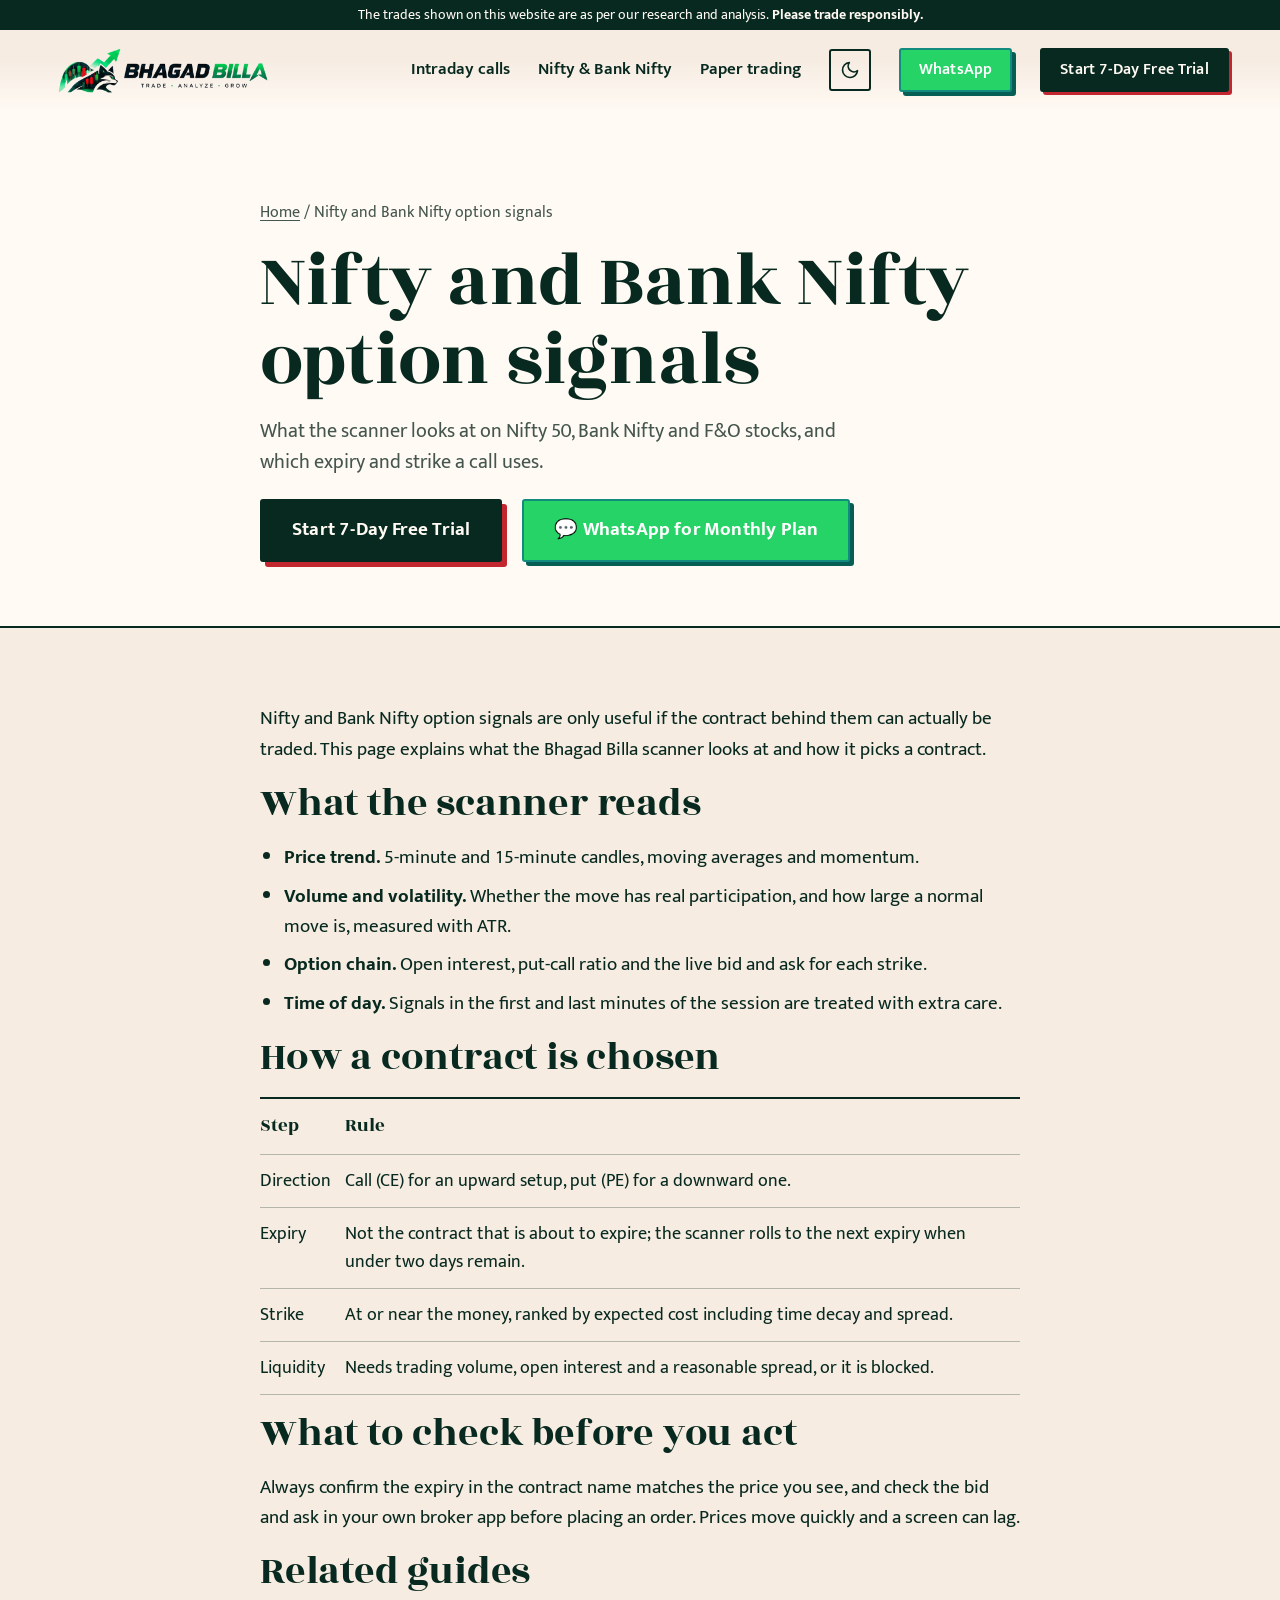
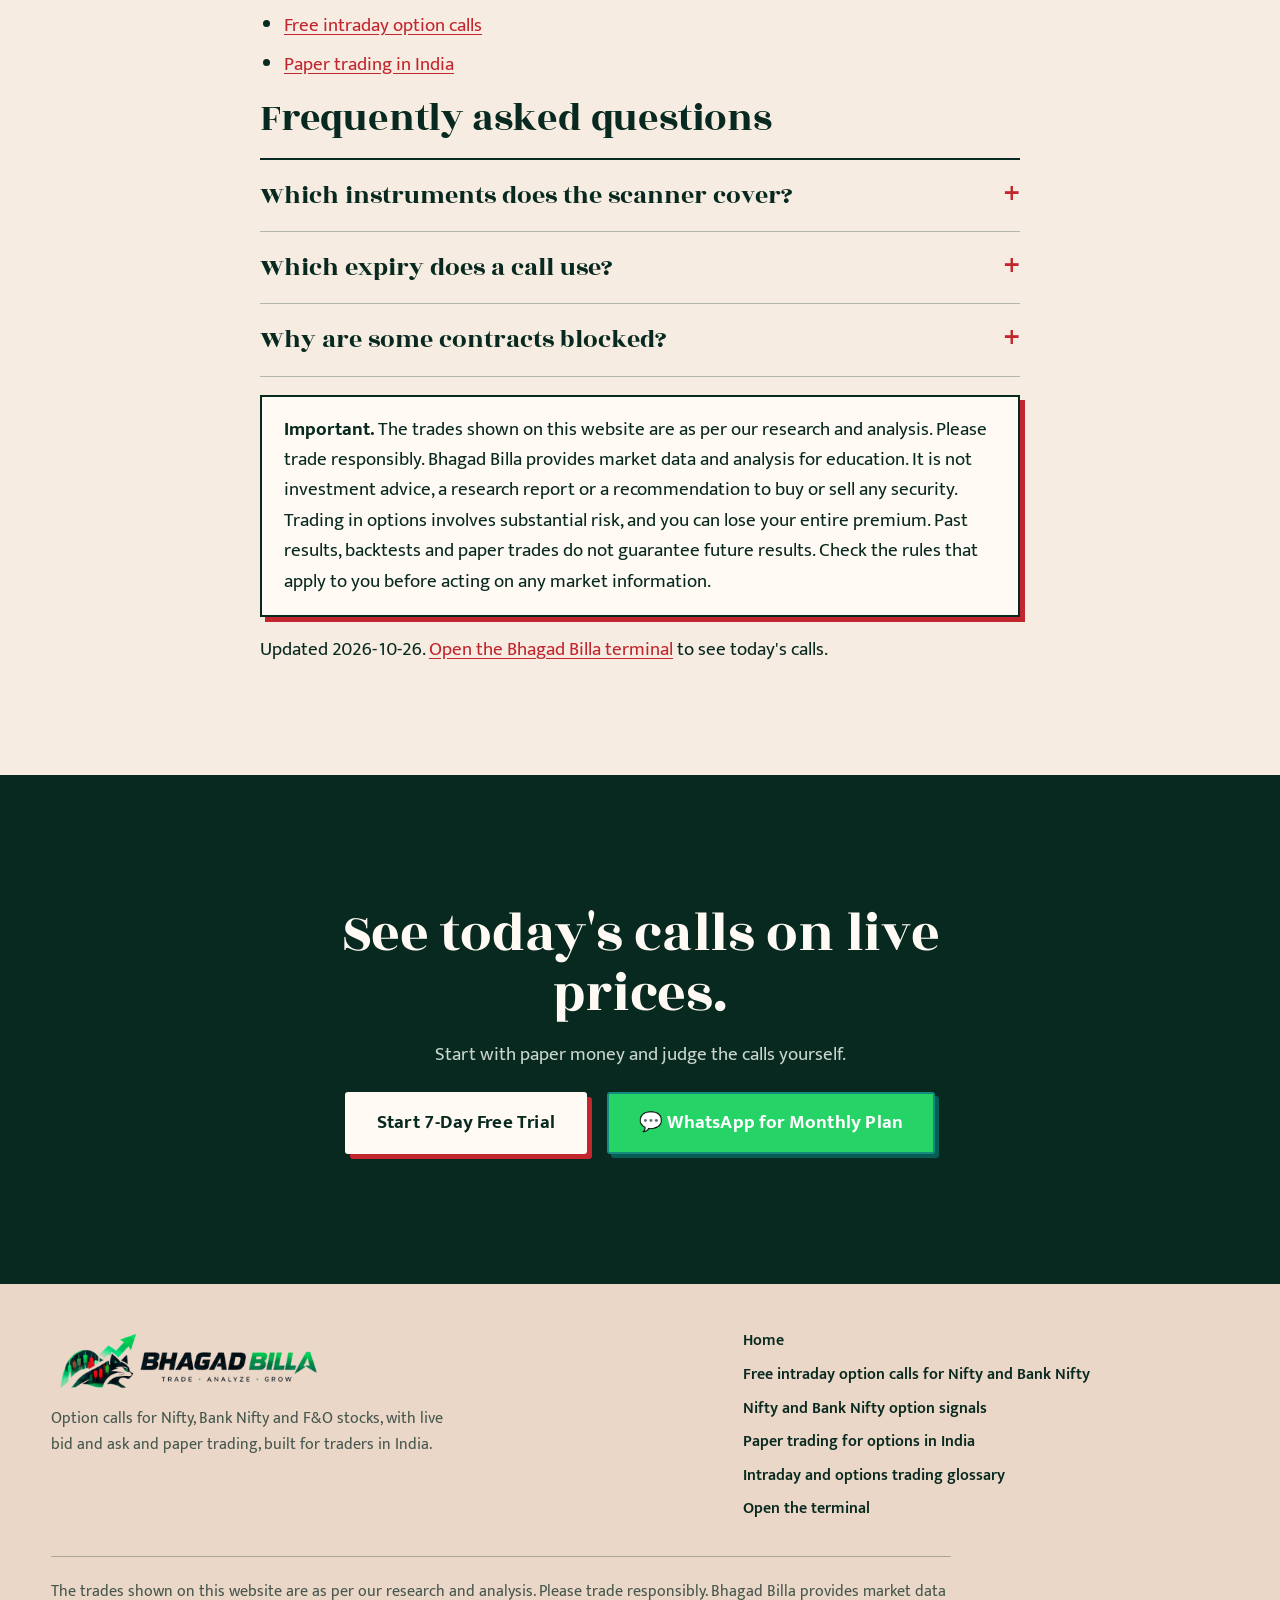
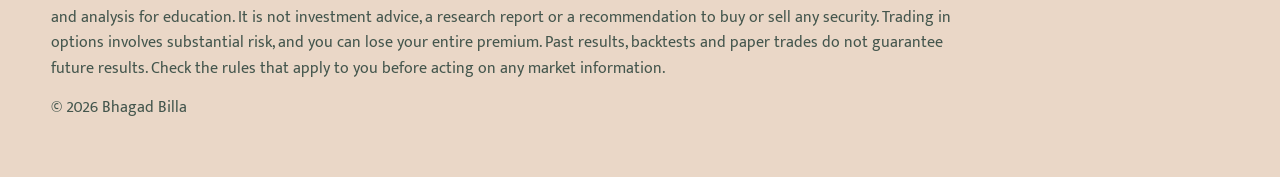
<file: nifty-bank-nifty-option-signals/index.html>
<!doctype html>
<html lang="en-IN">
<head>
<meta charset="utf-8">
<meta name="viewport" content="width=device-width, initial-scale=1">
<title>Nifty and Bank Nifty Option Signals Explained | Bhagad Billa</title>
<meta name="description" content="What the scanner looks at on Nifty 50, Bank Nifty and F&amp;O stocks, and which expiry and strike a call uses.">
<link rel="canonical" href="https://bhagadbilla.com/nifty-bank-nifty-option-signals/">
<link rel="alternate" hreflang="en-IN" href="https://bhagadbilla.com/nifty-bank-nifty-option-signals/">
<link rel="alternate" hreflang="x-default" href="https://bhagadbilla.com/nifty-bank-nifty-option-signals/">
<meta name="ticker-url" content="/api/ticker">
<meta name="robots" content="index,follow,max-image-preview:large,max-snippet:-1,max-video-preview:-1">
<meta name="theme-color" content="#f6ece2">
<meta name="geo.region" content="IN">
<meta name="geo.placename" content="India">
<meta name="language" content="en-IN">
<meta property="og:type" content="article">
<meta property="og:site_name" content="Bhagad Billa">
<meta property="og:locale" content="en_IN">
<meta property="og:title" content="Nifty and Bank Nifty Option Signals Explained | Bhagad Billa">
<meta property="og:description" content="What the scanner looks at on Nifty 50, Bank Nifty and F&amp;O stocks, and which expiry and strike a call uses.">
<meta property="og:url" content="https://bhagadbilla.com/nifty-bank-nifty-option-signals/">
<meta property="og:image" content="https://bhagadbilla.com/assets/og.png">
<meta property="og:image:width" content="1200">
<meta property="og:image:height" content="630">
<meta property="og:image:alt" content="Bhagad Billa: paper-craft 3D option chain beside the words See the market move before you put money on it">
<meta name="twitter:card" content="summary_large_image">
<meta name="twitter:title" content="Nifty and Bank Nifty Option Signals Explained | Bhagad Billa">
<meta name="twitter:description" content="What the scanner looks at on Nifty 50, Bank Nifty and F&amp;O stocks, and which expiry and strike a call uses.">
<meta name="twitter:image" content="https://bhagadbilla.com/assets/og.png">
<link rel="icon" type="image/png" sizes="48x48" href="/assets/favicon-48.png">
<link rel="apple-touch-icon" href="/assets/apple-touch-icon.png">
<link rel="manifest" href="/manifest.webmanifest">
<link rel="preconnect" href="https://fonts.googleapis.com">
<link rel="preconnect" href="https://fonts.gstatic.com" crossorigin>
<link href="https://fonts.googleapis.com/css2?family=Mukta:wght@400;500;600;700&family=Rozha+One&display=swap" rel="stylesheet">
<script>try{var t=localStorage.getItem("bb-theme");document.documentElement.setAttribute("data-theme",t==="dark"?"dark":"light")}catch(e){document.documentElement.setAttribute("data-theme","light")}</script>
<link rel="stylesheet" href="/assets/site.css">
<link rel="stylesheet" href="/assets/theme.css">
<script type="application/ld+json">{"@context": "https://schema.org", "@type": "Organization", "@id": "https://bhagadbilla.com/#org", "name": "Bhagad Billa", "url": "https://bhagadbilla.com/", "logo": "https://bhagadbilla.com/assets/icon.png", "sameAs": ["https://bhagadbilla.tech"], "areaServed": {"@type": "Country", "name": "India"}}</script>
<script type="application/ld+json">{"@context": "https://schema.org", "@type": "WebSite", "@id": "https://bhagadbilla.com/#website", "url": "https://bhagadbilla.com/", "name": "Bhagad Billa", "inLanguage": "en-IN", "publisher": {"@id": "https://bhagadbilla.com/#org"}}</script>
<script type="application/ld+json">{"@context": "https://schema.org", "@type": "BreadcrumbList", "itemListElement": [{"@type": "ListItem", "position": 1, "name": "Home", "item": "https://bhagadbilla.com/"}, {"@type": "ListItem", "position": 2, "name": "Nifty and Bank Nifty option signals", "item": "https://bhagadbilla.com/nifty-bank-nifty-option-signals/"}]}</script>
<script type="application/ld+json">{"@context": "https://schema.org", "@type": "FAQPage", "mainEntity": [{"@type": "Question", "name": "Which instruments does the scanner cover?", "acceptedAnswer": {"@type": "Answer", "text": "Nifty 50, Bank Nifty and large F&O stocks such as Reliance, HDFC Bank, ICICI Bank, Infosys, TCS, SBI, ITC, L&T and Axis Bank."}}, {"@type": "Question", "name": "Which expiry does a call use?", "acceptedAnswer": {"@type": "Answer", "text": "A call shows the exact expiry. When the nearest expiry is about to end, time decay is much faster, so the scanner prefers the next expiry for intraday trades."}}, {"@type": "Question", "name": "Why are some contracts blocked?", "acceptedAnswer": {"@type": "Answer", "text": "Contracts with no recent trading, very low open interest or a very wide bid-ask spread are blocked, because you could not trade them at a fair price."}}]}</script>
<script type="application/ld+json">{"@context": "https://schema.org", "@type": "Article", "headline": "Nifty and Bank Nifty option signals", "description": "What the scanner looks at on Nifty 50, Bank Nifty and F&O stocks, and which expiry and strike a call uses.", "inLanguage": "en-IN", "dateModified": "2026-10-26", "datePublished": "2026-10-26", "mainEntityOfPage": "https://bhagadbilla.com/nifty-bank-nifty-option-signals/", "author": {"@id": "https://bhagadbilla.com/#org"}, "publisher": {"@id": "https://bhagadbilla.com/#org"}, "image": "https://bhagadbilla.com/assets/og.png"}</script>
</head>
<body>
<a class="skip" href="#main">Skip to content</a>
<div class="notice" role="note">The trades shown on this website are as per our research and analysis.&nbsp;<b>Please trade responsibly.</b></div>
<header class="top solid">
  <a class="brand" href="/" aria-label="Bhagad Billa home"><img class="l-light" src="/assets/logo-lockup.png" width="378" height="88" alt="Bhagad Billa: trade, analyze, grow"><img class="l-dark" src="/assets/logo-lockup-dark.png" width="378" height="88" alt="" aria-hidden="true"></a>
  <nav aria-label="Main">
    <a href="/free-intraday-option-calls/">Intraday calls</a>
    <a href="/nifty-bank-nifty-option-signals/">Nifty &amp; Bank Nifty</a>
    <a href="/paper-trading-india/">Paper trading</a>
    <button class="theme-toggle" type="button" aria-label="Switch to dark mode" aria-pressed="false"><svg class="moon" viewBox="0 0 24 24" fill="none" stroke="currentColor" stroke-width="2" stroke-linecap="round" stroke-linejoin="round" aria-hidden="true"><path d="M21 12.8A9 9 0 1 1 11.2 3a7 7 0 0 0 9.8 9.8z"/></svg><svg class="sun" viewBox="0 0 24 24" fill="none" stroke="currentColor" stroke-width="2" stroke-linecap="round" aria-hidden="true"><circle cx="12" cy="12" r="4"/><path d="M12 2v2M12 20v2M4.9 4.9l1.4 1.4M17.7 17.7l1.4 1.4M2 12h2M20 12h2M4.9 19.1l1.4-1.4M17.7 6.3l1.4-1.4"/></svg></button>
    <a class="btn small wa" href="https://wa.me/916006787207?text=Hi%20Bhagad%20Billa%20team%2C%20I%20want%20to%20know%20more%20about%20the%20monthly%20subscription%20plan." target="_blank" rel="noopener">WhatsApp</a>
    <a class="btn small" href="https://bhagadbilla.tech">Start 7-Day Free Trial</a>
  </nav>
</header>

<main id="main">
  <header class="page-hero"><div class="narrow">
    <p class="crumbs"><a href="/">Home</a> / Nifty and Bank Nifty option signals</p>
    <h1 style="font-size:clamp(42px,6vw,80px)">Nifty and Bank Nifty option signals</h1>
    <p class="lede">What the scanner looks at on Nifty 50, Bank Nifty and F&amp;O stocks, and which expiry and strike a call uses.</p>
    <div class="cta-row"><a class="btn" href="https://bhagadbilla.tech">Start 7-Day Free Trial</a> <a class="btn wa" href="https://wa.me/916006787207?text=Hi%20Bhagad%20Billa%20team%2C%20I%20want%20to%20know%20more%20about%20the%20monthly%20subscription%20plan." target="_blank" rel="noopener">💬 WhatsApp for Monthly Plan</a></div>
  </div></header>
  <article class="prose"><div class="narrow">

    <p>Nifty and Bank Nifty option signals are only useful if the contract behind them can actually be traded. This page explains what the Bhagad Billa scanner looks at and how it picks a contract.</p>
    <h2>What the scanner reads</h2>
    <ul>
      <li><b>Price trend.</b> 5-minute and 15-minute candles, moving averages and momentum.</li>
      <li><b>Volume and volatility.</b> Whether the move has real participation, and how large a normal move is, measured with ATR.</li>
      <li><b>Option chain.</b> Open interest, put-call ratio and the live bid and ask for each strike.</li>
      <li><b>Time of day.</b> Signals in the first and last minutes of the session are treated with extra care.</li>
    </ul>
    <h2>How a contract is chosen</h2>
    <table><thead><tr><th>Step</th><th>Rule</th></tr></thead><tbody>
      <tr><td>Direction</td><td>Call (CE) for an upward setup, put (PE) for a downward one.</td></tr>
      <tr><td>Expiry</td><td>Not the contract that is about to expire; the scanner rolls to the next expiry when under two days remain.</td></tr>
      <tr><td>Strike</td><td>At or near the money, ranked by expected cost including time decay and spread.</td></tr>
      <tr><td>Liquidity</td><td>Needs trading volume, open interest and a reasonable spread, or it is blocked.</td></tr>
    </tbody></table>
    <h2>What to check before you act</h2>
    <p>Always confirm the expiry in the contract name matches the price you see, and check the bid and ask in your own broker app before placing an order. Prices move quickly and a screen can lag.</p>
    <h2>Related guides</h2>
    <ul><li><a href="/free-intraday-option-calls/">Free intraday option calls</a></li><li><a href="/paper-trading-india/">Paper trading in India</a></li></ul>

<h2>Frequently asked questions</h2><div class="faq"><details><summary>Which instruments does the scanner cover?</summary><p>Nifty 50, Bank Nifty and large F&amp;O stocks such as Reliance, HDFC Bank, ICICI Bank, Infosys, TCS, SBI, ITC, L&amp;T and Axis Bank.</p></details><details><summary>Which expiry does a call use?</summary><p>A call shows the exact expiry. When the nearest expiry is about to end, time decay is much faster, so the scanner prefers the next expiry for intraday trades.</p></details><details><summary>Why are some contracts blocked?</summary><p>Contracts with no recent trading, very low open interest or a very wide bid-ask spread are blocked, because you could not trade them at a fair price.</p></details></div>
    <div class="callout"><b>Important.</b> The trades shown on this website are as per our research and analysis. Please trade responsibly. Bhagad Billa provides market data and analysis for education. It is not investment advice, a research report or a recommendation to buy or sell any security. Trading in options involves substantial risk, and you can lose your entire premium. Past results, backtests and paper trades do not guarantee future results. Check the rules that apply to you before acting on any market information.</div>
    <p>Updated 2026-10-26. <a href="https://bhagadbilla.tech">Open the Bhagad Billa terminal</a> to see today's calls.</p>
  </div></article>
  <section class="block closing"><div class="wrap"><h2>See today's calls on live prices.</h2>
    <p class="sub">Start with paper money and judge the calls yourself.</p><div class="cta-row"><a class="btn" href="https://bhagadbilla.tech">Start 7-Day Free Trial</a> <a class="btn wa" href="https://wa.me/916006787207?text=Hi%20Bhagad%20Billa%20team%2C%20I%20want%20to%20know%20more%20about%20the%20monthly%20subscription%20plan." target="_blank" rel="noopener">💬 WhatsApp for Monthly Plan</a></div></div></section>
</main>

<footer>
  <div class="wrap">
    <div class="cols">
      <div><a class="brand" href="/"><img class="l-light" src="/assets/logo-lockup.png" width="378" height="88" alt="Bhagad Billa: trade, analyze, grow"><img class="l-dark" src="/assets/logo-lockup-dark.png" width="378" height="88" alt="" aria-hidden="true"></a>
        <p style="margin-top:14px;max-width:46ch">Option calls for Nifty, Bank Nifty and F&amp;O stocks, with live bid and ask and paper trading, built for traders in India.</p></div>
      <nav aria-label="Footer"><a href="/">Home</a><a href="/free-intraday-option-calls/">Free intraday option calls for Nifty and Bank Nifty</a><a href="/nifty-bank-nifty-option-signals/">Nifty and Bank Nifty option signals</a><a href="/paper-trading-india/">Paper trading for options in India</a><a href="/intraday-trading-glossary/">Intraday and options trading glossary</a><a href="https://bhagadbilla.tech">Open the terminal</a></nav>
    </div>
    <p class="legal">The trades shown on this website are as per our research and analysis. Please trade responsibly. Bhagad Billa provides market data and analysis for education. It is not investment advice, a research report or a recommendation to buy or sell any security. Trading in options involves substantial risk, and you can lose your entire premium. Past results, backtests and paper trades do not guarantee future results. Check the rules that apply to you before acting on any market information.</p>
    <p style="margin-top:14px">&copy; <span id="yr">2026</span> Bhagad Billa</p>
  </div>
</footer>
<script src="/assets/site.js" defer></script>
<script src="/assets/theme.js" defer></script>
</body>
</html>
</file>
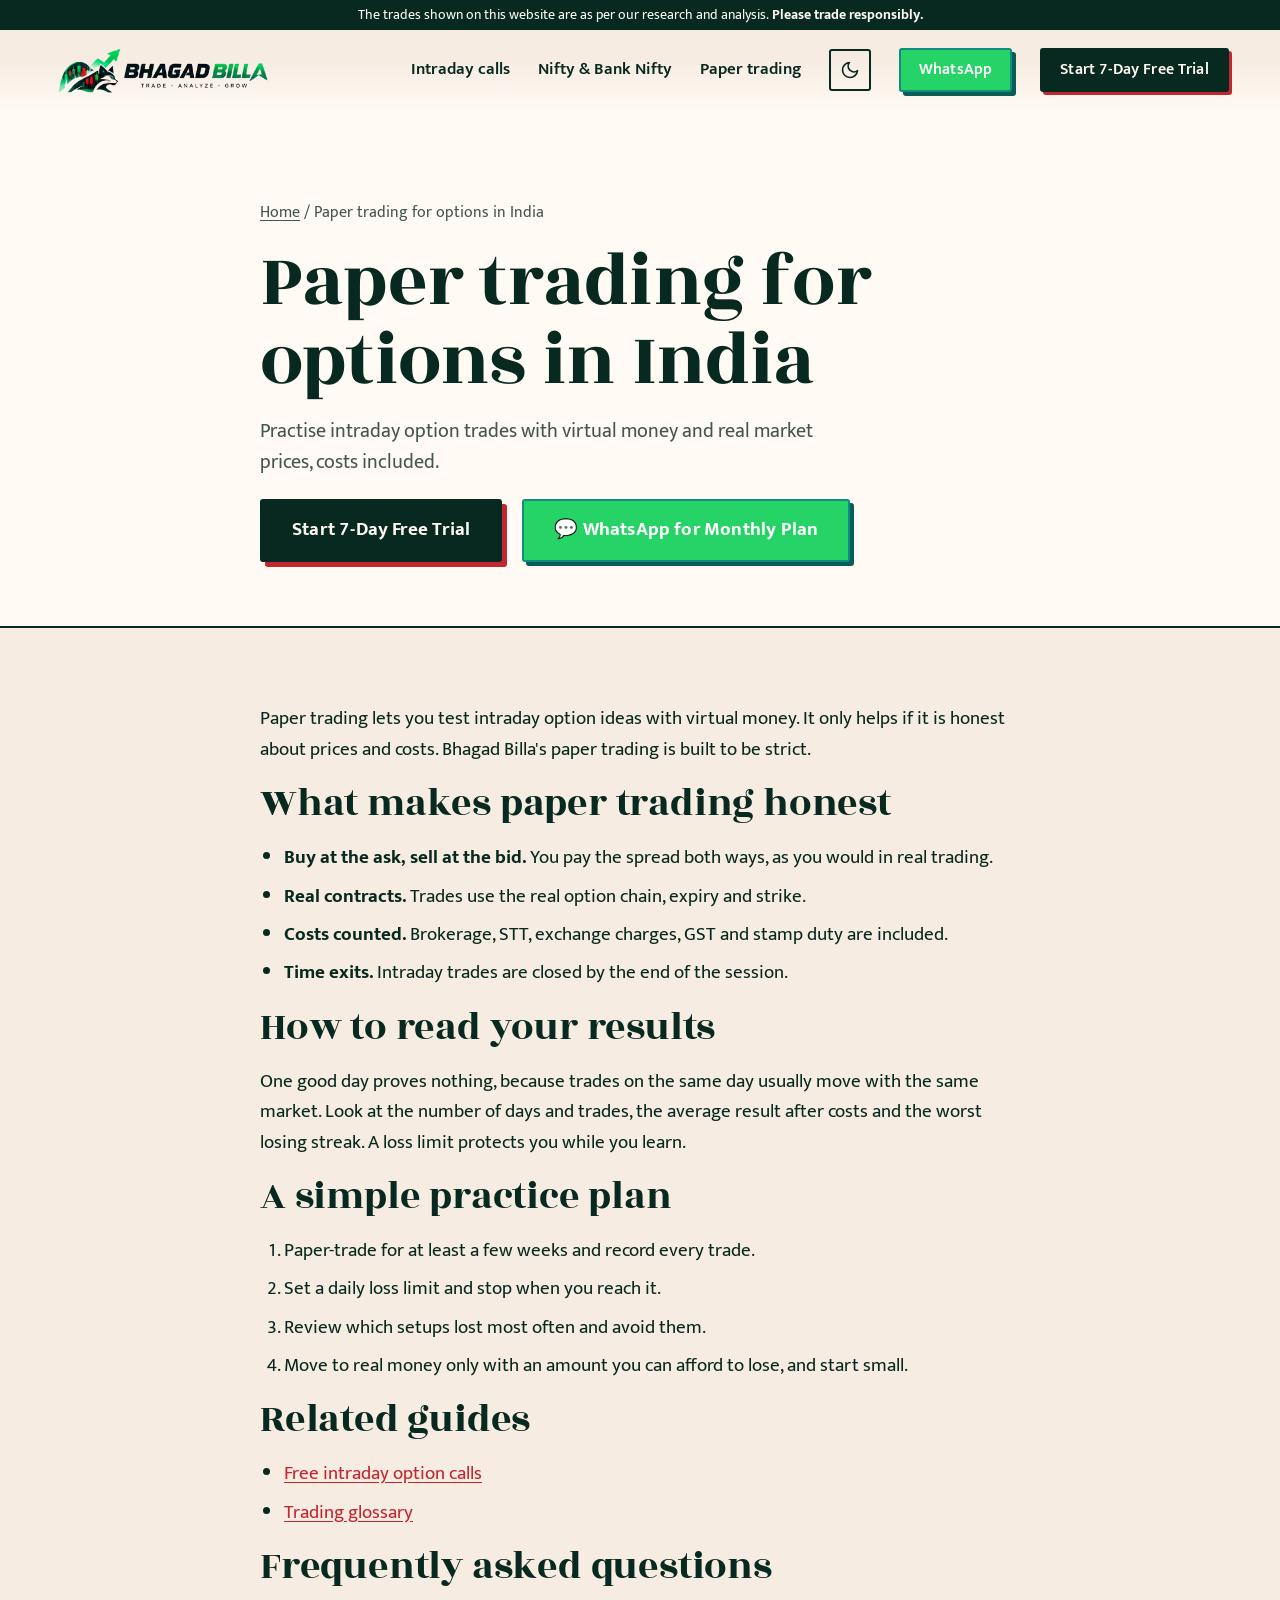
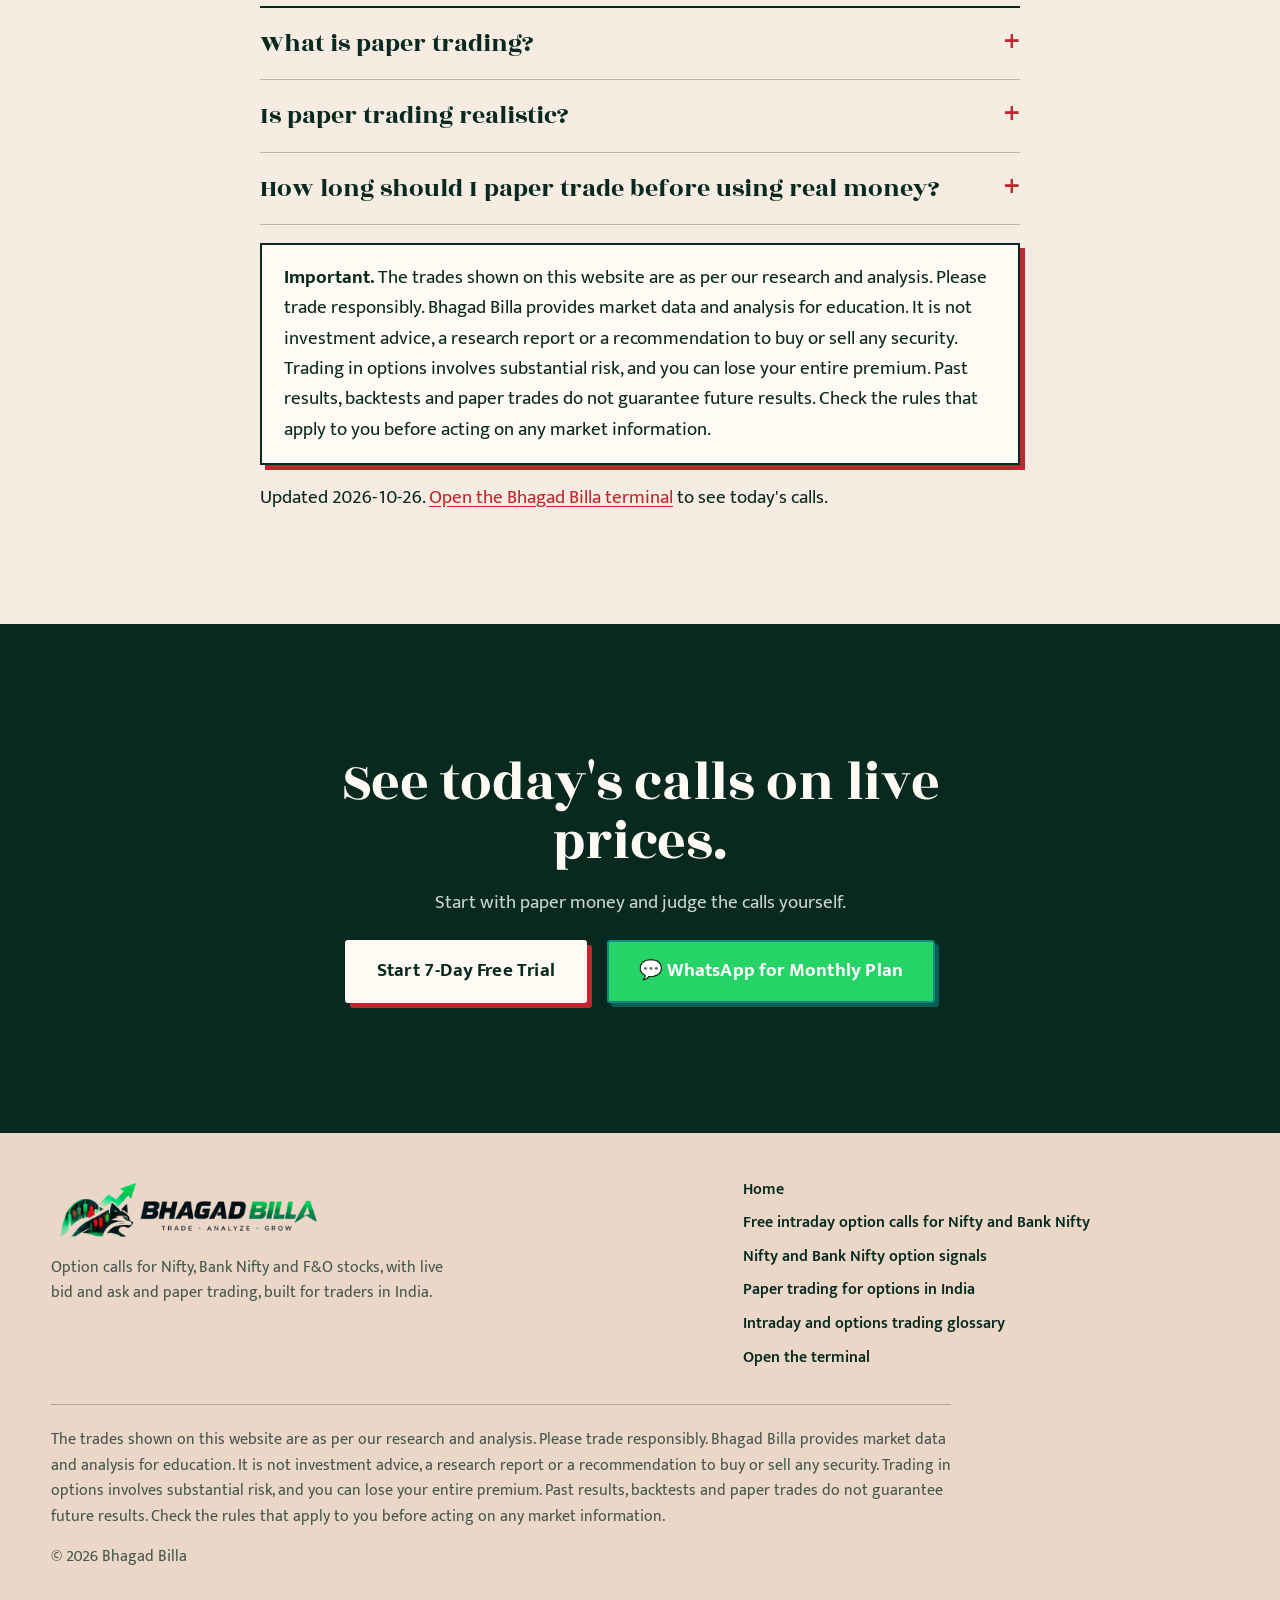
<file: paper-trading-india/index.html>
<!doctype html>
<html lang="en-IN">
<head>
<meta charset="utf-8">
<meta name="viewport" content="width=device-width, initial-scale=1">
<title>Paper Trading for Options in India | Bhagad Billa</title>
<meta name="description" content="Practise intraday option trades with virtual money and real market prices, costs included.">
<link rel="canonical" href="https://bhagadbilla.com/paper-trading-india/">
<link rel="alternate" hreflang="en-IN" href="https://bhagadbilla.com/paper-trading-india/">
<link rel="alternate" hreflang="x-default" href="https://bhagadbilla.com/paper-trading-india/">
<meta name="ticker-url" content="/api/ticker">
<meta name="robots" content="index,follow,max-image-preview:large,max-snippet:-1,max-video-preview:-1">
<meta name="theme-color" content="#f6ece2">
<meta name="geo.region" content="IN">
<meta name="geo.placename" content="India">
<meta name="language" content="en-IN">
<meta property="og:type" content="article">
<meta property="og:site_name" content="Bhagad Billa">
<meta property="og:locale" content="en_IN">
<meta property="og:title" content="Paper Trading for Options in India | Bhagad Billa">
<meta property="og:description" content="Practise intraday option trades with virtual money and real market prices, costs included.">
<meta property="og:url" content="https://bhagadbilla.com/paper-trading-india/">
<meta property="og:image" content="https://bhagadbilla.com/assets/og.png">
<meta property="og:image:width" content="1200">
<meta property="og:image:height" content="630">
<meta property="og:image:alt" content="Bhagad Billa: paper-craft 3D option chain beside the words See the market move before you put money on it">
<meta name="twitter:card" content="summary_large_image">
<meta name="twitter:title" content="Paper Trading for Options in India | Bhagad Billa">
<meta name="twitter:description" content="Practise intraday option trades with virtual money and real market prices, costs included.">
<meta name="twitter:image" content="https://bhagadbilla.com/assets/og.png">
<link rel="icon" type="image/png" sizes="48x48" href="/assets/favicon-48.png">
<link rel="apple-touch-icon" href="/assets/apple-touch-icon.png">
<link rel="manifest" href="/manifest.webmanifest">
<link rel="preconnect" href="https://fonts.googleapis.com">
<link rel="preconnect" href="https://fonts.gstatic.com" crossorigin>
<link href="https://fonts.googleapis.com/css2?family=Mukta:wght@400;500;600;700&family=Rozha+One&display=swap" rel="stylesheet">
<script>try{var t=localStorage.getItem("bb-theme");document.documentElement.setAttribute("data-theme",t==="dark"?"dark":"light")}catch(e){document.documentElement.setAttribute("data-theme","light")}</script>
<link rel="stylesheet" href="/assets/site.css">
<link rel="stylesheet" href="/assets/theme.css">
<script type="application/ld+json">{"@context": "https://schema.org", "@type": "Organization", "@id": "https://bhagadbilla.com/#org", "name": "Bhagad Billa", "url": "https://bhagadbilla.com/", "logo": "https://bhagadbilla.com/assets/icon.png", "sameAs": ["https://bhagadbilla.tech"], "areaServed": {"@type": "Country", "name": "India"}}</script>
<script type="application/ld+json">{"@context": "https://schema.org", "@type": "WebSite", "@id": "https://bhagadbilla.com/#website", "url": "https://bhagadbilla.com/", "name": "Bhagad Billa", "inLanguage": "en-IN", "publisher": {"@id": "https://bhagadbilla.com/#org"}}</script>
<script type="application/ld+json">{"@context": "https://schema.org", "@type": "BreadcrumbList", "itemListElement": [{"@type": "ListItem", "position": 1, "name": "Home", "item": "https://bhagadbilla.com/"}, {"@type": "ListItem", "position": 2, "name": "Paper trading for options in India", "item": "https://bhagadbilla.com/paper-trading-india/"}]}</script>
<script type="application/ld+json">{"@context": "https://schema.org", "@type": "FAQPage", "mainEntity": [{"@type": "Question", "name": "What is paper trading?", "acceptedAnswer": {"@type": "Answer", "text": "Paper trading means placing trades with virtual money at real market prices to test an idea without risking capital."}}, {"@type": "Question", "name": "Is paper trading realistic?", "acceptedAnswer": {"@type": "Answer", "text": "It can be, if it fills at the ask, exits at the bid and charges brokerage, taxes and other costs. Bhagad Billa's paper trades do this."}}, {"@type": "Question", "name": "How long should I paper trade before using real money?", "acceptedAnswer": {"@type": "Answer", "text": "Until you have enough closed trades to see a pattern. We use at least 60 closed trades before treating a signal as proven, and results from one strong day mean very little."}}]}</script>
<script type="application/ld+json">{"@context": "https://schema.org", "@type": "Article", "headline": "Paper trading for options in India", "description": "Practise intraday option trades with virtual money and real market prices, costs included.", "inLanguage": "en-IN", "dateModified": "2026-10-26", "datePublished": "2026-10-26", "mainEntityOfPage": "https://bhagadbilla.com/paper-trading-india/", "author": {"@id": "https://bhagadbilla.com/#org"}, "publisher": {"@id": "https://bhagadbilla.com/#org"}, "image": "https://bhagadbilla.com/assets/og.png"}</script>
</head>
<body>
<a class="skip" href="#main">Skip to content</a>
<div class="notice" role="note">The trades shown on this website are as per our research and analysis.&nbsp;<b>Please trade responsibly.</b></div>
<header class="top solid">
  <a class="brand" href="/" aria-label="Bhagad Billa home"><img class="l-light" src="/assets/logo-lockup.png" width="378" height="88" alt="Bhagad Billa: trade, analyze, grow"><img class="l-dark" src="/assets/logo-lockup-dark.png" width="378" height="88" alt="" aria-hidden="true"></a>
  <nav aria-label="Main">
    <a href="/free-intraday-option-calls/">Intraday calls</a>
    <a href="/nifty-bank-nifty-option-signals/">Nifty &amp; Bank Nifty</a>
    <a href="/paper-trading-india/">Paper trading</a>
    <button class="theme-toggle" type="button" aria-label="Switch to dark mode" aria-pressed="false"><svg class="moon" viewBox="0 0 24 24" fill="none" stroke="currentColor" stroke-width="2" stroke-linecap="round" stroke-linejoin="round" aria-hidden="true"><path d="M21 12.8A9 9 0 1 1 11.2 3a7 7 0 0 0 9.8 9.8z"/></svg><svg class="sun" viewBox="0 0 24 24" fill="none" stroke="currentColor" stroke-width="2" stroke-linecap="round" aria-hidden="true"><circle cx="12" cy="12" r="4"/><path d="M12 2v2M12 20v2M4.9 4.9l1.4 1.4M17.7 17.7l1.4 1.4M2 12h2M20 12h2M4.9 19.1l1.4-1.4M17.7 6.3l1.4-1.4"/></svg></button>
    <a class="btn small wa" href="https://wa.me/916006787207?text=Hi%20Bhagad%20Billa%20team%2C%20I%20want%20to%20know%20more%20about%20the%20monthly%20subscription%20plan." target="_blank" rel="noopener">WhatsApp</a>
    <a class="btn small" href="https://bhagadbilla.tech">Start 7-Day Free Trial</a>
  </nav>
</header>

<main id="main">
  <header class="page-hero"><div class="narrow">
    <p class="crumbs"><a href="/">Home</a> / Paper trading for options in India</p>
    <h1 style="font-size:clamp(42px,6vw,80px)">Paper trading for options in India</h1>
    <p class="lede">Practise intraday option trades with virtual money and real market prices, costs included.</p>
    <div class="cta-row"><a class="btn" href="https://bhagadbilla.tech">Start 7-Day Free Trial</a> <a class="btn wa" href="https://wa.me/916006787207?text=Hi%20Bhagad%20Billa%20team%2C%20I%20want%20to%20know%20more%20about%20the%20monthly%20subscription%20plan." target="_blank" rel="noopener">💬 WhatsApp for Monthly Plan</a></div>
  </div></header>
  <article class="prose"><div class="narrow">

    <p>Paper trading lets you test intraday option ideas with virtual money. It only helps if it is honest about prices and costs. Bhagad Billa's paper trading is built to be strict.</p>
    <h2>What makes paper trading honest</h2>
    <ul>
      <li><b>Buy at the ask, sell at the bid.</b> You pay the spread both ways, as you would in real trading.</li>
      <li><b>Real contracts.</b> Trades use the real option chain, expiry and strike.</li>
      <li><b>Costs counted.</b> Brokerage, STT, exchange charges, GST and stamp duty are included.</li>
      <li><b>Time exits.</b> Intraday trades are closed by the end of the session.</li>
    </ul>
    <h2>How to read your results</h2>
    <p>One good day proves nothing, because trades on the same day usually move with the same market. Look at the number of days and trades, the average result after costs and the worst losing streak. A loss limit protects you while you learn.</p>
    <h2>A simple practice plan</h2>
    <ol>
      <li>Paper-trade for at least a few weeks and record every trade.</li>
      <li>Set a daily loss limit and stop when you reach it.</li>
      <li>Review which setups lost most often and avoid them.</li>
      <li>Move to real money only with an amount you can afford to lose, and start small.</li>
    </ol>
    <h2>Related guides</h2>
    <ul><li><a href="/free-intraday-option-calls/">Free intraday option calls</a></li><li><a href="/intraday-trading-glossary/">Trading glossary</a></li></ul>

<h2>Frequently asked questions</h2><div class="faq"><details><summary>What is paper trading?</summary><p>Paper trading means placing trades with virtual money at real market prices to test an idea without risking capital.</p></details><details><summary>Is paper trading realistic?</summary><p>It can be, if it fills at the ask, exits at the bid and charges brokerage, taxes and other costs. Bhagad Billa&#x27;s paper trades do this.</p></details><details><summary>How long should I paper trade before using real money?</summary><p>Until you have enough closed trades to see a pattern. We use at least 60 closed trades before treating a signal as proven, and results from one strong day mean very little.</p></details></div>
    <div class="callout"><b>Important.</b> The trades shown on this website are as per our research and analysis. Please trade responsibly. Bhagad Billa provides market data and analysis for education. It is not investment advice, a research report or a recommendation to buy or sell any security. Trading in options involves substantial risk, and you can lose your entire premium. Past results, backtests and paper trades do not guarantee future results. Check the rules that apply to you before acting on any market information.</div>
    <p>Updated 2026-10-26. <a href="https://bhagadbilla.tech">Open the Bhagad Billa terminal</a> to see today's calls.</p>
  </div></article>
  <section class="block closing"><div class="wrap"><h2>See today's calls on live prices.</h2>
    <p class="sub">Start with paper money and judge the calls yourself.</p><div class="cta-row"><a class="btn" href="https://bhagadbilla.tech">Start 7-Day Free Trial</a> <a class="btn wa" href="https://wa.me/916006787207?text=Hi%20Bhagad%20Billa%20team%2C%20I%20want%20to%20know%20more%20about%20the%20monthly%20subscription%20plan." target="_blank" rel="noopener">💬 WhatsApp for Monthly Plan</a></div></div></section>
</main>

<footer>
  <div class="wrap">
    <div class="cols">
      <div><a class="brand" href="/"><img class="l-light" src="/assets/logo-lockup.png" width="378" height="88" alt="Bhagad Billa: trade, analyze, grow"><img class="l-dark" src="/assets/logo-lockup-dark.png" width="378" height="88" alt="" aria-hidden="true"></a>
        <p style="margin-top:14px;max-width:46ch">Option calls for Nifty, Bank Nifty and F&amp;O stocks, with live bid and ask and paper trading, built for traders in India.</p></div>
      <nav aria-label="Footer"><a href="/">Home</a><a href="/free-intraday-option-calls/">Free intraday option calls for Nifty and Bank Nifty</a><a href="/nifty-bank-nifty-option-signals/">Nifty and Bank Nifty option signals</a><a href="/paper-trading-india/">Paper trading for options in India</a><a href="/intraday-trading-glossary/">Intraday and options trading glossary</a><a href="https://bhagadbilla.tech">Open the terminal</a></nav>
    </div>
    <p class="legal">The trades shown on this website are as per our research and analysis. Please trade responsibly. Bhagad Billa provides market data and analysis for education. It is not investment advice, a research report or a recommendation to buy or sell any security. Trading in options involves substantial risk, and you can lose your entire premium. Past results, backtests and paper trades do not guarantee future results. Check the rules that apply to you before acting on any market information.</p>
    <p style="margin-top:14px">&copy; <span id="yr">2026</span> Bhagad Billa</p>
  </div>
</footer>
<script src="/assets/site.js" defer></script>
<script src="/assets/theme.js" defer></script>
</body>
</html>
</file>
<file: assets/site.css>
:root{
  --paper:#f6ece2;--paper-2:#fffaf4;--paper-3:#ead7c7;
  --ink:#08291f;--ink-2:#14503c;--muted:#44564d;
  --up:#0f8a52;--down:#c2262e;
  --rule:rgba(14,47,38,.28);
  --display:"Rozha One",Georgia,"Times New Roman",serif;
  --body:"Mukta","Segoe UI",system-ui,sans-serif;
}
*{box-sizing:border-box;margin:0;padding:0}
html{scroll-behavior:smooth}
body{background:var(--paper);color:var(--ink);font-family:var(--body);font-size:19px;line-height:1.6;-webkit-font-smoothing:antialiased;font-variant-numeric:tabular-nums}
a{color:inherit}
img,svg{max-width:100%}
:focus-visible{outline:3px solid var(--down);outline-offset:3px}
.skip{position:absolute;left:-999px;top:8px;background:var(--ink);color:var(--paper-2);padding:10px 16px;z-index:50}
.skip:focus{left:8px}

/* header */
.top{position:fixed;inset:0 0 auto 0;z-index:20;display:flex;align-items:center;justify-content:space-between;padding:14px max(20px,4vw);background:linear-gradient(var(--paper) 40%,rgba(var(--fade),0))}
.top.solid{background:var(--paper);border-bottom:2px solid var(--ink)}
.brand{display:flex;align-items:center;gap:11px;text-decoration:none;font-family:var(--display);font-size:22px;line-height:1}
.brand img{display:block;height:52px;width:auto}
.top nav{display:flex;gap:28px;align-items:center}
.top nav a{text-decoration:none;font-weight:600;font-size:17px}
.top nav a:not(.btn):hover{text-decoration:underline;text-decoration-thickness:2px;text-underline-offset:5px}

.btn{display:inline-flex;align-items:center;justify-content:center;padding:14px 30px;border-radius:3px;background:var(--ink);color:var(--paper-2);font-family:var(--body);font-weight:700;font-size:19px;letter-spacing:.01em;text-decoration:none;border:2px solid var(--ink);cursor:pointer;box-shadow:5px 5px 0 var(--down);transition:transform .14s ease,box-shadow .14s ease}
.btn:hover{transform:translate(-2px,-2px);box-shadow:7px 7px 0 var(--down)}
.btn:active{transform:translate(3px,3px);box-shadow:2px 2px 0 var(--down)}
.btn.small{padding:7px 18px;font-size:16px;box-shadow:3px 3px 0 var(--down)}
.btn.ghost{background:transparent;color:var(--ink);box-shadow:none}
.btn.ghost:hover{background:var(--paper-2);transform:none;box-shadow:none}
.top nav a.btn,.top nav a.btn:hover{color:var(--paper-2)}

/* hero */
.hero{position:relative;min-height:100svh;display:flex;flex-direction:column;justify-content:flex-end;overflow:hidden;background:var(--paper)}
#scene{position:absolute;inset:0;width:100%;height:100%;display:block}
.hero::after{content:"";position:absolute;inset:0;pointer-events:none;background:linear-gradient(90deg,var(--paper) 0%,rgba(var(--fade),.9) 36%,rgba(var(--fade),0) 62%)}
.hero-inner{position:relative;z-index:5;padding:104px max(20px,4vw) 28px}
.hero-copy{max-width:640px}
h1{font-family:var(--display);font-weight:400;font-size:clamp(38px,5.2vw,78px);line-height:1.03;letter-spacing:-.01em}
.lede{margin-top:22px;max-width:50ch;color:var(--muted);font-size:clamp(19px,1.6vw,22px);line-height:1.5}
.cta-row{display:flex;flex-wrap:wrap;gap:20px;margin-top:28px}
.fine{margin-top:22px;color:var(--muted);font-size:15.5px;max-width:58ch}
.scene-cap{position:absolute;right:max(20px,4vw);top:84px;z-index:6;font-size:14.5px;color:var(--muted);text-align:right;max-width:34ch;line-height:1.4}
.scene-cap i{display:inline-block;width:11px;height:11px;margin:0 5px 0 12px;vertical-align:-1px}
#tip{position:fixed;z-index:30;pointer-events:none;opacity:0;transition:opacity .12s;background:var(--ink);color:var(--paper-2);padding:8px 12px;font-size:15px;max-width:270px;border-radius:3px}

/* live market row */
.mkt{position:relative;z-index:7;display:grid;grid-template-columns:repeat(3,1fr);border-top:2px solid var(--ink);background:rgba(var(--fade),.92);backdrop-filter:blur(3px)}
.mkt[hidden]{display:none}
.mkt-head,.mkt-foot{grid-column:1/-1;padding:10px max(20px,4vw)}
.mkt-head{display:flex;align-items:center;gap:14px;border-bottom:1px solid var(--rule)}
.mkt-foot{font-size:13.5px;color:var(--muted);border-top:1px solid var(--rule)}
.pill{display:inline-flex;align-items:center;gap:8px;font-size:15px;font-weight:700}
.pill::before{content:"";width:10px;height:10px;border-radius:50%;background:currentColor}
.pill.live{color:var(--up)}.pill.live::before{animation:pulse 1.5s infinite}
.pill.closed{color:var(--down)}
@keyframes pulse{50%{opacity:.2}}
.mkt-row{display:flex;flex-direction:column;padding:14px max(20px,2vw) 12px;border-right:1px solid var(--rule)}
.mkt-row:nth-of-type(4){border-right:0}
.mkt-name{font-weight:700;font-size:15.5px;letter-spacing:.02em;color:var(--muted)}
.mkt-px{font-family:var(--display);font-size:clamp(28px,3.4vw,46px);line-height:1.1}
.mkt-chg{font-weight:700;font-size:17px}
.up{color:var(--up)}.down{color:var(--down)}
.flash-up{animation:fu 1s}.flash-down{animation:fd 1s}
@keyframes fu{from{background:rgba(23,114,79,.25)}}
@keyframes fd{from{background:rgba(181,36,42,.22)}}

/* ticker tape */
.ticker{background:var(--ink);color:var(--paper-2);overflow:hidden;white-space:nowrap}
.ticker .track{display:inline-flex;gap:46px;padding:13px 0;animation:slide 60s linear infinite;font-weight:600;font-size:17px}
.ticker .track b{color:var(--paper-2);font-weight:700}
.ticker .track b.up,.ticker .track em.up{color:#8fe0b6}
.ticker .track b.down,.ticker .track em.down{color:#ff9b96}
.ticker .track em{font-style:normal;font-size:15px;margin-left:3px}
@keyframes slide{to{transform:translateX(-33.33%)}}

/* sections */
section.block{padding:clamp(70px,10vw,130px) max(20px,4vw)}
section.alt{background:var(--paper-2);border-block:2px solid var(--ink)}
.wrap{max-width:1180px;margin:0 auto}
.narrow{max-width:760px;margin:0 auto}
h2{font-family:var(--display);font-weight:400;font-size:clamp(32px,4.4vw,58px);line-height:1.05;letter-spacing:-.005em;max-width:20ch}
h3{font-family:var(--display);font-weight:400;font-size:24px;line-height:1.15}
.sub{margin-top:18px;color:var(--muted);max-width:58ch}

/* specimen slip */
.specimen{display:grid;grid-template-columns:minmax(0,.95fr) minmax(0,1.05fr);gap:clamp(30px,6vw,90px);align-items:start;margin-top:56px}
.slip{position:relative;background:var(--paper-2);border:2px solid var(--ink);padding:26px 26px 22px;box-shadow:8px 8px 0 var(--ink);transform:rotate(-1.2deg)}
.slip .stamp{position:absolute;top:-16px;right:18px;background:var(--down);color:var(--paper-2);font-weight:700;font-size:14px;padding:3px 12px;transform:rotate(3deg)}
.slip h3{font-size:30px}
.slip table{width:100%;border-collapse:collapse;margin-top:16px;font-size:18px}
.slip td{padding:9px 0;border-top:1px dashed var(--rule)}
.slip td:last-child{text-align:right;font-weight:700}
.slip .note{margin-top:14px;padding-top:12px;border-top:2px solid var(--ink);font-size:14.5px;color:var(--muted)}
.defs{display:grid;gap:0}
.defs div{padding:20px 0 20px 22px;border-left:4px solid var(--ink);border-bottom:1px solid var(--rule)}
.defs div:nth-child(2){border-left-color:var(--up)}
.defs div:nth-child(3){border-left-color:var(--down)}
.defs div:nth-child(4){border-left-color:var(--ink-2)}
.defs h3{margin-bottom:6px}
.defs p{color:var(--muted);max-width:52ch}

/* steps */
.steps{list-style:none;counter-reset:s;margin-top:54px;display:grid;grid-template-columns:repeat(5,1fr);gap:0;border-top:2px solid var(--ink)}
.steps li{counter-increment:s;padding:24px 22px 8px 0;margin-right:22px;border-right:1px solid var(--rule)}
.steps li:last-child{border-right:0;margin-right:0}
.steps li::before{content:counter(s);display:block;font-family:var(--display);font-size:64px;line-height:1;color:var(--down);margin-bottom:12px}
.steps h3{font-size:22px;margin-bottom:8px}
.steps p{color:var(--muted);font-size:17px;line-height:1.5}

/* contents list */
.toc{margin-top:46px;border-top:2px solid var(--ink)}
.toc a{display:flex;align-items:baseline;gap:14px;padding:20px 0;border-bottom:1px solid var(--rule);text-decoration:none}
.toc a:hover .t{color:var(--down)}
.toc .t{font-family:var(--display);font-size:clamp(22px,2.6vw,32px);line-height:1.1}
.toc .lead{flex:1;border-bottom:2px dotted var(--rule);transform:translateY(-5px);min-width:30px}
.toc .d{color:var(--muted);font-size:17px;max-width:34ch;text-align:right}

/* ledger */
.proof{display:grid;grid-template-columns:1fr 1fr;gap:clamp(30px,6vw,90px);align-items:start}
.ledger{border:2px solid var(--ink);background:var(--paper);box-shadow:8px 8px 0 var(--ink)}
.ledger h3{padding:16px 22px;border-bottom:2px solid var(--ink);background:var(--ink);color:var(--paper-2);font-size:22px}
.ledger ul{list-style:none}
.ledger li{display:grid;grid-template-columns:120px 1fr;gap:12px;padding:16px 22px;border-top:1px solid var(--rule);color:var(--muted);font-size:17.5px;line-height:1.45}
.ledger li:first-child{border-top:0}
.ledger li b{color:var(--ink);font-weight:700}

/* faq */
.faq{margin-top:44px;border-top:2px solid var(--ink)}
.faq details{border-bottom:1px solid var(--rule);padding:20px 0}
.faq summary{cursor:pointer;list-style:none;font-family:var(--display);font-size:clamp(20px,2.2vw,26px);line-height:1.2;display:flex;justify-content:space-between;gap:20px}
.faq summary::-webkit-details-marker{display:none}
.faq summary::after{content:"+";color:var(--down);font-family:var(--body);font-weight:700;font-size:28px;line-height:1}
.faq details[open] summary::after{content:"\2212"}
.faq p{margin-top:14px;color:var(--muted);max-width:66ch}

/* article pages */
.page-hero{padding:clamp(120px,15vw,170px) max(20px,4vw) clamp(40px,6vw,64px);background:var(--paper-2);border-bottom:2px solid var(--ink)}
.page-hero h1{font-size:clamp(36px,5.4vw,72px)}
.crumbs{font-size:16px;color:var(--muted);margin-bottom:16px}
.crumbs a{text-decoration:underline;text-underline-offset:3px}
.prose{padding:clamp(40px,6vw,80px) max(20px,4vw) clamp(60px,9vw,110px)}
.prose .narrow>*+*{margin-top:18px}
.prose h2{margin-top:54px;max-width:none;font-size:clamp(28px,3.2vw,40px)}
.prose h3{margin-top:28px}
.prose ul,.prose ol{padding-left:24px}.prose li+li{margin-top:8px}
.prose a{color:var(--down);text-underline-offset:3px}
.prose table{width:100%;border-collapse:collapse;font-size:17.5px;border-top:2px solid var(--ink)}
.prose th,.prose td{text-align:left;padding:12px 14px 12px 0;border-bottom:1px solid var(--rule);vertical-align:top}
.prose th{font-family:var(--display);font-weight:400;font-size:19px}
.callout{border:2px solid var(--ink);background:var(--paper-2);padding:18px 22px;box-shadow:5px 5px 0 var(--down)}

.closing{background:var(--ink);color:var(--paper-2);text-align:center;border-top:2px solid var(--ink)}
.closing h2{margin:0 auto}.closing .sub{margin:16px auto 0;color:#c9d6cf}.closing .cta-row{justify-content:center}
.closing .btn{background:var(--paper-2);color:var(--ink);border-color:var(--paper-2);box-shadow:5px 5px 0 var(--down)}

footer{padding:44px max(20px,4vw) 56px;background:var(--paper-3);border-top:2px solid var(--ink);font-size:16px;color:var(--muted)}
footer .cols{display:grid;grid-template-columns:1.3fr 1fr;gap:30px 60px}
footer nav{display:grid;gap:8px;align-content:start}
footer nav a{text-decoration:none;font-weight:600;color:var(--ink)}footer nav a:hover{text-decoration:underline}
footer .brand{color:var(--ink)}footer .brand img{height:64px}
footer .legal{margin-top:34px;padding-top:22px;border-top:1px solid var(--rule);max-width:100ch}

@media (max-width:980px){
  .specimen,.proof,footer .cols{grid-template-columns:1fr}
  .steps{grid-template-columns:1fr}
  .steps li{border-right:0;border-bottom:1px solid var(--rule);margin:0;padding:20px 0}
  .toc .d{display:none}
  .top nav a:not(.btn){display:none}
  .mkt{grid-template-columns:1fr}
  .mkt-row{border-right:0;border-top:1px solid var(--rule);flex-direction:row;align-items:baseline;justify-content:space-between;gap:12px;flex-wrap:wrap}
  .scene-cap{display:none}
  .hero::after{background:linear-gradient(0deg,var(--paper) 14%,rgba(var(--fade),.8) 55%,rgba(var(--fade),.2) 100%)}
  .ledger li{grid-template-columns:1fr}
}
@media (prefers-reduced-motion:reduce){
  html{scroll-behavior:auto}.btn{transition:none}.ticker .track{animation:none}
}

/* compliance notice, fixed above the header on every page */
.notice{position:fixed;inset:0 0 auto 0;z-index:30;height:30px;display:flex;align-items:center;justify-content:center;padding:0 12px;background:var(--ink);color:var(--paper-2);font-size:14px;text-align:center;white-space:nowrap;overflow:hidden;text-overflow:ellipsis}
.notice b{font-weight:700}
.top{top:30px}
.hero-inner{padding-top:134px}
.page-hero{padding-top:clamp(150px,17vw,200px)}
:root[data-theme="dark"] .notice{background:#031510;color:var(--ink);border-bottom:1px solid var(--rule)}
@media (max-width:640px){.notice{font-size:12px;height:auto;min-height:30px;white-space:normal;padding:4px 10px;line-height:1.25}.top{top:40px}.hero-inner{padding-top:150px}}
.scene-cap{top:122px}
.btn{white-space:nowrap}
@media (max-width:640px){.btn.small{padding:7px 14px;font-size:15px}.brand img{height:44px}}
.hero-inner{padding-top:104px}
.fine{max-width:72ch}
.scene-cap{background:rgba(var(--fade),.82);padding:6px 10px;border-radius:3px}
h1{font-size:clamp(36px,4.5vw,66px)}
.page-hero h1{font-size:clamp(34px,5vw,68px)}
.hero-inner{padding-top:92px;padding-bottom:20px}
.lede{margin-top:16px}.cta-row{margin-top:22px}.fine{margin-top:14px;font-size:14.5px}
@media (max-width:980px){.hero-inner{padding-top:150px}}

/* free-trial hook, markets strip, plan */
.hook{display:inline-block;margin-bottom:18px;padding:8px 16px;border:2px solid var(--ink);background:var(--paper-2);color:var(--ink);text-decoration:none;font-size:17px;box-shadow:4px 4px 0 var(--down);transition:transform .14s ease,box-shadow .14s ease}
.hook b{font-weight:700}
.hook:hover{transform:translate(-2px,-2px);box-shadow:6px 6px 0 var(--down)}
.markets{display:grid;grid-template-columns:repeat(5,1fr);margin-top:44px;border-top:2px solid var(--ink);border-bottom:2px solid var(--ink)}
.markets div{padding:22px 18px;border-right:1px solid var(--rule);display:flex;flex-direction:column;gap:4px}
.markets div:last-child{border-right:0}
.markets b{font-family:var(--display);font-weight:400;font-size:clamp(22px,2.4vw,32px);line-height:1.1}
.markets span{color:var(--muted);font-size:16px}
.specimen.plan{align-items:center}
.plan-lead{font-size:clamp(26px,3vw,40px);line-height:1.1}
@media (max-width:980px){.markets{grid-template-columns:repeat(2,1fr)}.markets div{border-bottom:1px solid var(--rule)}.markets div:nth-child(2n){border-right:0}.markets div:last-child{grid-column:1/-1;border-bottom:0}}
@media (prefers-reduced-motion:reduce){.hook{transition:none}}

/* WhatsApp CTA Button */
.btn.wa{background:#25D366 !important;color:#ffffff !important;border-color:#128C7E !important;box-shadow:4px 4px 0 #075E54 !important}
.btn.wa:hover{background:#20ba5a !important;transform:translate(-2px,-2px) !important;box-shadow:6px 6px 0 #075E54 !important}
:root[data-theme="dark"] .btn.wa{background:#25D366 !important;color:#ffffff !important;border-color:#128C7E !important;box-shadow:4px 4px 0 #000000 !important}
</file>
<file: assets/theme.css>
/* Ivory (default) + deep-emerald dark. Loaded after site.css; only tokens and the few places that need theme-specific values. */
:root{
  --paper:#f6ece2;--paper-2:#fffaf4;--paper-3:#ead7c7;
  --ink:#08291f;--ink-2:#14503c;--muted:#44564d;
  --up:#0f8a52;--down:#c2262e;
  --rule:rgba(8,41,31,.28);
  --shadow:#08291f;
  --fade:246,236,226;
}
:root[data-theme="dark"]{
  --paper:#07211b;--paper-2:#0d2d24;--paper-3:#0a261e;
  --ink:#e9f2ea;--ink-2:#b9d3c3;--muted:#a8bdb0;
  --up:#46d98f;--down:#ff7b75;
  --rule:rgba(233,242,234,.2);
  --shadow:#02100c;
  --fade:7,33,27;
  color-scheme:dark;
}
.top{background:linear-gradient(var(--paper) 40%,rgba(var(--fade),0))}
.top.solid{background:var(--paper)}
.hero::after{background:linear-gradient(90deg,var(--paper) 0%,rgba(var(--fade),.9) 36%,rgba(var(--fade),0) 62%)}
.mkt{background:rgba(var(--fade),.9)}
.slip,.ledger,.callout{box-shadow:8px 8px 0 var(--shadow)}
.callout{box-shadow:5px 5px 0 var(--down)}
@media (max-width:980px){.hero::after{background:linear-gradient(0deg,var(--paper) 14%,rgba(var(--fade),.8) 55%,rgba(var(--fade),.2) 100%)}}

/* logos swap with the theme */
.brand .l-dark{display:none}
:root[data-theme="dark"] .brand .l-light{display:none}
:root[data-theme="dark"] .brand .l-dark{display:block}

/* dark-only fixes where "ink" is used as a surface */
:root[data-theme="dark"] .ticker{background:#031510;border-block:1px solid var(--rule)}
:root[data-theme="dark"] .ticker .track b{color:var(--ink)}
:root[data-theme="dark"] .ledger h3{background:var(--paper-3);color:var(--ink);border-bottom-color:var(--rule)}
:root[data-theme="dark"] .closing{background:#0f3a2e;color:var(--ink)}
:root[data-theme="dark"] .closing .sub{color:var(--muted)}
:root[data-theme="dark"] .closing .btn{background:var(--ink);color:#07211b;border-color:var(--ink)}
:root[data-theme="dark"] footer{background:#05160f}
:root[data-theme="dark"] .skip{color:#07211b}
:root[data-theme="dark"] #tip{background:var(--ink);color:#07211b}
:root[data-theme="dark"] .btn{color:#07211b}
:root[data-theme="dark"] .top nav a.btn,:root[data-theme="dark"] .top nav a.btn:hover{color:#07211b}
:root[data-theme="dark"] .btn.ghost{color:var(--ink);background:transparent}
:root[data-theme="dark"] .btn.ghost:hover{background:var(--paper-2)}
:root[data-theme="dark"] .slip .stamp{color:#07211b}

/* toggle */
.theme-toggle{display:inline-grid;place-items:center;width:42px;height:42px;border:2px solid var(--ink);background:transparent;color:var(--ink);border-radius:3px;cursor:pointer}
.theme-toggle:hover{background:var(--paper-2)}
.theme-toggle svg{width:20px;height:20px}
.theme-toggle .sun{display:none}
:root[data-theme="dark"] .theme-toggle .sun{display:block}
:root[data-theme="dark"] .theme-toggle .moon{display:none}
</file>
